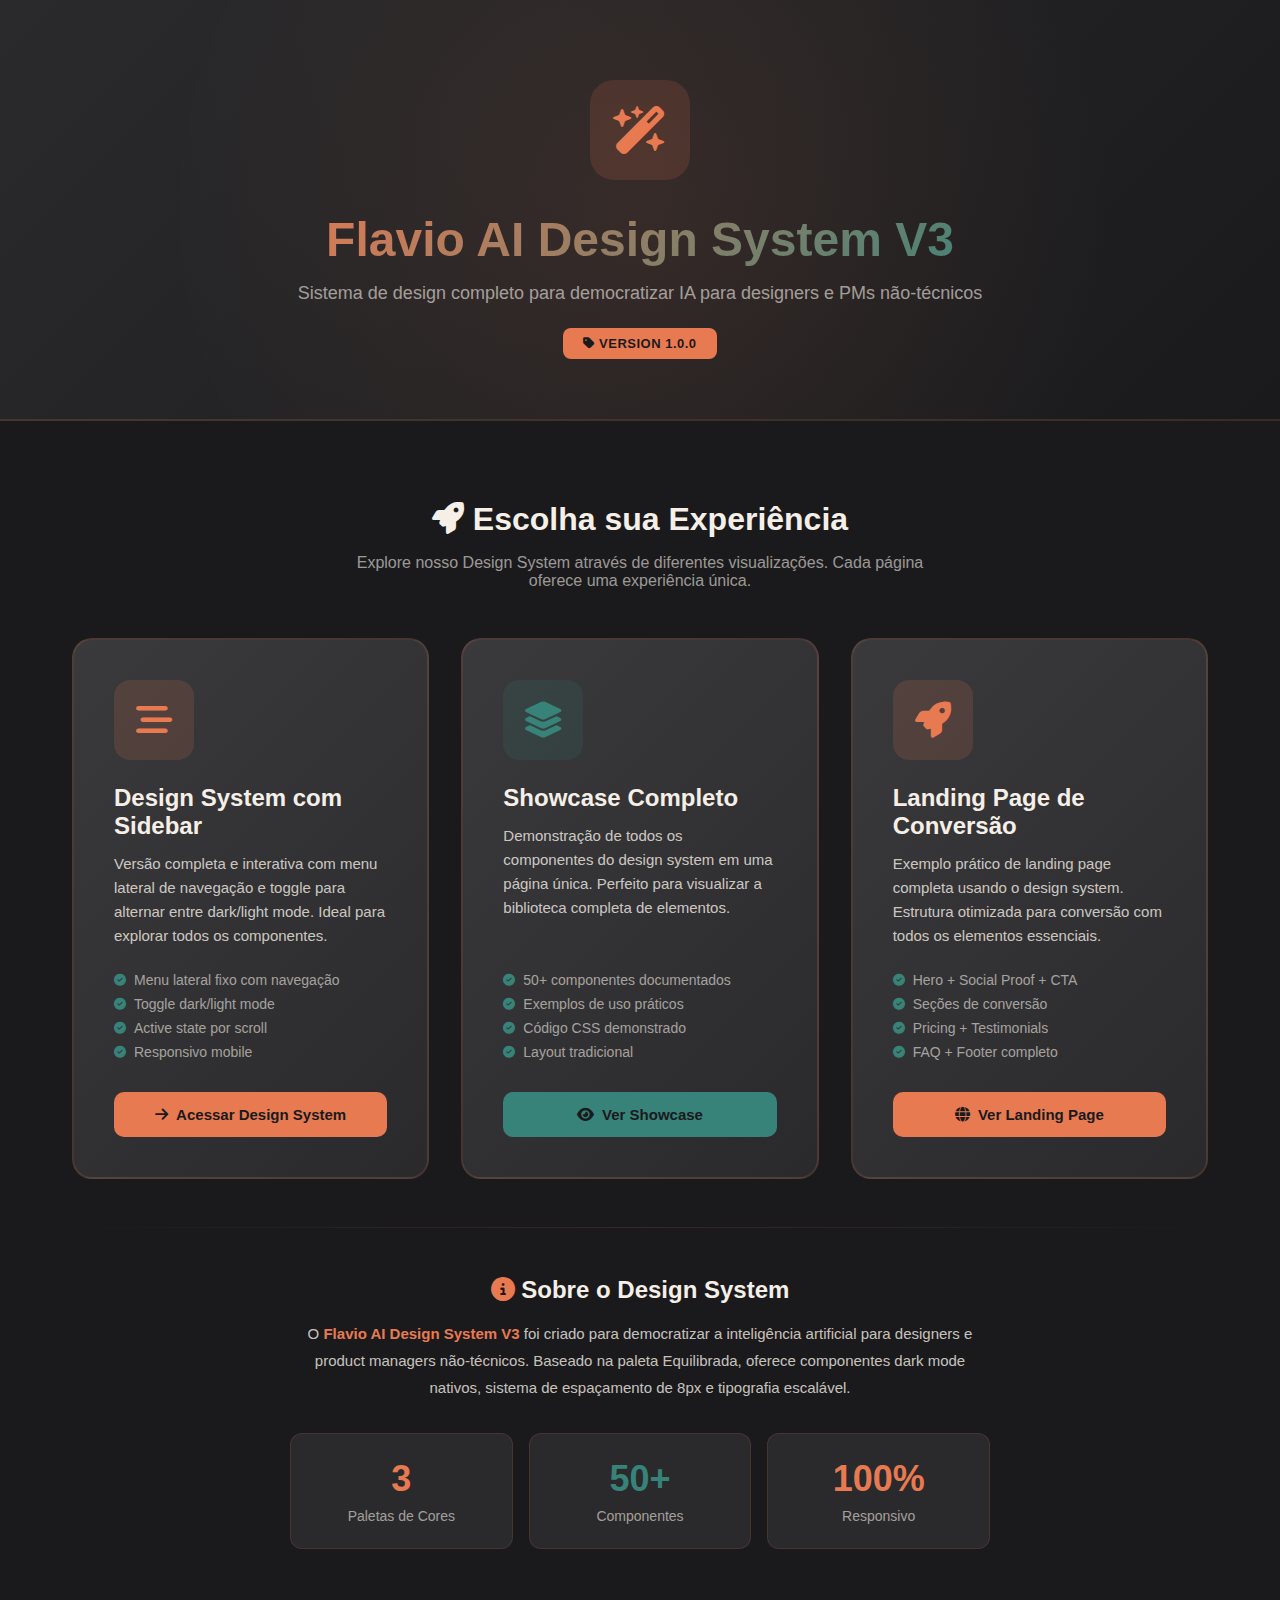
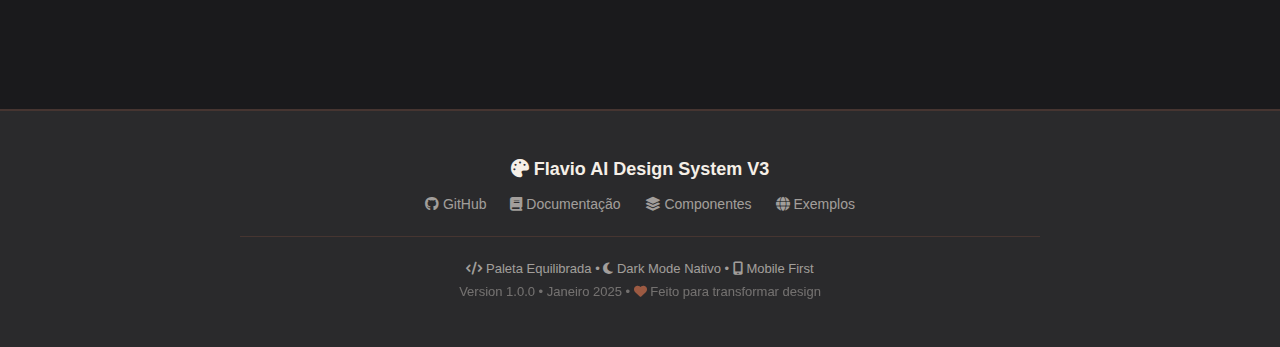
<file: index.html>
<!DOCTYPE html>
<html lang="pt-BR">
<head>
  <meta charset="UTF-8">
  <meta name="viewport" content="width=device-width, initial-scale=1.0">
  <meta name="description" content="Flavio AI Design System V3 - Sistema de design completo para democratizar IA para designers e PMs não-técnicos">
  <title>Flavio AI Design System V3 - Home</title>

  <!-- Font Awesome -->
  <link rel="stylesheet" href="https://cdnjs.cloudflare.com/ajax/libs/font-awesome/6.4.0/css/all.min.css">

  <style>
    :root {
      /* Dark Theme */
      --bg-primary: #1a1a1c;
      --bg-secondary: #2a2a2c;
      --bg-tertiary: #3A3A3C;
      --text-primary: #F5EFE7;
      --text-secondary: rgba(245,239,231,0.8);
      --text-muted: rgba(245,239,231,0.6);
      --accent-primary: #E87A52;
      --accent-secondary: #388379;
      --border-color: rgba(232,122,82,0.15);
      --shadow-color: rgba(232,122,82,0.2);
    }

    * {
      margin: 0;
      padding: 0;
      box-sizing: border-box;
    }

    body {
      font-family: -apple-system, BlinkMacSystemFont, 'Segoe UI', 'Inter', sans-serif;
      background: var(--bg-primary);
      color: var(--text-primary);
      min-height: 100vh;
    }

    /* HEADER */
    .header {
      background: linear-gradient(135deg, var(--bg-secondary) 0%, var(--bg-primary) 100%);
      padding: 80px 32px 60px;
      text-align: center;
      border-bottom: 2px solid var(--border-color);
      position: relative;
      overflow: hidden;
    }

    .header::before {
      content: '';
      position: absolute;
      top: 0;
      left: 0;
      right: 0;
      bottom: 0;
      background: radial-gradient(circle at 50% 50%, rgba(232,122,82,0.1) 0%, transparent 70%);
      pointer-events: none;
    }

    .header-content {
      position: relative;
      z-index: 1;
      max-width: 800px;
      margin: 0 auto;
    }

    .logo {
      width: 100px;
      height: 100px;
      background: rgba(232,122,82,0.15);
      border-radius: 24px;
      display: flex;
      align-items: center;
      justify-content: center;
      font-size: 48px;
      color: var(--accent-primary);
      margin: 0 auto 32px;
      animation: float 3s ease-in-out infinite;
    }

    @keyframes float {
      0%, 100% { transform: translateY(0px); }
      50% { transform: translateY(-10px); }
    }

    h1 {
      font-size: 48px;
      font-weight: 700;
      margin-bottom: 16px;
      background: linear-gradient(135deg, var(--accent-primary) 0%, var(--accent-secondary) 100%);
      -webkit-background-clip: text;
      -webkit-text-fill-color: transparent;
      background-clip: text;
    }

    .subtitle {
      font-size: 18px;
      color: var(--text-muted);
      margin-bottom: 24px;
    }

    .version-badge {
      display: inline-block;
      background: var(--accent-primary);
      color: var(--bg-primary);
      padding: 8px 20px;
      border-radius: 8px;
      font-size: 13px;
      font-weight: 700;
      text-transform: uppercase;
      letter-spacing: 0.5px;
    }

    /* CONTAINER */
    .container {
      max-width: 1200px;
      margin: 0 auto;
      padding: 80px 32px;
    }

    .section-title {
      text-align: center;
      font-size: 32px;
      font-weight: 700;
      color: var(--text-primary);
      margin-bottom: 16px;
    }

    .section-subtitle {
      text-align: center;
      font-size: 16px;
      color: var(--text-muted);
      margin-bottom: 48px;
      max-width: 600px;
      margin-left: auto;
      margin-right: auto;
    }

    /* CARDS GRID */
    .cards-grid {
      display: grid;
      grid-template-columns: repeat(auto-fit, minmax(320px, 1fr));
      gap: 32px;
      margin-bottom: 48px;
    }

    .page-card {
      background: linear-gradient(135deg, var(--bg-tertiary) 0%, var(--bg-secondary) 100%);
      border-radius: 20px;
      padding: 40px;
      border: 2px solid var(--border-color);
      transition: all 0.3s ease;
      position: relative;
      overflow: hidden;
      display: flex;
      flex-direction: column;
    }

    .page-card::before {
      content: '';
      position: absolute;
      top: 0;
      left: 0;
      width: 100%;
      height: 4px;
      background: linear-gradient(90deg, var(--accent-primary) 0%, var(--accent-secondary) 100%);
      opacity: 0;
      transition: opacity 0.3s;
    }

    .page-card:hover {
      transform: translateY(-8px);
      border-color: var(--accent-primary);
      box-shadow: 0 20px 60px var(--shadow-color);
    }

    .page-card:hover::before {
      opacity: 1;
    }

    .card-icon {
      width: 80px;
      height: 80px;
      background: rgba(232,122,82,0.15);
      border-radius: 16px;
      display: flex;
      align-items: center;
      justify-content: center;
      font-size: 36px;
      color: var(--accent-primary);
      margin-bottom: 24px;
    }

    .card-icon.secondary {
      background: rgba(56,131,121,0.15);
      color: var(--accent-secondary);
    }

    .card-title {
      font-size: 24px;
      font-weight: 700;
      color: var(--text-primary);
      margin-bottom: 12px;
    }

    .card-description {
      font-size: 15px;
      color: var(--text-secondary);
      line-height: 1.6;
      margin-bottom: 24px;
      flex: 1;
    }

    .card-features {
      list-style: none;
      margin-bottom: 24px;
    }

    .card-features li {
      display: flex;
      align-items: center;
      gap: 8px;
      font-size: 14px;
      color: var(--text-muted);
      margin-bottom: 8px;
    }

    .card-features i {
      color: var(--accent-secondary);
      font-size: 12px;
    }

    .card-button {
      display: inline-flex;
      align-items: center;
      justify-content: center;
      gap: 8px;
      padding: 14px 28px;
      background: var(--accent-primary);
      color: var(--bg-primary);
      text-decoration: none;
      border-radius: 10px;
      font-weight: 600;
      font-size: 15px;
      transition: all 0.2s;
      width: 100%;
      text-align: center;
    }

    .card-button:hover {
      background: #ff8a64;
      transform: translateY(-2px);
      box-shadow: 0 8px 20px rgba(232,122,82,0.4);
    }

    .card-button.secondary {
      background: var(--accent-secondary);
    }

    .card-button.secondary:hover {
      background: #4a9d8d;
    }

    .card-button.outline {
      background: transparent;
      color: var(--accent-primary);
      box-shadow: inset 0 0 0 2px var(--accent-primary);
    }

    .card-button.outline:hover {
      background: rgba(232,122,82,0.1);
    }

    /* FOOTER */
    .footer {
      background: var(--bg-secondary);
      padding: 48px 32px;
      text-align: center;
      border-top: 2px solid var(--border-color);
      margin-top: 80px;
    }

    .footer-content {
      max-width: 800px;
      margin: 0 auto;
    }

    .footer-title {
      font-size: 18px;
      font-weight: 700;
      color: var(--text-primary);
      margin-bottom: 16px;
    }

    .footer-links {
      display: flex;
      justify-content: center;
      gap: 24px;
      margin-bottom: 24px;
      flex-wrap: wrap;
    }

    .footer-links a {
      color: var(--text-muted);
      text-decoration: none;
      font-size: 14px;
      transition: color 0.2s;
    }

    .footer-links a:hover {
      color: var(--accent-primary);
    }

    .footer-info {
      font-size: 13px;
      color: var(--text-muted);
      margin-top: 24px;
    }

    .divider {
      height: 1px;
      background: linear-gradient(
        to right,
        transparent 0%,
        var(--border-color) 50%,
        transparent 100%
      );
      margin: 48px 0;
    }

    /* RESPONSIVE */
    @media (max-width: 768px) {
      .header {
        padding: 60px 24px 40px;
      }

      h1 {
        font-size: 36px;
      }

      .container {
        padding: 60px 24px;
      }

      .cards-grid {
        grid-template-columns: 1fr;
        gap: 24px;
      }

      .section-title {
        font-size: 28px;
      }
    }
  </style>
</head>
<body>

  <!-- HEADER -->
  <div class="header">
    <div class="header-content">
      <div class="logo">
        <i class="fa-solid fa-wand-magic-sparkles"></i>
      </div>
      <h1>Flavio AI Design System V3</h1>
      <p class="subtitle">
        Sistema de design completo para democratizar IA para designers e PMs não-técnicos
      </p>
      <span class="version-badge">
        <i class="fa-solid fa-tag"></i> Version 1.0.0
      </span>
    </div>
  </div>

  <!-- MAIN CONTENT -->
  <div class="container">

    <h2 class="section-title">
      <i class="fa-solid fa-rocket"></i> Escolha sua Experiência
    </h2>
    <p class="section-subtitle">
      Explore nosso Design System através de diferentes visualizações. Cada página oferece uma experiência única.
    </p>

    <!-- CARDS GRID -->
    <div class="cards-grid">

      <!-- CARD 1: Design System com Sidebar -->
      <div class="page-card">
        <div class="card-icon">
          <i class="fa-solid fa-bars-staggered"></i>
        </div>
        <h3 class="card-title">Design System com Sidebar</h3>
        <p class="card-description">
          Versão completa e interativa com menu lateral de navegação e toggle para alternar entre dark/light mode. Ideal para explorar todos os componentes.
        </p>
        <ul class="card-features">
          <li><i class="fa-solid fa-check-circle"></i> Menu lateral fixo com navegação</li>
          <li><i class="fa-solid fa-check-circle"></i> Toggle dark/light mode</li>
          <li><i class="fa-solid fa-check-circle"></i> Active state por scroll</li>
          <li><i class="fa-solid fa-check-circle"></i> Responsivo mobile</li>
        </ul>
        <a href="examples/design-system-with-sidebar.html" class="card-button">
          <i class="fa-solid fa-arrow-right"></i>
          Acessar Design System
        </a>
      </div>

      <!-- CARD 2: Showcase Completo -->
      <div class="page-card">
        <div class="card-icon secondary">
          <i class="fa-solid fa-layer-group"></i>
        </div>
        <h3 class="card-title">Showcase Completo</h3>
        <p class="card-description">
          Demonstração de todos os componentes do design system em uma página única. Perfeito para visualizar a biblioteca completa de elementos.
        </p>
        <ul class="card-features">
          <li><i class="fa-solid fa-check-circle"></i> 50+ componentes documentados</li>
          <li><i class="fa-solid fa-check-circle"></i> Exemplos de uso práticos</li>
          <li><i class="fa-solid fa-check-circle"></i> Código CSS demonstrado</li>
          <li><i class="fa-solid fa-check-circle"></i> Layout tradicional</li>
        </ul>
        <a href="examples/showcase.html" class="card-button secondary">
          <i class="fa-solid fa-eye"></i>
          Ver Showcase
        </a>
      </div>

      <!-- CARD 3: Landing Page Exemplo -->
      <div class="page-card">
        <div class="card-icon">
          <i class="fa-solid fa-rocket"></i>
        </div>
        <h3 class="card-title">Landing Page de Conversão</h3>
        <p class="card-description">
          Exemplo prático de landing page completa usando o design system. Estrutura otimizada para conversão com todos os elementos essenciais.
        </p>
        <ul class="card-features">
          <li><i class="fa-solid fa-check-circle"></i> Hero + Social Proof + CTA</li>
          <li><i class="fa-solid fa-check-circle"></i> Seções de conversão</li>
          <li><i class="fa-solid fa-check-circle"></i> Pricing + Testimonials</li>
          <li><i class="fa-solid fa-check-circle"></i> FAQ + Footer completo</li>
        </ul>
        <a href="examples/landing-page.html" class="card-button">
          <i class="fa-solid fa-globe"></i>
          Ver Landing Page
        </a>
      </div>

    </div>

    <div class="divider"></div>

    <!-- INFO SECTION -->
    <div style="text-align: center; max-width: 700px; margin: 0 auto;">
      <h3 style="font-size: 24px; color: var(--text-primary); margin-bottom: 16px;">
        <i class="fa-solid fa-info-circle" style="color: var(--accent-primary);"></i>
        Sobre o Design System
      </h3>
      <p style="font-size: 15px; color: var(--text-secondary); line-height: 1.8; margin-bottom: 24px;">
        O <strong style="color: var(--accent-primary);">Flavio AI Design System V3</strong> foi criado para democratizar a inteligência artificial para designers e product managers não-técnicos. Baseado na paleta Equilibrada, oferece componentes dark mode nativos, sistema de espaçamento de 8px e tipografia escalável.
      </p>

      <div style="display: flex; gap: 16px; justify-content: center; flex-wrap: wrap; margin-top: 32px;">
        <div style="flex: 1; min-width: 200px; background: var(--bg-secondary); padding: 24px; border-radius: 12px; border: 1px solid var(--border-color);">
          <div style="font-size: 36px; font-weight: 700; color: var(--accent-primary); margin-bottom: 8px;">3</div>
          <div style="font-size: 14px; color: var(--text-muted);">Paletas de Cores</div>
        </div>
        <div style="flex: 1; min-width: 200px; background: var(--bg-secondary); padding: 24px; border-radius: 12px; border: 1px solid var(--border-color);">
          <div style="font-size: 36px; font-weight: 700; color: var(--accent-secondary); margin-bottom: 8px;">50+</div>
          <div style="font-size: 14px; color: var(--text-muted);">Componentes</div>
        </div>
        <div style="flex: 1; min-width: 200px; background: var(--bg-secondary); padding: 24px; border-radius: 12px; border: 1px solid var(--border-color);">
          <div style="font-size: 36px; font-weight: 700; color: var(--accent-primary); margin-bottom: 8px;">100%</div>
          <div style="font-size: 14px; color: var(--text-muted);">Responsivo</div>
        </div>
      </div>
    </div>

  </div>

  <!-- FOOTER -->
  <div class="footer">
    <div class="footer-content">
      <div class="footer-title">
        <i class="fa-solid fa-palette"></i> Flavio AI Design System V3
      </div>

      <div class="footer-links">
        <a href="https://github.com/flaviohcfreitas/brand" target="_blank">
          <i class="fa-brands fa-github"></i> GitHub
        </a>
        <a href="examples/design-system-with-sidebar.html">
          <i class="fa-solid fa-book"></i> Documentação
        </a>
        <a href="examples/showcase.html">
          <i class="fa-solid fa-layer-group"></i> Componentes
        </a>
        <a href="examples/landing-page.html">
          <i class="fa-solid fa-globe"></i> Exemplos
        </a>
      </div>

      <div style="height: 1px; background: var(--border-color); margin: 24px 0;"></div>

      <div class="footer-info">
        <p style="margin-bottom: 8px;">
          <i class="fa-solid fa-code"></i> Paleta Equilibrada •
          <i class="fa-solid fa-moon"></i> Dark Mode Nativo •
          <i class="fa-solid fa-mobile-screen"></i> Mobile First
        </p>
        <p style="opacity: 0.6;">
          Version 1.0.0 • Janeiro 2025 •
          <i class="fa-solid fa-heart" style="color: var(--accent-primary);"></i>
          Feito para transformar design
        </p>
      </div>
    </div>
  </div>

</body>
</html>
</file>
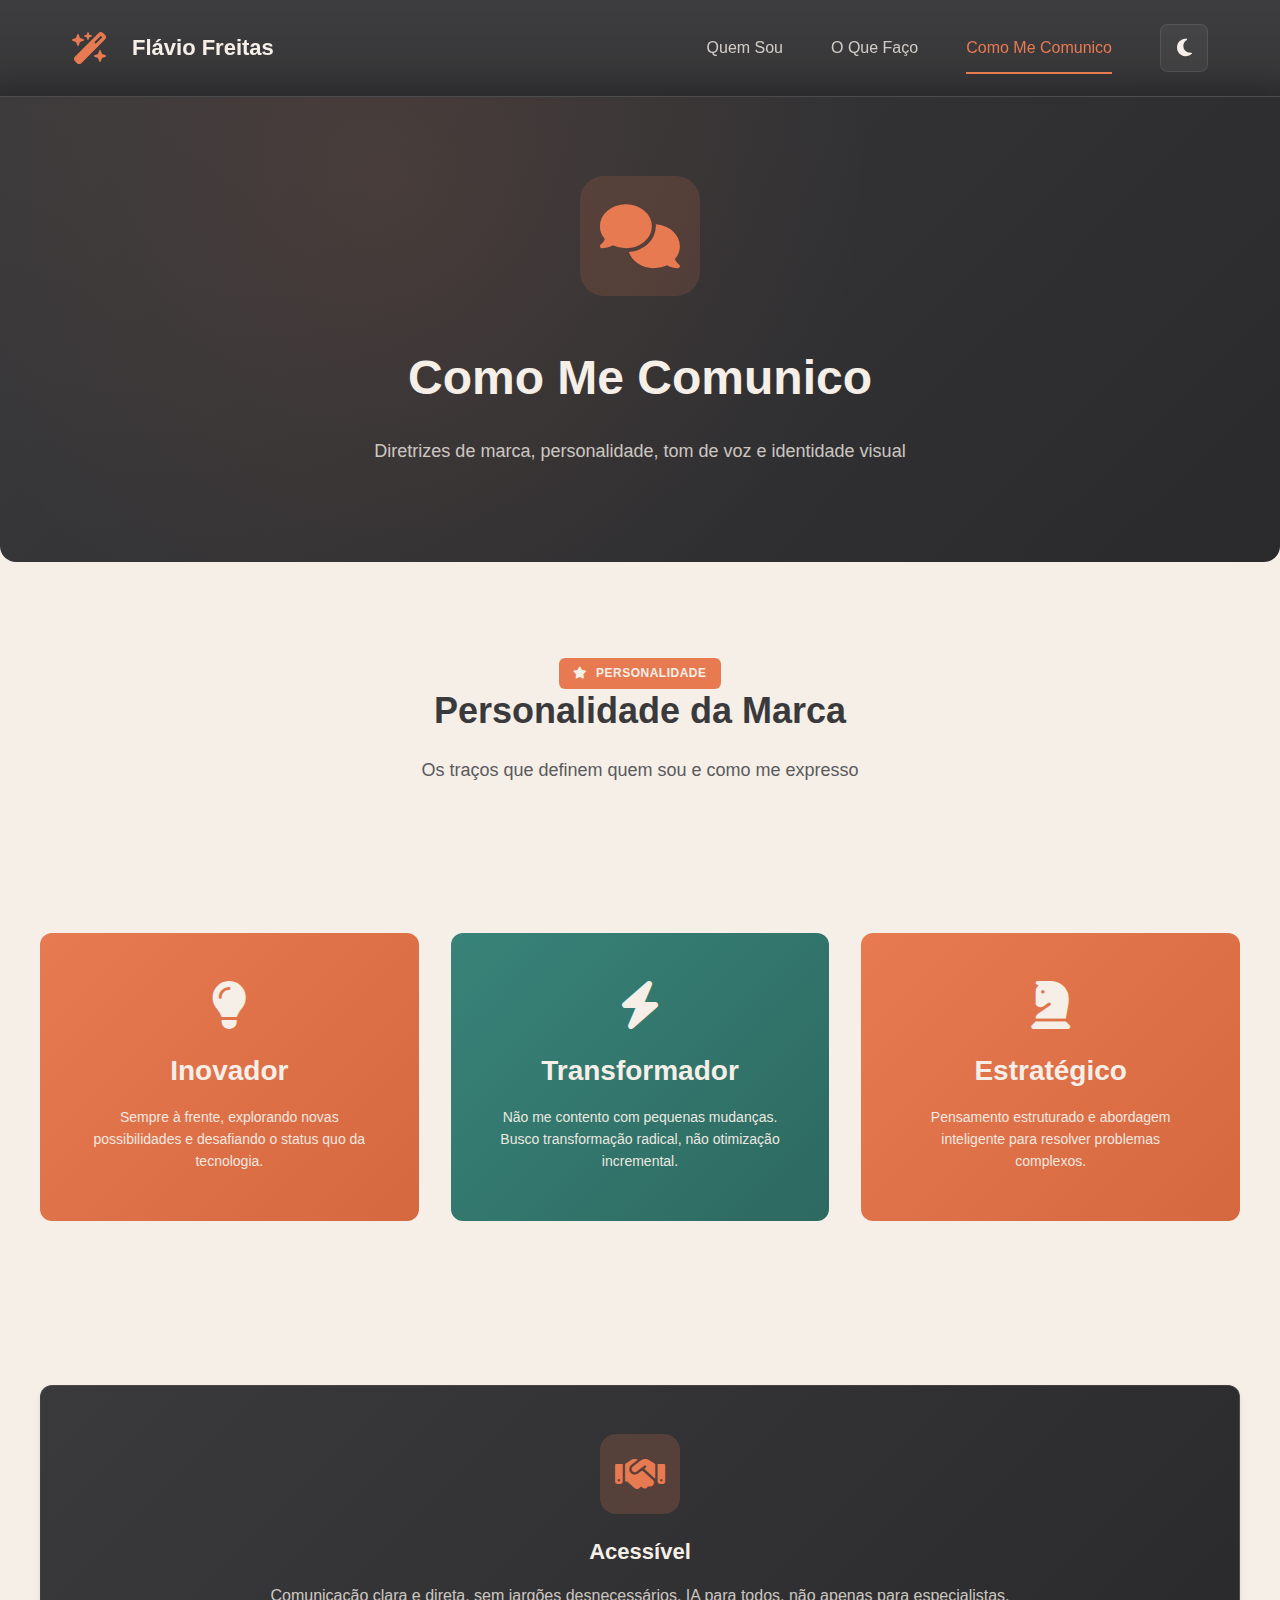
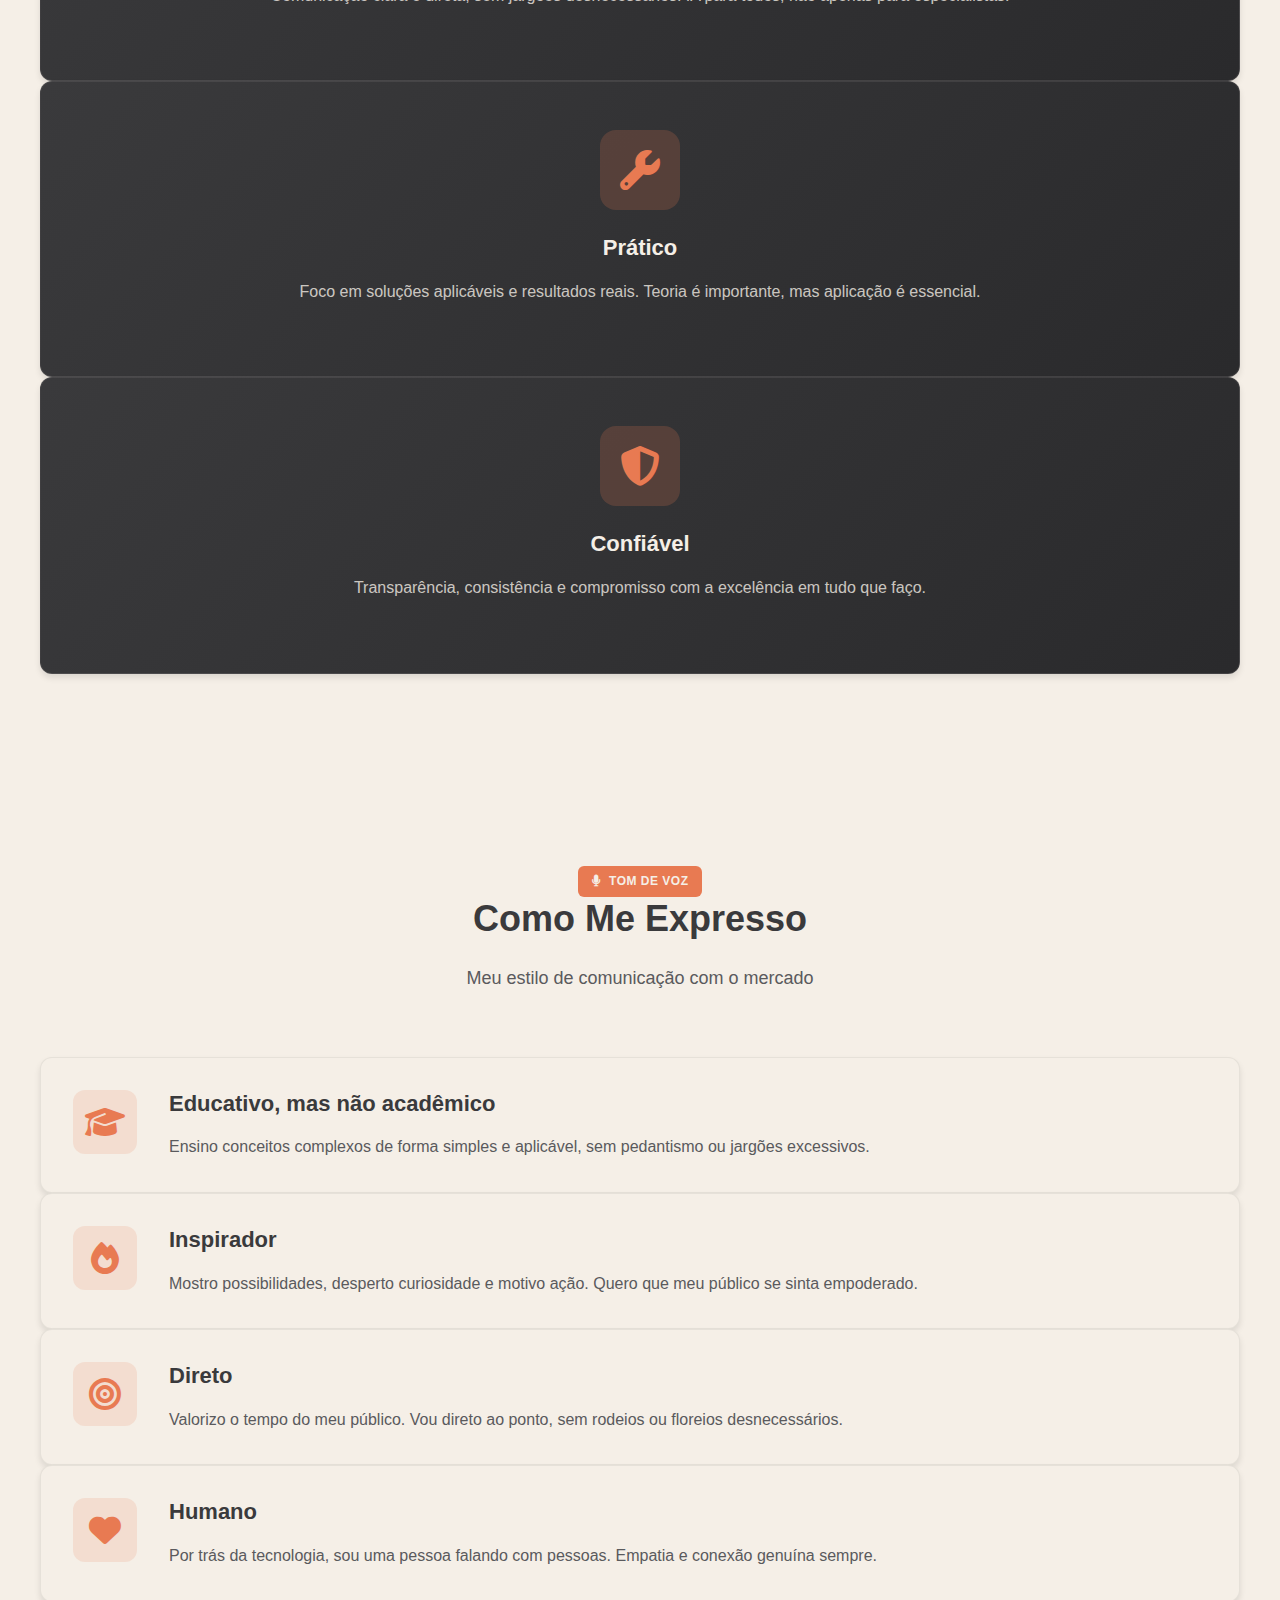
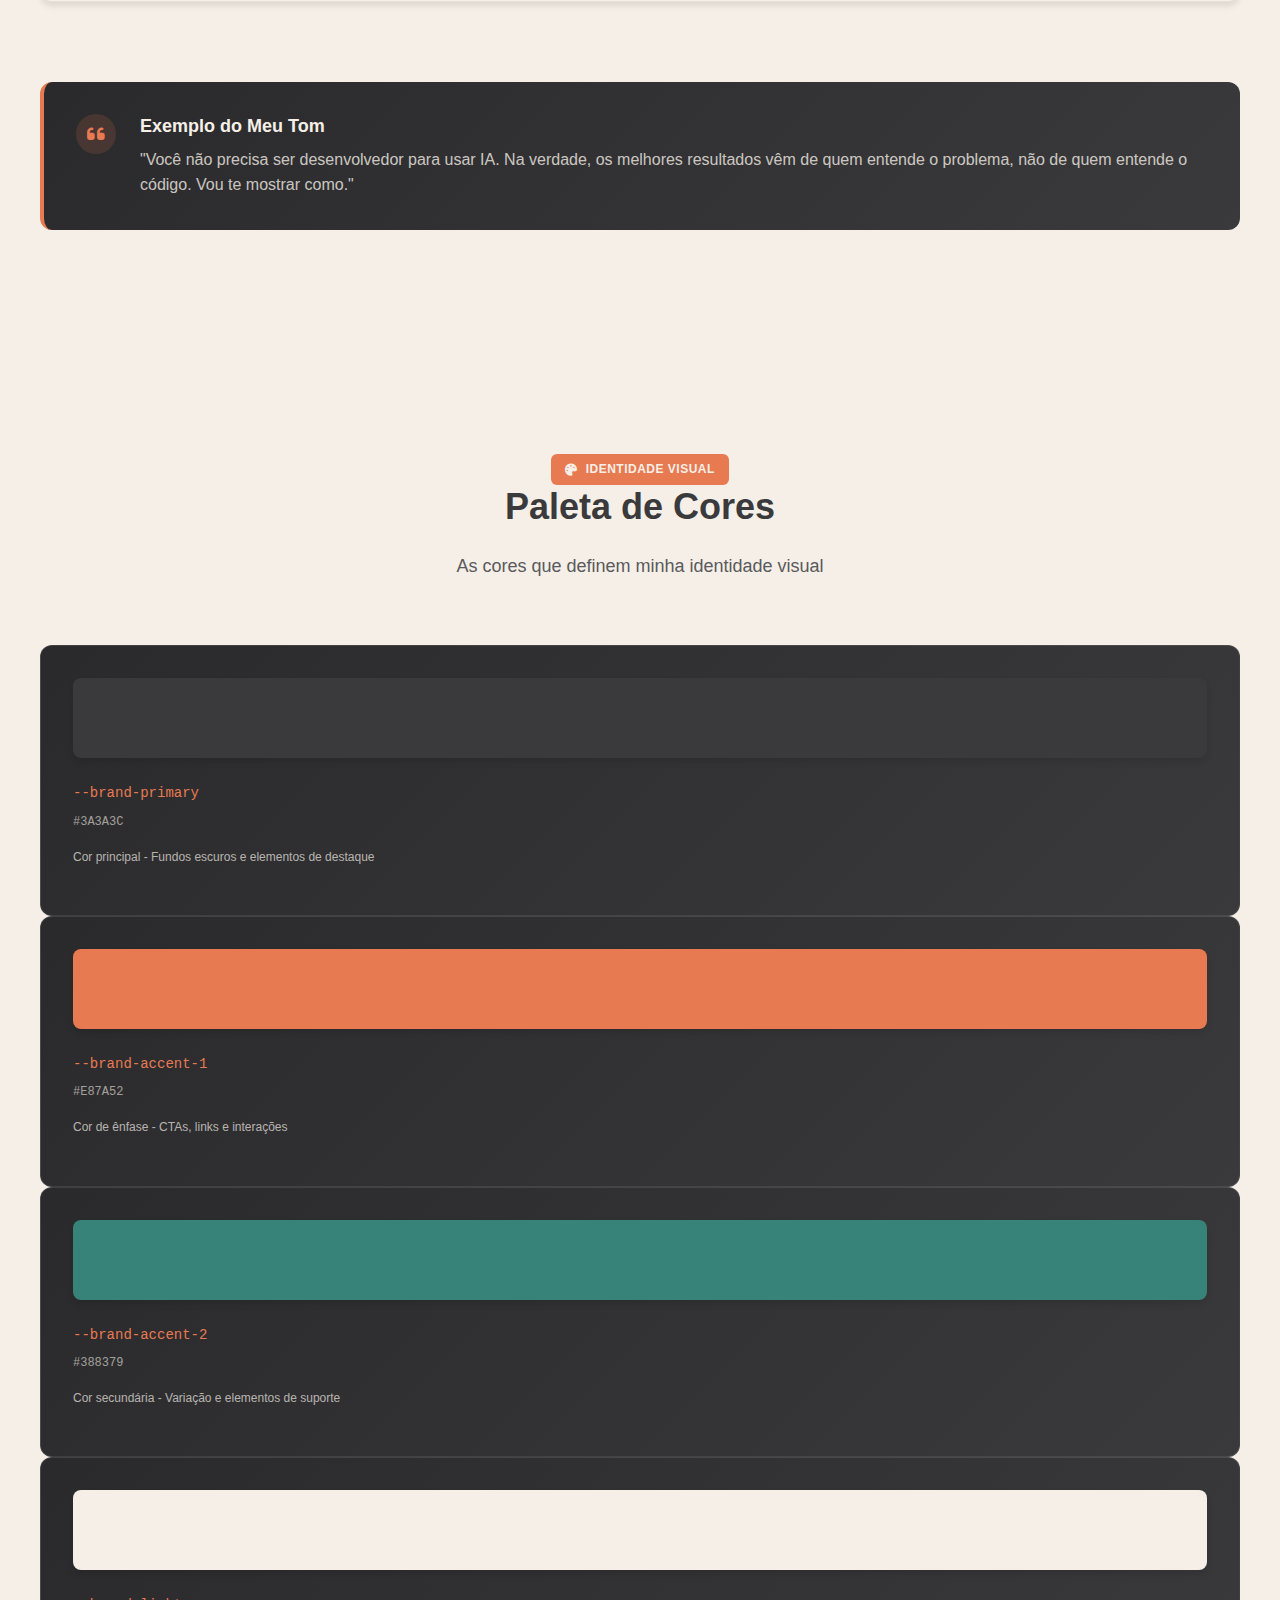
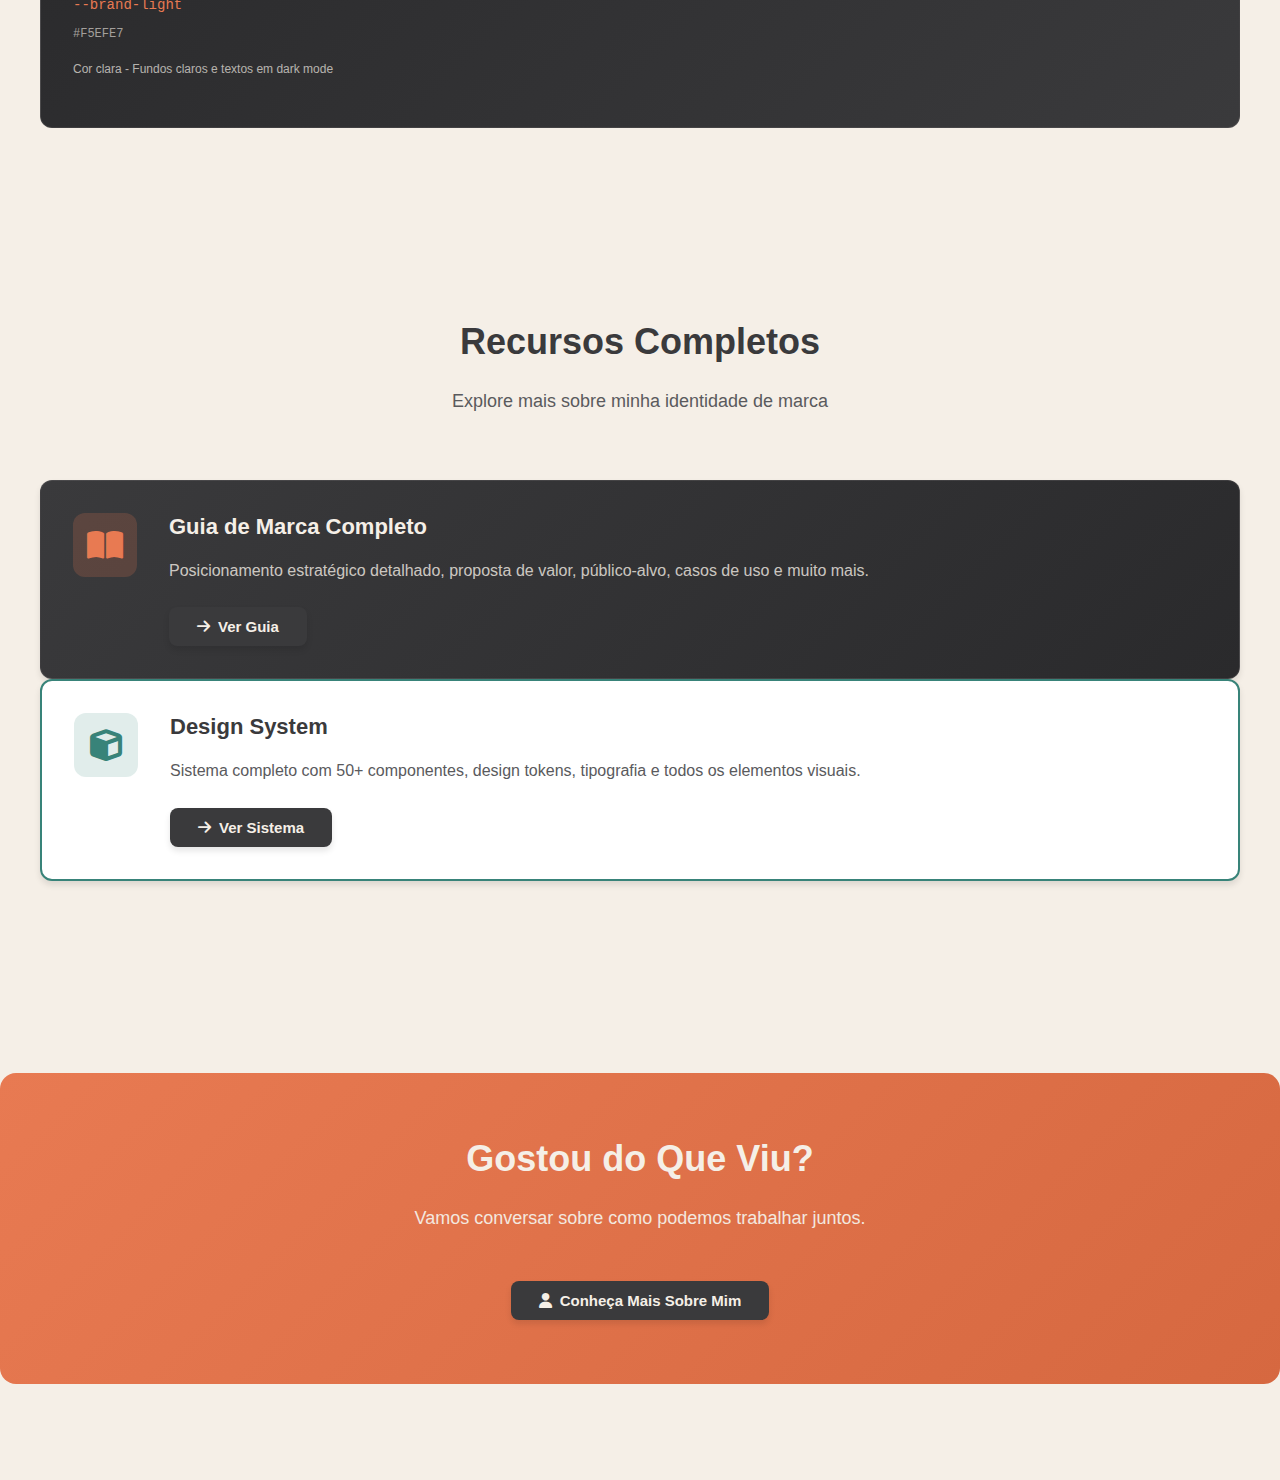
<file: como-me-comunico.html>
<!DOCTYPE html>
<html lang="pt-BR">
<head>
  <meta charset="UTF-8">
  <meta name="viewport" content="width=device-width, initial-scale=1.0">
  <title>Como Me Comunico - Flávio Freitas</title>
  <link rel="stylesheet" href="src/css/flavio-ai-design-system.css">
  <link rel="stylesheet" href="https://cdnjs.cloudflare.com/ajax/libs/font-awesome/6.4.0/css/all.min.css">
  <style>
    .main-header { position: fixed; top: 0; left: 0; right: 0; z-index: 1000; background: linear-gradient(180deg, rgba(58, 58, 60, 0.98) 0%, rgba(42, 42, 44, 0.95) 100%); backdrop-filter: blur(10px); border-bottom: 1px solid rgba(245, 239, 231, 0.1); padding: var(--space-md) 0; }
    body.light-mode .main-header { background: linear-gradient(180deg, rgba(245, 239, 231, 0.98) 0%, rgba(255, 255, 255, 0.95) 100%); border-bottom: 1px solid rgba(58, 58, 60, 0.1); }
    .header-container { max-width: 1200px; margin: 0 auto; padding: 0 var(--space-lg); display: flex; justify-content: space-between; align-items: center; }
    .header-logo { display: flex; align-items: center; gap: var(--space-md); text-decoration: none; color: var(--brand-light); font-size: var(--text-xl); font-weight: var(--font-bold); }
    body.light-mode .header-logo { color: var(--brand-primary); }
    .header-logo i { color: var(--brand-accent-1); font-size: 32px; }
    .main-nav ul { display: flex; list-style: none; gap: var(--space-xl); margin: 0; padding: 0; align-items: center; }
    .main-nav a { color: rgba(245, 239, 231, 0.8); text-decoration: none; font-weight: var(--font-medium); transition: all var(--transition-fast); padding: var(--space-sm) 0; border-bottom: 2px solid transparent; }
    body.light-mode .main-nav a { color: var(--brand-surface); }
    .main-nav a:hover, .main-nav a.active { color: var(--brand-accent-1); border-bottom-color: var(--brand-accent-1); }
    .header-toggle { width: 48px; height: 48px; background: rgba(245, 239, 231, 0.05); border: 1px solid rgba(245, 239, 231, 0.1); border-radius: var(--radius-md); cursor: pointer; display: flex; align-items: center; justify-content: center; transition: all var(--transition-base); }
    body.light-mode .header-toggle { background: rgba(58, 58, 60, 0.05); border: 1px solid rgba(58, 58, 60, 0.1); }
    .header-toggle:hover { background: var(--brand-accent-1); }
    .toggle-icon { font-size: 20px; }
    .toggle-icon.moon { color: var(--brand-light); }
    body.light-mode .toggle-icon.moon { display: none; }
    .toggle-icon.sun { color: var(--brand-primary); display: none; }
    body.light-mode .toggle-icon.sun { display: block; }
    .main-content { padding-top: 80px; min-height: 100vh; }
    body.light-mode { background-color: var(--brand-light); color: var(--brand-primary); }
    .section { padding: var(--space-3xl) var(--space-lg); }
    .section-container { max-width: 1200px; margin: 0 auto; }
    .personality-grid { display: grid; grid-template-columns: repeat(auto-fit, minmax(250px, 1fr)); gap: var(--space-lg); margin: var(--space-xl) 0; }
    .personality-card { background: linear-gradient(135deg, var(--brand-accent-1) 0%, #d66840 100%); padding: var(--space-xl); border-radius: var(--radius-lg); color: var(--brand-light); text-align: center; transition: all var(--transition-base); }
    .personality-card:hover { transform: translateY(-4px) scale(1.02); box-shadow: 0 12px 32px rgba(232, 122, 82, 0.3); }
    .personality-card.secondary { background: linear-gradient(135deg, var(--brand-accent-2) 0%, #2d6960 100%); }
    .personality-card i { font-size: 48px; margin-bottom: var(--space-md); }
    .personality-card h3 { color: var(--brand-light); margin-bottom: var(--space-sm); }
    .personality-card p { color: var(--brand-light); opacity: 0.95; font-size: var(--text-sm); margin: 0; }
    .color-swatch { width: 100%; height: 80px; border-radius: var(--radius-md); margin-bottom: var(--space-md); box-shadow: var(--shadow-md); }
    .token-card { background: linear-gradient(135deg, #2a2a2c 0%, var(--brand-primary) 100%); padding: var(--space-lg); border-radius: var(--radius-lg); border: 1px solid rgba(245, 239, 231, 0.1); transition: all var(--transition-base); }
    body.light-mode .token-card { background: white; border: 1px solid rgba(58, 58, 60, 0.15); }
    .token-card:hover { transform: translateY(-4px); box-shadow: var(--shadow-xl); }
    .token-name { font-family: 'Courier New', monospace; font-size: var(--text-sm); color: var(--brand-accent-1); margin-bottom: var(--space-xs); }
    .token-value { font-family: 'Courier New', monospace; font-size: var(--text-xs); color: rgba(245, 239, 231, 0.6); }
    body.light-mode .token-value { color: var(--brand-surface); }
    @media (max-width: 768px) { .main-nav { display: none; } }
  </style>
</head>
<body>
  <header class="main-header">
    <div class="header-container">
      <a href="index.html" class="header-logo">
        <i class="fa-solid fa-wand-magic-sparkles"></i>
        <span>Flávio Freitas</span>
      </a>
      <nav class="main-nav">
        <ul>
          <li><a href="quem-sou.html">Quem Sou</a></li>
          <li><a href="o-que-faco.html">O Que Faço</a></li>
          <li><a href="como-me-comunico.html" class="active">Como Me Comunico</a></li>
          <li>
            <button class="header-toggle" onclick="toggleTheme()">
              <i class="fa-solid fa-moon toggle-icon moon"></i>
              <i class="fa-solid fa-sun toggle-icon sun"></i>
            </button>
          </li>
        </ul>
      </nav>
    </div>
  </header>

  <main class="main-content">
    <section class="hero-dark">
      <div class="hero-content">
        <div class="hero-icon"><i class="fa-solid fa-comments"></i></div>
        <h1>Como Me Comunico</h1>
        <p>Diretrizes de marca, personalidade, tom de voz e identidade visual</p>
      </div>
    </section>

    <!-- Personalidade -->
    <section class="section">
      <div class="section-container">
        <div class="section-header">
          <span class="badge badge-primary"><i class="fa-solid fa-star"></i> Personalidade</span>
          <h2>Personalidade da Marca</h2>
          <p>Os traços que definem quem sou e como me expresso</p>
        </div>

        <h3 style="color: var(--brand-light); margin-bottom: var(--space-lg);">Traços Primários</h3>
        <div class="personality-grid">
          <div class="personality-card">
            <i class="fa-solid fa-lightbulb"></i>
            <h3>Inovador</h3>
            <p>Sempre à frente, explorando novas possibilidades e desafiando o status quo da tecnologia.</p>
          </div>

          <div class="personality-card secondary">
            <i class="fa-solid fa-bolt"></i>
            <h3>Transformador</h3>
            <p>Não me contento com pequenas mudanças. Busco transformação radical, não otimização incremental.</p>
          </div>

          <div class="personality-card">
            <i class="fa-solid fa-chess-knight"></i>
            <h3>Estratégico</h3>
            <p>Pensamento estruturado e abordagem inteligente para resolver problemas complexos.</p>
          </div>
        </div>

        <div style="height: var(--space-xl);"></div>

        <h3 style="color: var(--brand-light); margin-bottom: var(--space-lg);">Características Complementares</h3>
        <div class="cards-grid-3">
          <div class="card-vertical dark">
            <div class="card-icon"><i class="fa-solid fa-handshake"></i></div>
            <h3 class="card-title">Acessível</h3>
            <p class="card-text">Comunicação clara e direta, sem jargões desnecessários. IA para todos, não apenas para especialistas.</p>
          </div>

          <div class="card-vertical dark">
            <div class="card-icon"><i class="fa-solid fa-wrench"></i></div>
            <h3 class="card-title">Prático</h3>
            <p class="card-text">Foco em soluções aplicáveis e resultados reais. Teoria é importante, mas aplicação é essencial.</p>
          </div>

          <div class="card-vertical dark">
            <div class="card-icon"><i class="fa-solid fa-shield-halved"></i></div>
            <h3 class="card-title">Confiável</h3>
            <p class="card-text">Transparência, consistência e compromisso com a excelência em tudo que faço.</p>
          </div>
        </div>
      </div>
    </section>

    <div class="divider-dark"></div>

    <!-- Tom de Voz -->
    <section class="section">
      <div class="section-container">
        <div class="section-header">
          <span class="badge badge-primary"><i class="fa-solid fa-microphone"></i> Tom de Voz</span>
          <h2>Como Me Expresso</h2>
          <p>Meu estilo de comunicação com o mercado</p>
        </div>

        <div class="cards-grid-2">
          <div class="card-horizontal light">
            <div class="card-icon"><i class="fa-solid fa-graduation-cap"></i></div>
            <div class="card-content">
              <h3 class="card-title">Educativo, mas não acadêmico</h3>
              <p class="card-text">Ensino conceitos complexos de forma simples e aplicável, sem pedantismo ou jargões excessivos.</p>
            </div>
          </div>

          <div class="card-horizontal light">
            <div class="card-icon"><i class="fa-solid fa-fire"></i></div>
            <div class="card-content">
              <h3 class="card-title">Inspirador</h3>
              <p class="card-text">Mostro possibilidades, desperto curiosidade e motivo ação. Quero que meu público se sinta empoderado.</p>
            </div>
          </div>

          <div class="card-horizontal light">
            <div class="card-icon"><i class="fa-solid fa-bullseye"></i></div>
            <div class="card-content">
              <h3 class="card-title">Direto</h3>
              <p class="card-text">Valorizo o tempo do meu público. Vou direto ao ponto, sem rodeios ou floreios desnecessários.</p>
            </div>
          </div>

          <div class="card-horizontal light">
            <div class="card-icon"><i class="fa-solid fa-heart"></i></div>
            <div class="card-content">
              <h3 class="card-title">Humano</h3>
              <p class="card-text">Por trás da tecnologia, sou uma pessoa falando com pessoas. Empatia e conexão genuína sempre.</p>
            </div>
          </div>
        </div>

        <div style="height: var(--space-xl);"></div>

        <div class="alert-dark">
          <div class="alert-icon"><i class="fa-solid fa-quote-left"></i></div>
          <div class="alert-content">
            <h4>Exemplo do Meu Tom</h4>
            <p>"Você não precisa ser desenvolvedor para usar IA. Na verdade, os melhores resultados vêm de quem entende o problema, não de quem entende o código. Vou te mostrar como."</p>
          </div>
        </div>
      </div>
    </section>

    <div class="divider-dark"></div>

    <!-- Identidade Visual -->
    <section class="section">
      <div class="section-container">
        <div class="section-header">
          <span class="badge badge-primary"><i class="fa-solid fa-palette"></i> Identidade Visual</span>
          <h2>Paleta de Cores</h2>
          <p>As cores que definem minha identidade visual</p>
        </div>

        <div class="cards-grid-3" style="grid-template-columns: repeat(auto-fit, minmax(200px, 1fr));">
          <div class="token-card">
            <div class="color-swatch" style="background-color: #3A3A3C;"></div>
            <div class="token-name">--brand-primary</div>
            <div class="token-value">#3A3A3C</div>
            <p style="color: rgba(245, 239, 231, 0.7); font-size: var(--text-xs); margin-top: var(--space-sm);">Cor principal - Fundos escuros e elementos de destaque</p>
          </div>

          <div class="token-card">
            <div class="color-swatch" style="background-color: #E87A52;"></div>
            <div class="token-name">--brand-accent-1</div>
            <div class="token-value">#E87A52</div>
            <p style="color: rgba(245, 239, 231, 0.7); font-size: var(--text-xs); margin-top: var(--space-sm);">Cor de ênfase - CTAs, links e interações</p>
          </div>

          <div class="token-card">
            <div class="color-swatch" style="background-color: #388379;"></div>
            <div class="token-name">--brand-accent-2</div>
            <div class="token-value">#388379</div>
            <p style="color: rgba(245, 239, 231, 0.7); font-size: var(--text-xs); margin-top: var(--space-sm);">Cor secundária - Variação e elementos de suporte</p>
          </div>

          <div class="token-card">
            <div class="color-swatch" style="background-color: #F5EFE7;"></div>
            <div class="token-name">--brand-light</div>
            <div class="token-value">#F5EFE7</div>
            <p style="color: rgba(245, 239, 231, 0.7); font-size: var(--text-xs); margin-top: var(--space-sm);">Cor clara - Fundos claros e textos em dark mode</p>
          </div>
        </div>
      </div>
    </section>

    <div class="divider-dark"></div>

    <!-- Recursos -->
    <section class="section">
      <div class="section-container">
        <div class="section-header">
          <h2>Recursos Completos</h2>
          <p>Explore mais sobre minha identidade de marca</p>
        </div>

        <div class="cards-grid-2">
          <div class="card-horizontal dark">
            <div class="card-icon"><i class="fa-solid fa-book-open"></i></div>
            <div class="card-content">
              <h3 class="card-title">Guia de Marca Completo</h3>
              <p class="card-text">Posicionamento estratégico detalhado, proposta de valor, público-alvo, casos de uso e muito mais.</p>
              <div class="card-actions">
                <a href="examples/guia-de-marca.html" class="btn btn-dark">
                  <i class="fa-solid fa-arrow-right"></i> Ver Guia
                </a>
              </div>
            </div>
          </div>

          <div class="card-horizontal accent">
            <div class="card-icon"><i class="fa-solid fa-cube"></i></div>
            <div class="card-content">
              <h3 class="card-title">Design System</h3>
              <p class="card-text">Sistema completo com 50+ componentes, design tokens, tipografia e todos os elementos visuais.</p>
              <div class="card-actions">
                <a href="examples/design-system-with-sidebar.html" class="btn btn-dark">
                  <i class="fa-solid fa-arrow-right"></i> Ver Sistema
                </a>
              </div>
            </div>
          </div>
        </div>
      </div>
    </section>

    <section class="cta-block">
      <h2>Gostou do Que Viu?</h2>
      <p>Vamos conversar sobre como podemos trabalhar juntos.</p>
      <div class="card-actions" style="justify-content: center;">
        <a href="quem-sou.html" class="btn btn-dark btn-lg">
          <i class="fa-solid fa-user"></i> Conheça Mais Sobre Mim
        </a>
      </div>
    </section>
  </main>

  <script>
    function toggleTheme() {
      document.body.classList.toggle('light-mode');
      localStorage.setItem('theme', document.body.classList.contains('light-mode') ? 'light' : 'dark');
    }
    window.addEventListener('DOMContentLoaded', () => {
      if (localStorage.getItem('theme') === 'light') document.body.classList.add('light-mode');
    });
  </script>
</body>
</html>
</file>
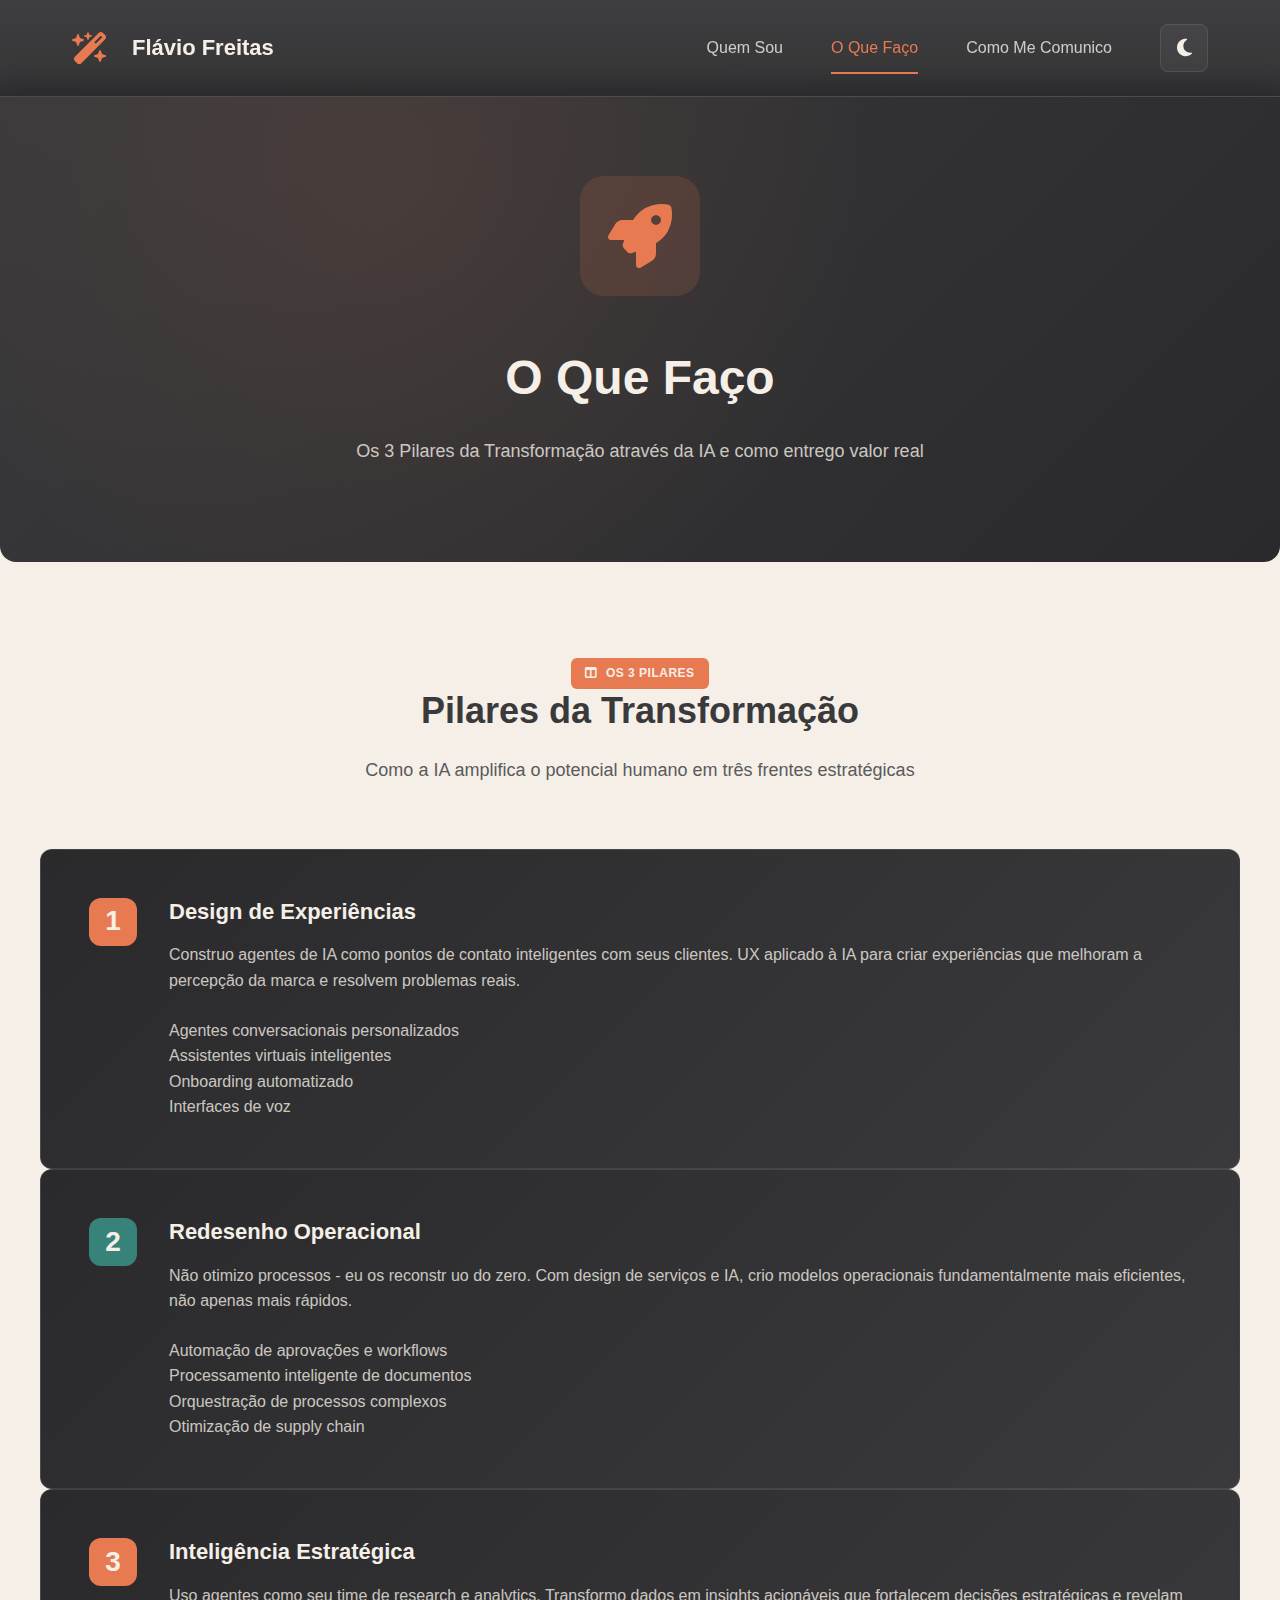
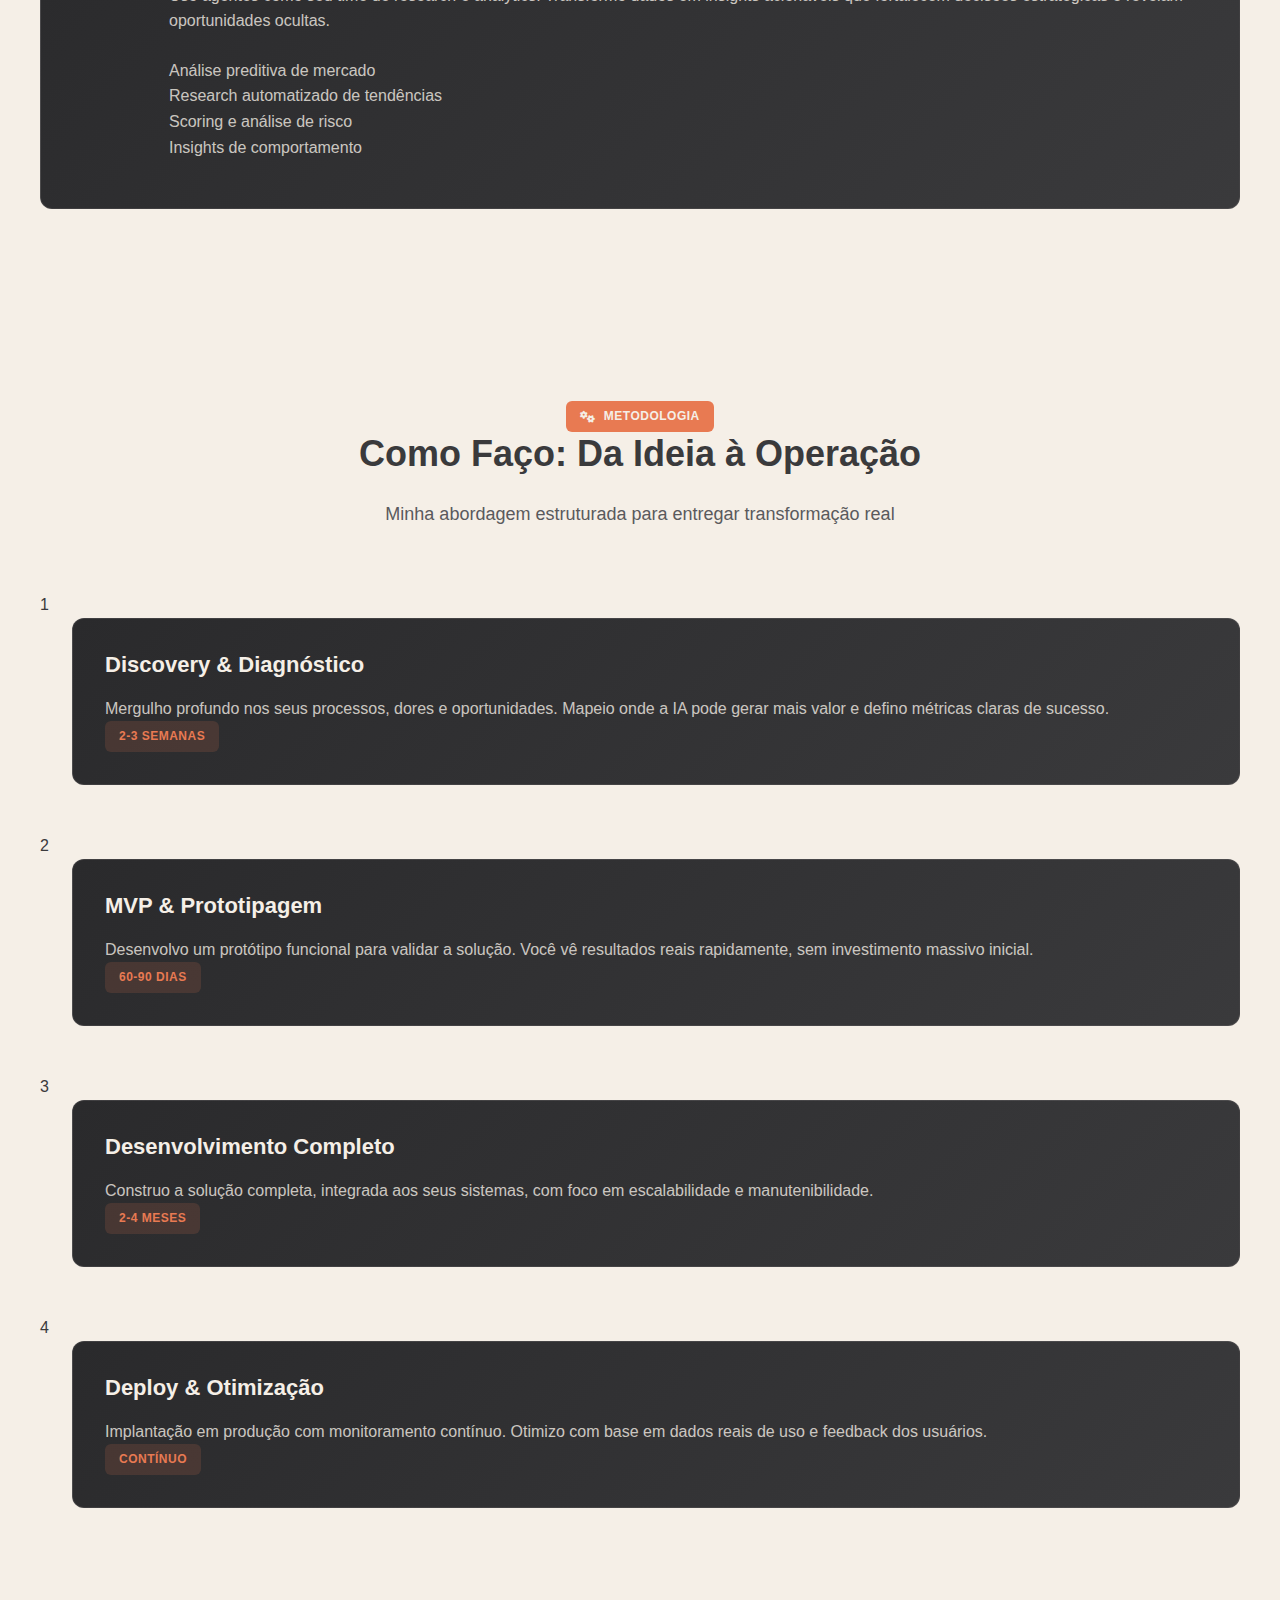
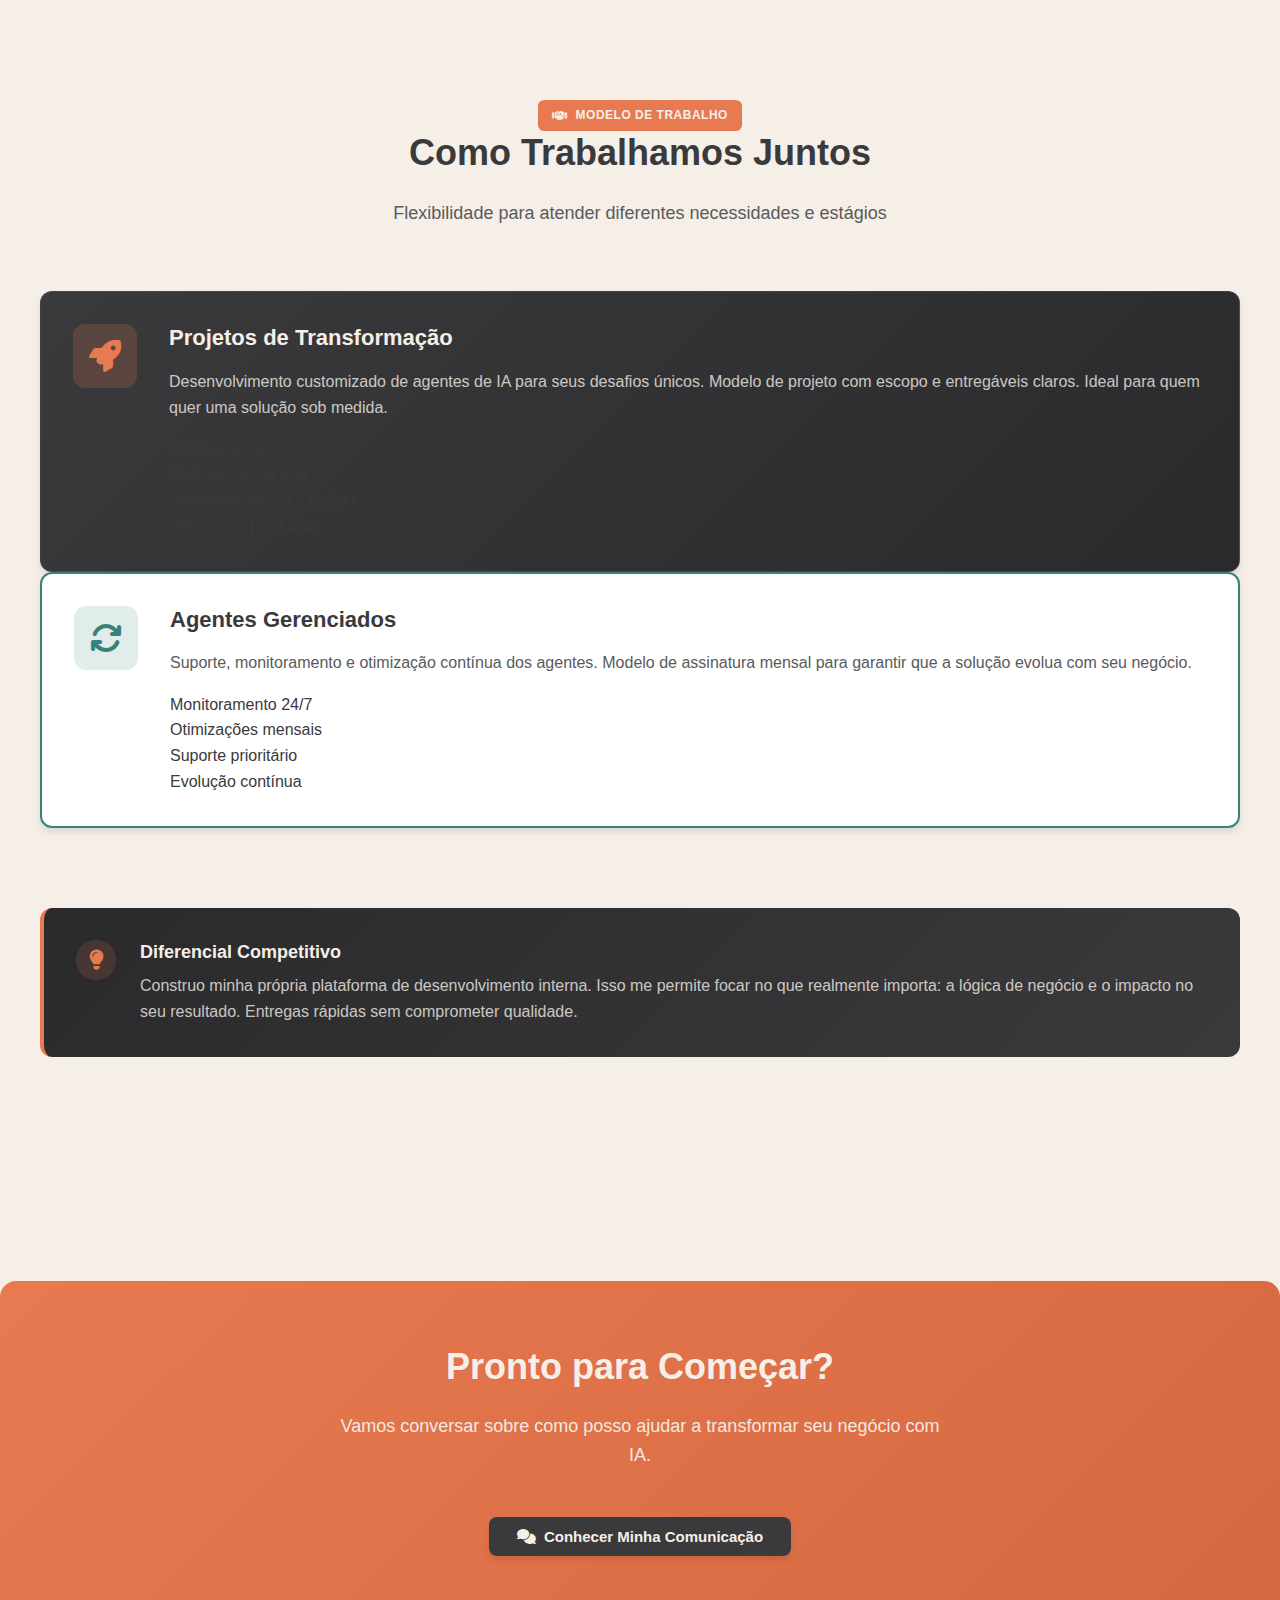
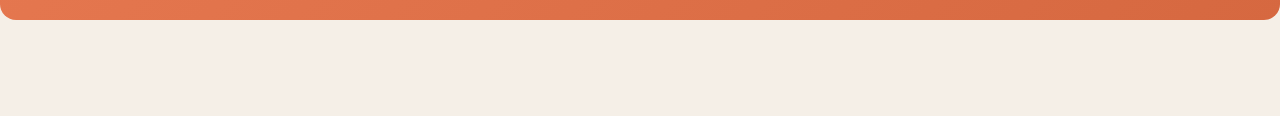
<file: o-que-faco.html>
<!DOCTYPE html>
<html lang="pt-BR">
<head>
  <meta charset="UTF-8">
  <meta name="viewport" content="width=device-width, initial-scale=1.0">
  <title>O Que Faço - Flávio Freitas</title>
  <link rel="stylesheet" href="src/css/flavio-ai-design-system.css">
  <link rel="stylesheet" href="https://cdnjs.cloudflare.com/ajax/libs/font-awesome/6.4.0/css/all.min.css">
  <style>
    .main-header { position: fixed; top: 0; left: 0; right: 0; z-index: 1000; background: linear-gradient(180deg, rgba(58, 58, 60, 0.98) 0%, rgba(42, 42, 44, 0.95) 100%); backdrop-filter: blur(10px); border-bottom: 1px solid rgba(245, 239, 231, 0.1); padding: var(--space-md) 0; }
    body.light-mode .main-header { background: linear-gradient(180deg, rgba(245, 239, 231, 0.98) 0%, rgba(255, 255, 255, 0.95) 100%); border-bottom: 1px solid rgba(58, 58, 60, 0.1); }
    .header-container { max-width: 1200px; margin: 0 auto; padding: 0 var(--space-lg); display: flex; justify-content: space-between; align-items: center; }
    .header-logo { display: flex; align-items: center; gap: var(--space-md); text-decoration: none; color: var(--brand-light); font-size: var(--text-xl); font-weight: var(--font-bold); }
    body.light-mode .header-logo { color: var(--brand-primary); }
    .header-logo i { color: var(--brand-accent-1); font-size: 32px; }
    .main-nav ul { display: flex; list-style: none; gap: var(--space-xl); margin: 0; padding: 0; align-items: center; }
    .main-nav a { color: rgba(245, 239, 231, 0.8); text-decoration: none; font-weight: var(--font-medium); transition: all var(--transition-fast); padding: var(--space-sm) 0; border-bottom: 2px solid transparent; }
    body.light-mode .main-nav a { color: var(--brand-surface); }
    .main-nav a:hover, .main-nav a.active { color: var(--brand-accent-1); border-bottom-color: var(--brand-accent-1); }
    .header-toggle { width: 48px; height: 48px; background: rgba(245, 239, 231, 0.05); border: 1px solid rgba(245, 239, 231, 0.1); border-radius: var(--radius-md); cursor: pointer; display: flex; align-items: center; justify-content: center; transition: all var(--transition-base); }
    body.light-mode .header-toggle { background: rgba(58, 58, 60, 0.05); border: 1px solid rgba(58, 58, 60, 0.1); }
    .header-toggle:hover { background: var(--brand-accent-1); }
    .toggle-icon { font-size: 20px; }
    .toggle-icon.moon { color: var(--brand-light); }
    body.light-mode .toggle-icon.moon { display: none; }
    .toggle-icon.sun { color: var(--brand-primary); display: none; }
    body.light-mode .toggle-icon.sun { display: block; }
    .main-content { padding-top: 80px; min-height: 100vh; }
    body.light-mode { background-color: var(--brand-light); color: var(--brand-primary); }
    .section { padding: var(--space-3xl) var(--space-lg); }
    .section-container { max-width: 1200px; margin: 0 auto; }
    @media (max-width: 768px) { .main-nav { display: none; } }
  </style>
</head>
<body>
  <header class="main-header">
    <div class="header-container">
      <a href="index.html" class="header-logo">
        <i class="fa-solid fa-wand-magic-sparkles"></i>
        <span>Flávio Freitas</span>
      </a>
      <nav class="main-nav">
        <ul>
          <li><a href="quem-sou.html">Quem Sou</a></li>
          <li><a href="o-que-faco.html" class="active">O Que Faço</a></li>
          <li><a href="como-me-comunico.html">Como Me Comunico</a></li>
          <li>
            <button class="header-toggle" onclick="toggleTheme()">
              <i class="fa-solid fa-moon toggle-icon moon"></i>
              <i class="fa-solid fa-sun toggle-icon sun"></i>
            </button>
          </li>
        </ul>
      </nav>
    </div>
  </header>

  <main class="main-content">
    <section class="hero-dark">
      <div class="hero-content">
        <div class="hero-icon"><i class="fa-solid fa-rocket"></i></div>
        <h1>O Que Faço</h1>
        <p>Os 3 Pilares da Transformação através da IA e como entrego valor real</p>
      </div>
    </section>

    <!-- 3 Pilares -->
    <section class="section">
      <div class="section-container">
        <div class="section-header">
          <span class="badge badge-primary"><i class="fa-solid fa-columns"></i> Os 3 Pilares</span>
          <h2>Pilares da Transformação</h2>
          <p>Como a IA amplifica o potencial humano em três frentes estratégicas</p>
        </div>

        <div class="cards-grid-3">
          <div class="feature-card-dark">
            <div class="feature-number">1</div>
            <div class="feature-content">
              <h3>Design de Experiências</h3>
              <p>Construo agentes de IA como pontos de contato inteligentes com seus clientes. UX aplicado à IA para criar experiências que melhoram a percepção da marca e resolvem problemas reais.</p>
              <ul class="list-checkmark" style="text-align: left; margin-top: var(--space-md); color: rgba(245, 239, 231, 0.8);">
                <li>Agentes conversacionais personalizados</li>
                <li>Assistentes virtuais inteligentes</li>
                <li>Onboarding automatizado</li>
                <li>Interfaces de voz</li>
              </ul>
            </div>
          </div>

          <div class="feature-card-dark secondary">
            <div class="feature-number">2</div>
            <div class="feature-content">
              <h3>Redesenho Operacional</h3>
              <p>Não otimizo processos - eu os reconstr uo do zero. Com design de serviços e IA, crio modelos operacionais fundamentalmente mais eficientes, não apenas mais rápidos.</p>
              <ul class="list-checkmark" style="text-align: left; margin-top: var(--space-md); color: rgba(245, 239, 231, 0.8);">
                <li>Automação de aprovações e workflows</li>
                <li>Processamento inteligente de documentos</li>
                <li>Orquestração de processos complexos</li>
                <li>Otimização de supply chain</li>
              </ul>
            </div>
          </div>

          <div class="feature-card-dark">
            <div class="feature-number">3</div>
            <div class="feature-content">
              <h3>Inteligência Estratégica</h3>
              <p>Uso agentes como seu time de research e analytics. Transformo dados em insights acionáveis que fortalecem decisões estratégicas e revelam oportunidades ocultas.</p>
              <ul class="list-checkmark" style="text-align: left; margin-top: var(--space-md); color: rgba(245, 239, 231, 0.8);">
                <li>Análise preditiva de mercado</li>
                <li>Research automatizado de tendências</li>
                <li>Scoring e análise de risco</li>
                <li>Insights de comportamento</li>
              </ul>
            </div>
          </div>
        </div>
      </div>
    </section>

    <div class="divider-dark"></div>

    <!-- Como Faço -->
    <section class="section">
      <div class="section-container">
        <div class="section-header">
          <span class="badge badge-primary"><i class="fa-solid fa-gears"></i> Metodologia</span>
          <h2>Como Faço: Da Ideia à Operação</h2>
          <p>Minha abordagem estruturada para entregar transformação real</p>
        </div>

        <div class="timeline">
          <div class="timeline-item">
            <div class="timeline-marker">1</div>
            <div class="timeline-content">
              <h3>Discovery & Diagnóstico</h3>
              <p>Mergulho profundo nos seus processos, dores e oportunidades. Mapeio onde a IA pode gerar mais valor e defino métricas claras de sucesso.</p>
              <div class="badge badge-light">2-3 semanas</div>
            </div>
          </div>

          <div class="timeline-item">
            <div class="timeline-marker">2</div>
            <div class="timeline-content">
              <h3>MVP & Prototipagem</h3>
              <p>Desenvolvo um protótipo funcional para validar a solução. Você vê resultados reais rapidamente, sem investimento massivo inicial.</p>
              <div class="badge badge-light">60-90 dias</div>
            </div>
          </div>

          <div class="timeline-item">
            <div class="timeline-marker">3</div>
            <div class="timeline-content">
              <h3>Desenvolvimento Completo</h3>
              <p>Construo a solução completa, integrada aos seus sistemas, com foco em escalabilidade e manutenibilidade.</p>
              <div class="badge badge-light">2-4 meses</div>
            </div>
          </div>

          <div class="timeline-item">
            <div class="timeline-marker">4</div>
            <div class="timeline-content">
              <h3>Deploy & Otimização</h3>
              <p>Implantação em produção com monitoramento contínuo. Otimizo com base em dados reais de uso e feedback dos usuários.</p>
              <div class="badge badge-light">Contínuo</div>
            </div>
          </div>
        </div>
      </div>
    </section>

    <div class="divider-dark"></div>

    <!-- Modelo de Trabalho -->
    <section class="section">
      <div class="section-container">
        <div class="section-header">
          <span class="badge badge-primary"><i class="fa-solid fa-handshake"></i> Modelo de Trabalho</span>
          <h2>Como Trabalhamos Juntos</h2>
          <p>Flexibilidade para atender diferentes necessidades e estágios</p>
        </div>

        <div class="cards-grid-2">
          <div class="card-horizontal dark">
            <div class="card-icon"><i class="fa-solid fa-rocket"></i></div>
            <div class="card-content">
              <h3 class="card-title">Projetos de Transformação</h3>
              <p class="card-text">Desenvolvimento customizado de agentes de IA para seus desafios únicos. Modelo de projeto com escopo e entregáveis claros. Ideal para quem quer uma solução sob medida.</p>
              <ul class="list-checkmark">
                <li>Discovery completo</li>
                <li>MVP em 60-90 dias</li>
                <li>Desenvolvimento full-stack</li>
                <li>Deploy em produção</li>
              </ul>
            </div>
          </div>

          <div class="card-horizontal accent">
            <div class="card-icon"><i class="fa-solid fa-sync"></i></div>
            <div class="card-content">
              <h3 class="card-title">Agentes Gerenciados</h3>
              <p class="card-text">Suporte, monitoramento e otimização contínua dos agentes. Modelo de assinatura mensal para garantir que a solução evolua com seu negócio.</p>
              <ul class="list-checkmark">
                <li>Monitoramento 24/7</li>
                <li>Otimizações mensais</li>
                <li>Suporte prioritário</li>
                <li>Evolução contínua</li>
              </ul>
            </div>
          </div>
        </div>

        <div style="height: var(--space-xl);"></div>

        <div class="alert-dark">
          <div class="alert-icon"><i class="fa-solid fa-lightbulb"></i></div>
          <div class="alert-content">
            <h4>Diferencial Competitivo</h4>
            <p>Construo minha própria plataforma de desenvolvimento interna. Isso me permite focar no que realmente importa: a lógica de negócio e o impacto no seu resultado. Entregas rápidas sem comprometer qualidade.</p>
          </div>
        </div>
      </div>
    </section>

    <section class="cta-block">
      <h2>Pronto para Começar?</h2>
      <p>Vamos conversar sobre como posso ajudar a transformar seu negócio com IA.</p>
      <div class="card-actions" style="justify-content: center;">
        <a href="como-me-comunico.html" class="btn btn-dark btn-lg">
          <i class="fa-solid fa-comments"></i> Conhecer Minha Comunicação
        </a>
      </div>
    </section>
  </main>

  <script>
    function toggleTheme() {
      document.body.classList.toggle('light-mode');
      localStorage.setItem('theme', document.body.classList.contains('light-mode') ? 'light' : 'dark');
    }
    window.addEventListener('DOMContentLoaded', () => {
      if (localStorage.getItem('theme') === 'light') document.body.classList.add('light-mode');
    });
  </script>
</body>
</html>
</file>
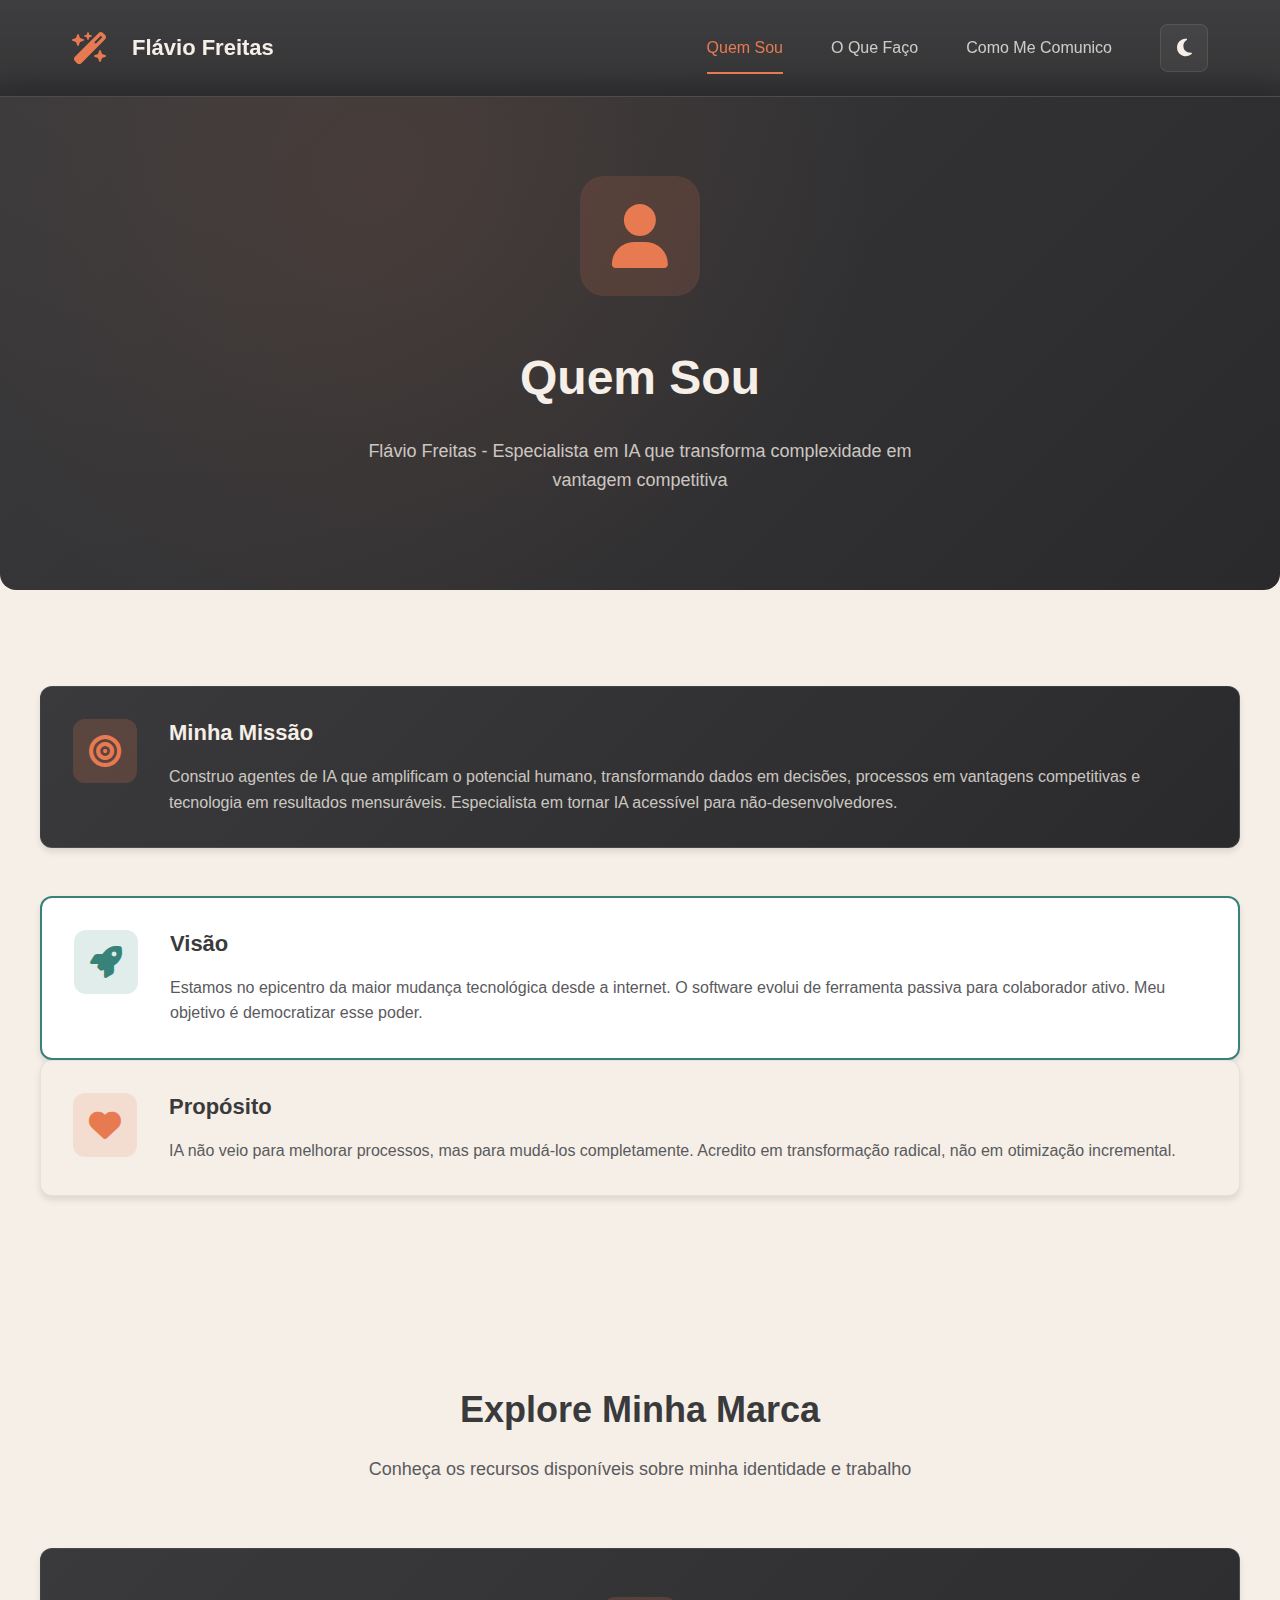
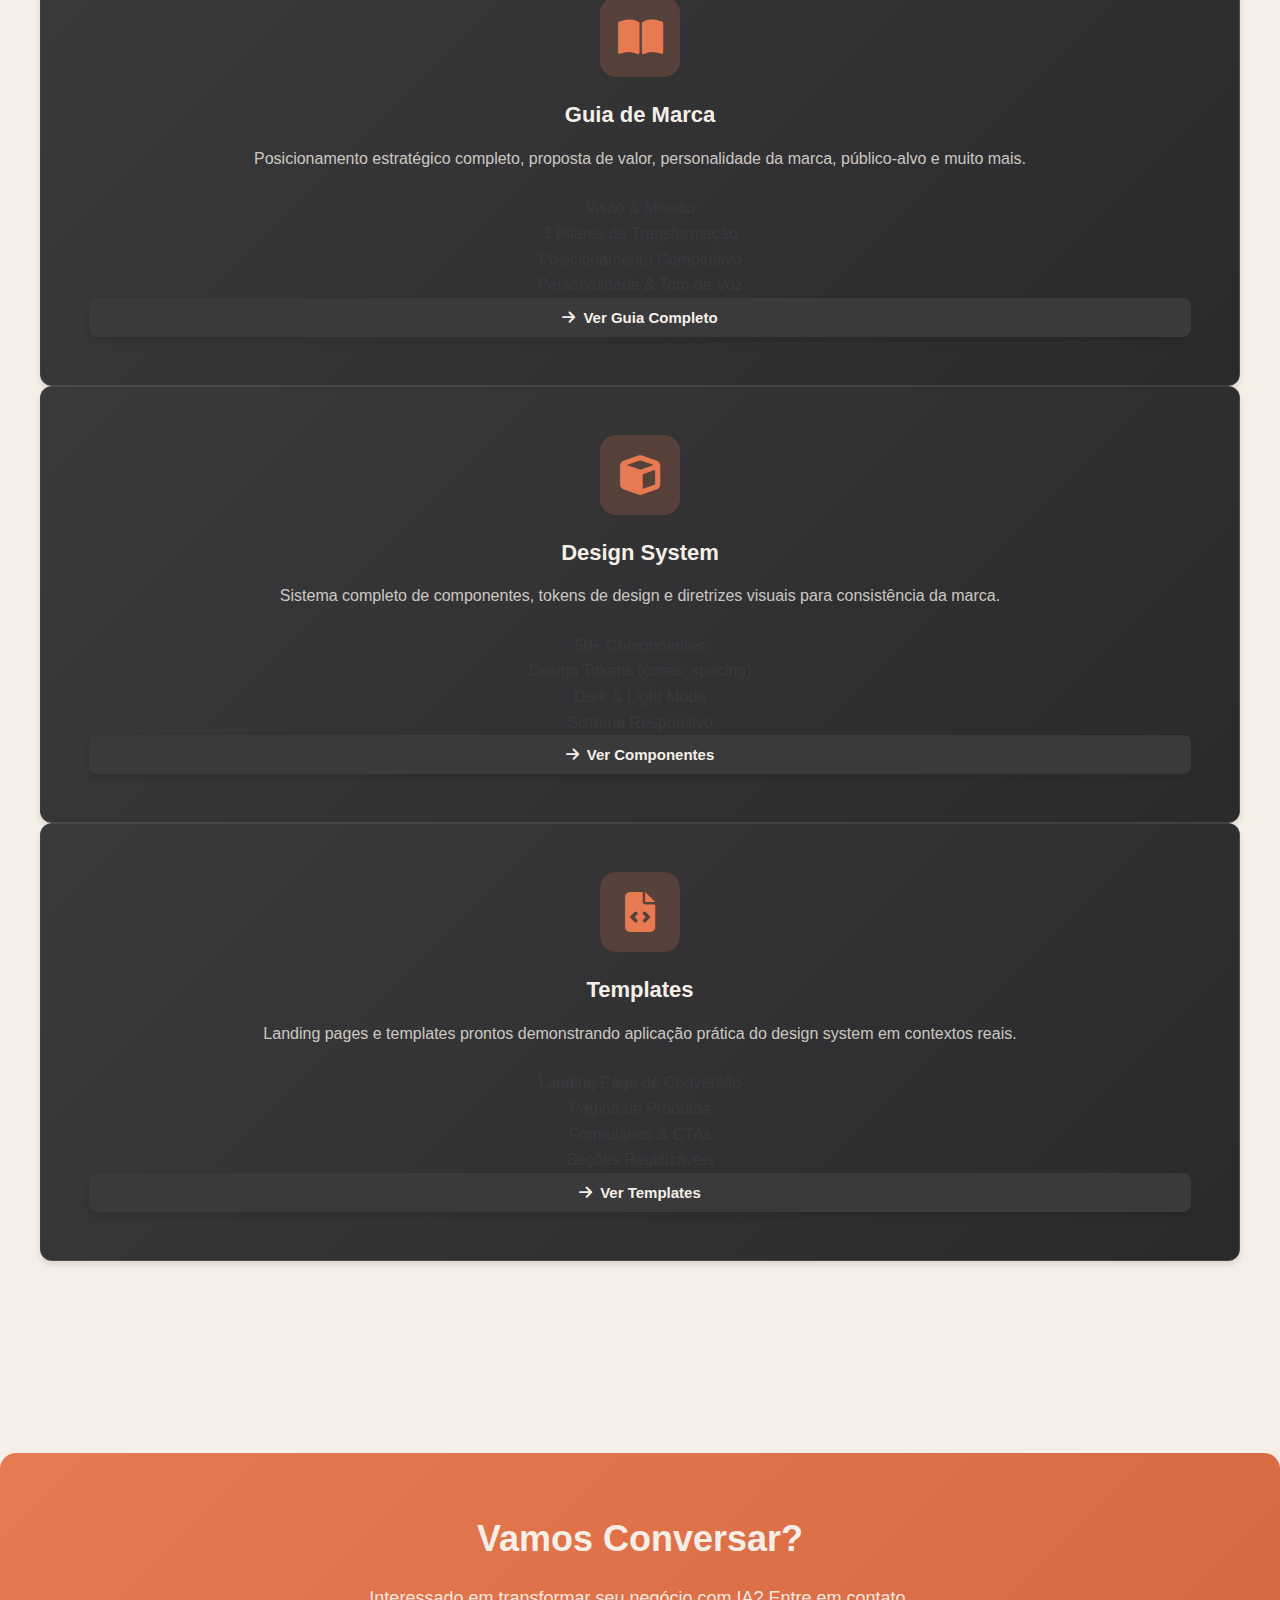
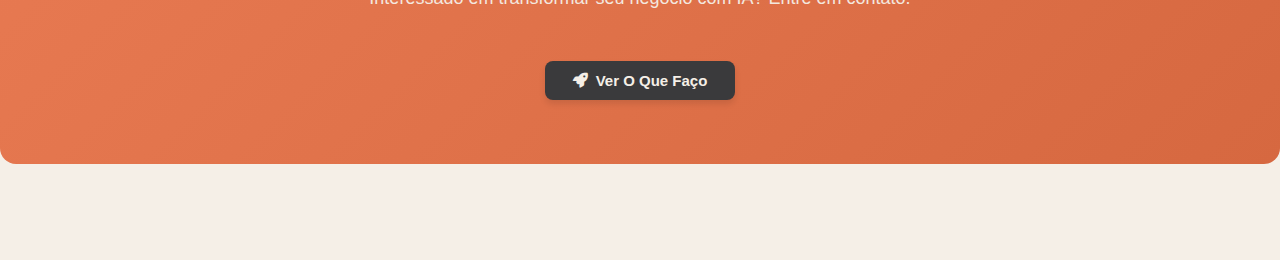
<file: quem-sou.html>
<!DOCTYPE html>
<html lang="pt-BR">
<head>
  <meta charset="UTF-8">
  <meta name="viewport" content="width=device-width, initial-scale=1.0">
  <title>Quem Sou - Flávio Freitas</title>
  <link rel="stylesheet" href="src/css/flavio-ai-design-system.css">
  <link rel="stylesheet" href="https://cdnjs.cloudflare.com/ajax/libs/font-awesome/6.4.0/css/all.min.css">
  <style>
    /* Header compartilhado */
    .main-header {
      position: fixed;
      top: 0;
      left: 0;
      right: 0;
      z-index: 1000;
      background: linear-gradient(180deg, rgba(58, 58, 60, 0.98) 0%, rgba(42, 42, 44, 0.95) 100%);
      backdrop-filter: blur(10px);
      border-bottom: 1px solid rgba(245, 239, 231, 0.1);
      padding: var(--space-md) 0;
    }

    body.light-mode .main-header {
      background: linear-gradient(180deg, rgba(245, 239, 231, 0.98) 0%, rgba(255, 255, 255, 0.95) 100%);
      border-bottom: 1px solid rgba(58, 58, 60, 0.1);
    }

    .header-container {
      max-width: 1200px;
      margin: 0 auto;
      padding: 0 var(--space-lg);
      display: flex;
      justify-content: space-between;
      align-items: center;
    }

    .header-logo {
      display: flex;
      align-items: center;
      gap: var(--space-md);
      text-decoration: none;
      color: var(--brand-light);
      font-size: var(--text-xl);
      font-weight: var(--font-bold);
    }

    body.light-mode .header-logo { color: var(--brand-primary); }
    .header-logo i { color: var(--brand-accent-1); font-size: 32px; }

    .main-nav ul {
      display: flex;
      list-style: none;
      gap: var(--space-xl);
      margin: 0;
      padding: 0;
      align-items: center;
    }

    .main-nav a {
      color: rgba(245, 239, 231, 0.8);
      text-decoration: none;
      font-weight: var(--font-medium);
      transition: all var(--transition-fast);
      padding: var(--space-sm) 0;
      border-bottom: 2px solid transparent;
    }

    body.light-mode .main-nav a { color: var(--brand-surface); }
    .main-nav a:hover, .main-nav a.active {
      color: var(--brand-accent-1);
      border-bottom-color: var(--brand-accent-1);
    }

    .header-toggle {
      width: 48px;
      height: 48px;
      background: rgba(245, 239, 231, 0.05);
      border: 1px solid rgba(245, 239, 231, 0.1);
      border-radius: var(--radius-md);
      cursor: pointer;
      display: flex;
      align-items: center;
      justify-content: center;
      transition: all var(--transition-base);
    }

    body.light-mode .header-toggle {
      background: rgba(58, 58, 60, 0.05);
      border: 1px solid rgba(58, 58, 60, 0.1);
    }

    .header-toggle:hover { background: var(--brand-accent-1); }

    .toggle-icon { font-size: 20px; }
    .toggle-icon.moon { color: var(--brand-light); }
    body.light-mode .toggle-icon.moon { display: none; }
    .toggle-icon.sun { color: var(--brand-primary); display: none; }
    body.light-mode .toggle-icon.sun { display: block; }

    .main-content { padding-top: 80px; min-height: 100vh; }

    body.light-mode { background-color: var(--brand-light); color: var(--brand-primary); }

    .section { padding: var(--space-3xl) var(--space-lg); }
    .section-container { max-width: 1200px; margin: 0 auto; }

    /* Mobile */
    @media (max-width: 768px) {
      .main-nav { display: none; }
    }
  </style>
</head>
<body>
  <!-- Header -->
  <header class="main-header">
    <div class="header-container">
      <a href="index.html" class="header-logo">
        <i class="fa-solid fa-wand-magic-sparkles"></i>
        <span>Flávio Freitas</span>
      </a>
      <nav class="main-nav">
        <ul>
          <li><a href="quem-sou.html" class="active">Quem Sou</a></li>
          <li><a href="o-que-faco.html">O Que Faço</a></li>
          <li><a href="como-me-comunico.html">Como Me Comunico</a></li>
          <li>
            <button class="header-toggle" onclick="toggleTheme()">
              <i class="fa-solid fa-moon toggle-icon moon"></i>
              <i class="fa-solid fa-sun toggle-icon sun"></i>
            </button>
          </li>
        </ul>
      </nav>
    </div>
  </header>

  <!-- Main -->
  <main class="main-content">
    <!-- Hero -->
    <section class="hero-dark">
      <div class="hero-content">
        <div class="hero-icon">
          <i class="fa-solid fa-user"></i>
        </div>
        <h1>Quem Sou</h1>
        <p>Flávio Freitas - Especialista em IA que transforma complexidade em vantagem competitiva</p>
      </div>
    </section>

    <!-- Sobre -->
    <section class="section">
      <div class="section-container">
        <div class="card-horizontal dark" style="margin-bottom: var(--space-xl);">
          <div class="card-icon">
            <i class="fa-solid fa-bullseye"></i>
          </div>
          <div class="card-content">
            <h3 class="card-title">Minha Missão</h3>
            <p class="card-text">Construo agentes de IA que amplificam o potencial humano, transformando dados em decisões, processos em vantagens competitivas e tecnologia em resultados mensuráveis. Especialista em tornar IA acessível para não-desenvolvedores.</p>
          </div>
        </div>

        <div class="cards-grid-2">
          <div class="card-horizontal accent">
            <div class="card-icon">
              <i class="fa-solid fa-rocket"></i>
            </div>
            <div class="card-content">
              <h3 class="card-title">Visão</h3>
              <p class="card-text">Estamos no epicentro da maior mudança tecnológica desde a internet. O software evolui de ferramenta passiva para colaborador ativo. Meu objetivo é democratizar esse poder.</p>
            </div>
          </div>

          <div class="card-horizontal light">
            <div class="card-icon">
              <i class="fa-solid fa-heart"></i>
            </div>
            <div class="card-content">
              <h3 class="card-title">Propósito</h3>
              <p class="card-text">IA não veio para melhorar processos, mas para mudá-los completamente. Acredito em transformação radical, não em otimização incremental.</p>
            </div>
          </div>
        </div>
      </div>
    </section>

    <div class="divider-dark"></div>

    <!-- Recursos -->
    <section class="section">
      <div class="section-container">
        <div class="section-header">
          <h2>Explore Minha Marca</h2>
          <p>Conheça os recursos disponíveis sobre minha identidade e trabalho</p>
        </div>

        <div class="cards-grid-3">
          <div class="card-vertical dark">
            <div class="card-icon">
              <i class="fa-solid fa-book-open"></i>
            </div>
            <h3 class="card-title">Guia de Marca</h3>
            <p class="card-text">Posicionamento estratégico completo, proposta de valor, personalidade da marca, público-alvo e muito mais.</p>
            <ul class="list-checkmark">
              <li>Visão & Missão</li>
              <li>3 Pilares da Transformação</li>
              <li>Posicionamento Competitivo</li>
              <li>Personalidade & Tom de Voz</li>
            </ul>
            <div class="card-actions">
              <a href="examples/guia-de-marca.html" class="btn btn-dark">
                <i class="fa-solid fa-arrow-right"></i> Ver Guia Completo
              </a>
            </div>
          </div>

          <div class="card-vertical dark">
            <div class="card-icon">
              <i class="fa-solid fa-cube"></i>
            </div>
            <h3 class="card-title">Design System</h3>
            <p class="card-text">Sistema completo de componentes, tokens de design e diretrizes visuais para consistência da marca.</p>
            <ul class="list-checkmark">
              <li>50+ Componentes</li>
              <li>Design Tokens (cores, spacing)</li>
              <li>Dark & Light Mode</li>
              <li>Sistema Responsivo</li>
            </ul>
            <div class="card-actions">
              <a href="examples/design-system-with-sidebar.html" class="btn btn-dark">
                <i class="fa-solid fa-arrow-right"></i> Ver Componentes
              </a>
            </div>
          </div>

          <div class="card-vertical dark">
            <div class="card-icon">
              <i class="fa-solid fa-file-code"></i>
            </div>
            <h3 class="card-title">Templates</h3>
            <p class="card-text">Landing pages e templates prontos demonstrando aplicação prática do design system em contextos reais.</p>
            <ul class="list-checkmark">
              <li>Landing Page de Conversão</li>
              <li>Página de Produtos</li>
              <li>Formulários & CTAs</li>
              <li>Seções Reutilizáveis</li>
            </ul>
            <div class="card-actions">
              <a href="examples/landing-page.html" class="btn btn-dark">
                <i class="fa-solid fa-arrow-right"></i> Ver Templates
              </a>
            </div>
          </div>
        </div>
      </div>
    </section>

    <!-- CTA -->
    <section class="cta-block">
      <h2>Vamos Conversar?</h2>
      <p>Interessado em transformar seu negócio com IA? Entre em contato.</p>
      <div class="card-actions" style="justify-content: center;">
        <a href="o-que-faco.html" class="btn btn-dark btn-lg">
          <i class="fa-solid fa-rocket"></i> Ver O Que Faço
        </a>
      </div>
    </section>
  </main>

  <script>
    function toggleTheme() {
      document.body.classList.toggle('light-mode');
      localStorage.setItem('theme', document.body.classList.contains('light-mode') ? 'light' : 'dark');
    }
    window.addEventListener('DOMContentLoaded', () => {
      if (localStorage.getItem('theme') === 'light') document.body.classList.add('light-mode');
    });
  </script>
</body>
</html>
</file>
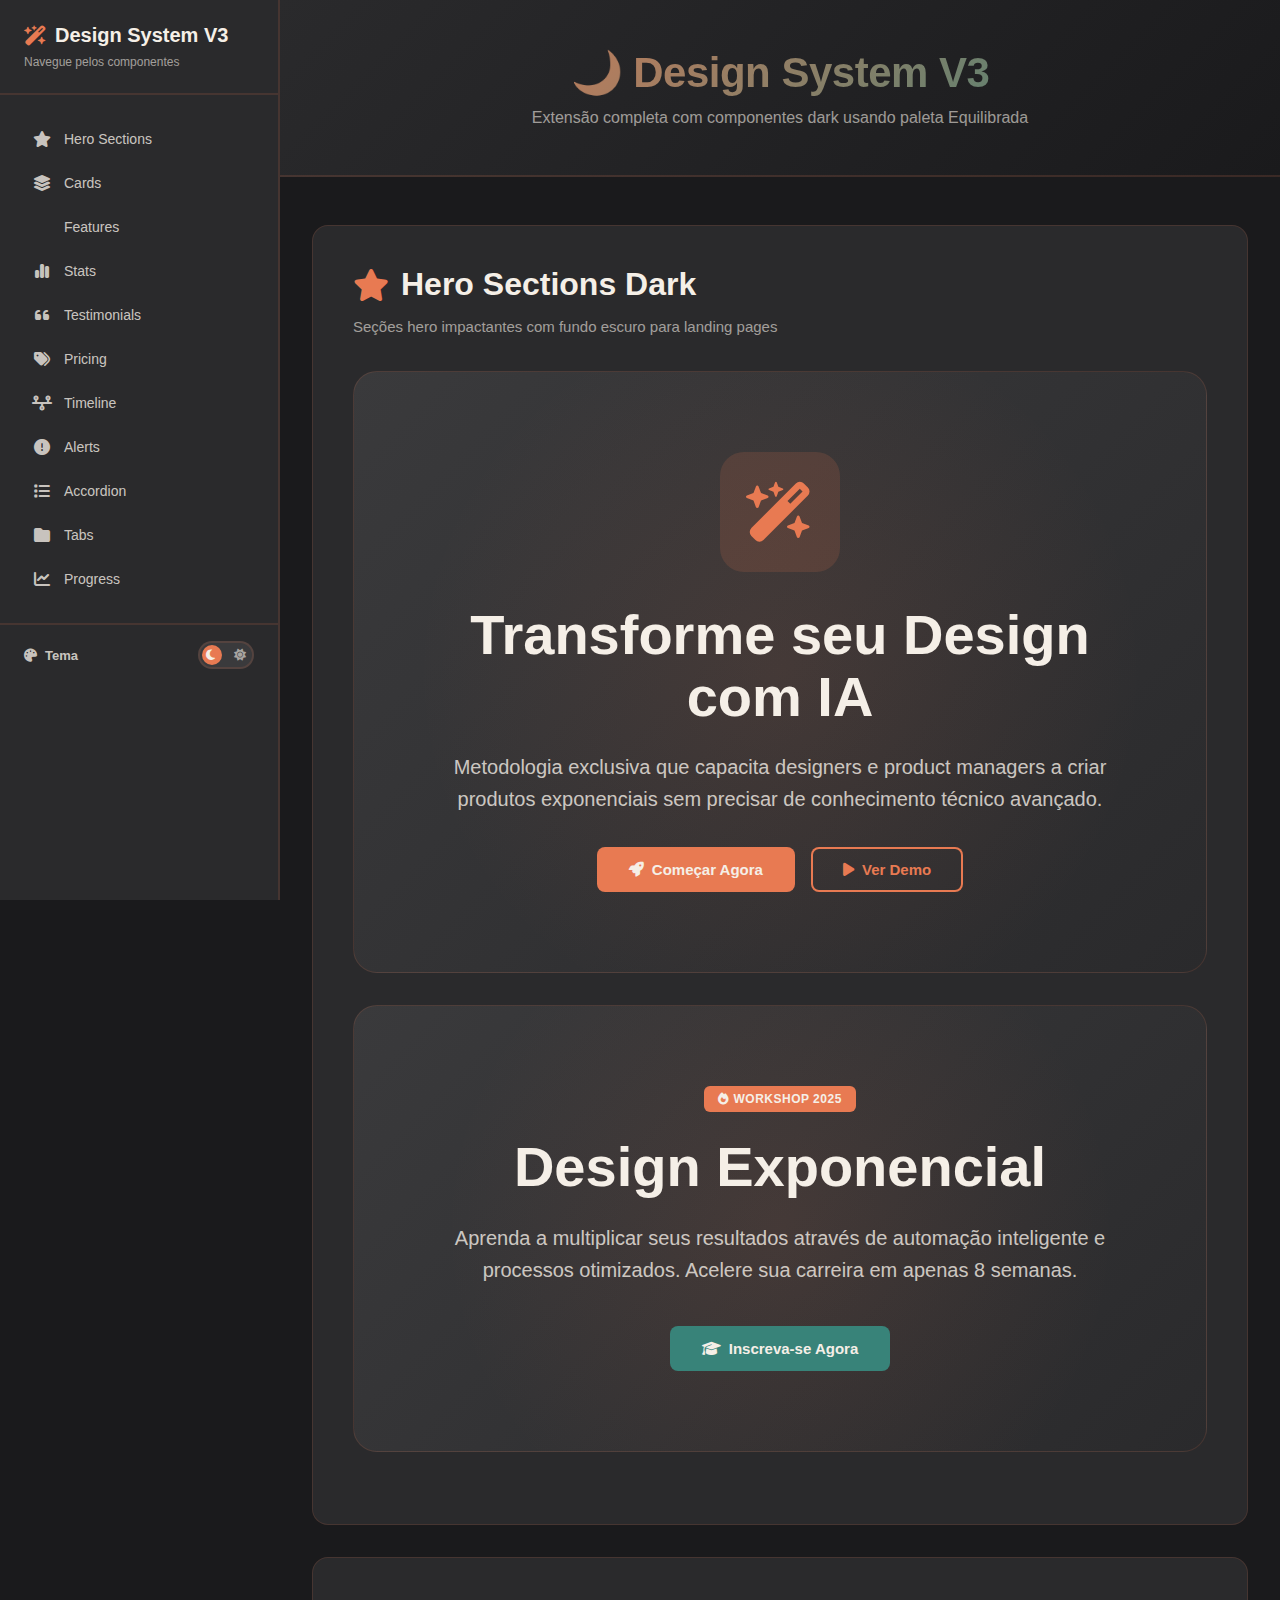
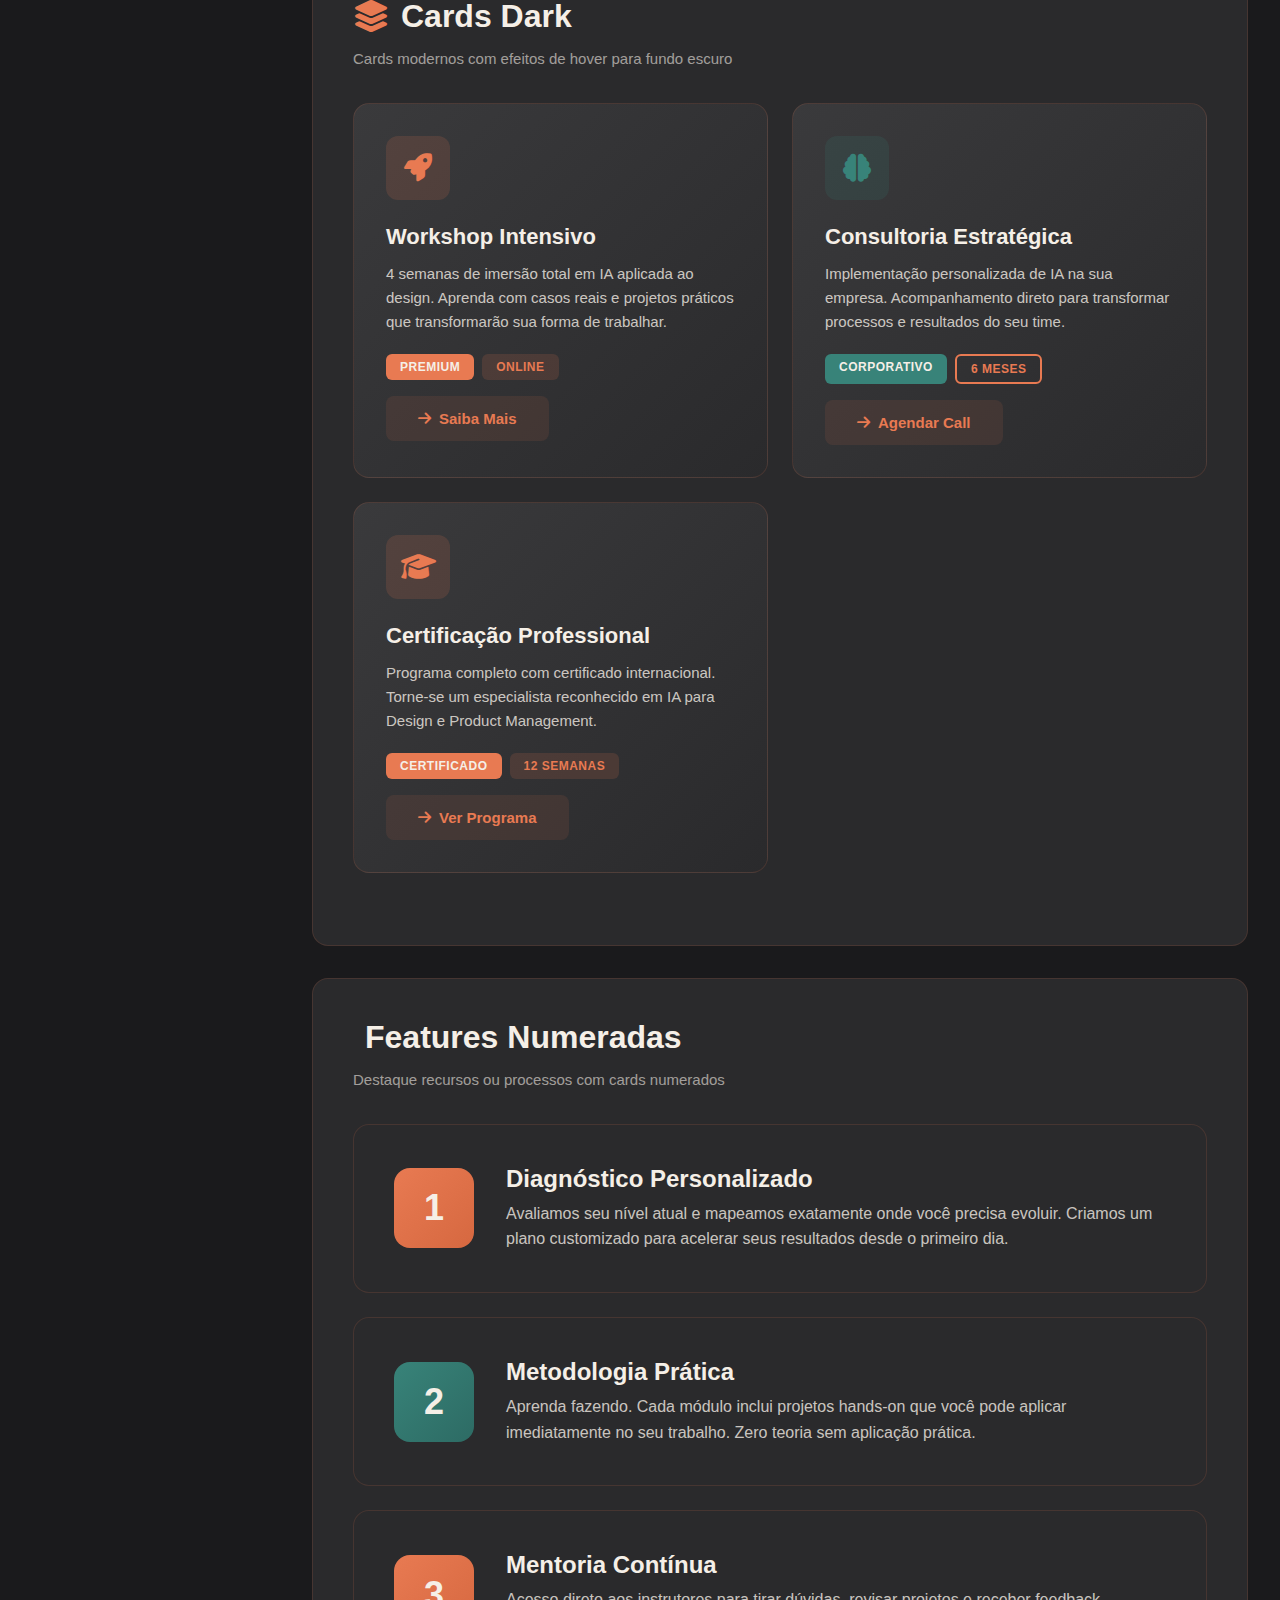
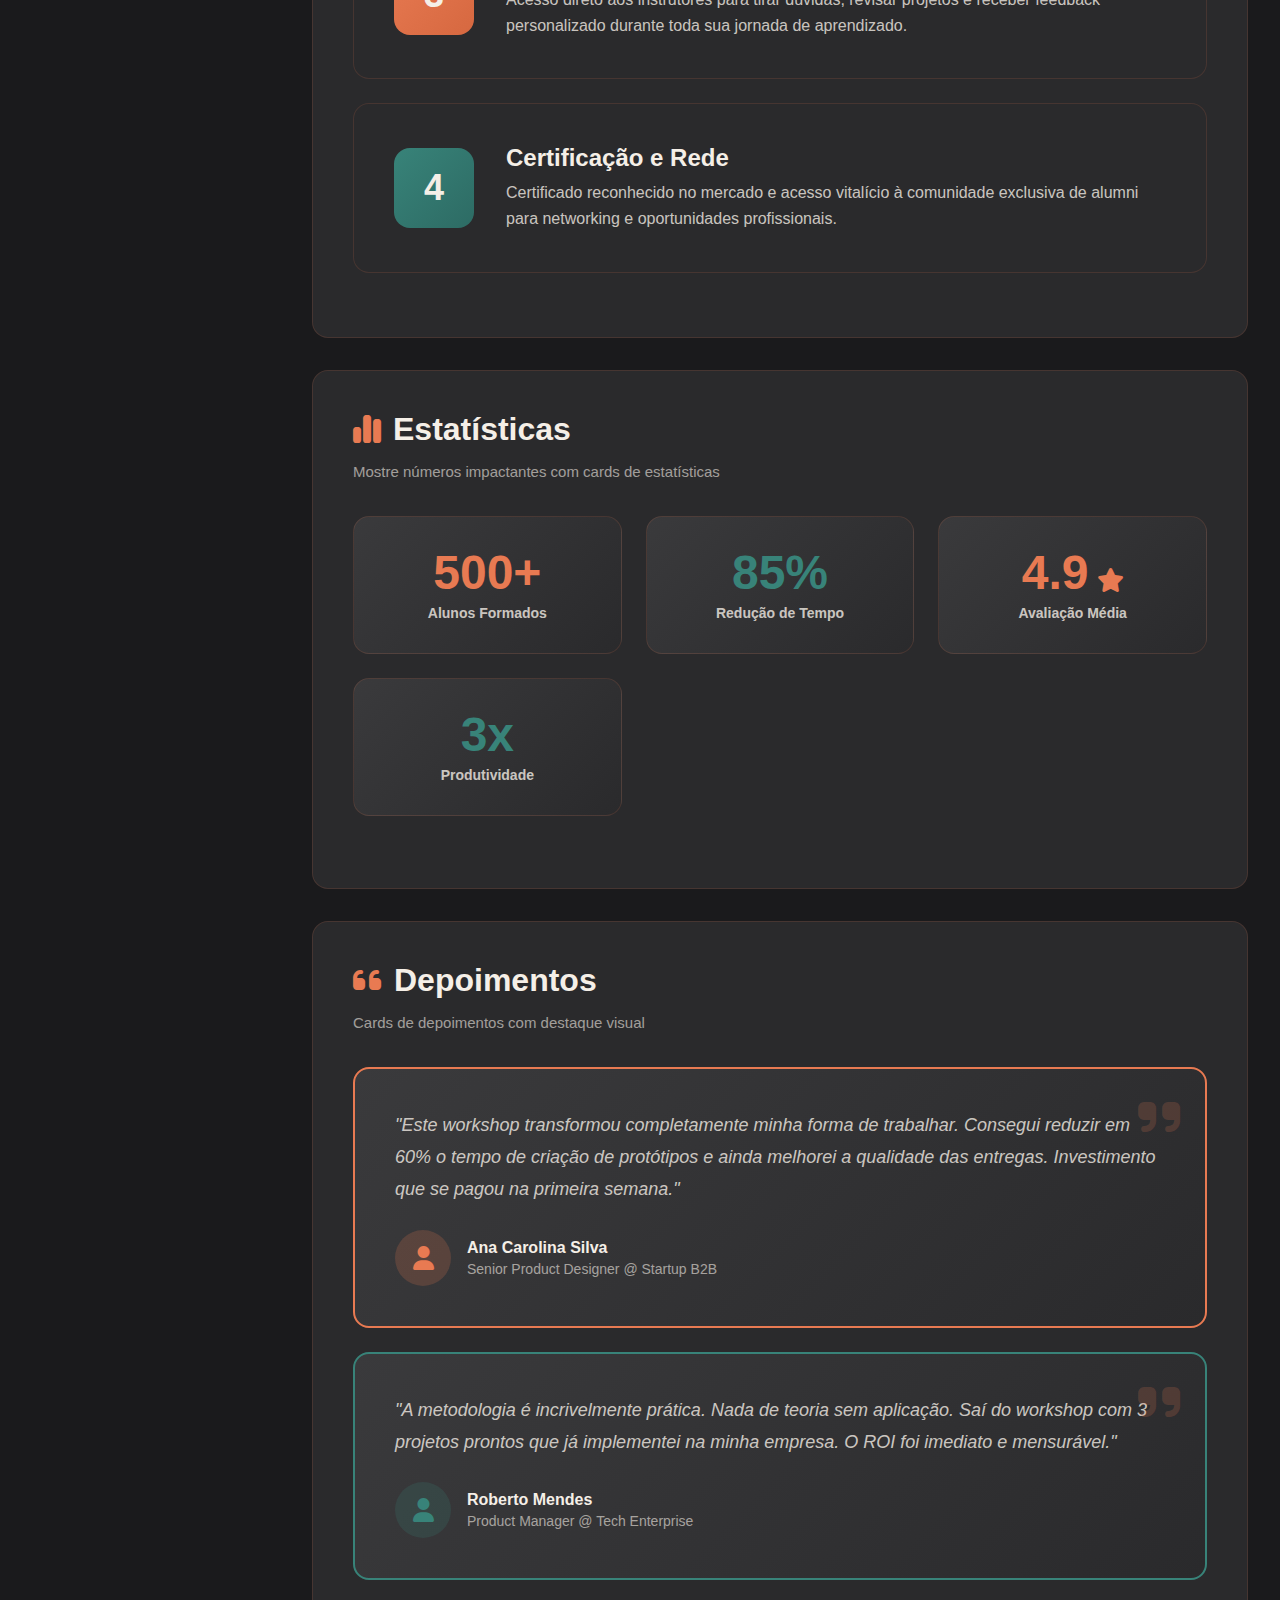
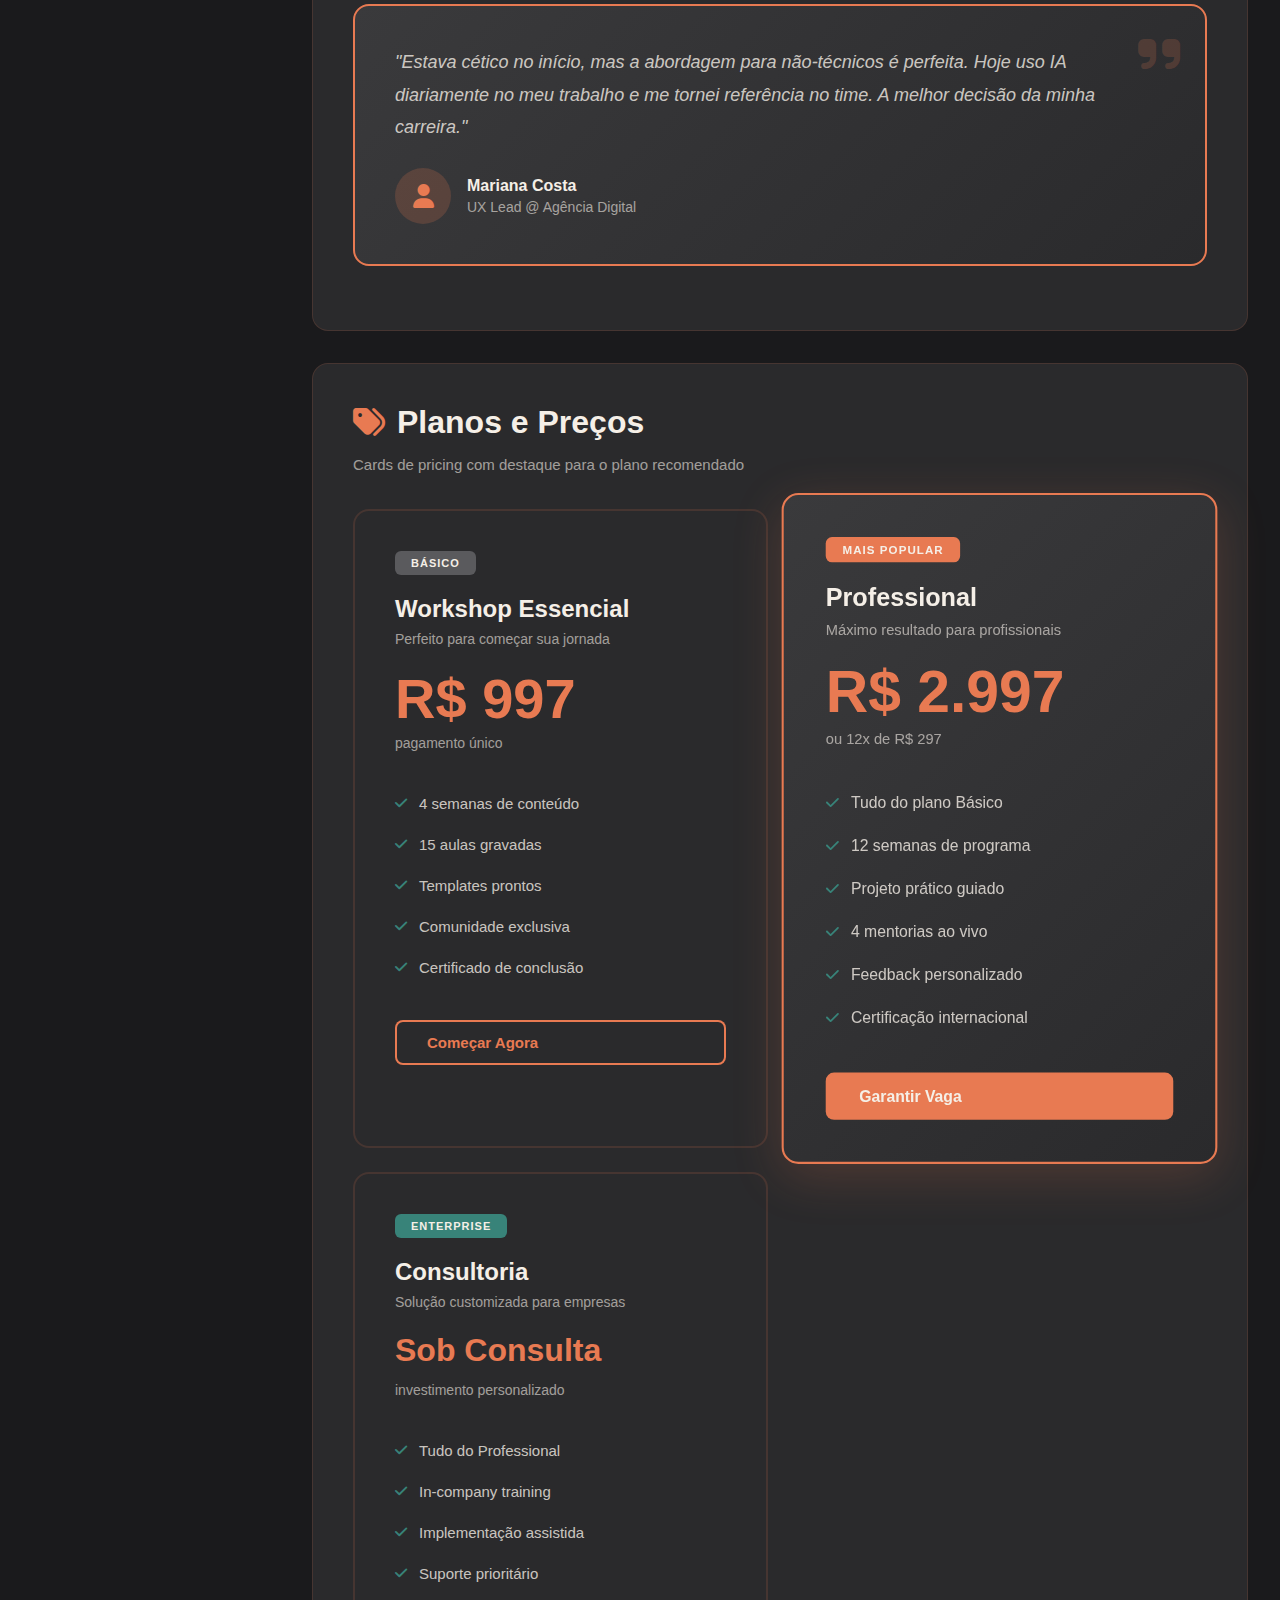
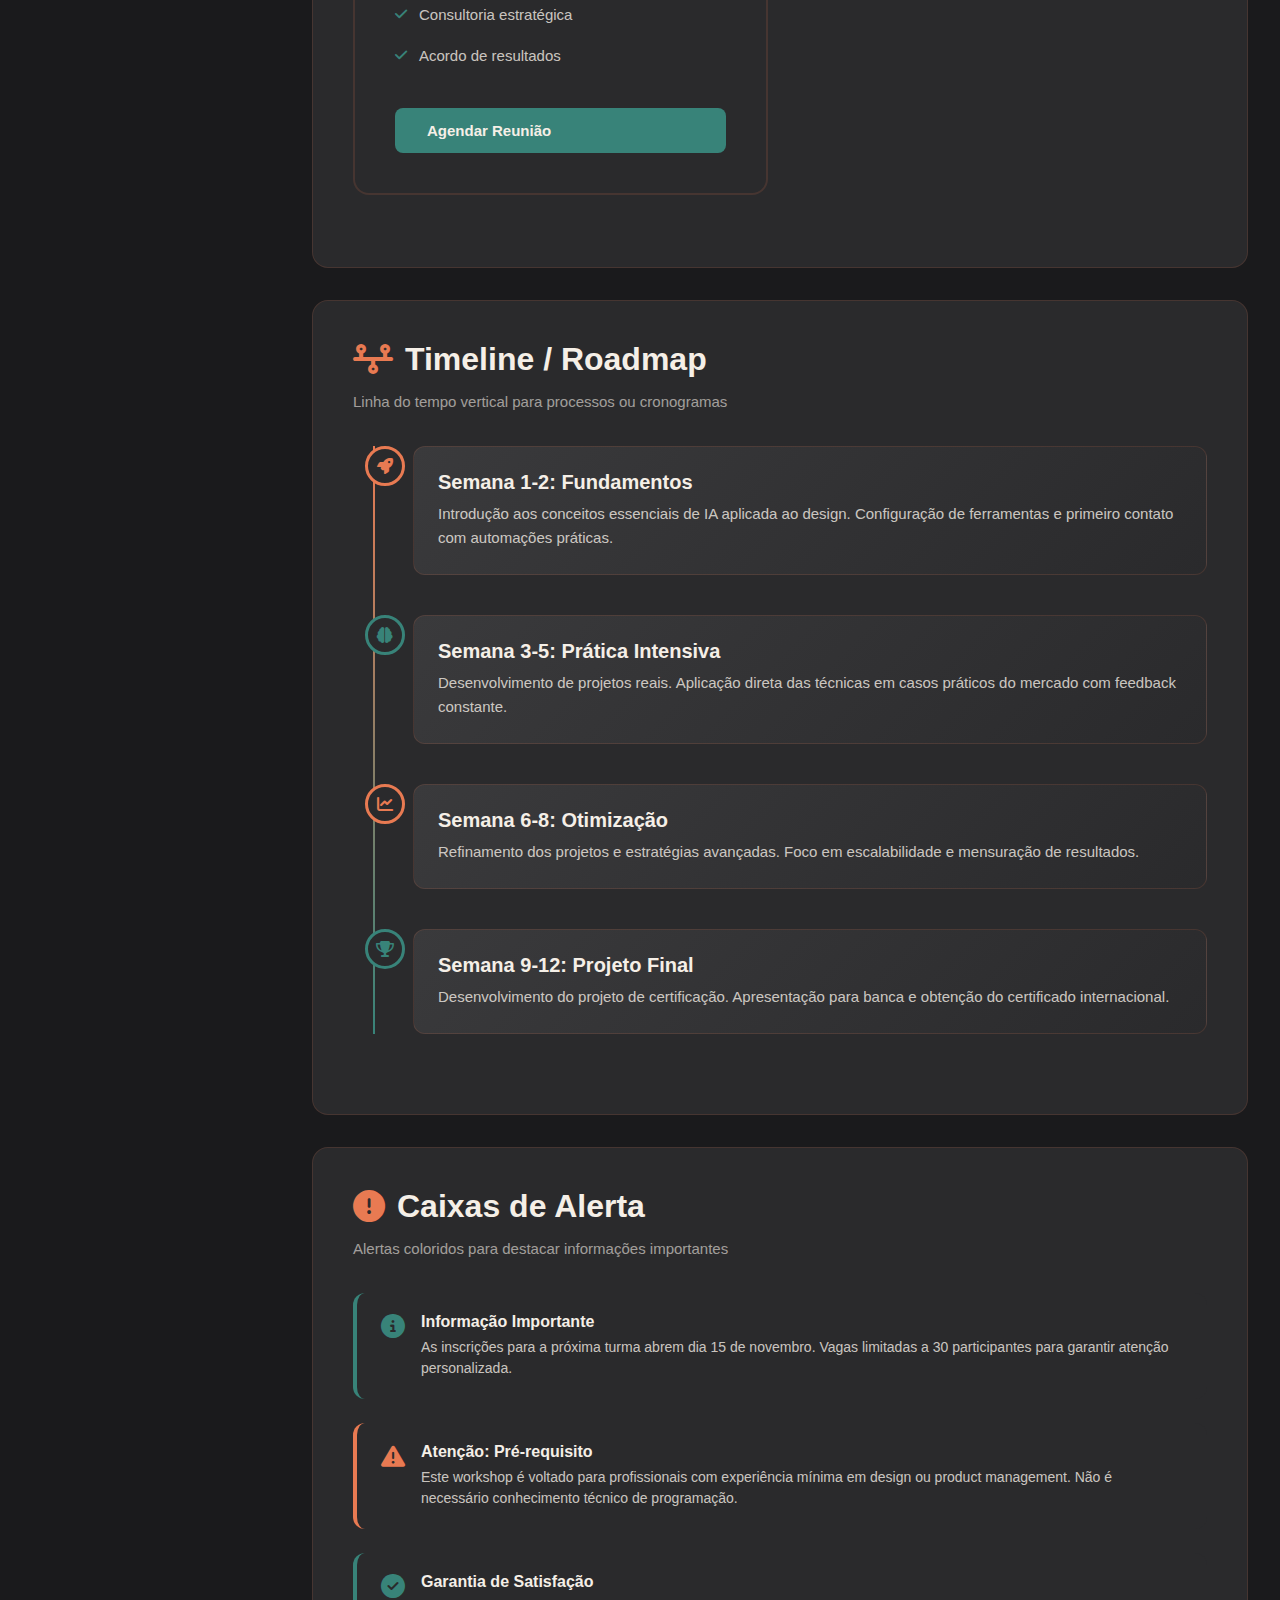
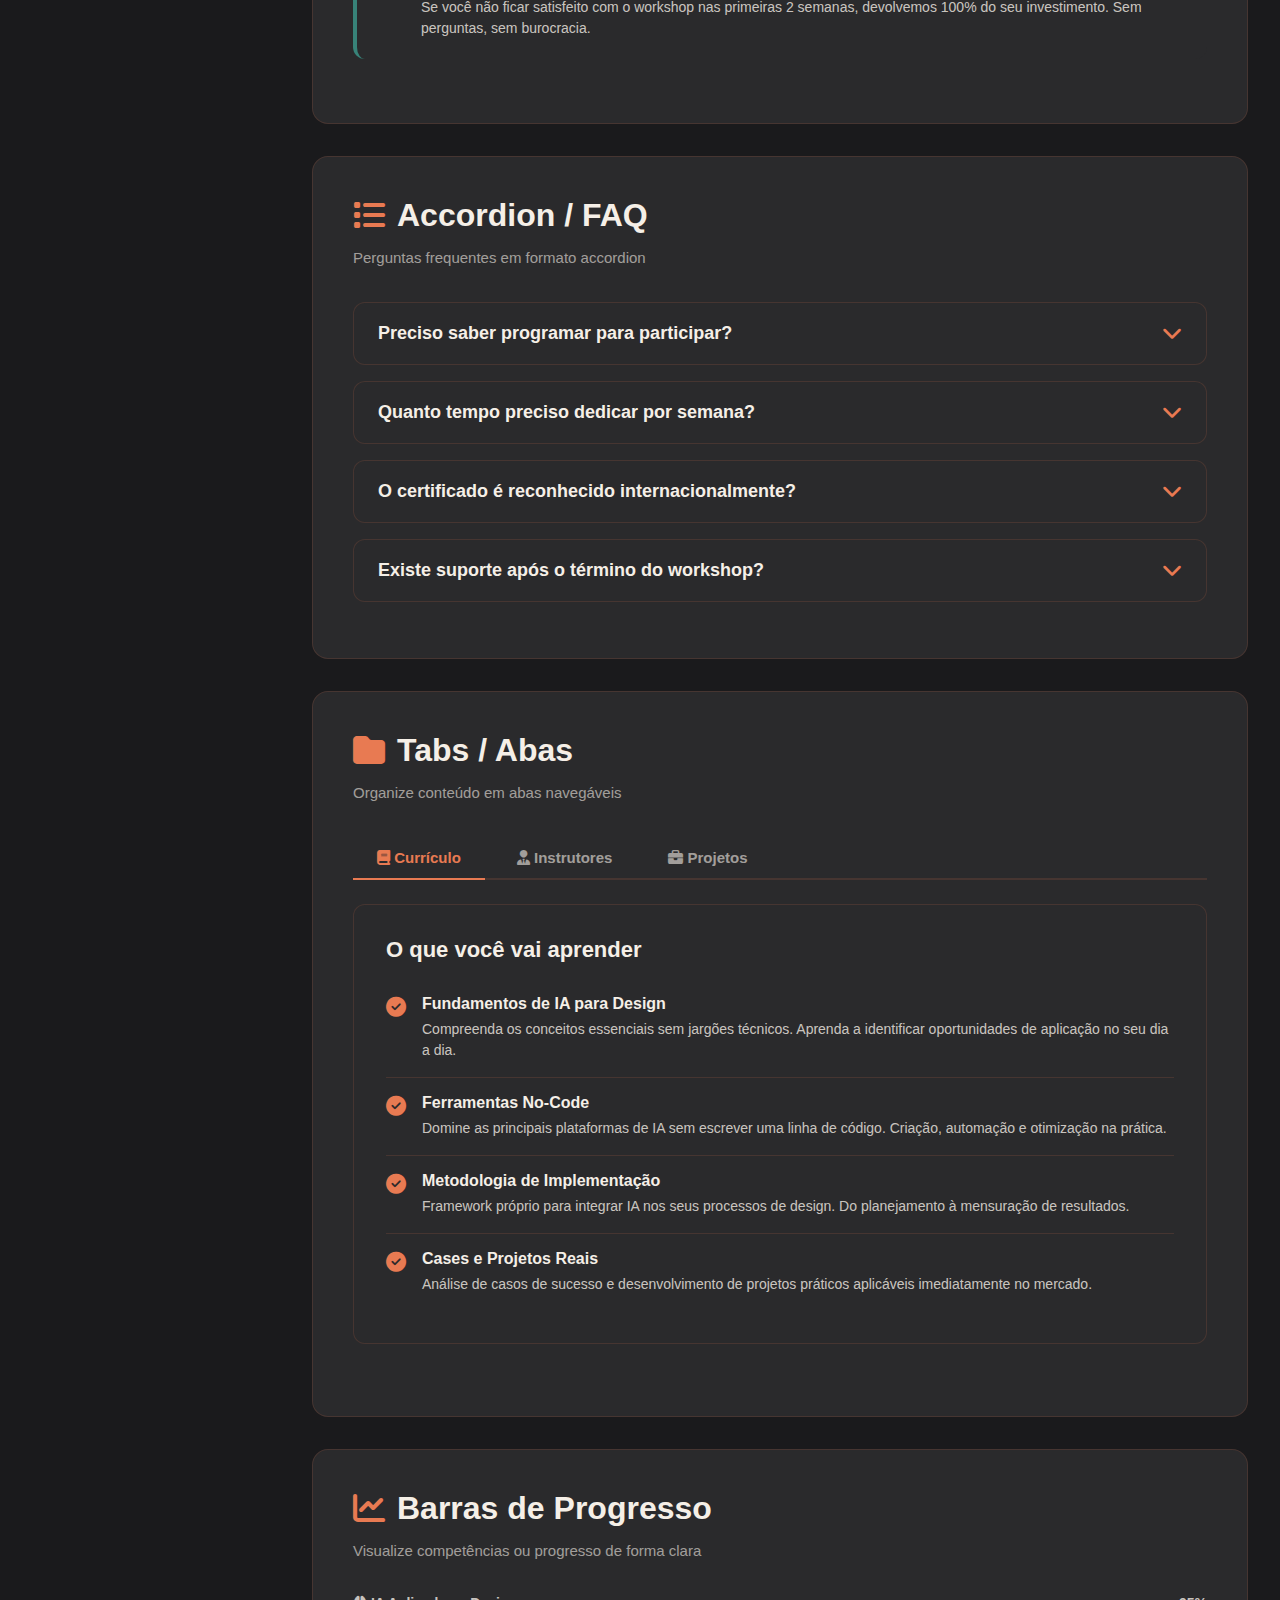
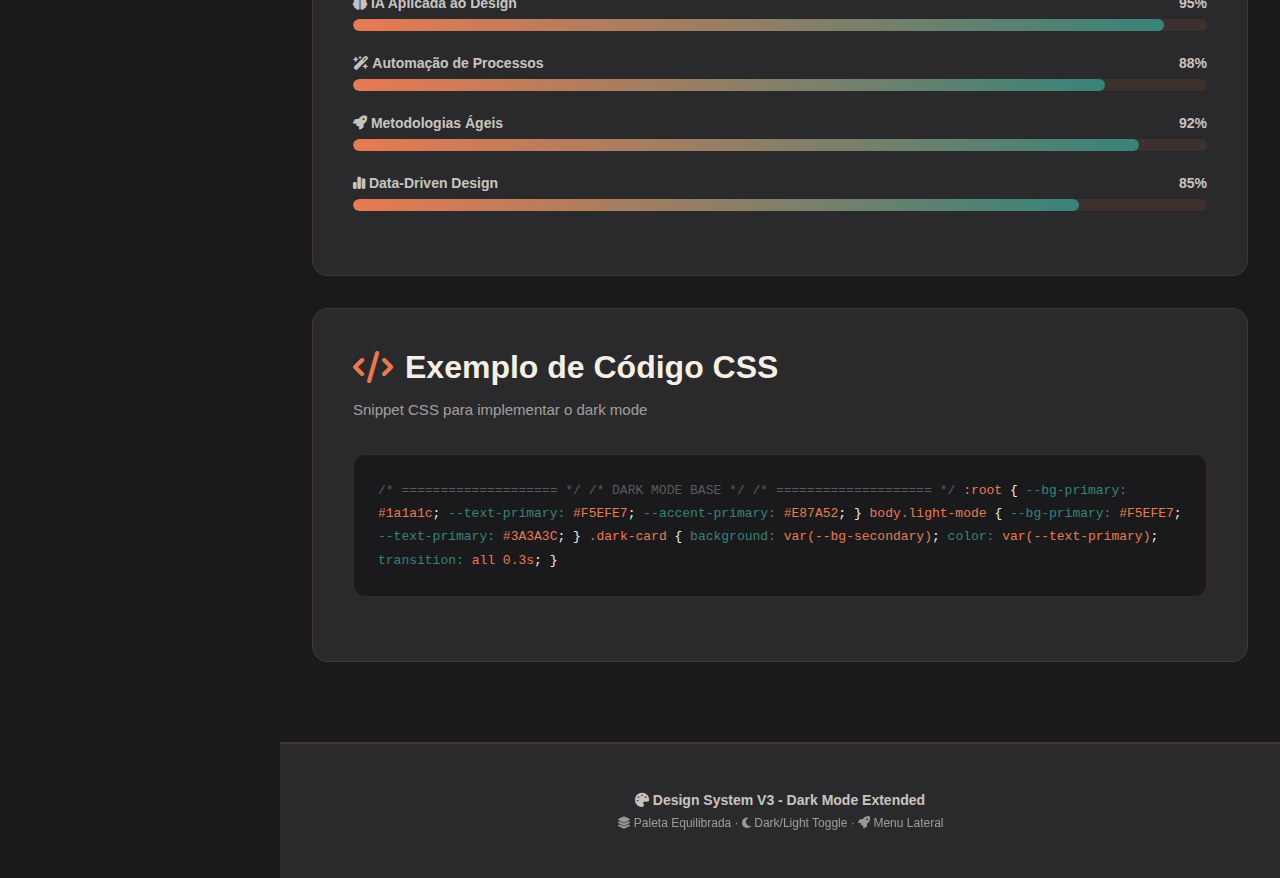
<file: examples/design-system-with-sidebar.html>
<!DOCTYPE html>
<html lang="pt-BR">
<head>
    <meta charset="UTF-8">
    <meta name="viewport" content="width=device-width, initial-scale=1.0">
    <title>Design System V3 - Dark Mode Extended</title>

    <!-- Font Awesome -->
    <link rel="stylesheet" href="https://cdnjs.cloudflare.com/ajax/libs/font-awesome/6.4.0/css/all.min.css">

    <style>
        :root {
            /* Dark Theme (Default) */
            --bg-primary: #1a1a1c;
            --bg-secondary: #2a2a2c;
            --bg-tertiary: #3A3A3C;
            --text-primary: #F5EFE7;
            --text-secondary: rgba(245,239,231,0.8);
            --text-muted: rgba(245,239,231,0.6);
            --accent-primary: #E87A52;
            --accent-secondary: #388379;
            --border-color: rgba(232,122,82,0.15);
            --shadow-color: rgba(232,122,82,0.2);
        }

        body.light-mode {
            /* Light Theme */
            --bg-primary: #F5EFE7;
            --bg-secondary: #ffffff;
            --bg-tertiary: #f8f8f8;
            --text-primary: #3A3A3C;
            --text-secondary: #5A5A5D;
            --text-muted: rgba(58,58,60,0.7);
            --accent-primary: #E87A52;
            --accent-secondary: #388379;
            --border-color: rgba(58,58,60,0.15);
            --shadow-color: rgba(58,58,60,0.1);
        }

        * {
            margin: 0;
            padding: 0;
            box-sizing: border-box;
        }

        body {
            font-family: -apple-system, BlinkMacSystemFont, 'Segoe UI', 'Inter', sans-serif;
            background: var(--bg-primary);
            color: var(--text-primary);
            padding: 0;
            margin-left: 280px;
            transition: all 0.3s ease;
        }

        body.sidebar-hidden {
            margin-left: 0;
        }

        /* ===== SIDEBAR ===== */
        .sidebar {
            position: fixed;
            left: 0;
            top: 0;
            width: 280px;
            height: 100vh;
            background: var(--bg-secondary);
            border-right: 2px solid var(--border-color);
            padding: 24px 0;
            overflow-y: auto;
            z-index: 1000;
            transition: transform 0.3s ease;
        }

        body.sidebar-hidden .sidebar {
            transform: translateX(-100%);
        }

        .sidebar-header {
            padding: 0 24px 24px;
            border-bottom: 2px solid var(--border-color);
            margin-bottom: 24px;
        }

        .sidebar-logo {
            font-size: 20px;
            font-weight: 700;
            color: var(--text-primary);
            margin-bottom: 8px;
            display: flex;
            align-items: center;
            gap: 8px;
        }

        .sidebar-logo i {
            color: var(--accent-primary);
        }

        .sidebar-subtitle {
            font-size: 12px;
            color: var(--text-muted);
        }

        .sidebar-nav {
            padding: 0 16px;
        }

        .nav-item {
            display: flex;
            align-items: center;
            gap: 12px;
            padding: 12px 16px;
            color: var(--text-secondary);
            text-decoration: none;
            border-radius: 8px;
            margin-bottom: 4px;
            transition: all 0.2s;
            font-size: 14px;
            font-weight: 500;
            cursor: pointer;
        }

        .nav-item:hover {
            background: var(--bg-tertiary);
            color: var(--accent-primary);
        }

        .nav-item.active {
            background: rgba(232,122,82,0.15);
            color: var(--accent-primary);
            font-weight: 600;
        }

        .nav-item i {
            width: 20px;
            text-align: center;
            font-size: 16px;
        }

        /* ===== THEME TOGGLE ===== */
        .theme-toggle-wrapper {
            padding: 16px 24px;
            border-top: 2px solid var(--border-color);
            margin-top: 24px;
        }

        .theme-toggle {
            display: flex;
            align-items: center;
            justify-content: space-between;
            gap: 12px;
        }

        .theme-label {
            font-size: 13px;
            color: var(--text-secondary);
            font-weight: 600;
            display: flex;
            align-items: center;
            gap: 8px;
        }

        .toggle-switch {
            position: relative;
            width: 56px;
            height: 28px;
            background: var(--bg-tertiary);
            border-radius: 14px;
            cursor: pointer;
            transition: all 0.3s;
            border: 2px solid var(--border-color);
        }

        .toggle-switch::before {
            content: '';
            position: absolute;
            width: 20px;
            height: 20px;
            border-radius: 50%;
            background: var(--accent-primary);
            top: 2px;
            left: 2px;
            transition: transform 0.3s;
        }

        body.light-mode .toggle-switch::before {
            transform: translateX(28px);
            background: var(--accent-secondary);
        }

        .toggle-icon {
            position: absolute;
            top: 50%;
            transform: translateY(-50%);
            font-size: 12px;
            z-index: 1;
        }

        .toggle-icon.moon {
            left: 6px;
            color: var(--text-primary);
        }

        .toggle-icon.sun {
            right: 6px;
            color: var(--text-muted);
        }

        body.light-mode .toggle-icon.moon {
            color: var(--text-muted);
        }

        body.light-mode .toggle-icon.sun {
            color: var(--text-primary);
        }

        /* ===== MOBILE TOGGLE ===== */
        .mobile-toggle {
            position: fixed;
            left: 16px;
            top: 16px;
            width: 48px;
            height: 48px;
            background: var(--accent-primary);
            border: none;
            border-radius: 12px;
            color: var(--bg-primary);
            font-size: 20px;
            cursor: pointer;
            z-index: 999;
            display: none;
            align-items: center;
            justify-content: center;
            box-shadow: 0 4px 12px var(--shadow-color);
            transition: all 0.2s;
        }

        .mobile-toggle:hover {
            transform: scale(1.05);
        }

        .mobile-toggle:active {
            transform: scale(0.95);
        }

        @media (max-width: 1024px) {
            body {
                margin-left: 0;
            }

            .sidebar {
                transform: translateX(-100%);
            }

            body.sidebar-visible .sidebar {
                transform: translateX(0);
            }

            .mobile-toggle {
                display: flex;
            }

            body.sidebar-visible .mobile-toggle {
                left: 296px;
            }
        }

        /* ===== HEADER DARK ===== */
        .header {
            background: linear-gradient(135deg, var(--bg-secondary) 0%, var(--bg-primary) 100%);
            padding: 48px 32px;
            text-align: center;
            color: var(--text-primary);
            border-bottom: 2px solid var(--border-color);
        }

        .header h1 {
            font-size: 42px;
            font-weight: 700;
            margin-bottom: 12px;
            letter-spacing: -0.5px;
            background: linear-gradient(135deg, var(--accent-primary) 0%, var(--accent-secondary) 100%);
            -webkit-background-clip: text;
            -webkit-text-fill-color: transparent;
            background-clip: text;
        }

        .header p {
            font-size: 16px;
            color: var(--text-muted);
        }

        /* ===== NAVIGATION DARK ===== */
        .nav {
            background: var(--bg-secondary);
            padding: 16px 32px;
            position: sticky;
            top: 0;
            z-index: 999;
            display: flex;
            gap: 24px;
            overflow-x: auto;
            border-bottom: 1px solid var(--border-color);
        }

        .nav a {
            color: var(--text-secondary);
            text-decoration: none;
            font-weight: 600;
            font-size: 14px;
            white-space: nowrap;
            padding: 8px 16px;
            border-radius: 8px;
            transition: all 0.2s;
        }

        .nav a:hover {
            background: var(--bg-tertiary);
            color: var(--accent-primary);
        }

        /* ===== CONTAINER ===== */
        .container {
            max-width: 1400px;
            margin: 0 auto;
            padding: 48px 32px;
        }

        /* ===== SECTION DARK ===== */
        .section {
            background: var(--bg-secondary);
            border-radius: 16px;
            padding: 40px;
            margin-bottom: 32px;
            border: 1px solid var(--border-color);
            scroll-margin-top: 80px;
        }

        .section-title {
            font-size: 32px;
            font-weight: 700;
            margin-bottom: 12px;
            color: var(--text-primary);
            display: flex;
            align-items: center;
            gap: 12px;
        }

        .section-title i {
            color: var(--accent-primary);
        }

        .section-subtitle {
            font-size: 15px;
            color: var(--text-muted);
            margin-bottom: 32px;
            line-height: 1.6;
        }

        /* ===== DARK HERO SECTIONS ===== */
        .hero-dark {
            background: linear-gradient(135deg, var(--bg-tertiary) 0%, var(--bg-secondary) 100%);
            border-radius: 24px;
            padding: 80px 60px;
            margin-bottom: 32px;
            text-align: center;
            position: relative;
            overflow: hidden;
            border: 1px solid var(--border-color);
        }

        .hero-dark::before {
            content: '';
            position: absolute;
            top: 0;
            left: 0;
            right: 0;
            bottom: 0;
            background: radial-gradient(circle at 50% 50%, rgba(232,122,82,0.1) 0%, transparent 70%);
            pointer-events: none;
        }

        .hero-dark .hero-content {
            position: relative;
            z-index: 1;
        }

        .hero-dark h2 {
            font-size: 56px;
            font-weight: 700;
            margin-bottom: 24px;
            color: var(--text-primary);
            line-height: 1.1;
        }

        .hero-dark p {
            font-size: 20px;
            color: var(--text-secondary);
            margin-bottom: 32px;
            max-width: 700px;
            margin-left: auto;
            margin-right: auto;
            line-height: 1.6;
        }

        .hero-icon {
            width: 120px;
            height: 120px;
            background: rgba(232,122,82,0.15);
            border-radius: 24px;
            display: flex;
            align-items: center;
            justify-content: center;
            font-size: 60px;
            color: var(--accent-primary);
            margin: 0 auto 32px;
        }

        /* ===== DARK CARDS GRID ===== */
        .dark-cards-grid {
            display: grid;
            grid-template-columns: repeat(auto-fit, minmax(320px, 1fr));
            gap: 24px;
            margin-bottom: 32px;
        }

        .dark-card {
            background: linear-gradient(135deg, var(--bg-tertiary) 0%, var(--bg-secondary) 100%);
            border-radius: 16px;
            padding: 32px;
            transition: all 0.3s;
            border: 1px solid var(--border-color);
            position: relative;
            overflow: hidden;
        }

        .dark-card::before {
            content: '';
            position: absolute;
            top: 0;
            left: 0;
            width: 100%;
            height: 4px;
            background: linear-gradient(90deg, var(--accent-primary) 0%, var(--accent-secondary) 100%);
            opacity: 0;
            transition: opacity 0.3s;
        }

        .dark-card:hover {
            transform: translateY(-6px);
            box-shadow: 0 12px 40px var(--shadow-color);
            border-color: var(--accent-primary);
        }

        .dark-card:hover::before {
            opacity: 1;
        }

        .dark-card-icon {
            width: 64px;
            height: 64px;
            background: rgba(232,122,82,0.15);
            border-radius: 12px;
            display: flex;
            align-items: center;
            justify-content: center;
            font-size: 28px;
            color: var(--accent-primary);
            margin-bottom: 24px;
        }

        .dark-card-icon.secondary {
            background: rgba(56,131,121,0.15);
            color: var(--accent-secondary);
        }

        .dark-card h3 {
            font-size: 22px;
            font-weight: 700;
            margin-bottom: 12px;
            color: var(--text-primary);
        }

        .dark-card p {
            font-size: 15px;
            line-height: 1.6;
            color: var(--text-secondary);
            margin-bottom: 20px;
        }

        /* ===== DARK FEATURE CARDS ===== */
        .feature-card-dark {
            background: var(--bg-secondary);
            border-radius: 16px;
            padding: 40px;
            display: flex;
            gap: 32px;
            align-items: center;
            margin-bottom: 24px;
            border: 1px solid var(--border-color);
            transition: all 0.3s;
        }

        .feature-card-dark:hover {
            border-color: var(--accent-primary);
            box-shadow: 0 8px 32px var(--shadow-color);
        }

        .feature-number {
            width: 80px;
            height: 80px;
            background: linear-gradient(135deg, var(--accent-primary) 0%, #d66840 100%);
            border-radius: 16px;
            display: flex;
            align-items: center;
            justify-content: center;
            font-size: 36px;
            font-weight: 700;
            color: #F5EFE7;
            flex-shrink: 0;
        }

        .feature-content h3 {
            font-size: 24px;
            font-weight: 700;
            margin-bottom: 8px;
            color: var(--text-primary);
        }

        .feature-content p {
            font-size: 16px;
            color: var(--text-secondary);
            line-height: 1.6;
        }

        /* ===== DARK STATS ===== */
        .stats-grid {
            display: grid;
            grid-template-columns: repeat(auto-fit, minmax(200px, 1fr));
            gap: 24px;
            margin-bottom: 32px;
        }

        .stat-card {
            background: linear-gradient(135deg, var(--bg-tertiary) 0%, var(--bg-secondary) 100%);
            border-radius: 16px;
            padding: 32px;
            text-align: center;
            border: 1px solid var(--border-color);
            transition: all 0.3s;
        }

        .stat-card:hover {
            transform: translateY(-4px);
            border-color: var(--accent-primary);
        }

        .stat-value {
            font-size: 48px;
            font-weight: 700;
            color: var(--accent-primary);
            margin-bottom: 8px;
            line-height: 1;
        }

        .stat-value.secondary {
            color: var(--accent-secondary);
        }

        .stat-label {
            font-size: 14px;
            color: var(--text-secondary);
            font-weight: 600;
        }

        /* ===== DARK TESTIMONIALS ===== */
        .testimonial-dark {
            background: linear-gradient(135deg, var(--bg-tertiary) 0%, var(--bg-secondary) 100%);
            border-radius: 16px;
            padding: 40px;
            margin-bottom: 24px;
            border: 2px solid var(--accent-primary);
            position: relative;
            transition: all 0.3s;
        }

        .testimonial-dark:hover {
            border-color: #d66840;
            box-shadow: 0 8px 32px var(--shadow-color);
        }

        .testimonial-dark.secondary {
            border-color: var(--accent-secondary);
        }

        .testimonial-dark.secondary:hover {
            border-color: #2d6b64;
        }

        .testimonial-dark .quote-icon {
            font-size: 48px;
            color: rgba(232,122,82,0.2);
            position: absolute;
            top: 24px;
            right: 24px;
        }

        .testimonial-text {
            font-size: 18px;
            line-height: 1.8;
            color: var(--text-secondary);
            margin-bottom: 24px;
            font-style: italic;
        }

        .testimonial-author {
            display: flex;
            align-items: center;
            gap: 16px;
        }

        .author-avatar {
            width: 56px;
            height: 56px;
            background: rgba(232,122,82,0.2);
            border-radius: 50%;
            display: flex;
            align-items: center;
            justify-content: center;
            font-size: 24px;
            color: var(--accent-primary);
        }

        .author-avatar.secondary {
            background: rgba(56,131,121,0.2);
            color: var(--accent-secondary);
        }

        .author-info h4 {
            font-size: 16px;
            font-weight: 700;
            color: var(--text-primary);
            margin-bottom: 4px;
        }

        .author-info p {
            font-size: 14px;
            color: var(--text-muted);
        }

        /* ===== DARK PRICING CARDS ===== */
        .pricing-grid {
            display: grid;
            grid-template-columns: repeat(auto-fit, minmax(300px, 1fr));
            gap: 24px;
            margin-bottom: 32px;
        }

        .pricing-card {
            background: var(--bg-secondary);
            border-radius: 16px;
            padding: 40px;
            border: 2px solid var(--border-color);
            transition: all 0.3s;
        }

        .pricing-card.featured {
            background: linear-gradient(135deg, var(--bg-tertiary) 0%, var(--bg-secondary) 100%);
            border-color: var(--accent-primary);
            transform: scale(1.05);
            box-shadow: 0 12px 48px var(--shadow-color);
        }

        .pricing-card:hover {
            border-color: var(--accent-primary);
        }

        .pricing-badge {
            background: var(--accent-primary);
            color: #F5EFE7;
            padding: 6px 16px;
            border-radius: 6px;
            font-size: 11px;
            font-weight: 700;
            text-transform: uppercase;
            letter-spacing: 1px;
            display: inline-block;
            margin-bottom: 20px;
        }

        .pricing-name {
            font-size: 24px;
            font-weight: 700;
            color: var(--text-primary);
            margin-bottom: 8px;
        }

        .pricing-desc {
            font-size: 14px;
            color: var(--text-muted);
            margin-bottom: 24px;
        }

        .pricing-value {
            font-size: 56px;
            font-weight: 700;
            color: var(--accent-primary);
            margin-bottom: 8px;
            line-height: 1;
        }

        .pricing-period {
            font-size: 14px;
            color: var(--text-muted);
            margin-bottom: 32px;
        }

        .pricing-features {
            list-style: none;
            margin-bottom: 32px;
        }

        .pricing-features li {
            padding: 12px 0;
            color: var(--text-secondary);
            font-size: 15px;
            display: flex;
            align-items: center;
            gap: 12px;
        }

        .pricing-features i {
            color: var(--accent-secondary);
            font-size: 14px;
        }

        /* ===== DARK TIMELINE ===== */
        .timeline-dark {
            position: relative;
            padding-left: 60px;
            margin-bottom: 32px;
        }

        .timeline-dark::before {
            content: '';
            position: absolute;
            left: 20px;
            top: 0;
            bottom: 0;
            width: 2px;
            background: linear-gradient(180deg, var(--accent-primary) 0%, var(--accent-secondary) 100%);
        }

        .timeline-item {
            position: relative;
            margin-bottom: 40px;
        }

        .timeline-dot {
            position: absolute;
            left: -48px;
            top: 0;
            width: 40px;
            height: 40px;
            background: var(--bg-secondary);
            border: 3px solid var(--accent-primary);
            border-radius: 50%;
            display: flex;
            align-items: center;
            justify-content: center;
            color: var(--accent-primary);
            font-size: 16px;
        }

        .timeline-content {
            background: linear-gradient(135deg, var(--bg-tertiary) 0%, var(--bg-secondary) 100%);
            border-radius: 12px;
            padding: 24px;
            border: 1px solid var(--border-color);
        }

        .timeline-content h3 {
            font-size: 20px;
            font-weight: 700;
            color: var(--text-primary);
            margin-bottom: 8px;
        }

        .timeline-content p {
            font-size: 15px;
            color: var(--text-secondary);
            line-height: 1.6;
        }

        /* ===== DARK BUTTONS ===== */
        .btn {
            padding: 14px 32px;
            border-radius: 8px;
            font-weight: 600;
            font-size: 15px;
            cursor: pointer;
            border: none;
            transition: all 0.2s;
            display: inline-flex;
            align-items: center;
            gap: 8px;
        }

        .btn-primary-dark {
            background: var(--accent-primary);
            color: #F5EFE7;
        }

        .btn-primary-dark:hover {
            background: #d66840;
            transform: translateY(-2px);
            box-shadow: 0 8px 24px var(--shadow-color);
        }

        .btn-secondary-dark {
            background: var(--accent-secondary);
            color: #F5EFE7;
        }

        .btn-secondary-dark:hover {
            background: #2d6b64;
            transform: translateY(-2px);
            box-shadow: 0 8px 24px rgba(56,131,121,0.4);
        }

        .btn-outline-dark {
            background: transparent;
            color: var(--accent-primary);
            box-shadow: inset 0 0 0 2px var(--accent-primary);
        }

        .btn-outline-dark:hover {
            background: rgba(232,122,82,0.1);
        }

        .btn-ghost-dark {
            background: rgba(232,122,82,0.1);
            color: var(--accent-primary);
        }

        .btn-ghost-dark:hover {
            background: rgba(232,122,82,0.2);
        }

        /* ===== DARK ALERT BOXES ===== */
        .alert-dark {
            border-radius: 12px;
            padding: 20px 24px;
            margin-bottom: 24px;
            display: flex;
            align-items: flex-start;
            gap: 16px;
            border-left: 4px solid;
            background: var(--bg-secondary);
        }

        .alert-dark.info {
            border-color: var(--accent-secondary);
        }

        .alert-dark.warning {
            border-color: var(--accent-primary);
        }

        .alert-dark.success {
            border-color: var(--accent-secondary);
        }

        .alert-icon {
            font-size: 24px;
            flex-shrink: 0;
        }

        .alert-dark.info .alert-icon {
            color: var(--accent-secondary);
        }

        .alert-dark.warning .alert-icon {
            color: var(--accent-primary);
        }

        .alert-dark.success .alert-icon {
            color: var(--accent-secondary);
        }

        .alert-content h4 {
            font-size: 16px;
            font-weight: 700;
            color: var(--text-primary);
            margin-bottom: 6px;
        }

        .alert-content p {
            font-size: 14px;
            color: var(--text-secondary);
            line-height: 1.5;
        }

        /* ===== DARK CODE BLOCK ===== */
        .code-dark {
            background: var(--bg-primary);
            border: 1px solid var(--border-color);
            border-radius: 12px;
            padding: 24px;
            font-family: 'Courier New', monospace;
            font-size: 13px;
            line-height: 1.8;
            overflow-x: auto;
            margin-bottom: 24px;
        }

        .code-dark .code-comment {
            color: #5A5A5D;
        }

        .code-dark .code-property {
            color: var(--accent-secondary);
        }

        .code-dark .code-value {
            color: var(--accent-primary);
        }

        .code-dark .code-string {
            color: var(--text-primary);
        }

        /* ===== DARK ACCORDION ===== */
        .accordion-dark {
            margin-bottom: 16px;
        }

        .accordion-header {
            background: var(--bg-secondary);
            border: 1px solid var(--border-color);
            border-radius: 12px;
            padding: 20px 24px;
            cursor: pointer;
            display: flex;
            justify-content: space-between;
            align-items: center;
            transition: all 0.2s;
        }

        .accordion-header:hover {
            border-color: var(--accent-primary);
            background: var(--bg-tertiary);
        }

        .accordion-header h3 {
            font-size: 18px;
            font-weight: 600;
            color: var(--text-primary);
        }

        .accordion-icon {
            color: var(--accent-primary);
            font-size: 20px;
            transition: transform 0.2s;
        }

        .accordion-dark.active .accordion-icon {
            transform: rotate(180deg);
        }

        .accordion-content {
            max-height: 0;
            overflow: hidden;
            transition: max-height 0.3s ease;
        }

        .accordion-dark.active .accordion-content {
            max-height: 500px;
        }

        .accordion-body {
            background: var(--bg-tertiary);
            border: 1px solid var(--border-color);
            border-top: none;
            border-radius: 0 0 12px 12px;
            padding: 24px;
            margin-top: -12px;
        }

        .accordion-body p {
            color: var(--text-secondary);
            line-height: 1.6;
            font-size: 15px;
        }

        /* ===== DARK TABS ===== */
        .tabs-dark {
            margin-bottom: 32px;
        }

        .tabs-nav {
            display: flex;
            gap: 8px;
            margin-bottom: 24px;
            border-bottom: 2px solid var(--border-color);
        }

        .tab-btn {
            background: transparent;
            border: none;
            padding: 12px 24px;
            font-size: 15px;
            font-weight: 600;
            color: var(--text-muted);
            cursor: pointer;
            transition: all 0.2s;
            border-bottom: 2px solid transparent;
            margin-bottom: -2px;
        }

        .tab-btn.active {
            color: var(--accent-primary);
            border-bottom-color: var(--accent-primary);
        }

        .tab-btn:hover {
            color: var(--accent-primary);
        }

        .tab-content {
            background: var(--bg-secondary);
            border-radius: 12px;
            padding: 32px;
            border: 1px solid var(--border-color);
        }

        .tab-content h3 {
            font-size: 22px;
            font-weight: 700;
            color: var(--text-primary);
            margin-bottom: 16px;
        }

        .tab-content p {
            color: var(--text-secondary);
            line-height: 1.6;
        }

        /* ===== DARK PROGRESS BARS ===== */
        .progress-item {
            margin-bottom: 24px;
        }

        .progress-label {
            display: flex;
            justify-content: space-between;
            margin-bottom: 8px;
        }

        .progress-label span {
            font-size: 14px;
            color: var(--text-secondary);
            font-weight: 600;
        }

        .progress-bar-bg {
            background: rgba(232,122,82,0.1);
            border-radius: 8px;
            height: 12px;
            overflow: hidden;
        }

        .progress-bar-fill {
            background: linear-gradient(90deg, var(--accent-primary) 0%, var(--accent-secondary) 100%);
            height: 100%;
            border-radius: 8px;
            transition: width 0.3s;
        }

        /* ===== DARK BADGE ===== */
        .badge-dark {
            display: inline-block;
            padding: 6px 14px;
            border-radius: 6px;
            font-size: 12px;
            font-weight: 700;
            text-transform: uppercase;
            letter-spacing: 0.5px;
        }

        .badge-primary-dark {
            background: var(--accent-primary);
            color: #F5EFE7;
        }

        .badge-secondary-dark {
            background: var(--accent-secondary);
            color: #F5EFE7;
        }

        .badge-outline-dark {
            background: transparent;
            color: var(--accent-primary);
            border: 2px solid var(--accent-primary);
        }

        .badge-ghost-dark {
            background: rgba(232,122,82,0.15);
            color: var(--accent-primary);
        }

        /* ===== DARK LIST ===== */
        .list-dark {
            list-style: none;
        }

        .list-dark li {
            padding: 16px 0;
            border-bottom: 1px solid var(--border-color);
            display: flex;
            align-items: flex-start;
            gap: 16px;
        }

        .list-dark li:last-child {
            border-bottom: none;
        }

        .list-dark i {
            color: var(--accent-primary);
            font-size: 20px;
            margin-top: 2px;
        }

        .list-dark .list-content h4 {
            font-size: 16px;
            font-weight: 600;
            color: var(--text-primary);
            margin-bottom: 6px;
        }

        .list-dark .list-content p {
            font-size: 14px;
            color: var(--text-secondary);
            line-height: 1.5;
        }

        /* ===== RESPONSIVE ===== */
        @media (max-width: 768px) {
            .hero-dark {
                padding: 60px 32px;
            }

            .hero-dark h2 {
                font-size: 36px;
            }

            .dark-cards-grid,
            .stats-grid,
            .pricing-grid {
                grid-template-columns: 1fr;
            }

            .feature-card-dark {
                flex-direction: column;
                text-align: center;
            }

            .container {
                padding: 32px 16px;
            }

            .section {
                padding: 24px;
            }
        }
    </style>
</head>
<body>

    <!-- MOBILE TOGGLE -->
    <button class="mobile-toggle" onclick="toggleSidebar()">
        <i class="fa-solid fa-bars"></i>
    </button>

    <!-- SIDEBAR -->
    <div class="sidebar">
        <div class="sidebar-header">
            <div class="sidebar-logo">
                <i class="fa-solid fa-wand-magic-sparkles"></i>
                Design System V3
            </div>
            <div class="sidebar-subtitle">Navegue pelos componentes</div>
        </div>

        <div class="sidebar-nav">
            <a href="#hero" class="nav-item" data-section="hero">
                <i class="fa-solid fa-star"></i>
                <span>Hero Sections</span>
            </a>
            <a href="#cards" class="nav-item" data-section="cards">
                <i class="fa-solid fa-layer-group"></i>
                <span>Cards</span>
            </a>
            <a href="#features" class="nav-item" data-section="features">
                <i class="fa-solid fa-sparkles"></i>
                <span>Features</span>
            </a>
            <a href="#stats" class="nav-item" data-section="stats">
                <i class="fa-solid fa-chart-simple"></i>
                <span>Stats</span>
            </a>
            <a href="#testimonials" class="nav-item" data-section="testimonials">
                <i class="fa-solid fa-quote-left"></i>
                <span>Testimonials</span>
            </a>
            <a href="#pricing" class="nav-item" data-section="pricing">
                <i class="fa-solid fa-tags"></i>
                <span>Pricing</span>
            </a>
            <a href="#timeline" class="nav-item" data-section="timeline">
                <i class="fa-solid fa-timeline"></i>
                <span>Timeline</span>
            </a>
            <a href="#alerts" class="nav-item" data-section="alerts">
                <i class="fa-solid fa-circle-exclamation"></i>
                <span>Alerts</span>
            </a>
            <a href="#accordion" class="nav-item" data-section="accordion">
                <i class="fa-solid fa-list"></i>
                <span>Accordion</span>
            </a>
            <a href="#tabs" class="nav-item" data-section="tabs">
                <i class="fa-solid fa-folder"></i>
                <span>Tabs</span>
            </a>
            <a href="#progress" class="nav-item" data-section="progress">
                <i class="fa-solid fa-chart-line"></i>
                <span>Progress</span>
            </a>
        </div>

        <!-- THEME TOGGLE -->
        <div class="theme-toggle-wrapper">
            <div class="theme-toggle">
                <div class="theme-label">
                    <i class="fa-solid fa-palette"></i>
                    Tema
                </div>
                <div class="toggle-switch" onclick="toggleTheme()">
                    <i class="fa-solid fa-moon toggle-icon moon"></i>
                    <i class="fa-solid fa-sun toggle-icon sun"></i>
                </div>
            </div>
        </div>
    </div>

    <!-- HEADER -->
    <div class="header">
        <h1>🌙 Design System V3</h1>
        <p>Extensão completa com componentes dark usando paleta Equilibrada</p>
    </div>

    <div class="container">

        <!-- HERO SECTIONS -->
        <div class="section" id="hero">
            <h2 class="section-title">
                <i class="fa-solid fa-star"></i>
                Hero Sections Dark
            </h2>
            <p class="section-subtitle">Seções hero impactantes com fundo escuro para landing pages</p>

            <!-- Hero 1 -->
            <div class="hero-dark">
                <div class="hero-content">
                    <div class="hero-icon">
                        <i class="fa-solid fa-wand-magic-sparkles"></i>
                    </div>
                    <h2>Transforme seu Design com IA</h2>
                    <p>Metodologia exclusiva que capacita designers e product managers a criar produtos exponenciais sem precisar de conhecimento técnico avançado.</p>
                    <div style="display: flex; gap: 16px; justify-content: center; flex-wrap: wrap;">
                        <button class="btn btn-primary-dark">
                            <i class="fa-solid fa-rocket"></i>
                            Começar Agora
                        </button>
                        <button class="btn btn-outline-dark">
                            <i class="fa-solid fa-play"></i>
                            Ver Demo
                        </button>
                    </div>
                </div>
            </div>

            <!-- Hero 2 -->
            <div class="hero-dark">
                <div class="hero-content">
                    <span class="badge-dark badge-primary-dark" style="margin-bottom: 24px;">
                        <i class="fa-solid fa-fire"></i> WORKSHOP 2025
                    </span>
                    <h2>Design Exponencial</h2>
                    <p>Aprenda a multiplicar seus resultados através de automação inteligente e processos otimizados. Acelere sua carreira em apenas 8 semanas.</p>
                    <button class="btn btn-secondary-dark" style="margin-top: 8px;">
                        <i class="fa-solid fa-graduation-cap"></i>
                        Inscreva-se Agora
                    </button>
                </div>
            </div>
        </div>

        <!-- DARK CARDS -->
        <div class="section" id="cards">
            <h2 class="section-title">
                <i class="fa-solid fa-layer-group"></i>
                Cards Dark
            </h2>
            <p class="section-subtitle">Cards modernos com efeitos de hover para fundo escuro</p>

            <div class="dark-cards-grid">

                <div class="dark-card">
                    <div class="dark-card-icon">
                        <i class="fa-solid fa-rocket"></i>
                    </div>
                    <h3>Workshop Intensivo</h3>
                    <p>4 semanas de imersão total em IA aplicada ao design. Aprenda com casos reais e projetos práticos que transformarão sua forma de trabalhar.</p>
                    <div style="display: flex; gap: 8px; flex-wrap: wrap; margin-bottom: 16px;">
                        <span class="badge-dark badge-primary-dark">PREMIUM</span>
                        <span class="badge-dark badge-ghost-dark">ONLINE</span>
                    </div>
                    <button class="btn btn-ghost-dark">
                        <i class="fa-solid fa-arrow-right"></i>
                        Saiba Mais
                    </button>
                </div>

                <div class="dark-card">
                    <div class="dark-card-icon secondary">
                        <i class="fa-solid fa-brain"></i>
                    </div>
                    <h3>Consultoria Estratégica</h3>
                    <p>Implementação personalizada de IA na sua empresa. Acompanhamento direto para transformar processos e resultados do seu time.</p>
                    <div style="display: flex; gap: 8px; flex-wrap: wrap; margin-bottom: 16px;">
                        <span class="badge-dark badge-secondary-dark">CORPORATIVO</span>
                        <span class="badge-dark badge-outline-dark">6 MESES</span>
                    </div>
                    <button class="btn btn-ghost-dark">
                        <i class="fa-solid fa-arrow-right"></i>
                        Agendar Call
                    </button>
                </div>

                <div class="dark-card">
                    <div class="dark-card-icon">
                        <i class="fa-solid fa-graduation-cap"></i>
                    </div>
                    <h3>Certificação Professional</h3>
                    <p>Programa completo com certificado internacional. Torne-se um especialista reconhecido em IA para Design e Product Management.</p>
                    <div style="display: flex; gap: 8px; flex-wrap: wrap; margin-bottom: 16px;">
                        <span class="badge-dark badge-primary-dark">CERTIFICADO</span>
                        <span class="badge-dark badge-ghost-dark">12 SEMANAS</span>
                    </div>
                    <button class="btn btn-ghost-dark">
                        <i class="fa-solid fa-arrow-right"></i>
                        Ver Programa
                    </button>
                </div>

            </div>
        </div>

        <!-- FEATURE CARDS -->
        <div class="section" id="features">
            <h2 class="section-title">
                <i class="fa-solid fa-sparkles"></i>
                Features Numeradas
            </h2>
            <p class="section-subtitle">Destaque recursos ou processos com cards numerados</p>

            <div class="feature-card-dark">
                <div class="feature-number">1</div>
                <div class="feature-content">
                    <h3>Diagnóstico Personalizado</h3>
                    <p>Avaliamos seu nível atual e mapeamos exatamente onde você precisa evoluir. Criamos um plano customizado para acelerar seus resultados desde o primeiro dia.</p>
                </div>
            </div>

            <div class="feature-card-dark">
                <div class="feature-number" style="background: linear-gradient(135deg, #388379 0%, #2d6b64 100%);">2</div>
                <div class="feature-content">
                    <h3>Metodologia Prática</h3>
                    <p>Aprenda fazendo. Cada módulo inclui projetos hands-on que você pode aplicar imediatamente no seu trabalho. Zero teoria sem aplicação prática.</p>
                </div>
            </div>

            <div class="feature-card-dark">
                <div class="feature-number">3</div>
                <div class="feature-content">
                    <h3>Mentoria Contínua</h3>
                    <p>Acesso direto aos instrutores para tirar dúvidas, revisar projetos e receber feedback personalizado durante toda sua jornada de aprendizado.</p>
                </div>
            </div>

            <div class="feature-card-dark">
                <div class="feature-number" style="background: linear-gradient(135deg, #388379 0%, #2d6b64 100%);">4</div>
                <div class="feature-content">
                    <h3>Certificação e Rede</h3>
                    <p>Certificado reconhecido no mercado e acesso vitalício à comunidade exclusiva de alumni para networking e oportunidades profissionais.</p>
                </div>
            </div>
        </div>

        <!-- STATS -->
        <div class="section" id="stats">
            <h2 class="section-title">
                <i class="fa-solid fa-chart-simple"></i>
                Estatísticas
            </h2>
            <p class="section-subtitle">Mostre números impactantes com cards de estatísticas</p>

            <div class="stats-grid">

                <div class="stat-card">
                    <div class="stat-value">500+</div>
                    <div class="stat-label">Alunos Formados</div>
                </div>

                <div class="stat-card">
                    <div class="stat-value secondary">85%</div>
                    <div class="stat-label">Redução de Tempo</div>
                </div>

                <div class="stat-card">
                    <div class="stat-value">4.9<i class="fa-solid fa-star" style="font-size: 24px; margin-left: 8px;"></i></div>
                    <div class="stat-label">Avaliação Média</div>
                </div>

                <div class="stat-card">
                    <div class="stat-value secondary">3x</div>
                    <div class="stat-label">Produtividade</div>
                </div>

            </div>
        </div>

        <!-- TESTIMONIALS -->
        <div class="section" id="testimonials">
            <h2 class="section-title">
                <i class="fa-solid fa-quote-left"></i>
                Depoimentos
            </h2>
            <p class="section-subtitle">Cards de depoimentos com destaque visual</p>

            <div class="testimonial-dark">
                <i class="fa-solid fa-quote-right quote-icon"></i>
                <p class="testimonial-text">"Este workshop transformou completamente minha forma de trabalhar. Consegui reduzir em 60% o tempo de criação de protótipos e ainda melhorei a qualidade das entregas. Investimento que se pagou na primeira semana."</p>
                <div class="testimonial-author">
                    <div class="author-avatar">
                        <i class="fa-solid fa-user"></i>
                    </div>
                    <div class="author-info">
                        <h4>Ana Carolina Silva</h4>
                        <p>Senior Product Designer @ Startup B2B</p>
                    </div>
                </div>
            </div>

            <div class="testimonial-dark secondary">
                <i class="fa-solid fa-quote-right quote-icon"></i>
                <p class="testimonial-text">"A metodologia é incrivelmente prática. Nada de teoria sem aplicação. Saí do workshop com 3 projetos prontos que já implementei na minha empresa. O ROI foi imediato e mensurável."</p>
                <div class="testimonial-author">
                    <div class="author-avatar secondary">
                        <i class="fa-solid fa-user"></i>
                    </div>
                    <div class="author-info">
                        <h4>Roberto Mendes</h4>
                        <p>Product Manager @ Tech Enterprise</p>
                    </div>
                </div>
            </div>

            <div class="testimonial-dark">
                <i class="fa-solid fa-quote-right quote-icon"></i>
                <p class="testimonial-text">"Estava cético no início, mas a abordagem para não-técnicos é perfeita. Hoje uso IA diariamente no meu trabalho e me tornei referência no time. A melhor decisão da minha carreira."</p>
                <div class="testimonial-author">
                    <div class="author-avatar">
                        <i class="fa-solid fa-user"></i>
                    </div>
                    <div class="author-info">
                        <h4>Mariana Costa</h4>
                        <p>UX Lead @ Agência Digital</p>
                    </div>
                </div>
            </div>
        </div>

        <!-- PRICING -->
        <div class="section" id="pricing">
            <h2 class="section-title">
                <i class="fa-solid fa-tags"></i>
                Planos e Preços
            </h2>
            <p class="section-subtitle">Cards de pricing com destaque para o plano recomendado</p>

            <div class="pricing-grid">

                <div class="pricing-card">
                    <div class="pricing-badge" style="background: #5A5A5D;">BÁSICO</div>
                    <h3 class="pricing-name">Workshop Essencial</h3>
                    <p class="pricing-desc">Perfeito para começar sua jornada</p>
                    <div class="pricing-value">R$ 997</div>
                    <p class="pricing-period">pagamento único</p>
                    <ul class="pricing-features">
                        <li>
                            <i class="fa-solid fa-check"></i>
                            <span>4 semanas de conteúdo</span>
                        </li>
                        <li>
                            <i class="fa-solid fa-check"></i>
                            <span>15 aulas gravadas</span>
                        </li>
                        <li>
                            <i class="fa-solid fa-check"></i>
                            <span>Templates prontos</span>
                        </li>
                        <li>
                            <i class="fa-solid fa-check"></i>
                            <span>Comunidade exclusiva</span>
                        </li>
                        <li>
                            <i class="fa-solid fa-check"></i>
                            <span>Certificado de conclusão</span>
                        </li>
                    </ul>
                    <button class="btn btn-outline-dark" style="width: 100%;">
                        Começar Agora
                    </button>
                </div>

                <div class="pricing-card featured">
                    <div class="pricing-badge">MAIS POPULAR</div>
                    <h3 class="pricing-name">Professional</h3>
                    <p class="pricing-desc">Máximo resultado para profissionais</p>
                    <div class="pricing-value">R$ 2.997</div>
                    <p class="pricing-period">ou 12x de R$ 297</p>
                    <ul class="pricing-features">
                        <li>
                            <i class="fa-solid fa-check"></i>
                            <span>Tudo do plano Básico</span>
                        </li>
                        <li>
                            <i class="fa-solid fa-check"></i>
                            <span>12 semanas de programa</span>
                        </li>
                        <li>
                            <i class="fa-solid fa-check"></i>
                            <span>Projeto prático guiado</span>
                        </li>
                        <li>
                            <i class="fa-solid fa-check"></i>
                            <span>4 mentorias ao vivo</span>
                        </li>
                        <li>
                            <i class="fa-solid fa-check"></i>
                            <span>Feedback personalizado</span>
                        </li>
                        <li>
                            <i class="fa-solid fa-check"></i>
                            <span>Certificação internacional</span>
                        </li>
                    </ul>
                    <button class="btn btn-primary-dark" style="width: 100%;">
                        Garantir Vaga
                    </button>
                </div>

                <div class="pricing-card">
                    <div class="pricing-badge" style="background: #388379;">ENTERPRISE</div>
                    <h3 class="pricing-name">Consultoria</h3>
                    <p class="pricing-desc">Solução customizada para empresas</p>
                    <div class="pricing-value" style="font-size: 32px; margin-bottom: 16px;">Sob Consulta</div>
                    <p class="pricing-period">investimento personalizado</p>
                    <ul class="pricing-features">
                        <li>
                            <i class="fa-solid fa-check"></i>
                            <span>Tudo do Professional</span>
                        </li>
                        <li>
                            <i class="fa-solid fa-check"></i>
                            <span>In-company training</span>
                        </li>
                        <li>
                            <i class="fa-solid fa-check"></i>
                            <span>Implementação assistida</span>
                        </li>
                        <li>
                            <i class="fa-solid fa-check"></i>
                            <span>Suporte prioritário</span>
                        </li>
                        <li>
                            <i class="fa-solid fa-check"></i>
                            <span>Consultoria estratégica</span>
                        </li>
                        <li>
                            <i class="fa-solid fa-check"></i>
                            <span>Acordo de resultados</span>
                        </li>
                    </ul>
                    <button class="btn btn-secondary-dark" style="width: 100%;">
                        Agendar Reunião
                    </button>
                </div>

            </div>
        </div>

        <!-- TIMELINE -->
        <div class="section" id="timeline">
            <h2 class="section-title">
                <i class="fa-solid fa-timeline"></i>
                Timeline / Roadmap
            </h2>
            <p class="section-subtitle">Linha do tempo vertical para processos ou cronogramas</p>

            <div class="timeline-dark">

                <div class="timeline-item">
                    <div class="timeline-dot">
                        <i class="fa-solid fa-rocket"></i>
                    </div>
                    <div class="timeline-content">
                        <h3>Semana 1-2: Fundamentos</h3>
                        <p>Introdução aos conceitos essenciais de IA aplicada ao design. Configuração de ferramentas e primeiro contato com automações práticas.</p>
                    </div>
                </div>

                <div class="timeline-item">
                    <div class="timeline-dot" style="border-color: #388379; color: #388379;">
                        <i class="fa-solid fa-brain"></i>
                    </div>
                    <div class="timeline-content">
                        <h3>Semana 3-5: Prática Intensiva</h3>
                        <p>Desenvolvimento de projetos reais. Aplicação direta das técnicas em casos práticos do mercado com feedback constante.</p>
                    </div>
                </div>

                <div class="timeline-item">
                    <div class="timeline-dot">
                        <i class="fa-solid fa-chart-line"></i>
                    </div>
                    <div class="timeline-content">
                        <h3>Semana 6-8: Otimização</h3>
                        <p>Refinamento dos projetos e estratégias avançadas. Foco em escalabilidade e mensuração de resultados.</p>
                    </div>
                </div>

                <div class="timeline-item">
                    <div class="timeline-dot" style="border-color: #388379; color: #388379;">
                        <i class="fa-solid fa-trophy"></i>
                    </div>
                    <div class="timeline-content">
                        <h3>Semana 9-12: Projeto Final</h3>
                        <p>Desenvolvimento do projeto de certificação. Apresentação para banca e obtenção do certificado internacional.</p>
                    </div>
                </div>

            </div>
        </div>

        <!-- ALERTS -->
        <div class="section" id="alerts">
            <h2 class="section-title">
                <i class="fa-solid fa-circle-exclamation"></i>
                Caixas de Alerta
            </h2>
            <p class="section-subtitle">Alertas coloridos para destacar informações importantes</p>

            <div class="alert-dark info">
                <div class="alert-icon">
                    <i class="fa-solid fa-circle-info"></i>
                </div>
                <div class="alert-content">
                    <h4>Informação Importante</h4>
                    <p>As inscrições para a próxima turma abrem dia 15 de novembro. Vagas limitadas a 30 participantes para garantir atenção personalizada.</p>
                </div>
            </div>

            <div class="alert-dark warning">
                <div class="alert-icon">
                    <i class="fa-solid fa-triangle-exclamation"></i>
                </div>
                <div class="alert-content">
                    <h4>Atenção: Pré-requisito</h4>
                    <p>Este workshop é voltado para profissionais com experiência mínima em design ou product management. Não é necessário conhecimento técnico de programação.</p>
                </div>
            </div>

            <div class="alert-dark success">
                <div class="alert-icon">
                    <i class="fa-solid fa-circle-check"></i>
                </div>
                <div class="alert-content">
                    <h4>Garantia de Satisfação</h4>
                    <p>Se você não ficar satisfeito com o workshop nas primeiras 2 semanas, devolvemos 100% do seu investimento. Sem perguntas, sem burocracia.</p>
                </div>
            </div>
        </div>

        <!-- ACCORDION -->
        <div class="section" id="accordion">
            <h2 class="section-title">
                <i class="fa-solid fa-list"></i>
                Accordion / FAQ
            </h2>
            <p class="section-subtitle">Perguntas frequentes em formato accordion</p>

            <div class="accordion-dark">
                <div class="accordion-header" onclick="toggleAccordion(this)">
                    <h3>Preciso saber programar para participar?</h3>
                    <i class="fa-solid fa-chevron-down accordion-icon"></i>
                </div>
                <div class="accordion-content">
                    <div class="accordion-body">
                        <p>Não! Este workshop foi desenvolvido especificamente para designers e product managers sem conhecimento técnico. Toda a metodologia é focada em ferramentas no-code e low-code que você pode usar imediatamente.</p>
                    </div>
                </div>
            </div>

            <div class="accordion-dark">
                <div class="accordion-header" onclick="toggleAccordion(this)">
                    <h3>Quanto tempo preciso dedicar por semana?</h3>
                    <i class="fa-solid fa-chevron-down accordion-icon"></i>
                </div>
                <div class="accordion-content">
                    <div class="accordion-body">
                        <p>Recomendamos 4-6 horas semanais, divididas em 2-3 sessões. O conteúdo é assíncrono, então você estuda no seu ritmo. As mentorias ao vivo são opcionais mas altamente recomendadas.</p>
                    </div>
                </div>
            </div>

            <div class="accordion-dark">
                <div class="accordion-header" onclick="toggleAccordion(this)">
                    <h3>O certificado é reconhecido internacionalmente?</h3>
                    <i class="fa-solid fa-chevron-down accordion-icon"></i>
                </div>
                <div class="accordion-content">
                    <div class="accordion-body">
                        <p>Sim! O certificado Professional é emitido em parceria com instituições internacionais e é reconhecido por empresas de tecnologia em todo o mundo. Você também recebe um badge digital verificável para LinkedIn.</p>
                    </div>
                </div>
            </div>

            <div class="accordion-dark">
                <div class="accordion-header" onclick="toggleAccordion(this)">
                    <h3>Existe suporte após o término do workshop?</h3>
                    <i class="fa-solid fa-chevron-down accordion-icon"></i>
                </div>
                <div class="accordion-content">
                    <div class="accordion-body">
                        <p>Sim! Você tem acesso vitalício à comunidade de alumni, onde pode fazer networking, tirar dúvidas e receber atualizações constantes. Além disso, oferecemos sessões mensais de Q&A para todos os graduados.</p>
                    </div>
                </div>
            </div>
        </div>

        <!-- TABS -->
        <div class="section" id="tabs">
            <h2 class="section-title">
                <i class="fa-solid fa-folder"></i>
                Tabs / Abas
            </h2>
            <p class="section-subtitle">Organize conteúdo em abas navegáveis</p>

            <div class="tabs-dark">
                <div class="tabs-nav">
                    <button class="tab-btn active">
                        <i class="fa-solid fa-book"></i> Currículo
                    </button>
                    <button class="tab-btn">
                        <i class="fa-solid fa-user-tie"></i> Instrutores
                    </button>
                    <button class="tab-btn">
                        <i class="fa-solid fa-briefcase"></i> Projetos
                    </button>
                </div>

                <div class="tab-content">
                    <h3>O que você vai aprender</h3>
                    <ul class="list-dark">
                        <li>
                            <i class="fa-solid fa-check-circle"></i>
                            <div class="list-content">
                                <h4>Fundamentos de IA para Design</h4>
                                <p>Compreenda os conceitos essenciais sem jargões técnicos. Aprenda a identificar oportunidades de aplicação no seu dia a dia.</p>
                            </div>
                        </li>
                        <li>
                            <i class="fa-solid fa-check-circle"></i>
                            <div class="list-content">
                                <h4>Ferramentas No-Code</h4>
                                <p>Domine as principais plataformas de IA sem escrever uma linha de código. Criação, automação e otimização na prática.</p>
                            </div>
                        </li>
                        <li>
                            <i class="fa-solid fa-check-circle"></i>
                            <div class="list-content">
                                <h4>Metodologia de Implementação</h4>
                                <p>Framework próprio para integrar IA nos seus processos de design. Do planejamento à mensuração de resultados.</p>
                            </div>
                        </li>
                        <li>
                            <i class="fa-solid fa-check-circle"></i>
                            <div class="list-content">
                                <h4>Cases e Projetos Reais</h4>
                                <p>Análise de casos de sucesso e desenvolvimento de projetos práticos aplicáveis imediatamente no mercado.</p>
                            </div>
                        </li>
                    </ul>
                </div>
            </div>
        </div>

        <!-- PROGRESS BARS -->
        <div class="section" id="progress">
            <h2 class="section-title">
                <i class="fa-solid fa-chart-line"></i>
                Barras de Progresso
            </h2>
            <p class="section-subtitle">Visualize competências ou progresso de forma clara</p>

            <div class="progress-item">
                <div class="progress-label">
                    <span><i class="fa-solid fa-brain"></i> IA Aplicada ao Design</span>
                    <span>95%</span>
                </div>
                <div class="progress-bar-bg">
                    <div class="progress-bar-fill" style="width: 95%;"></div>
                </div>
            </div>

            <div class="progress-item">
                <div class="progress-label">
                    <span><i class="fa-solid fa-wand-magic-sparkles"></i> Automação de Processos</span>
                    <span>88%</span>
                </div>
                <div class="progress-bar-bg">
                    <div class="progress-bar-fill" style="width: 88%;"></div>
                </div>
            </div>

            <div class="progress-item">
                <div class="progress-label">
                    <span><i class="fa-solid fa-rocket"></i> Metodologias Ágeis</span>
                    <span>92%</span>
                </div>
                <div class="progress-bar-bg">
                    <div class="progress-bar-fill" style="width: 92%;"></div>
                </div>
            </div>

            <div class="progress-item">
                <div class="progress-label">
                    <span><i class="fa-solid fa-chart-simple"></i> Data-Driven Design</span>
                    <span>85%</span>
                </div>
                <div class="progress-bar-bg">
                    <div class="progress-bar-fill" style="width: 85%;"></div>
                </div>
            </div>
        </div>

        <!-- CODE EXAMPLE -->
        <div class="section">
            <h2 class="section-title">
                <i class="fa-solid fa-code"></i>
                Exemplo de Código CSS
            </h2>
            <p class="section-subtitle">Snippet CSS para implementar o dark mode</p>

            <div class="code-dark">
<span class="code-comment">/* ==================== */</span>
<span class="code-comment">/* DARK MODE BASE       */</span>
<span class="code-comment">/* ==================== */</span>

<span class="code-value">:root</span> {
  <span class="code-property">--bg-primary:</span> <span class="code-value">#1a1a1c</span>;
  <span class="code-property">--text-primary:</span> <span class="code-value">#F5EFE7</span>;
  <span class="code-property">--accent-primary:</span> <span class="code-value">#E87A52</span>;
}

<span class="code-value">body.light-mode</span> {
  <span class="code-property">--bg-primary:</span> <span class="code-value">#F5EFE7</span>;
  <span class="code-property">--text-primary:</span> <span class="code-value">#3A3A3C</span>;
}

<span class="code-value">.dark-card</span> {
  <span class="code-property">background:</span> <span class="code-value">var(--bg-secondary)</span>;
  <span class="code-property">color:</span> <span class="code-value">var(--text-primary)</span>;
  <span class="code-property">transition:</span> <span class="code-value">all 0.3s</span>;
}
            </div>
        </div>

    </div>

    <!-- FOOTER -->
    <div style="background:var(--bg-secondary); padding:48px 32px; text-align:center; color:var(--text-secondary); border-top: 2px solid var(--border-color);">
        <div style="font-size:14px; font-weight:600; margin-bottom:8px;">
            <i class="fa-solid fa-palette"></i> Design System V3 - Dark Mode Extended
        </div>
        <p style="font-size:12px; opacity:0.7;">
            <i class="fa-solid fa-layer-group"></i> Paleta Equilibrada ·
            <i class="fa-solid fa-moon"></i> Dark/Light Toggle ·
            <i class="fa-solid fa-rocket"></i> Menu Lateral
        </p>
    </div>

    <script>
        // Toggle Theme
        function toggleTheme() {
            document.body.classList.toggle('light-mode');
            localStorage.setItem('theme', document.body.classList.contains('light-mode') ? 'light' : 'dark');
        }

        // Load saved theme
        window.addEventListener('DOMContentLoaded', () => {
            const savedTheme = localStorage.getItem('theme');
            if (savedTheme === 'light') {
                document.body.classList.add('light-mode');
            }
        });

        // Toggle Sidebar (Mobile)
        function toggleSidebar() {
            document.body.classList.toggle('sidebar-visible');
        }

        // Active nav item on scroll
        const sections = document.querySelectorAll('.section[id]');
        const navItems = document.querySelectorAll('.nav-item');

        window.addEventListener('scroll', () => {
            let current = '';

            sections.forEach(section => {
                const sectionTop = section.offsetTop;
                const sectionHeight = section.clientHeight;
                if (pageYOffset >= sectionTop - 100) {
                    current = section.getAttribute('id');
                }
            });

            navItems.forEach(item => {
                item.classList.remove('active');
                if (item.getAttribute('data-section') === current) {
                    item.classList.add('active');
                }
            });
        });

        // Smooth scroll for nav items
        navItems.forEach(item => {
            item.addEventListener('click', (e) => {
                e.preventDefault();
                const targetId = item.getAttribute('data-section');
                const targetSection = document.getElementById(targetId);

                if (targetSection) {
                    targetSection.scrollIntoView({ behavior: 'smooth', block: 'start' });

                    // Close sidebar on mobile after click
                    if (window.innerWidth <= 1024) {
                        document.body.classList.remove('sidebar-visible');
                    }
                }
            });
        });

        // Toggle Accordion
        function toggleAccordion(header) {
            const accordion = header.parentElement;
            const wasActive = accordion.classList.contains('active');

            // Close all accordions
            document.querySelectorAll('.accordion-dark').forEach(acc => {
                acc.classList.remove('active');
            });

            // Toggle current accordion
            if (!wasActive) {
                accordion.classList.add('active');
            }
        }
    </script>

</body>
</html>
</file>
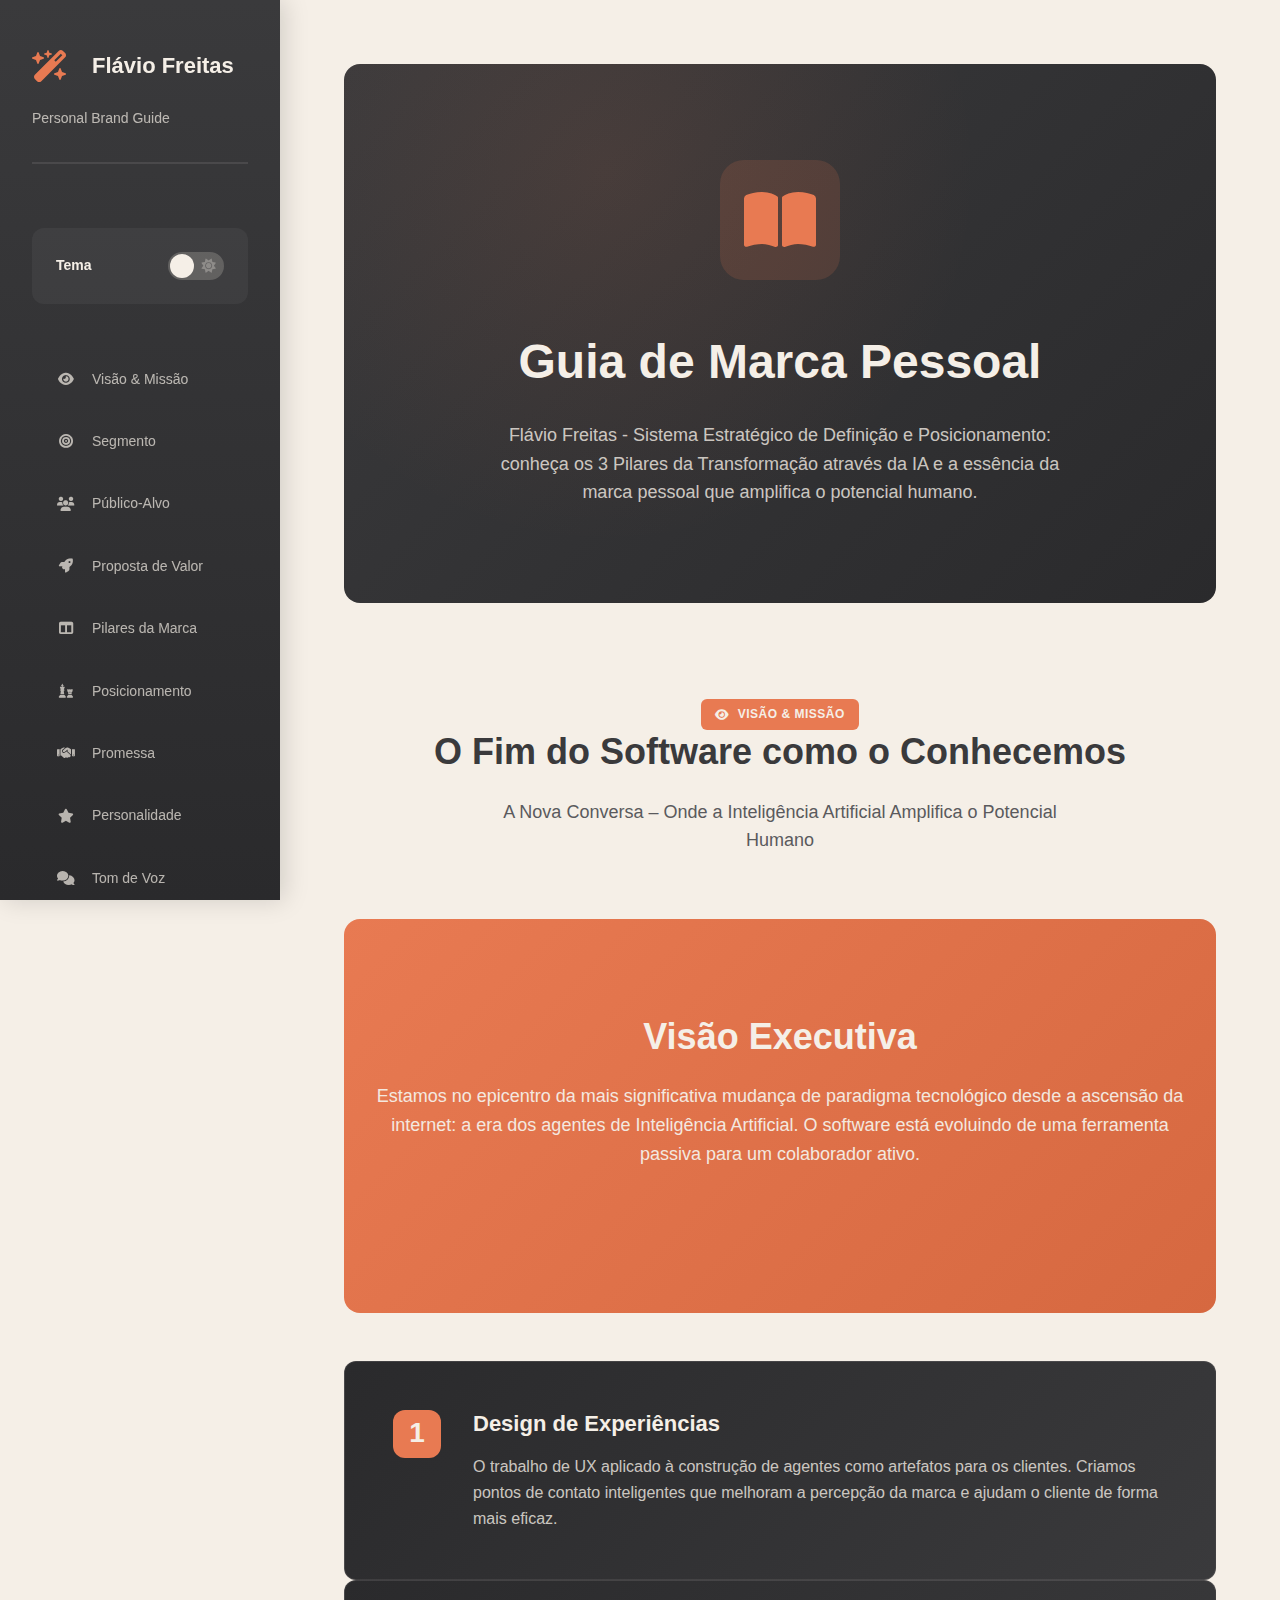
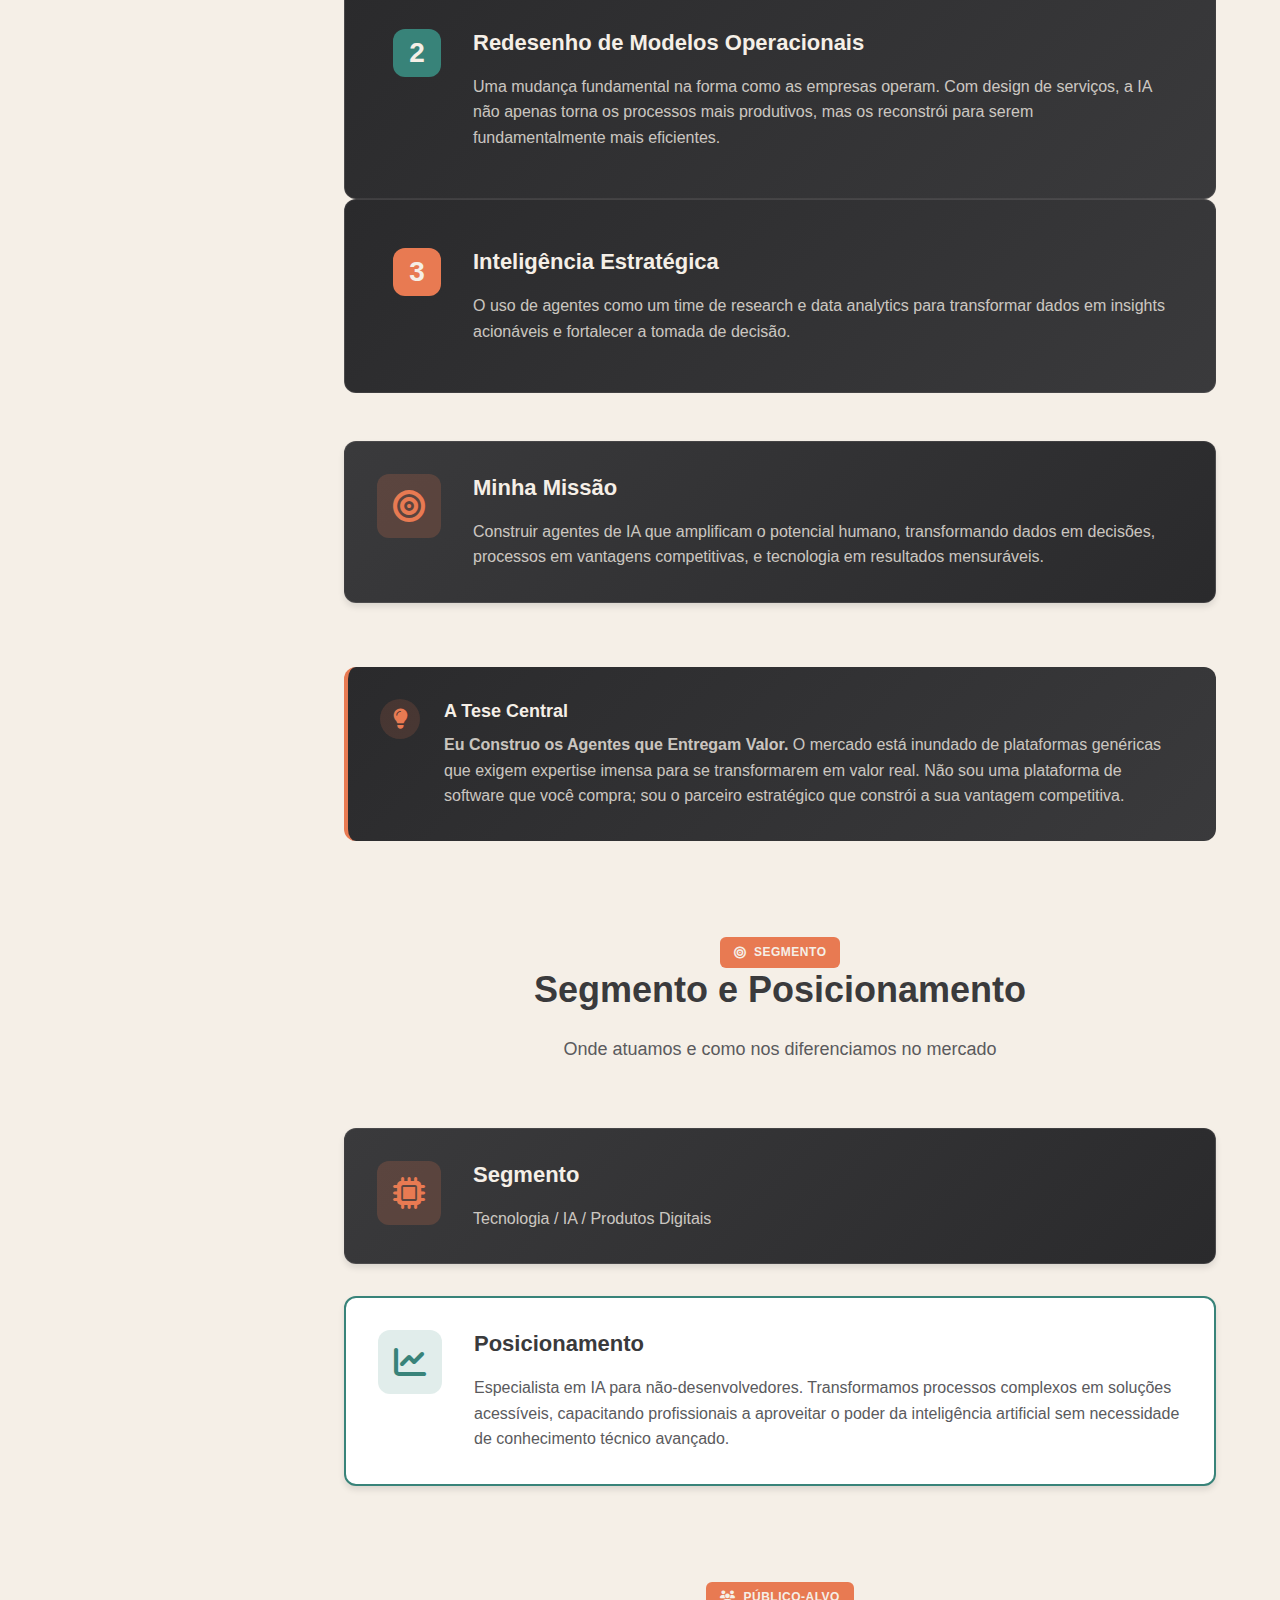
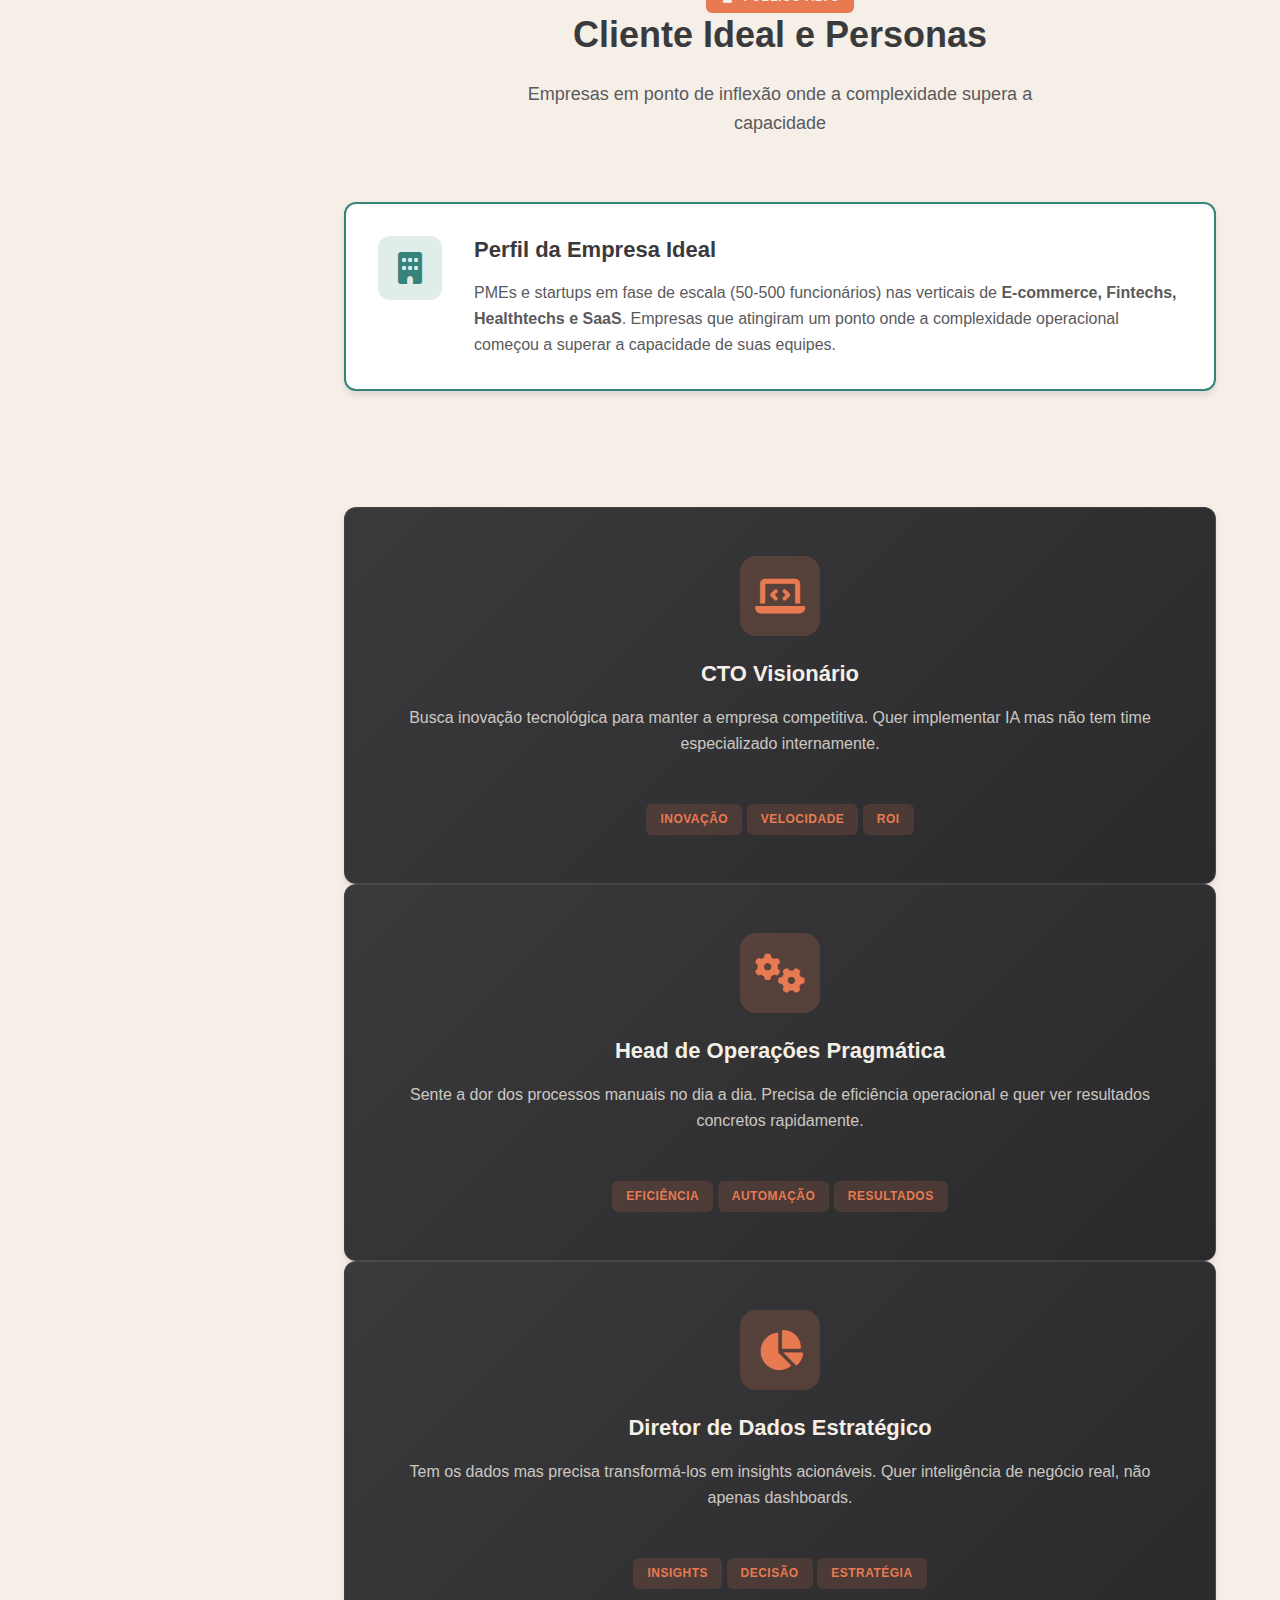
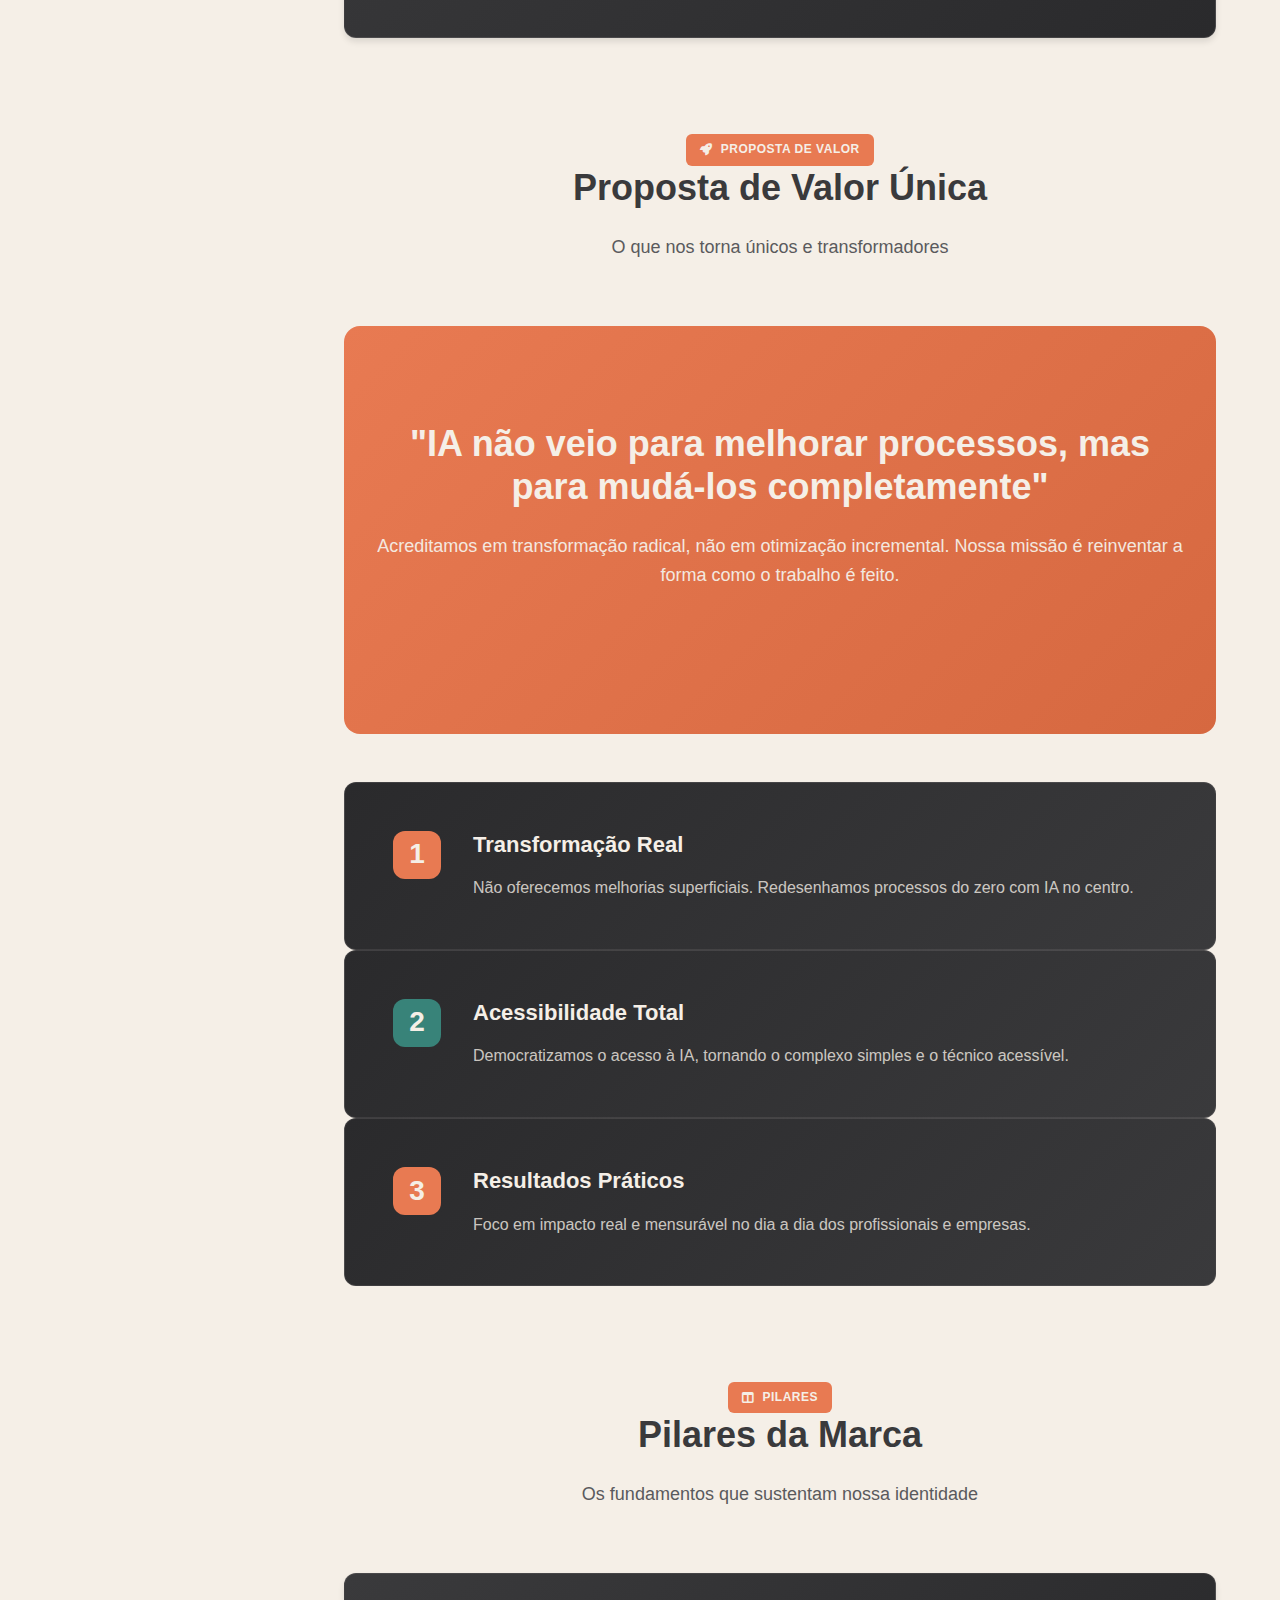
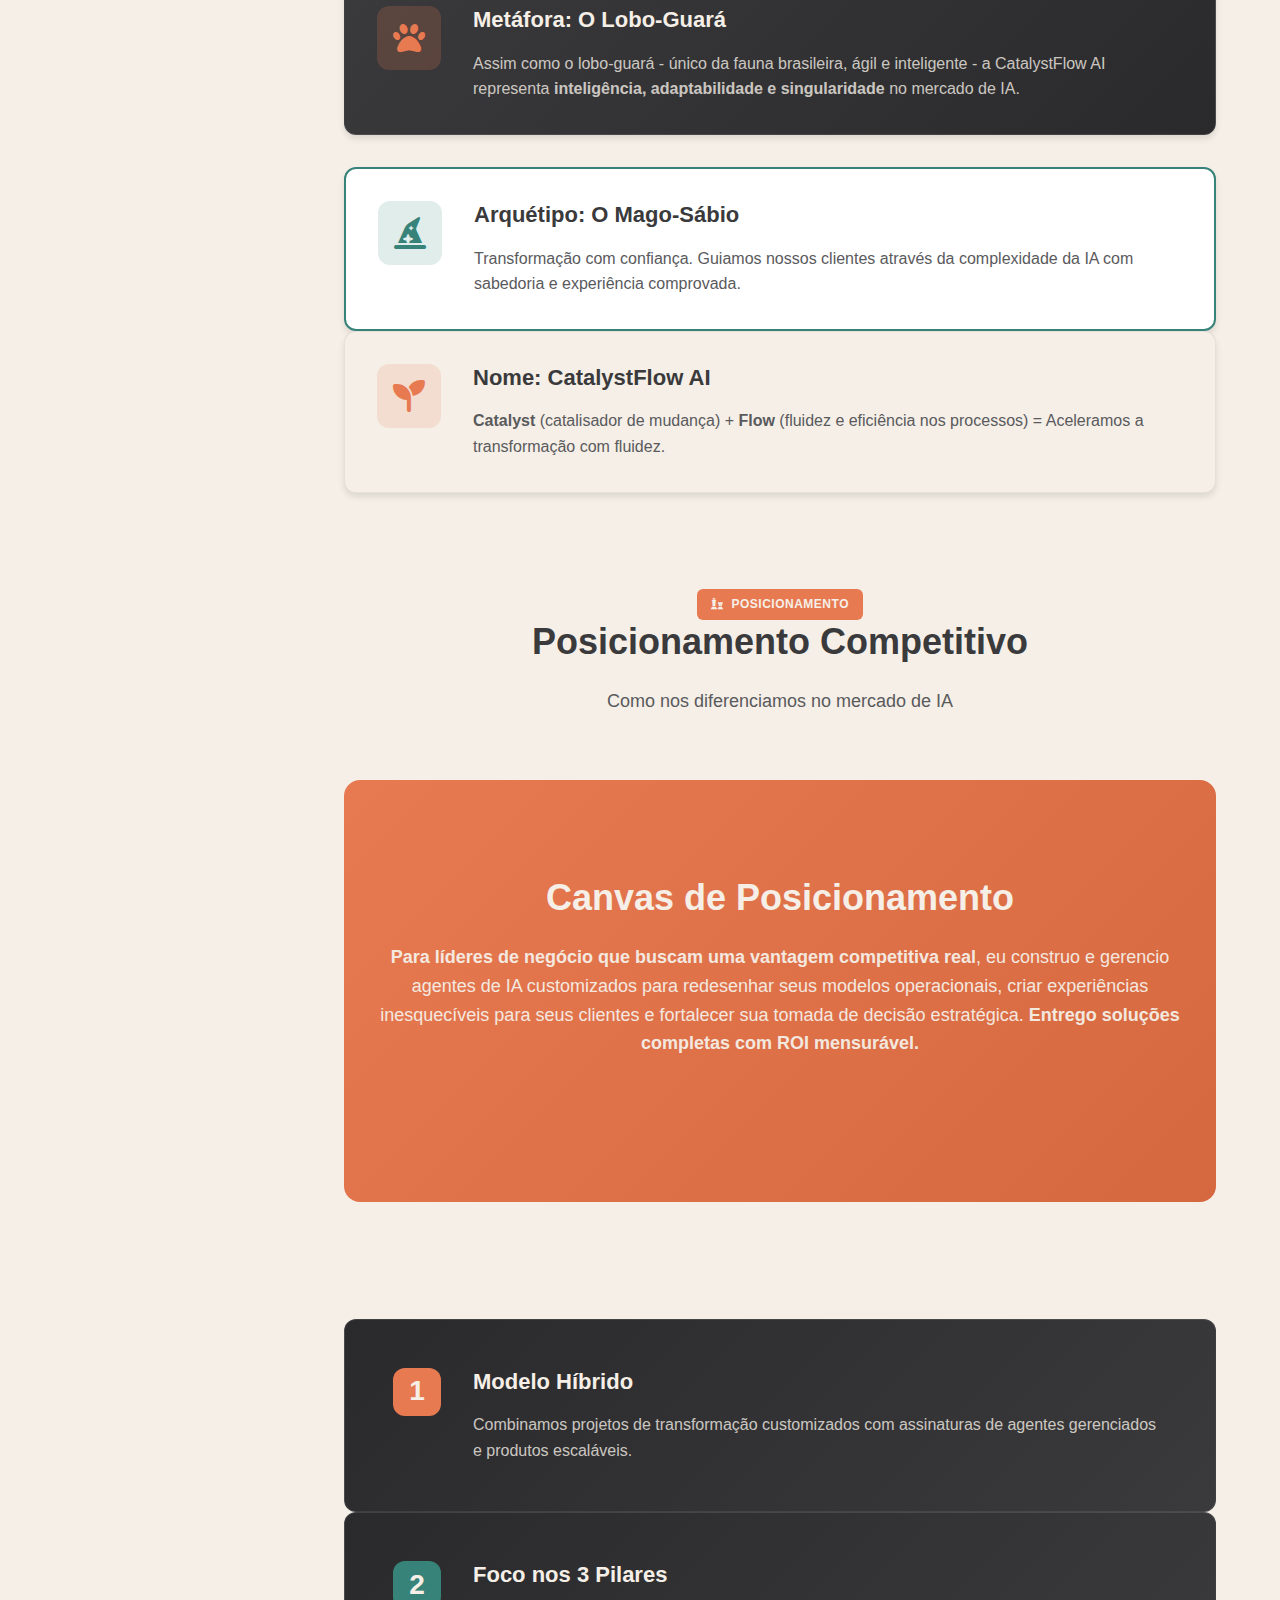
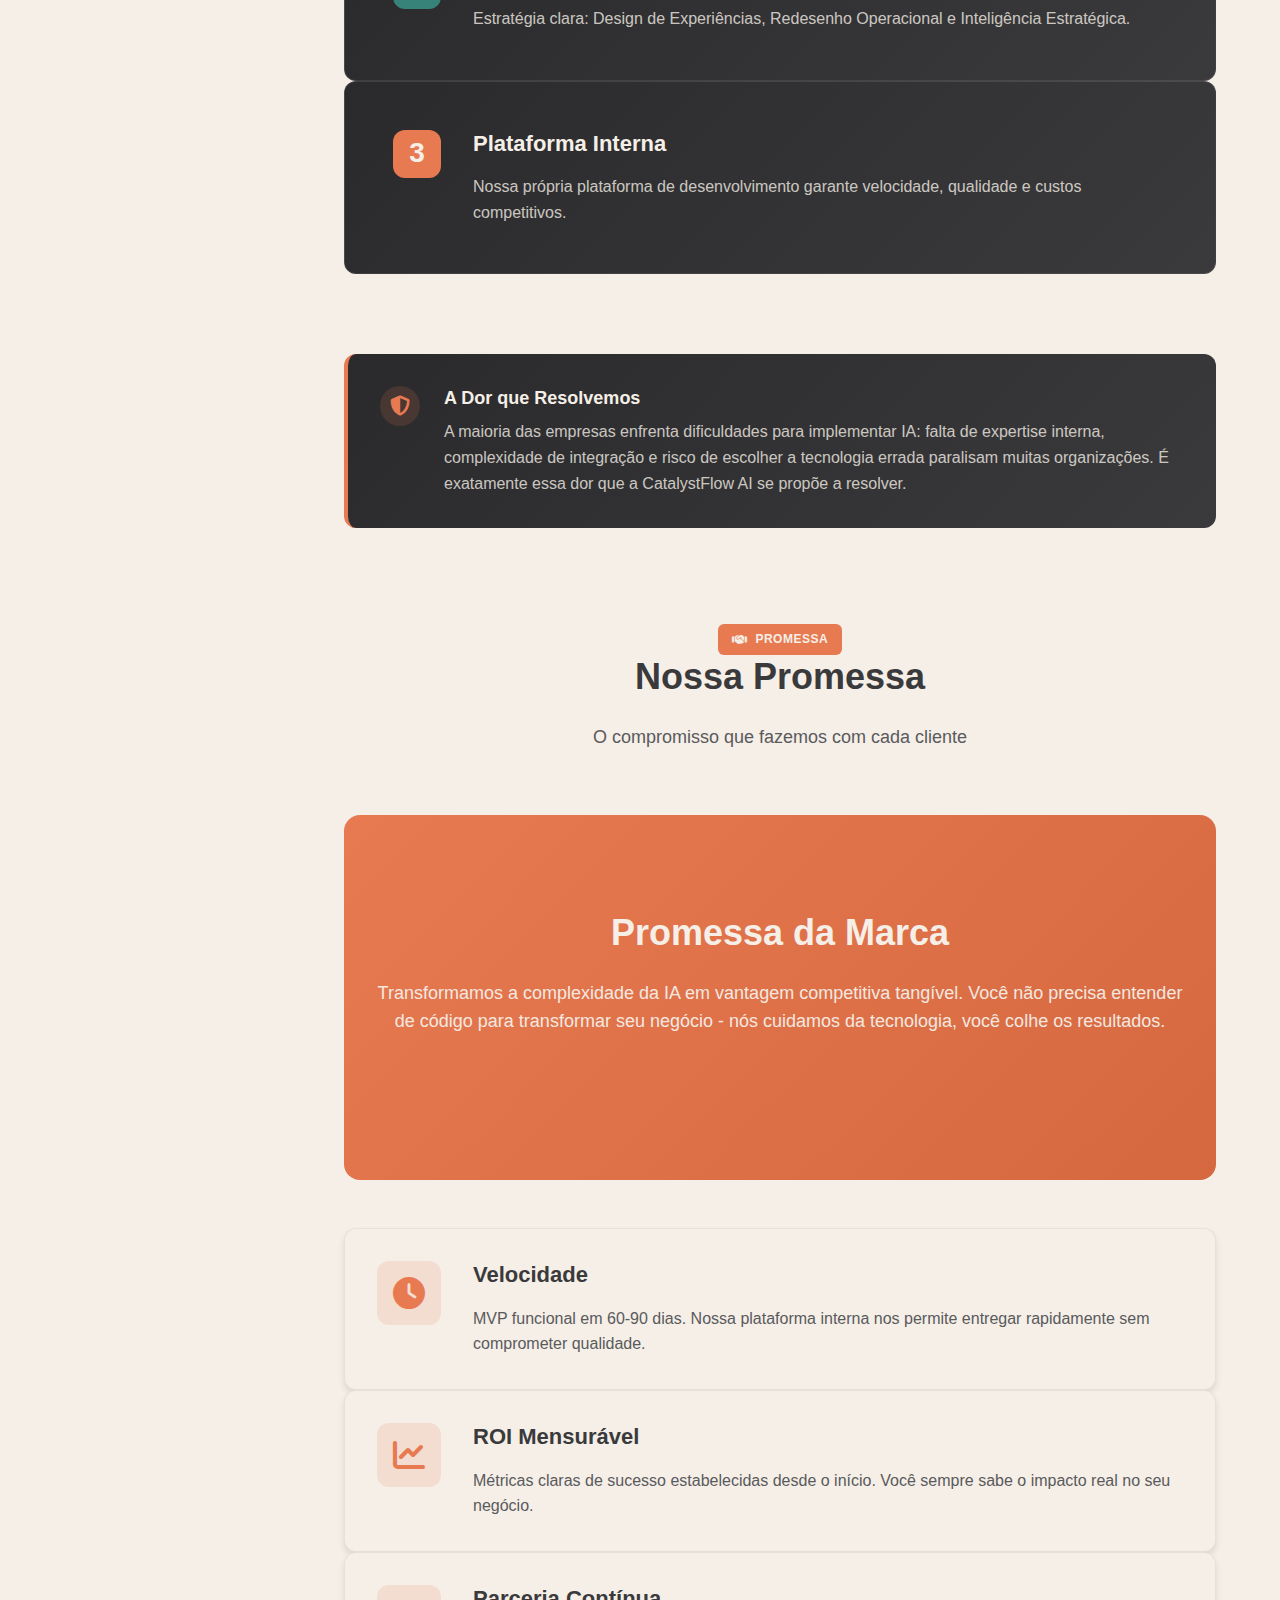
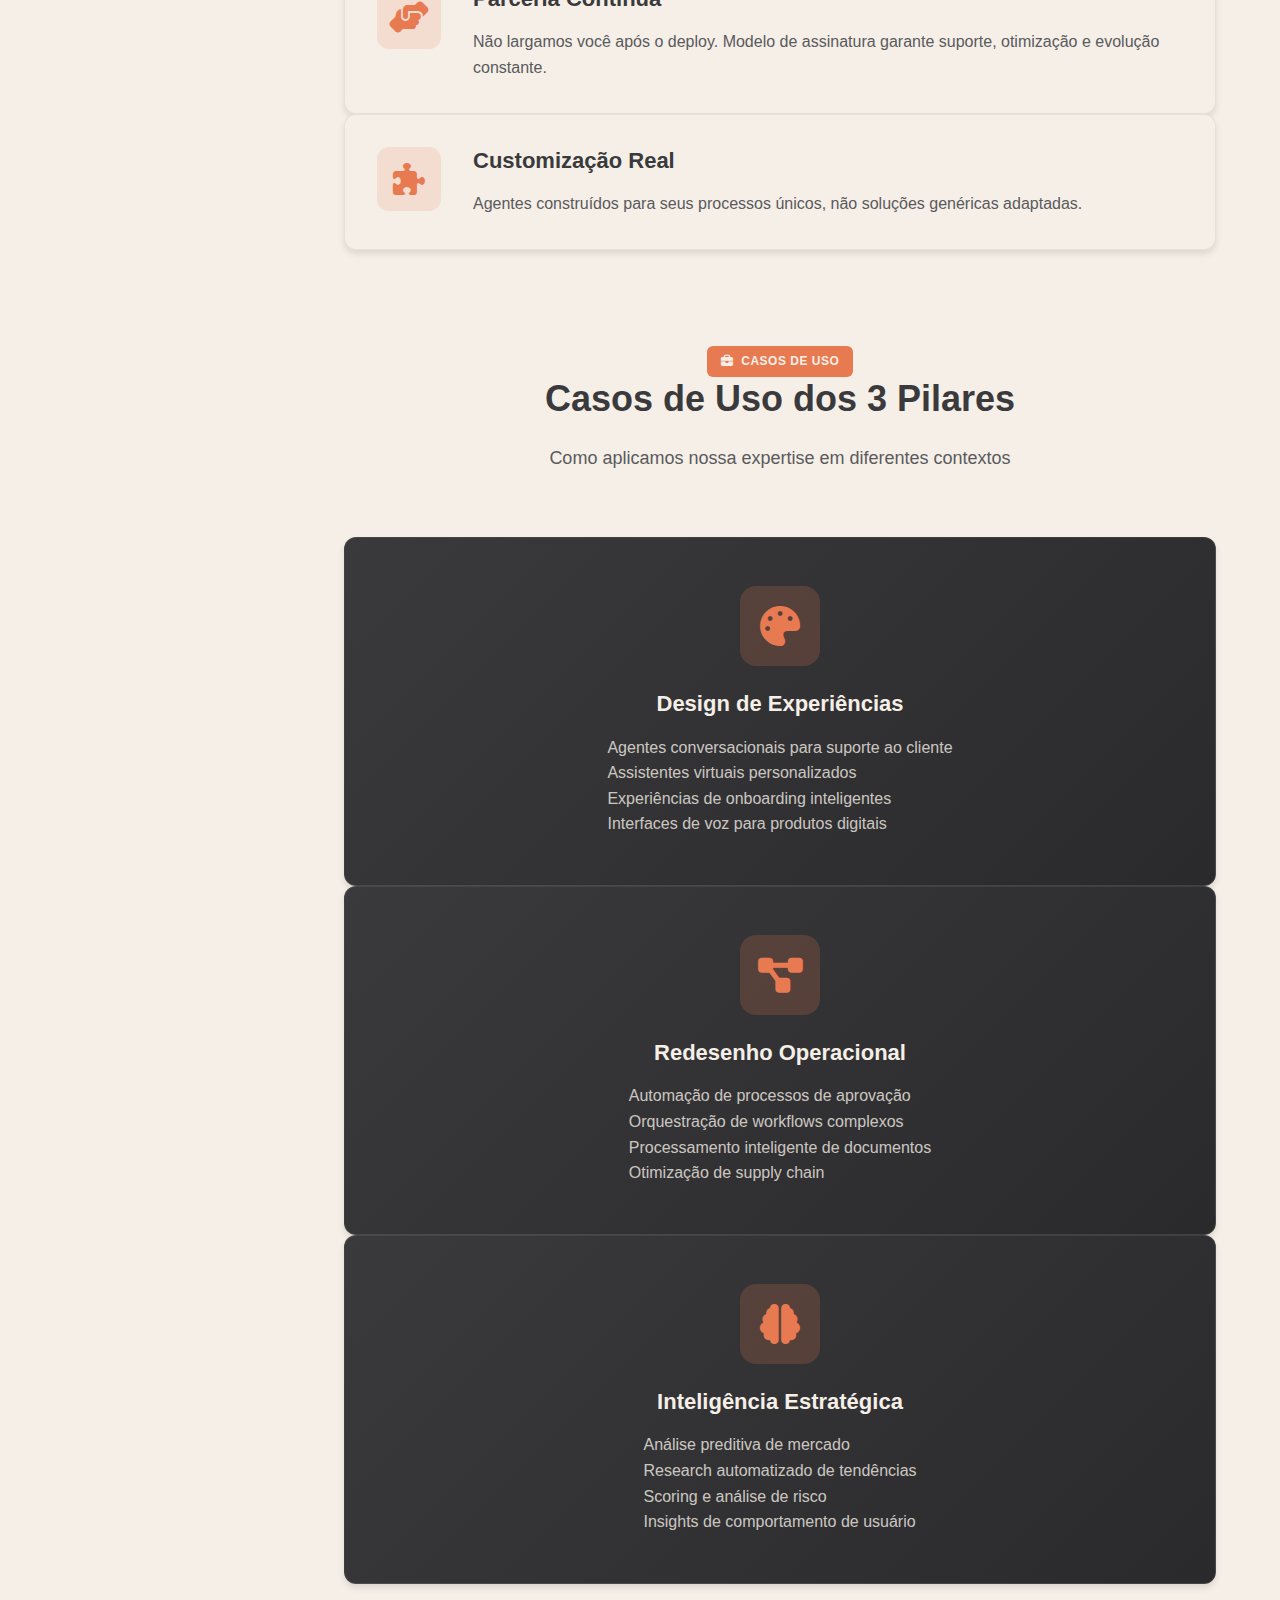
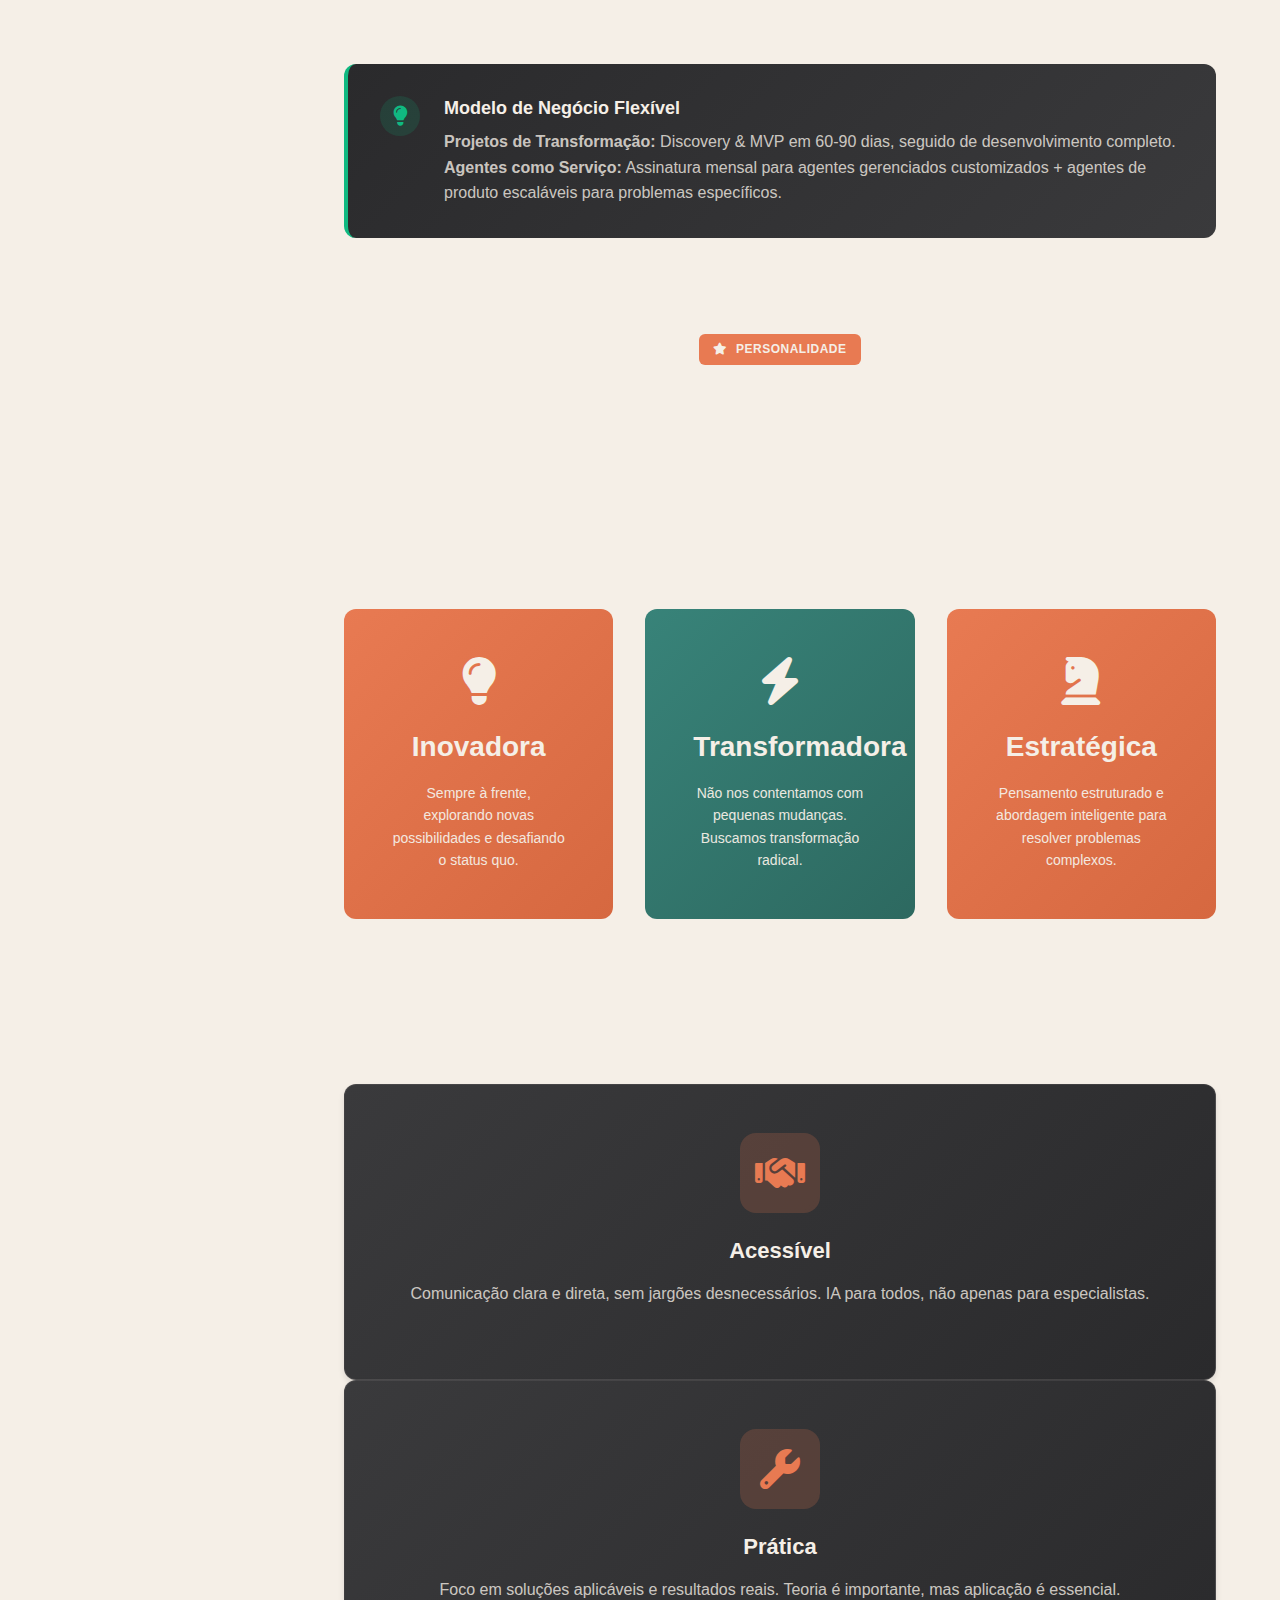
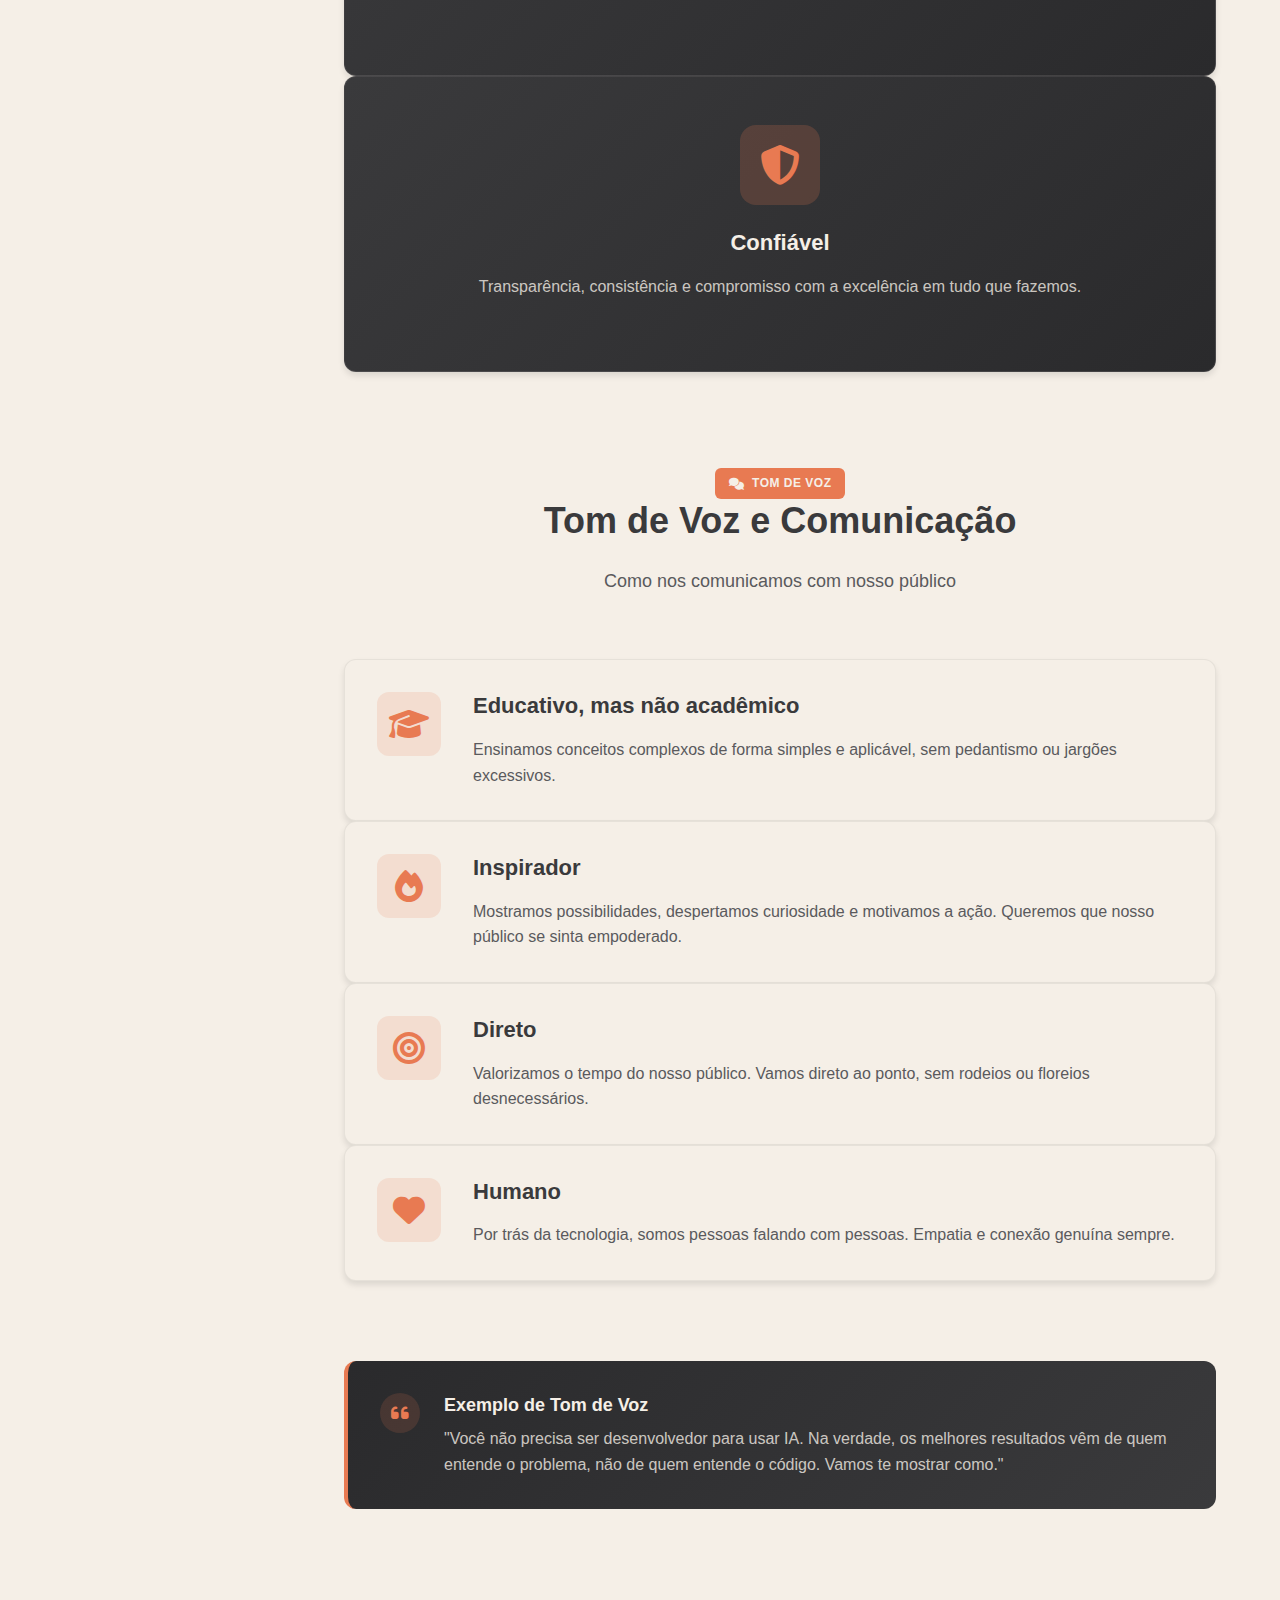
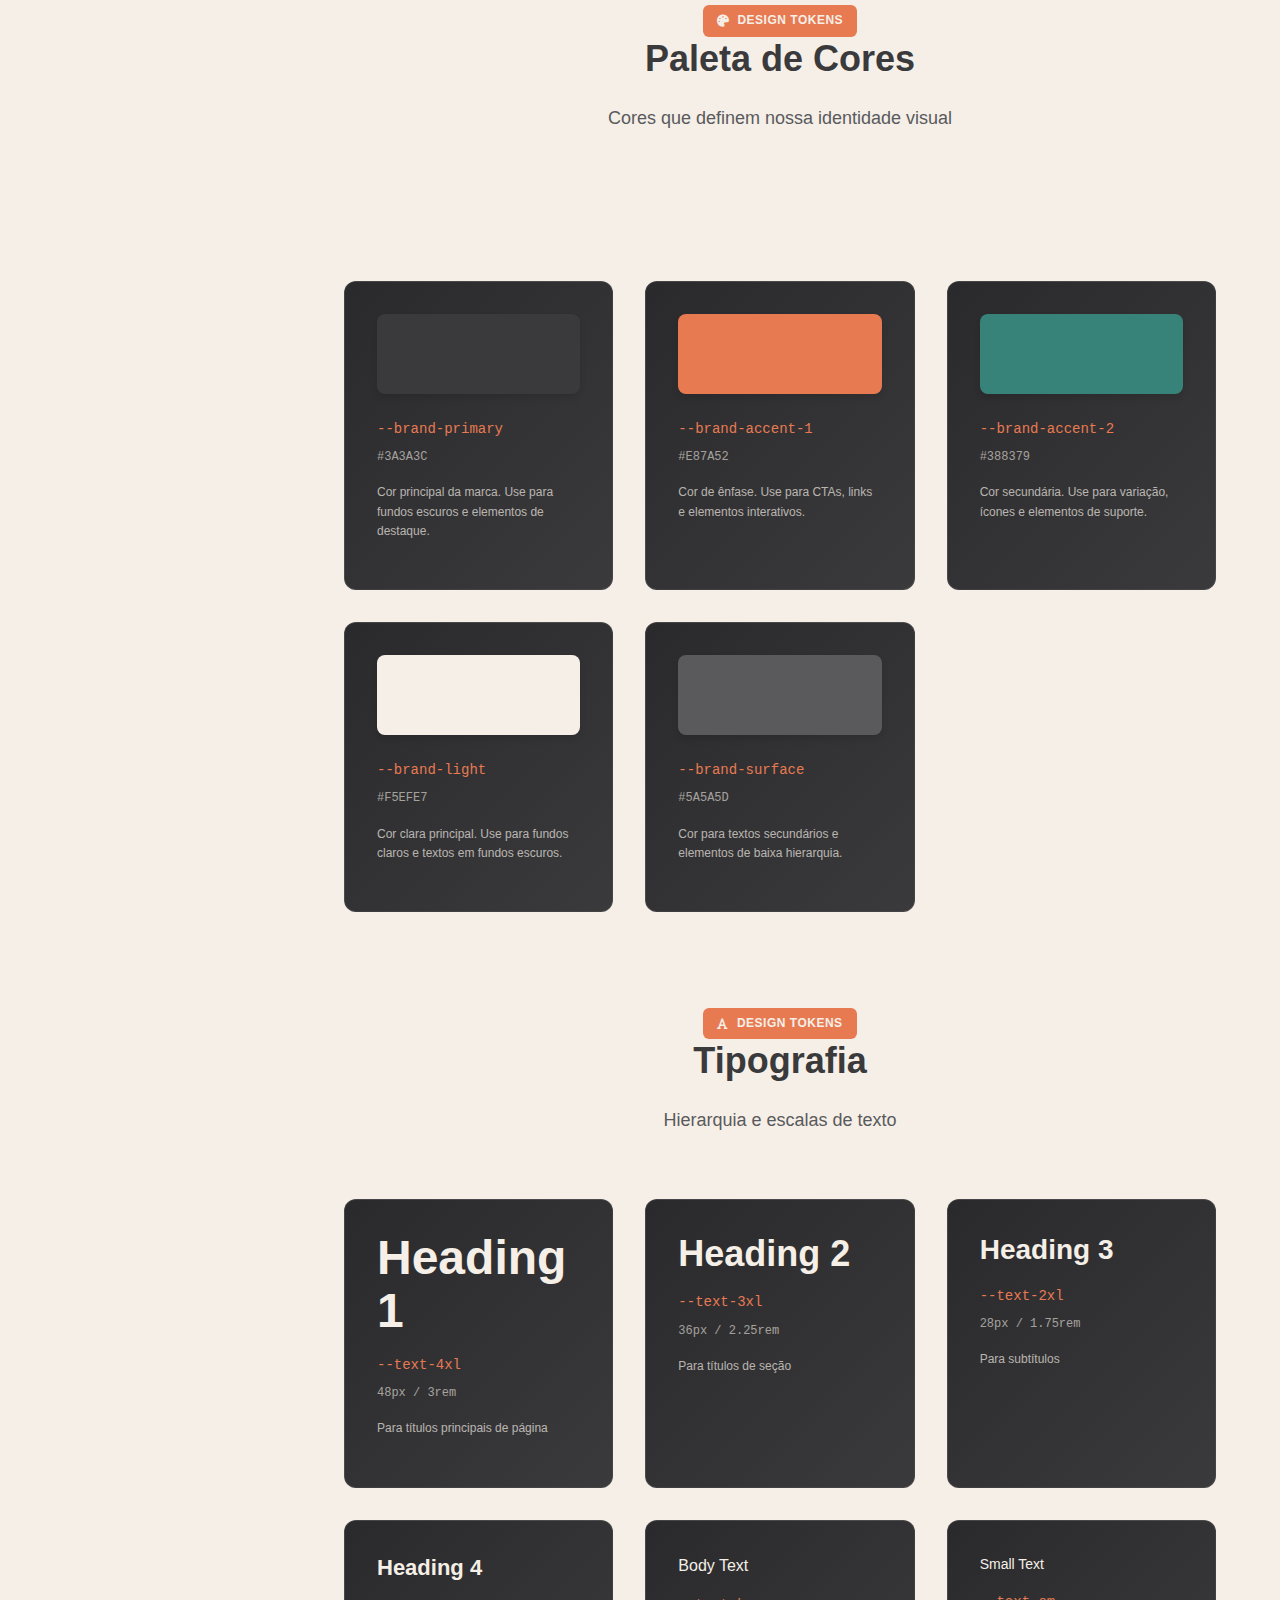
<file: examples/guia-de-marca.html>
<!DOCTYPE html>
<html lang="pt-BR">
<head>
  <meta charset="UTF-8">
  <meta name="viewport" content="width=device-width, initial-scale=1.0">
  <title>Guia de Marca - Flávio Freitas | Personal Brand</title>
  <link rel="stylesheet" href="../src/css/flavio-ai-design-system.css">
  <link rel="stylesheet" href="https://cdnjs.cloudflare.com/ajax/libs/font-awesome/6.4.0/css/all.min.css">
  <style>
    /* Sidebar Styles */
    .sidebar {
      position: fixed;
      left: 0;
      top: 0;
      width: 280px;
      height: 100vh;
      background: linear-gradient(180deg, var(--brand-primary) 0%, #2a2a2c 100%);
      padding: var(--space-xl) var(--space-lg);
      overflow-y: auto;
      z-index: 1000;
      transition: transform var(--transition-base);
      box-shadow: 4px 0 24px rgba(0, 0, 0, 0.15);
    }

    .sidebar-header {
      margin-bottom: var(--space-2xl);
      padding-bottom: var(--space-lg);
      border-bottom: 2px solid rgba(245, 239, 231, 0.1);
    }

    .sidebar-logo {
      display: flex;
      align-items: center;
      gap: var(--space-md);
      color: var(--brand-light);
      font-size: var(--text-xl);
      font-weight: var(--font-bold);
      text-decoration: none;
      margin-bottom: var(--space-md);
    }

    .sidebar-logo i {
      color: var(--brand-accent-1);
      font-size: 32px;
    }

    .sidebar-subtitle {
      color: rgba(245, 239, 231, 0.7);
      font-size: var(--text-sm);
      margin: 0;
    }

    /* Theme Toggle */
    .theme-toggle {
      display: flex;
      align-items: center;
      justify-content: space-between;
      padding: var(--space-md);
      background: rgba(245, 239, 231, 0.05);
      border-radius: var(--radius-lg);
      margin-bottom: var(--space-xl);
    }

    .theme-toggle-label {
      color: var(--brand-light);
      font-size: var(--text-sm);
      font-weight: var(--font-semibold);
    }

    .toggle-switch {
      position: relative;
      width: 56px;
      height: 28px;
      background: rgba(245, 239, 231, 0.2);
      border-radius: var(--radius-full);
      cursor: pointer;
      transition: background-color var(--transition-base);
    }

    .toggle-switch::before {
      content: '';
      position: absolute;
      top: 2px;
      left: 2px;
      width: 24px;
      height: 24px;
      background: var(--brand-light);
      border-radius: 50%;
      transition: transform var(--transition-base);
    }

    body.light-mode .toggle-switch {
      background: var(--brand-accent-1);
    }

    body.light-mode .toggle-switch::before {
      transform: translateX(28px);
    }

    .toggle-icon {
      position: absolute;
      top: 50%;
      transform: translateY(-50%);
      font-size: 14px;
      transition: opacity var(--transition-base);
    }

    .toggle-icon.moon {
      left: 8px;
      color: var(--brand-light);
      opacity: 1;
    }

    .toggle-icon.sun {
      right: 8px;
      color: var(--brand-light);
      opacity: 0.3;
    }

    body.light-mode .toggle-icon.moon {
      opacity: 0.3;
    }

    body.light-mode .toggle-icon.sun {
      opacity: 1;
    }

    /* Navigation */
    .sidebar-nav {
      list-style: none;
      padding: 0;
      margin: 0;
    }

    .sidebar-nav li {
      margin-bottom: var(--space-xs);
    }

    .sidebar-nav a {
      display: flex;
      align-items: center;
      gap: var(--space-sm);
      padding: var(--space-sm) var(--space-md);
      color: rgba(245, 239, 231, 0.7);
      text-decoration: none;
      border-radius: var(--radius-md);
      font-size: var(--text-sm);
      font-weight: var(--font-medium);
      transition: all var(--transition-fast);
    }

    .sidebar-nav a:hover {
      background: rgba(245, 239, 231, 0.05);
      color: var(--brand-light);
    }

    .sidebar-nav a.active {
      background: var(--brand-accent-1);
      color: var(--brand-light);
    }

    .sidebar-nav i {
      width: 20px;
      text-align: center;
    }

    /* Main Content */
    .main-content {
      margin-left: 280px;
      padding: var(--space-2xl);
      min-height: 100vh;
    }

    /* Mobile Menu Button */
    .mobile-menu-btn {
      display: none;
      position: fixed;
      top: var(--space-md);
      left: var(--space-md);
      z-index: 1001;
      width: 48px;
      height: 48px;
      background: var(--brand-primary);
      border: none;
      border-radius: var(--radius-md);
      color: var(--brand-light);
      font-size: 20px;
      cursor: pointer;
      box-shadow: var(--shadow-lg);
    }

    /* Light Mode Styles */
    body.light-mode {
      background-color: var(--brand-light);
      color: var(--brand-primary);
    }

    body.light-mode .main-content {
      background-color: var(--brand-light);
    }

    body.light-mode h1,
    body.light-mode h2,
    body.light-mode h3,
    body.light-mode h4 {
      color: var(--brand-primary);
    }

    body.light-mode p,
    body.light-mode li {
      color: var(--brand-surface);
    }

    /* Brand Token Display */
    .token-grid {
      display: grid;
      grid-template-columns: repeat(auto-fit, minmax(200px, 1fr));
      gap: var(--space-lg);
      margin: var(--space-xl) 0;
    }

    .token-card {
      background: linear-gradient(135deg, #2a2a2c 0%, var(--brand-primary) 100%);
      padding: var(--space-lg);
      border-radius: var(--radius-lg);
      border: 1px solid rgba(245, 239, 231, 0.1);
      transition: all var(--transition-base);
    }

    body.light-mode .token-card {
      background: white;
      border: 1px solid rgba(58, 58, 60, 0.15);
    }

    .token-card:hover {
      transform: translateY(-4px);
      box-shadow: var(--shadow-xl);
    }

    .color-swatch {
      width: 100%;
      height: 80px;
      border-radius: var(--radius-md);
      margin-bottom: var(--space-md);
      box-shadow: var(--shadow-md);
    }

    .token-name {
      font-family: 'Courier New', monospace;
      font-size: var(--text-sm);
      color: var(--brand-accent-1);
      margin-bottom: var(--space-xs);
    }

    .token-value {
      font-family: 'Courier New', monospace;
      font-size: var(--text-xs);
      color: rgba(245, 239, 231, 0.6);
    }

    body.light-mode .token-value {
      color: var(--brand-surface);
    }

    /* Personality Cards */
    .personality-grid {
      display: grid;
      grid-template-columns: repeat(auto-fit, minmax(250px, 1fr));
      gap: var(--space-lg);
      margin: var(--space-xl) 0;
    }

    .personality-card {
      background: linear-gradient(135deg, var(--brand-accent-1) 0%, #d66840 100%);
      padding: var(--space-xl);
      border-radius: var(--radius-lg);
      color: var(--brand-light);
      text-align: center;
      transition: all var(--transition-base);
    }

    .personality-card:hover {
      transform: translateY(-4px) scale(1.02);
      box-shadow: 0 12px 32px rgba(232, 122, 82, 0.3);
    }

    .personality-card.secondary {
      background: linear-gradient(135deg, var(--brand-accent-2) 0%, #2d6960 100%);
    }

    .personality-card i {
      font-size: 48px;
      margin-bottom: var(--space-md);
    }

    .personality-card h3 {
      color: var(--brand-light);
      margin-bottom: var(--space-sm);
    }

    .personality-card p {
      color: var(--brand-light);
      opacity: 0.95;
      font-size: var(--text-sm);
      margin: 0;
    }

    /* Usage Examples */
    .usage-example {
      background: linear-gradient(135deg, #2a2a2c 0%, var(--brand-primary) 100%);
      padding: var(--space-xl);
      border-radius: var(--radius-lg);
      border-left: 4px solid var(--brand-accent-1);
      margin: var(--space-lg) 0;
    }

    body.light-mode .usage-example {
      background: white;
      border: 1px solid rgba(58, 58, 60, 0.15);
      border-left: 4px solid var(--brand-accent-1);
    }

    .usage-example h4 {
      color: var(--brand-light);
      margin-bottom: var(--space-md);
      display: flex;
      align-items: center;
      gap: var(--space-sm);
    }

    body.light-mode .usage-example h4 {
      color: var(--brand-primary);
    }

    .usage-example h4 i {
      color: var(--brand-accent-2);
    }

    .usage-example pre {
      background: rgba(0, 0, 0, 0.3);
      padding: var(--space-md);
      border-radius: var(--radius-md);
      overflow-x: auto;
      font-size: var(--text-sm);
      color: #a8dadc;
    }

    body.light-mode .usage-example pre {
      background: rgba(58, 58, 60, 0.05);
      color: var(--brand-primary);
    }

    /* Responsive */
    @media (max-width: 768px) {
      .sidebar {
        transform: translateX(-100%);
      }

      .sidebar.active {
        transform: translateX(0);
      }

      .mobile-menu-btn {
        display: flex;
        align-items: center;
        justify-content: center;
      }

      .main-content {
        margin-left: 0;
        padding: calc(var(--space-xl) + 56px) var(--space-md) var(--space-xl);
      }

      .token-grid,
      .personality-grid {
        grid-template-columns: 1fr;
      }
    }
  </style>
</head>
<body>
  <!-- Mobile Menu Button -->
  <button class="mobile-menu-btn" onclick="toggleSidebar()">
    <i class="fa-solid fa-bars"></i>
  </button>

  <!-- Sidebar -->
  <aside class="sidebar" id="sidebar">
    <div class="sidebar-header">
      <a href="../index.html" class="sidebar-logo">
        <i class="fa-solid fa-wand-magic-sparkles"></i>
        <span>Flávio Freitas</span>
      </a>
      <p class="sidebar-subtitle">Personal Brand Guide</p>
    </div>

    <!-- Theme Toggle -->
    <div class="theme-toggle">
      <span class="theme-toggle-label">Tema</span>
      <div class="toggle-switch" onclick="toggleTheme()">
        <i class="fa-solid fa-moon toggle-icon moon"></i>
        <i class="fa-solid fa-sun toggle-icon sun"></i>
      </div>
    </div>

    <!-- Navigation -->
    <nav>
      <ul class="sidebar-nav">
        <li><a href="#visao" onclick="closeMobileSidebar()"><i class="fa-solid fa-eye"></i> Visão & Missão</a></li>
        <li><a href="#segmento" onclick="closeMobileSidebar()"><i class="fa-solid fa-bullseye"></i> Segmento</a></li>
        <li><a href="#publico" onclick="closeMobileSidebar()"><i class="fa-solid fa-users"></i> Público-Alvo</a></li>
        <li><a href="#proposta" onclick="closeMobileSidebar()"><i class="fa-solid fa-rocket"></i> Proposta de Valor</a></li>
        <li><a href="#pilares" onclick="closeMobileSidebar()"><i class="fa-solid fa-columns"></i> Pilares da Marca</a></li>
        <li><a href="#competitivo" onclick="closeMobileSidebar()"><i class="fa-solid fa-chess"></i> Posicionamento</a></li>
        <li><a href="#promessa" onclick="closeMobileSidebar()"><i class="fa-solid fa-handshake"></i> Promessa</a></li>
        <li><a href="#personalidade" onclick="closeMobileSidebar()"><i class="fa-solid fa-star"></i> Personalidade</a></li>
        <li><a href="#tom" onclick="closeMobileSidebar()"><i class="fa-solid fa-comments"></i> Tom de Voz</a></li>
        <li><a href="#casos" onclick="closeMobileSidebar()"><i class="fa-solid fa-briefcase"></i> Casos de Uso</a></li>
        <li><a href="#cores" onclick="closeMobileSidebar()"><i class="fa-solid fa-palette"></i> Paleta de Cores</a></li>
        <li><a href="#tipografia" onclick="closeMobileSidebar()"><i class="fa-solid fa-font"></i> Tipografia</a></li>
        <li><a href="#espacamento" onclick="closeMobileSidebar()"><i class="fa-solid fa-ruler"></i> Espaçamento</a></li>
        <li><a href="#uso" onclick="closeMobileSidebar()"><i class="fa-solid fa-code"></i> Como Usar</a></li>
        <li><a href="design-system-with-sidebar.html"><i class="fa-solid fa-cube"></i> Ver Componentes</a></li>
      </ul>
    </nav>
  </aside>

  <!-- Main Content -->
  <main class="main-content">
    <!-- Hero Section -->
    <section id="intro" class="hero-dark" style="margin-bottom: var(--space-3xl);">
      <div class="hero-content">
        <div class="hero-icon">
          <i class="fa-solid fa-book-open"></i>
        </div>
        <h1>Guia de Marca Pessoal</h1>
        <p>Flávio Freitas - Sistema Estratégico de Definição e Posicionamento: conheça os 3 Pilares da Transformação através da IA e a essência da marca pessoal que amplifica o potencial humano.</p>
      </div>
    </section>

    <!-- Visão & Missão -->
    <section id="visao" class="mb-3xl">
      <div class="section-header">
        <span class="badge badge-primary"><i class="fa-solid fa-eye"></i> Visão & Missão</span>
        <h2>O Fim do Software como o Conhecemos</h2>
        <p>A Nova Conversa – Onde a Inteligência Artificial Amplifica o Potencial Humano</p>
      </div>

      <div class="hero-gradient" style="margin-bottom: var(--space-xl);">
        <h2>Visão Executiva</h2>
        <p>Estamos no epicentro da mais significativa mudança de paradigma tecnológico desde a ascensão da internet: a era dos agentes de Inteligência Artificial. O software está evoluindo de uma ferramenta passiva para um colaborador ativo.</p>
      </div>

      <div class="cards-grid-3">
        <div class="feature-card-dark">
          <div class="feature-number">1</div>
          <div class="feature-content">
            <h3>Design de Experiências</h3>
            <p>O trabalho de UX aplicado à construção de agentes como artefatos para os clientes. Criamos pontos de contato inteligentes que melhoram a percepção da marca e ajudam o cliente de forma mais eficaz.</p>
          </div>
        </div>

        <div class="feature-card-dark secondary">
          <div class="feature-number">2</div>
          <div class="feature-content">
            <h3>Redesenho de Modelos Operacionais</h3>
            <p>Uma mudança fundamental na forma como as empresas operam. Com design de serviços, a IA não apenas torna os processos mais produtivos, mas os reconstrói para serem fundamentalmente mais eficientes.</p>
          </div>
        </div>

        <div class="feature-card-dark">
          <div class="feature-number">3</div>
          <div class="feature-content">
            <h3>Inteligência Estratégica</h3>
            <p>O uso de agentes como um time de research e data analytics para transformar dados em insights acionáveis e fortalecer a tomada de decisão.</p>
          </div>
        </div>
      </div>

      <div style="height: var(--space-xl);"></div>

      <div class="card-horizontal dark">
        <div class="card-icon">
          <i class="fa-solid fa-bullseye"></i>
        </div>
        <div class="card-content">
          <h3 class="card-title">Minha Missão</h3>
          <p class="card-text">Construir agentes de IA que amplificam o potencial humano, transformando dados em decisões, processos em vantagens competitivas, e tecnologia em resultados mensuráveis.</p>
        </div>
      </div>

      <div style="height: var(--space-lg);"></div>

      <div class="alert-dark">
        <div class="alert-icon">
          <i class="fa-solid fa-lightbulb"></i>
        </div>
        <div class="alert-content">
          <h4>A Tese Central</h4>
          <p><strong>Eu Construo os Agentes que Entregam Valor.</strong> O mercado está inundado de plataformas genéricas que exigem expertise imensa para se transformarem em valor real. Não sou uma plataforma de software que você compra; sou o parceiro estratégico que constrói a sua vantagem competitiva.</p>
        </div>
      </div>
    </section>

    <div class="divider-dark"></div>

    <!-- Segmento e Posicionamento -->
    <section id="segmento" class="mb-3xl">
      <div class="section-header">
        <span class="badge badge-primary"><i class="fa-solid fa-bullseye"></i> Segmento</span>
        <h2>Segmento e Posicionamento</h2>
        <p>Onde atuamos e como nos diferenciamos no mercado</p>
      </div>

      <div class="card-horizontal dark">
        <div class="card-icon">
          <i class="fa-solid fa-microchip"></i>
        </div>
        <div class="card-content">
          <h3 class="card-title">Segmento</h3>
          <p class="card-text">Tecnologia / IA / Produtos Digitais</p>
        </div>
      </div>

      <div style="height: var(--space-lg);"></div>

      <div class="card-horizontal accent">
        <div class="card-icon">
          <i class="fa-solid fa-chart-line"></i>
        </div>
        <div class="card-content">
          <h3 class="card-title">Posicionamento</h3>
          <p class="card-text">Especialista em IA para não-desenvolvedores. Transformamos processos complexos em soluções acessíveis, capacitando profissionais a aproveitar o poder da inteligência artificial sem necessidade de conhecimento técnico avançado.</p>
        </div>
      </div>
    </section>

    <div class="divider-dark"></div>

    <!-- Público-Alvo -->
    <section id="publico" class="mb-3xl">
      <div class="section-header">
        <span class="badge badge-primary"><i class="fa-solid fa-users"></i> Público-Alvo</span>
        <h2>Cliente Ideal e Personas</h2>
        <p>Empresas em ponto de inflexão onde a complexidade supera a capacidade</p>
      </div>

      <div class="card-horizontal accent" style="margin-bottom: var(--space-xl);">
        <div class="card-icon">
          <i class="fa-solid fa-building"></i>
        </div>
        <div class="card-content">
          <h3 class="card-title">Perfil da Empresa Ideal</h3>
          <p class="card-text">PMEs e startups em fase de escala (50-500 funcionários) nas verticais de <strong>E-commerce, Fintechs, Healthtechs e SaaS</strong>. Empresas que atingiram um ponto onde a complexidade operacional começou a superar a capacidade de suas equipes.</p>
        </div>
      </div>

      <h3 style="color: var(--brand-light); margin-bottom: var(--space-lg);">Personas-Chave</h3>
      <div class="cards-grid-3">
        <div class="card-vertical dark">
          <div class="card-icon">
            <i class="fa-solid fa-laptop-code"></i>
          </div>
          <h3 class="card-title">CTO Visionário</h3>
          <p class="card-text">Busca inovação tecnológica para manter a empresa competitiva. Quer implementar IA mas não tem time especializado internamente.</p>
          <div style="margin-top: var(--space-md);">
            <span class="badge badge-light">Inovação</span>
            <span class="badge badge-light">Velocidade</span>
            <span class="badge badge-light">ROI</span>
          </div>
        </div>

        <div class="card-vertical dark">
          <div class="card-icon">
            <i class="fa-solid fa-gears"></i>
          </div>
          <h3 class="card-title">Head de Operações Pragmática</h3>
          <p class="card-text">Sente a dor dos processos manuais no dia a dia. Precisa de eficiência operacional e quer ver resultados concretos rapidamente.</p>
          <div style="margin-top: var(--space-md);">
            <span class="badge badge-light">Eficiência</span>
            <span class="badge badge-light">Automação</span>
            <span class="badge badge-light">Resultados</span>
          </div>
        </div>

        <div class="card-vertical dark">
          <div class="card-icon">
            <i class="fa-solid fa-chart-pie"></i>
          </div>
          <h3 class="card-title">Diretor de Dados Estratégico</h3>
          <p class="card-text">Tem os dados mas precisa transformá-los em insights acionáveis. Quer inteligência de negócio real, não apenas dashboards.</p>
          <div style="margin-top: var(--space-md);">
            <span class="badge badge-light">Insights</span>
            <span class="badge badge-light">Decisão</span>
            <span class="badge badge-light">Estratégia</span>
          </div>
        </div>
      </div>
    </section>

    <div class="divider-dark"></div>

    <!-- Proposta de Valor -->
    <section id="proposta" class="mb-3xl">
      <div class="section-header">
        <span class="badge badge-primary"><i class="fa-solid fa-rocket"></i> Proposta de Valor</span>
        <h2>Proposta de Valor Única</h2>
        <p>O que nos torna únicos e transformadores</p>
      </div>

      <div class="hero-gradient" style="margin-bottom: var(--space-xl);">
        <h2>"IA não veio para melhorar processos, mas para mudá-los completamente"</h2>
        <p>Acreditamos em transformação radical, não em otimização incremental. Nossa missão é reinventar a forma como o trabalho é feito.</p>
      </div>

      <div class="cards-grid-3">
        <div class="feature-card-dark">
          <div class="feature-number">1</div>
          <div class="feature-content">
            <h3>Transformação Real</h3>
            <p>Não oferecemos melhorias superficiais. Redesenhamos processos do zero com IA no centro.</p>
          </div>
        </div>

        <div class="feature-card-dark secondary">
          <div class="feature-number">2</div>
          <div class="feature-content">
            <h3>Acessibilidade Total</h3>
            <p>Democratizamos o acesso à IA, tornando o complexo simples e o técnico acessível.</p>
          </div>
        </div>

        <div class="feature-card-dark">
          <div class="feature-number">3</div>
          <div class="feature-content">
            <h3>Resultados Práticos</h3>
            <p>Foco em impacto real e mensurável no dia a dia dos profissionais e empresas.</p>
          </div>
        </div>
      </div>
    </section>

    <div class="divider-dark"></div>

    <!-- Pilares da Marca -->
    <section id="pilares" class="mb-3xl">
      <div class="section-header">
        <span class="badge badge-primary"><i class="fa-solid fa-columns"></i> Pilares</span>
        <h2>Pilares da Marca</h2>
        <p>Os fundamentos que sustentam nossa identidade</p>
      </div>

      <div class="card-horizontal dark" style="margin-bottom: var(--space-lg);">
        <div class="card-icon">
          <i class="fa-solid fa-paw"></i>
        </div>
        <div class="card-content">
          <h3 class="card-title">Metáfora: O Lobo-Guará</h3>
          <p class="card-text">Assim como o lobo-guará - único da fauna brasileira, ágil e inteligente - a CatalystFlow AI representa <strong>inteligência, adaptabilidade e singularidade</strong> no mercado de IA.</p>
        </div>
      </div>

      <div class="cards-grid-2">
        <div class="card-horizontal accent">
          <div class="card-icon">
            <i class="fa-solid fa-hat-wizard"></i>
          </div>
          <div class="card-content">
            <h3 class="card-title">Arquétipo: O Mago-Sábio</h3>
            <p class="card-text">Transformação com confiança. Guiamos nossos clientes através da complexidade da IA com sabedoria e experiência comprovada.</p>
          </div>
        </div>

        <div class="card-horizontal light">
          <div class="card-icon">
            <i class="fa-solid fa-seedling"></i>
          </div>
          <div class="card-content">
            <h3 class="card-title">Nome: CatalystFlow AI</h3>
            <p class="card-text"><strong>Catalyst</strong> (catalisador de mudança) + <strong>Flow</strong> (fluidez e eficiência nos processos) = Aceleramos a transformação com fluidez.</p>
          </div>
        </div>
      </div>
    </section>

    <div class="divider-dark"></div>

    <!-- Posicionamento Competitivo -->
    <section id="competitivo" class="mb-3xl">
      <div class="section-header">
        <span class="badge badge-primary"><i class="fa-solid fa-chess"></i> Posicionamento</span>
        <h2>Posicionamento Competitivo</h2>
        <p>Como nos diferenciamos no mercado de IA</p>
      </div>

      <div class="hero-gradient" style="margin-bottom: var(--space-xl);">
        <h2>Canvas de Posicionamento</h2>
        <p><strong>Para líderes de negócio que buscam uma vantagem competitiva real</strong>, eu construo e gerencio agentes de IA customizados para redesenhar seus modelos operacionais, criar experiências inesquecíveis para seus clientes e fortalecer sua tomada de decisão estratégica. <strong>Entrego soluções completas com ROI mensurável.</strong></p>
      </div>

      <h3 style="color: var(--brand-light); margin-bottom: var(--space-lg);">Vantagens Competitivas</h3>
      <div class="cards-grid-3">
        <div class="feature-card-dark">
          <div class="feature-number">1</div>
          <div class="feature-content">
            <h3>Modelo Híbrido</h3>
            <p>Combinamos projetos de transformação customizados com assinaturas de agentes gerenciados e produtos escaláveis.</p>
          </div>
        </div>

        <div class="feature-card-dark secondary">
          <div class="feature-number">2</div>
          <div class="feature-content">
            <h3>Foco nos 3 Pilares</h3>
            <p>Estratégia clara: Design de Experiências, Redesenho Operacional e Inteligência Estratégica.</p>
          </div>
        </div>

        <div class="feature-card-dark">
          <div class="feature-number">3</div>
          <div class="feature-content">
            <h3>Plataforma Interna</h3>
            <p>Nossa própria plataforma de desenvolvimento garante velocidade, qualidade e custos competitivos.</p>
          </div>
        </div>
      </div>

      <div style="height: var(--space-xl);"></div>

      <div class="alert-dark">
        <div class="alert-icon">
          <i class="fa-solid fa-shield-halved"></i>
        </div>
        <div class="alert-content">
          <h4>A Dor que Resolvemos</h4>
          <p>A maioria das empresas enfrenta dificuldades para implementar IA: falta de expertise interna, complexidade de integração e risco de escolher a tecnologia errada paralisam muitas organizações. É exatamente essa dor que a CatalystFlow AI se propõe a resolver.</p>
        </div>
      </div>
    </section>

    <div class="divider-dark"></div>

    <!-- Promessa da Marca -->
    <section id="promessa" class="mb-3xl">
      <div class="section-header">
        <span class="badge badge-primary"><i class="fa-solid fa-handshake"></i> Promessa</span>
        <h2>Nossa Promessa</h2>
        <p>O compromisso que fazemos com cada cliente</p>
      </div>

      <div class="hero-gradient" style="margin-bottom: var(--space-xl);">
        <h2>Promessa da Marca</h2>
        <p>Transformamos a complexidade da IA em vantagem competitiva tangível. Você não precisa entender de código para transformar seu negócio - nós cuidamos da tecnologia, você colhe os resultados.</p>
      </div>

      <div class="cards-grid-2">
        <div class="card-horizontal light">
          <div class="card-icon">
            <i class="fa-solid fa-clock"></i>
          </div>
          <div class="card-content">
            <h3 class="card-title">Velocidade</h3>
            <p class="card-text">MVP funcional em 60-90 dias. Nossa plataforma interna nos permite entregar rapidamente sem comprometer qualidade.</p>
          </div>
        </div>

        <div class="card-horizontal light">
          <div class="card-icon">
            <i class="fa-solid fa-chart-line"></i>
          </div>
          <div class="card-content">
            <h3 class="card-title">ROI Mensurável</h3>
            <p class="card-text">Métricas claras de sucesso estabelecidas desde o início. Você sempre sabe o impacto real no seu negócio.</p>
          </div>
        </div>

        <div class="card-horizontal light">
          <div class="card-icon">
            <i class="fa-solid fa-handshake-angle"></i>
          </div>
          <div class="card-content">
            <h3 class="card-title">Parceria Contínua</h3>
            <p class="card-text">Não largamos você após o deploy. Modelo de assinatura garante suporte, otimização e evolução constante.</p>
          </div>
        </div>

        <div class="card-horizontal light">
          <div class="card-icon">
            <i class="fa-solid fa-puzzle-piece"></i>
          </div>
          <div class="card-content">
            <h3 class="card-title">Customização Real</h3>
            <p class="card-text">Agentes construídos para seus processos únicos, não soluções genéricas adaptadas.</p>
          </div>
        </div>
      </div>
    </section>

    <div class="divider-dark"></div>

    <!-- Casos de Uso -->
    <section id="casos" class="mb-3xl">
      <div class="section-header">
        <span class="badge badge-primary"><i class="fa-solid fa-briefcase"></i> Casos de Uso</span>
        <h2>Casos de Uso dos 3 Pilares</h2>
        <p>Como aplicamos nossa expertise em diferentes contextos</p>
      </div>

      <div class="cards-grid-3">
        <div class="card-vertical dark">
          <div class="card-icon">
            <i class="fa-solid fa-palette"></i>
          </div>
          <h3 class="card-title">Design de Experiências</h3>
          <ul class="list-checkmark" style="text-align: left; color: rgba(245, 239, 231, 0.8);">
            <li>Agentes conversacionais para suporte ao cliente</li>
            <li>Assistentes virtuais personalizados</li>
            <li>Experiências de onboarding inteligentes</li>
            <li>Interfaces de voz para produtos digitais</li>
          </ul>
        </div>

        <div class="card-vertical dark">
          <div class="card-icon">
            <i class="fa-solid fa-diagram-project"></i>
          </div>
          <h3 class="card-title">Redesenho Operacional</h3>
          <ul class="list-checkmark" style="text-align: left; color: rgba(245, 239, 231, 0.8);">
            <li>Automação de processos de aprovação</li>
            <li>Orquestração de workflows complexos</li>
            <li>Processamento inteligente de documentos</li>
            <li>Otimização de supply chain</li>
          </ul>
        </div>

        <div class="card-vertical dark">
          <div class="card-icon">
            <i class="fa-solid fa-brain"></i>
          </div>
          <h3 class="card-title">Inteligência Estratégica</h3>
          <ul class="list-checkmark" style="text-align: left; color: rgba(245, 239, 231, 0.8);">
            <li>Análise preditiva de mercado</li>
            <li>Research automatizado de tendências</li>
            <li>Scoring e análise de risco</li>
            <li>Insights de comportamento de usuário</li>
          </ul>
        </div>
      </div>

      <div style="height: var(--space-xl);"></div>

      <div class="alert-dark success">
        <div class="alert-icon">
          <i class="fa-solid fa-lightbulb"></i>
        </div>
        <div class="alert-content">
          <h4>Modelo de Negócio Flexível</h4>
          <p><strong>Projetos de Transformação:</strong> Discovery & MVP em 60-90 dias, seguido de desenvolvimento completo.<br>
          <strong>Agentes como Serviço:</strong> Assinatura mensal para agentes gerenciados customizados + agentes de produto escaláveis para problemas específicos.</p>
        </div>
      </div>
    </section>

    <div class="divider-dark"></div>

    <!-- Personalidade da Marca -->
    <section id="personalidade" class="mb-3xl">
      <div class="section-header section-header-dark">
        <span class="badge badge-primary"><i class="fa-solid fa-star"></i> Personalidade</span>
        <h2>Personalidade da Marca</h2>
        <p>Os traços que definem quem somos e como nos expressamos</p>
      </div>

      <h3 style="color: var(--brand-light); margin-bottom: var(--space-lg);">Traços Primários</h3>
      <div class="personality-grid">
        <div class="personality-card">
          <i class="fa-solid fa-lightbulb"></i>
          <h3>Inovadora</h3>
          <p>Sempre à frente, explorando novas possibilidades e desafiando o status quo.</p>
        </div>

        <div class="personality-card secondary">
          <i class="fa-solid fa-bolt"></i>
          <h3>Transformadora</h3>
          <p>Não nos contentamos com pequenas mudanças. Buscamos transformação radical.</p>
        </div>

        <div class="personality-card">
          <i class="fa-solid fa-chess-knight"></i>
          <h3>Estratégica</h3>
          <p>Pensamento estruturado e abordagem inteligente para resolver problemas complexos.</p>
        </div>
      </div>

      <div style="height: var(--space-xl);"></div>

      <h3 style="color: var(--brand-light); margin-bottom: var(--space-lg);">Características Complementares</h3>
      <div class="cards-grid-3">
        <div class="card-vertical dark">
          <div class="card-icon">
            <i class="fa-solid fa-handshake"></i>
          </div>
          <h3 class="card-title">Acessível</h3>
          <p class="card-text">Comunicação clara e direta, sem jargões desnecessários. IA para todos, não apenas para especialistas.</p>
        </div>

        <div class="card-vertical dark">
          <div class="card-icon">
            <i class="fa-solid fa-wrench"></i>
          </div>
          <h3 class="card-title">Prática</h3>
          <p class="card-text">Foco em soluções aplicáveis e resultados reais. Teoria é importante, mas aplicação é essencial.</p>
        </div>

        <div class="card-vertical dark">
          <div class="card-icon">
            <i class="fa-solid fa-shield-halved"></i>
          </div>
          <h3 class="card-title">Confiável</h3>
          <p class="card-text">Transparência, consistência e compromisso com a excelência em tudo que fazemos.</p>
        </div>
      </div>
    </section>

    <div class="divider-dark"></div>

    <!-- Tom de Voz -->
    <section id="tom" class="mb-3xl">
      <div class="section-header">
        <span class="badge badge-primary"><i class="fa-solid fa-comments"></i> Tom de Voz</span>
        <h2>Tom de Voz e Comunicação</h2>
        <p>Como nos comunicamos com nosso público</p>
      </div>

      <div class="cards-grid-2">
        <div class="card-horizontal light">
          <div class="card-icon">
            <i class="fa-solid fa-graduation-cap"></i>
          </div>
          <div class="card-content">
            <h3 class="card-title">Educativo, mas não acadêmico</h3>
            <p class="card-text">Ensinamos conceitos complexos de forma simples e aplicável, sem pedantismo ou jargões excessivos.</p>
          </div>
        </div>

        <div class="card-horizontal light">
          <div class="card-icon">
            <i class="fa-solid fa-fire"></i>
          </div>
          <div class="card-content">
            <h3 class="card-title">Inspirador</h3>
            <p class="card-text">Mostramos possibilidades, despertamos curiosidade e motivamos a ação. Queremos que nosso público se sinta empoderado.</p>
          </div>
        </div>

        <div class="card-horizontal light">
          <div class="card-icon">
            <i class="fa-solid fa-bullseye"></i>
          </div>
          <div class="card-content">
            <h3 class="card-title">Direto</h3>
            <p class="card-text">Valorizamos o tempo do nosso público. Vamos direto ao ponto, sem rodeios ou floreios desnecessários.</p>
          </div>
        </div>

        <div class="card-horizontal light">
          <div class="card-icon">
            <i class="fa-solid fa-heart"></i>
          </div>
          <div class="card-content">
            <h3 class="card-title">Humano</h3>
            <p class="card-text">Por trás da tecnologia, somos pessoas falando com pessoas. Empatia e conexão genuína sempre.</p>
          </div>
        </div>
      </div>

      <div style="height: var(--space-xl);"></div>

      <div class="alert-dark">
        <div class="alert-icon">
          <i class="fa-solid fa-quote-left"></i>
        </div>
        <div class="alert-content">
          <h4>Exemplo de Tom de Voz</h4>
          <p>"Você não precisa ser desenvolvedor para usar IA. Na verdade, os melhores resultados vêm de quem entende o problema, não de quem entende o código. Vamos te mostrar como."</p>
        </div>
      </div>
    </section>

    <div class="divider-dark"></div>

    <!-- Paleta de Cores -->
    <section id="cores" class="mb-3xl">
      <div class="section-header">
        <span class="badge badge-primary"><i class="fa-solid fa-palette"></i> Design Tokens</span>
        <h2>Paleta de Cores</h2>
        <p>Cores que definem nossa identidade visual</p>
      </div>

      <h3 style="color: var(--brand-light); margin-bottom: var(--space-lg);">Cores Primárias</h3>
      <div class="token-grid">
        <div class="token-card">
          <div class="color-swatch" style="background-color: #3A3A3C;"></div>
          <div class="token-name">--brand-primary</div>
          <div class="token-value">#3A3A3C</div>
          <p style="color: rgba(245, 239, 231, 0.7); font-size: var(--text-xs); margin-top: var(--space-sm);">Cor principal da marca. Use para fundos escuros e elementos de destaque.</p>
        </div>

        <div class="token-card">
          <div class="color-swatch" style="background-color: #E87A52;"></div>
          <div class="token-name">--brand-accent-1</div>
          <div class="token-value">#E87A52</div>
          <p style="color: rgba(245, 239, 231, 0.7); font-size: var(--text-xs); margin-top: var(--space-sm);">Cor de ênfase. Use para CTAs, links e elementos interativos.</p>
        </div>

        <div class="token-card">
          <div class="color-swatch" style="background-color: #388379;"></div>
          <div class="token-name">--brand-accent-2</div>
          <div class="token-value">#388379</div>
          <p style="color: rgba(245, 239, 231, 0.7); font-size: var(--text-xs); margin-top: var(--space-sm);">Cor secundária. Use para variação, ícones e elementos de suporte.</p>
        </div>

        <div class="token-card">
          <div class="color-swatch" style="background-color: #F5EFE7;"></div>
          <div class="token-name">--brand-light</div>
          <div class="token-value">#F5EFE7</div>
          <p style="color: rgba(245, 239, 231, 0.7); font-size: var(--text-xs); margin-top: var(--space-sm);">Cor clara principal. Use para fundos claros e textos em fundos escuros.</p>
        </div>

        <div class="token-card">
          <div class="color-swatch" style="background-color: #5A5A5D;"></div>
          <div class="token-name">--brand-surface</div>
          <div class="token-value">#5A5A5D</div>
          <p style="color: rgba(245, 239, 231, 0.7); font-size: var(--text-xs); margin-top: var(--space-sm);">Cor para textos secundários e elementos de baixa hierarquia.</p>
        </div>
      </div>
    </section>

    <div class="divider-dark"></div>

    <!-- Tipografia -->
    <section id="tipografia" class="mb-3xl">
      <div class="section-header">
        <span class="badge badge-primary"><i class="fa-solid fa-font"></i> Design Tokens</span>
        <h2>Tipografia</h2>
        <p>Hierarquia e escalas de texto</p>
      </div>

      <div class="token-grid">
        <div class="token-card">
          <h1 style="color: var(--brand-light); margin-bottom: var(--space-sm);">Heading 1</h1>
          <div class="token-name">--text-4xl</div>
          <div class="token-value">48px / 3rem</div>
          <p style="color: rgba(245, 239, 231, 0.7); font-size: var(--text-xs); margin-top: var(--space-sm);">Para títulos principais de página</p>
        </div>

        <div class="token-card">
          <h2 style="color: var(--brand-light); margin-bottom: var(--space-sm);">Heading 2</h2>
          <div class="token-name">--text-3xl</div>
          <div class="token-value">36px / 2.25rem</div>
          <p style="color: rgba(245, 239, 231, 0.7); font-size: var(--text-xs); margin-top: var(--space-sm);">Para títulos de seção</p>
        </div>

        <div class="token-card">
          <h3 style="color: var(--brand-light); margin-bottom: var(--space-sm);">Heading 3</h3>
          <div class="token-name">--text-2xl</div>
          <div class="token-value">28px / 1.75rem</div>
          <p style="color: rgba(245, 239, 231, 0.7); font-size: var(--text-xs); margin-top: var(--space-sm);">Para subtítulos</p>
        </div>

        <div class="token-card">
          <h4 style="color: var(--brand-light); margin-bottom: var(--space-sm);">Heading 4</h4>
          <div class="token-name">--text-xl</div>
          <div class="token-value">20px / 1.25rem</div>
          <p style="color: rgba(245, 239, 231, 0.7); font-size: var(--text-xs); margin-top: var(--space-sm);">Para títulos menores</p>
        </div>

        <div class="token-card">
          <p style="color: var(--brand-light); margin-bottom: var(--space-sm); font-size: var(--text-base);">Body Text</p>
          <div class="token-name">--text-base</div>
          <div class="token-value">16px / 1rem</div>
          <p style="color: rgba(245, 239, 231, 0.7); font-size: var(--text-xs); margin-top: var(--space-sm);">Para corpo de texto principal</p>
        </div>

        <div class="token-card">
          <p style="color: var(--brand-light); margin-bottom: var(--space-sm); font-size: var(--text-sm);">Small Text</p>
          <div class="token-name">--text-sm</div>
          <div class="token-value">14px / 0.875rem</div>
          <p style="color: rgba(245, 239, 231, 0.7); font-size: var(--text-xs); margin-top: var(--space-sm);">Para textos secundários</p>
        </div>
      </div>
    </section>

    <div class="divider-dark"></div>

    <!-- Espaçamento -->
    <section id="espacamento" class="mb-3xl">
      <div class="section-header">
        <span class="badge badge-primary"><i class="fa-solid fa-ruler"></i> Design Tokens</span>
        <h2>Sistema de Espaçamento</h2>
        <p>Baseado em múltiplos de 8px para consistência</p>
      </div>

      <div class="token-grid">
        <div class="token-card">
          <div style="width: 8px; height: 8px; background: var(--brand-accent-1); border-radius: 2px; margin-bottom: var(--space-md);"></div>
          <div class="token-name">--space-xs</div>
          <div class="token-value">8px / 0.5rem</div>
          <p style="color: rgba(245, 239, 231, 0.7); font-size: var(--text-xs); margin-top: var(--space-sm);">Espaçamento extra pequeno</p>
        </div>

        <div class="token-card">
          <div style="width: 16px; height: 16px; background: var(--brand-accent-1); border-radius: 2px; margin-bottom: var(--space-md);"></div>
          <div class="token-name">--space-sm</div>
          <div class="token-value">16px / 1rem</div>
          <p style="color: rgba(245, 239, 231, 0.7); font-size: var(--text-xs); margin-top: var(--space-sm);">Espaçamento pequeno</p>
        </div>

        <div class="token-card">
          <div style="width: 24px; height: 24px; background: var(--brand-accent-1); border-radius: 2px; margin-bottom: var(--space-md);"></div>
          <div class="token-name">--space-md</div>
          <div class="token-value">24px / 1.5rem</div>
          <p style="color: rgba(245, 239, 231, 0.7); font-size: var(--text-xs); margin-top: var(--space-sm);">Espaçamento médio</p>
        </div>

        <div class="token-card">
          <div style="width: 32px; height: 32px; background: var(--brand-accent-1); border-radius: 2px; margin-bottom: var(--space-md);"></div>
          <div class="token-name">--space-lg</div>
          <div class="token-value">32px / 2rem</div>
          <p style="color: rgba(245, 239, 231, 0.7); font-size: var(--text-xs); margin-top: var(--space-sm);">Espaçamento grande</p>
        </div>

        <div class="token-card">
          <div style="width: 48px; height: 48px; background: var(--brand-accent-1); border-radius: 2px; margin-bottom: var(--space-md);"></div>
          <div class="token-name">--space-xl</div>
          <div class="token-value">48px / 3rem</div>
          <p style="color: rgba(245, 239, 231, 0.7); font-size: var(--text-xs); margin-top: var(--space-sm);">Espaçamento extra grande</p>
        </div>

        <div class="token-card">
          <div style="width: 64px; height: 64px; background: var(--brand-accent-1); border-radius: 2px; margin-bottom: var(--space-md);"></div>
          <div class="token-name">--space-2xl</div>
          <div class="token-value">64px / 4rem</div>
          <p style="color: rgba(245, 239, 231, 0.7); font-size: var(--text-xs); margin-top: var(--space-sm);">Espaçamento entre seções</p>
        </div>
      </div>
    </section>

    <div class="divider-dark"></div>

    <!-- Como Usar -->
    <section id="uso" class="mb-3xl">
      <div class="section-header">
        <span class="badge badge-primary"><i class="fa-solid fa-code"></i> Implementação</span>
        <h2>Como Usar os Design Tokens</h2>
        <p>Exemplos práticos de implementação</p>
      </div>

      <div class="usage-example">
        <h4><i class="fa-solid fa-paint-brush"></i> Usando Cores</h4>
        <pre><code>/* CSS */
.my-button {
  background-color: var(--brand-accent-1);
  color: var(--brand-light);
  border: 2px solid var(--brand-accent-2);
}

.my-card {
  background: linear-gradient(135deg,
    var(--brand-primary) 0%,
    #2a2a2c 100%);
}</code></pre>
      </div>

      <div class="usage-example">
        <h4><i class="fa-solid fa-text-height"></i> Usando Tipografia</h4>
        <pre><code>/* CSS */
.page-title {
  font-size: var(--text-4xl);
  font-weight: var(--font-bold);
  line-height: var(--leading-tight);
}

.body-text {
  font-size: var(--text-base);
  line-height: var(--leading-body);
  color: var(--brand-surface);
}</code></pre>
      </div>

      <div class="usage-example">
        <h4><i class="fa-solid fa-arrows-alt"></i> Usando Espaçamento</h4>
        <pre><code>/* CSS */
.card {
  padding: var(--space-xl);
  margin-bottom: var(--space-lg);
  gap: var(--space-md);
}

.section {
  padding: var(--space-3xl) var(--space-md);
  margin: var(--space-2xl) 0;
}</code></pre>
      </div>

      <div class="usage-example">
        <h4><i class="fa-solid fa-layer-group"></i> Usando Sombras</h4>
        <pre><code>/* CSS */
.card {
  box-shadow: var(--shadow-md);
}

.card:hover {
  box-shadow: var(--shadow-xl);
  transform: translateY(-4px);
}</code></pre>
      </div>

      <div class="alert-dark success" style="margin-top: var(--space-xl);">
        <div class="alert-icon">
          <i class="fa-solid fa-lightbulb"></i>
        </div>
        <div class="alert-content">
          <h4>Dica Pro</h4>
          <p>Sempre use as variáveis CSS ao invés de valores fixos. Isso garante consistência visual e facilita futuras atualizações do design system.</p>
        </div>
      </div>
    </section>

    <!-- CTA Final -->
    <section class="cta-block">
      <h2>Pronto para Construir com Flavio AI?</h2>
      <p>Explore todos os componentes e comece a criar experiências incríveis seguindo nosso guia de marca.</p>
      <div class="card-actions" style="justify-content: center;">
        <a href="design-system-with-sidebar.html" class="btn btn-dark btn-lg">
          <i class="fa-solid fa-cube"></i> Ver Componentes
        </a>
        <a href="../index.html" class="btn btn-light-outline btn-lg">
          <i class="fa-solid fa-home"></i> Voltar ao Início
        </a>
      </div>
    </section>
  </main>

  <script>
    // Theme Toggle
    function toggleTheme() {
      document.body.classList.toggle('light-mode');
      const theme = document.body.classList.contains('light-mode') ? 'light' : 'dark';
      localStorage.setItem('theme', theme);
    }

    // Load saved theme
    window.addEventListener('DOMContentLoaded', () => {
      const savedTheme = localStorage.getItem('theme');
      if (savedTheme === 'light') {
        document.body.classList.add('light-mode');
      }
    });

    // Sidebar Toggle (Mobile)
    function toggleSidebar() {
      document.getElementById('sidebar').classList.toggle('active');
    }

    function closeMobileSidebar() {
      if (window.innerWidth <= 768) {
        document.getElementById('sidebar').classList.remove('active');
      }
    }

    // Active Navigation
    const sections = document.querySelectorAll('section[id]');
    const navLinks = document.querySelectorAll('.sidebar-nav a[href^="#"]');

    window.addEventListener('scroll', () => {
      let current = '';
      sections.forEach(section => {
        const sectionTop = section.offsetTop;
        const sectionHeight = section.clientHeight;
        if (window.pageYOffset >= sectionTop - 200) {
          current = section.getAttribute('id');
        }
      });

      navLinks.forEach(link => {
        link.classList.remove('active');
        if (link.getAttribute('href') === `#${current}`) {
          link.classList.add('active');
        }
      });
    });

    // Smooth Scroll
    document.querySelectorAll('a[href^="#"]').forEach(anchor => {
      anchor.addEventListener('click', function (e) {
        e.preventDefault();
        const target = document.querySelector(this.getAttribute('href'));
        if (target) {
          target.scrollIntoView({
            behavior: 'smooth',
            block: 'start'
          });
        }
      });
    });
  </script>
</body>
</html>
</file>
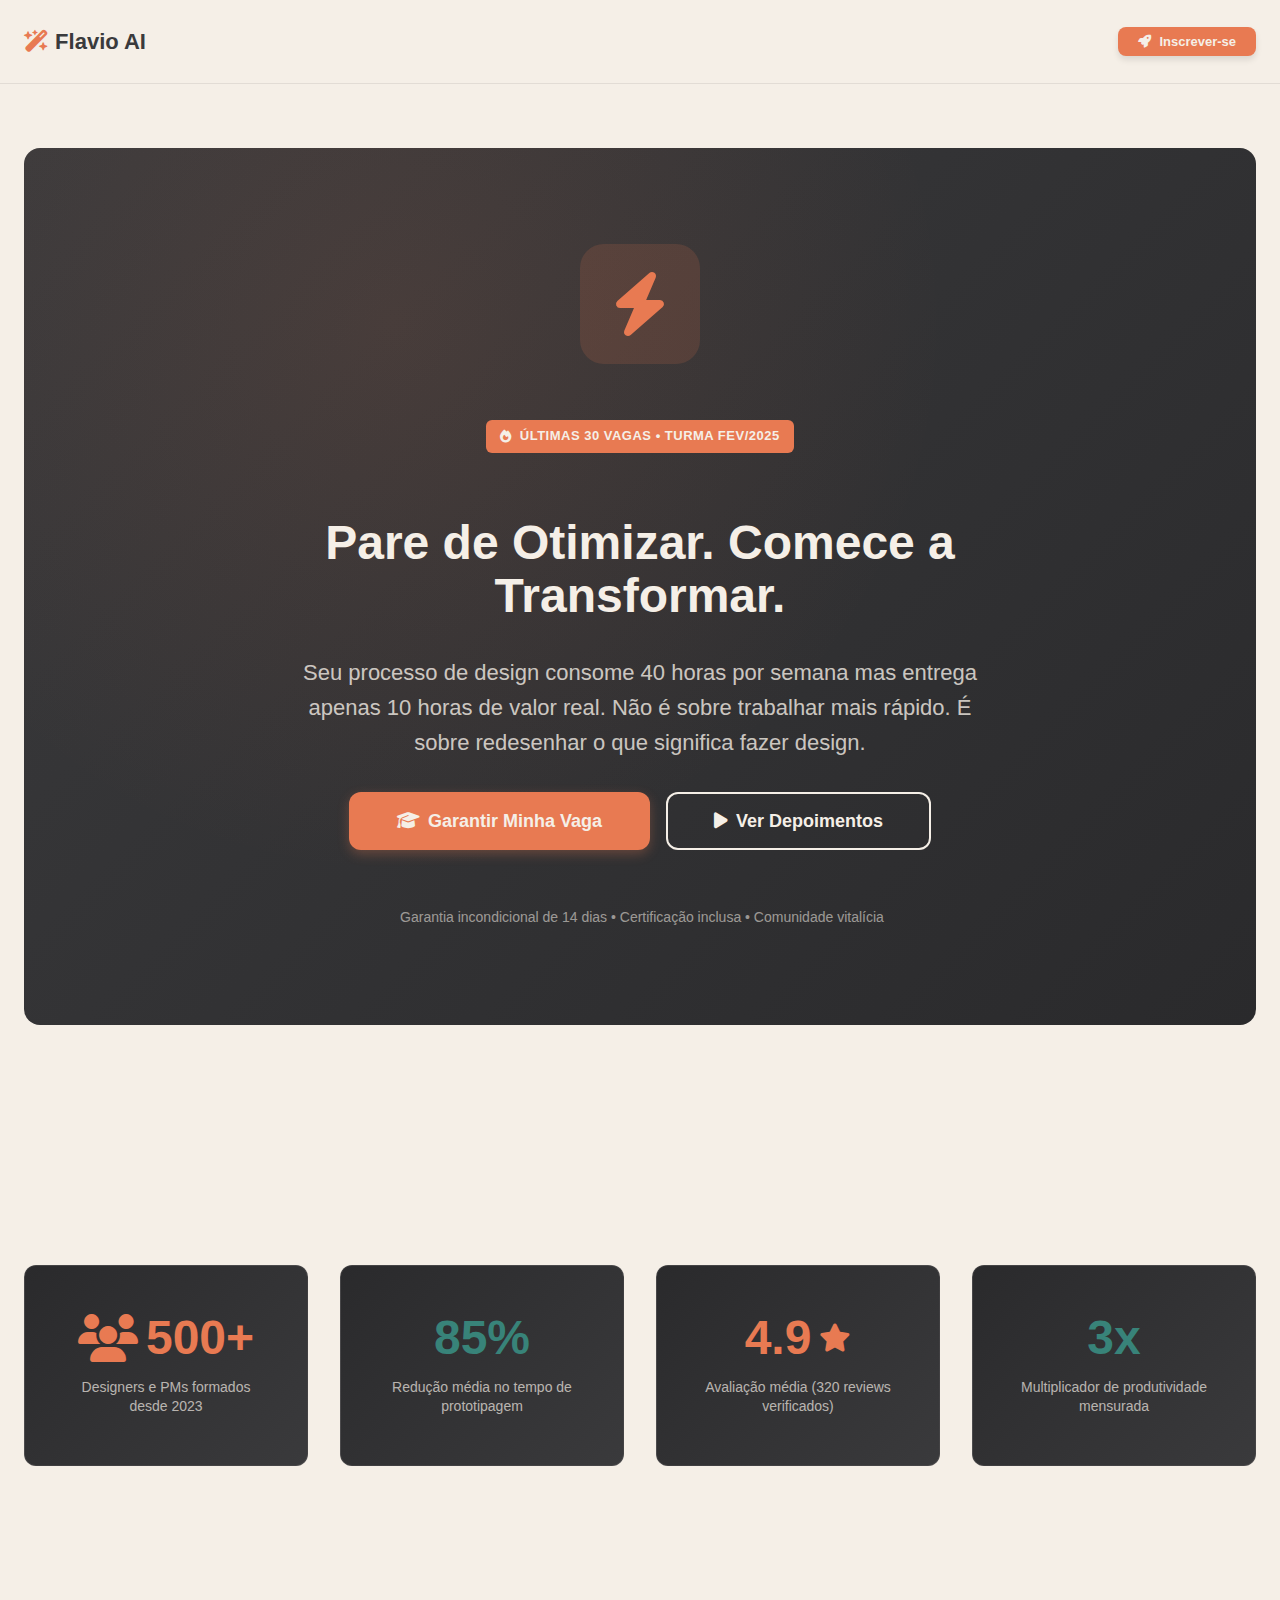
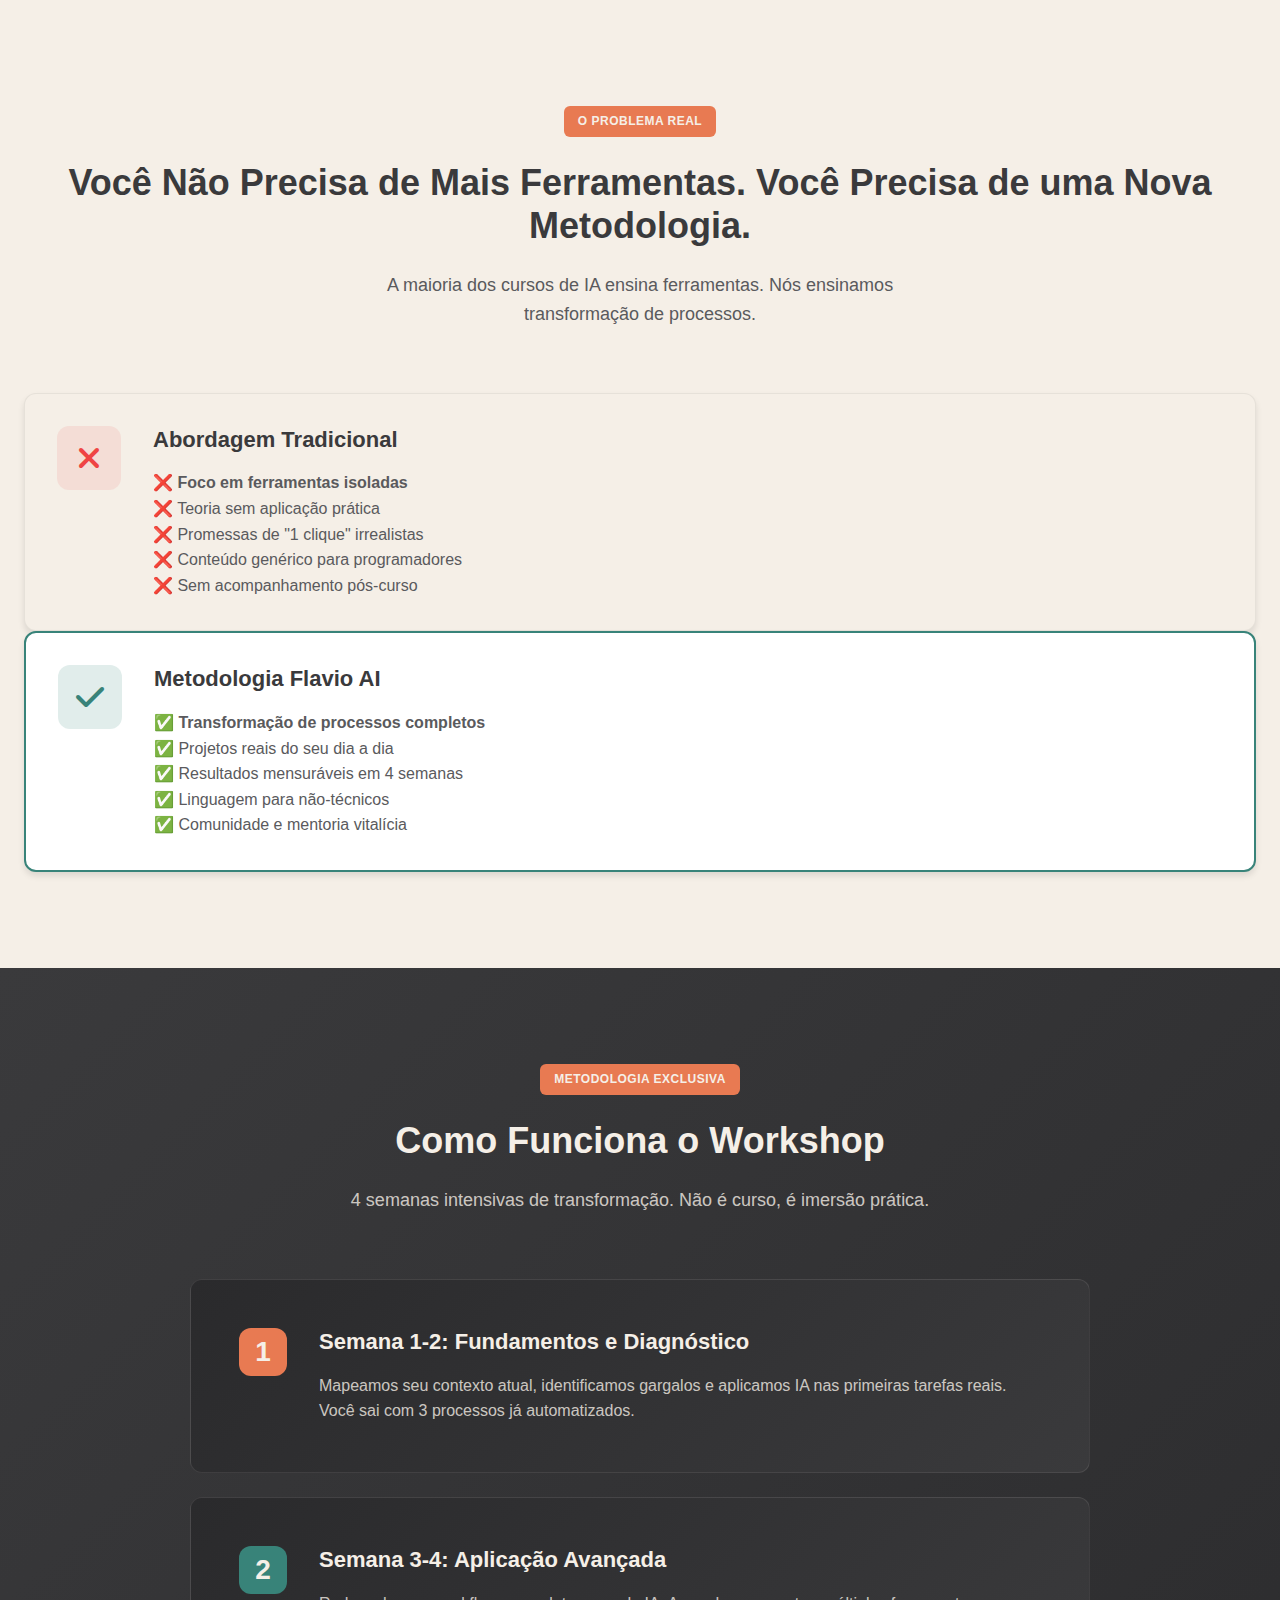
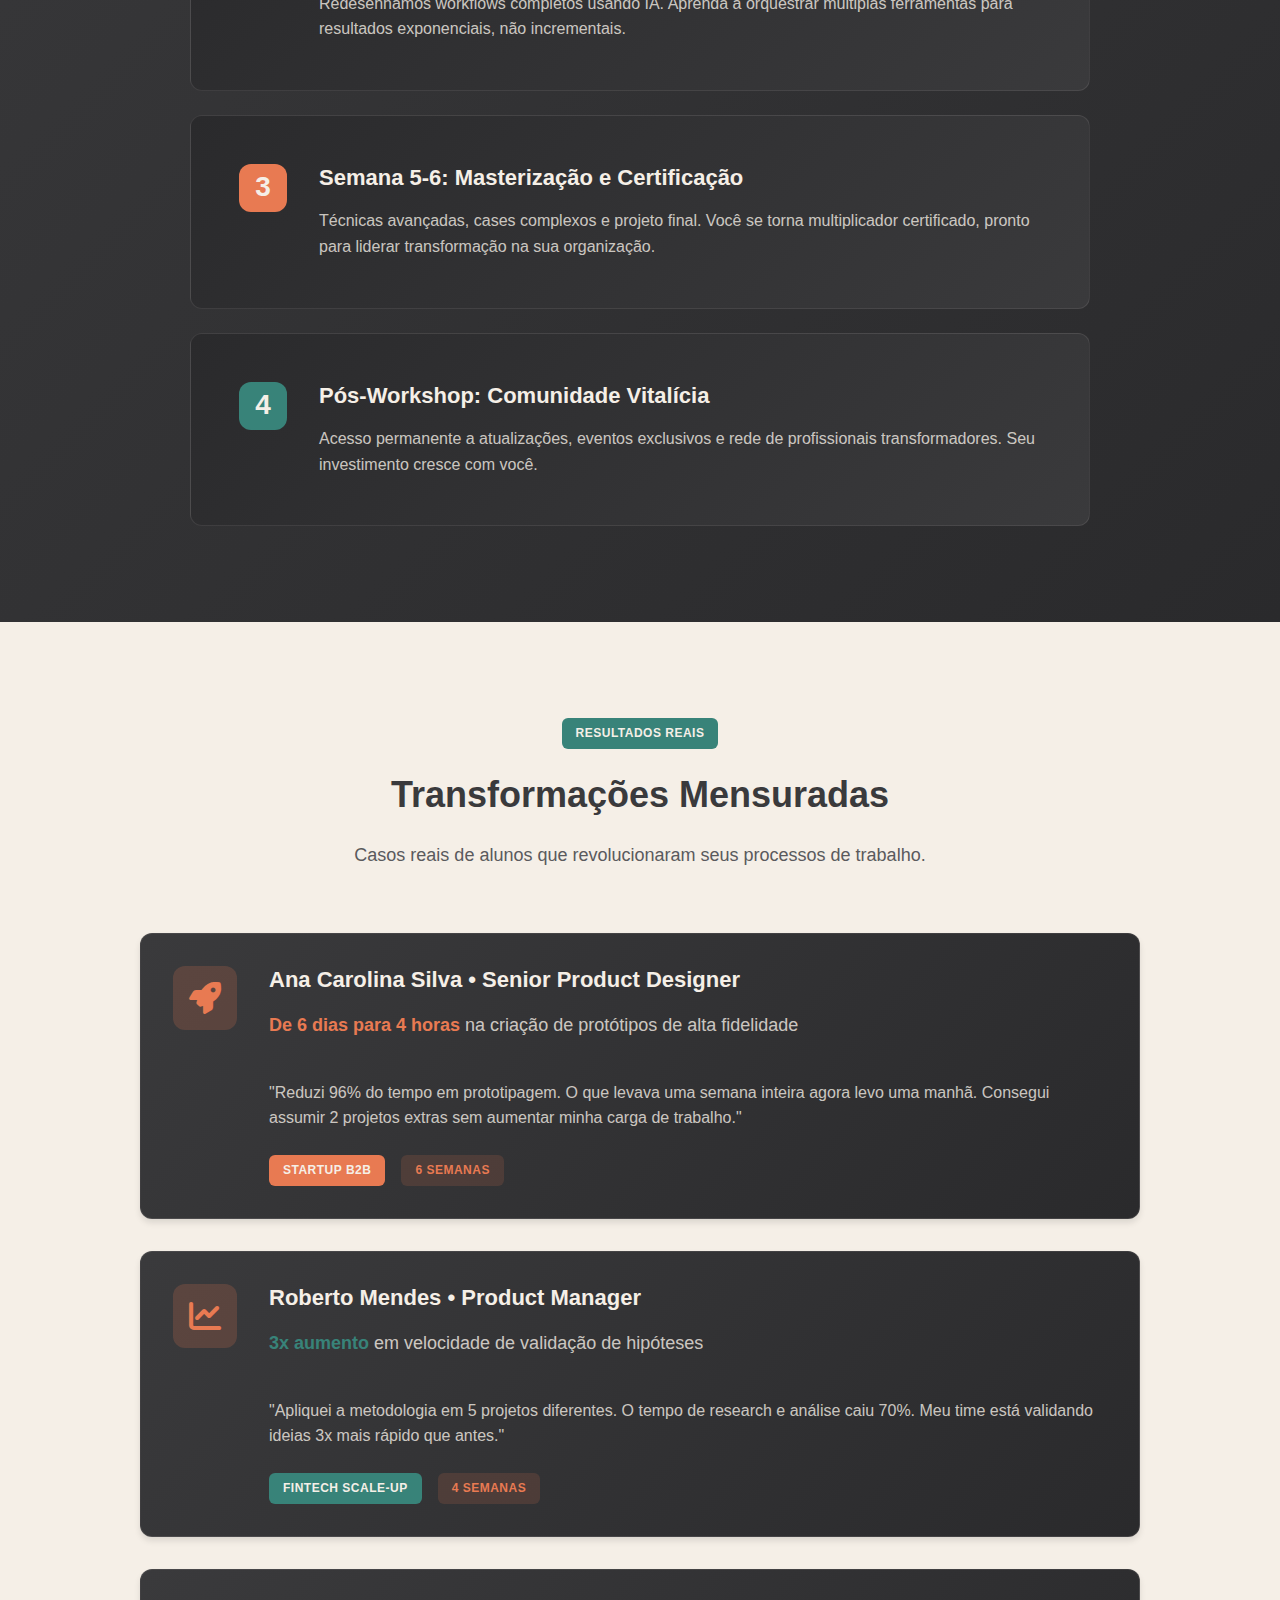
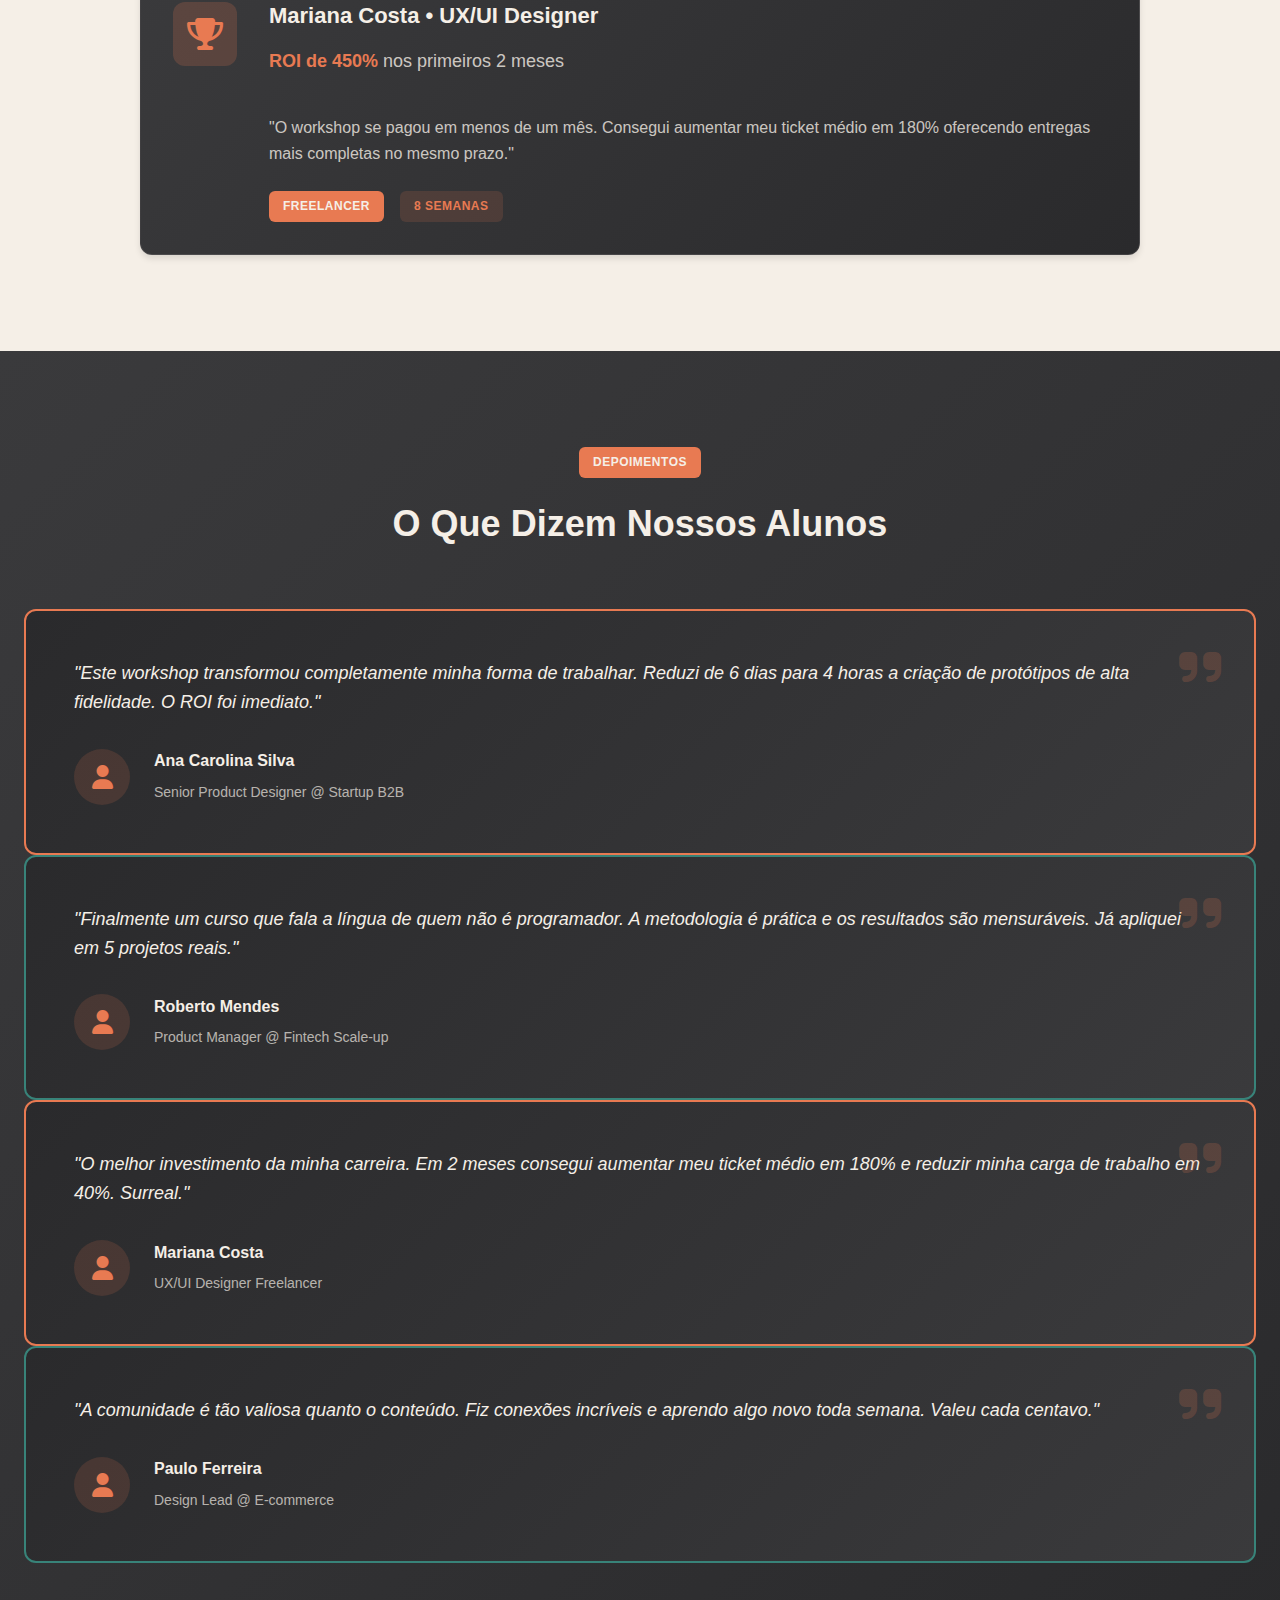
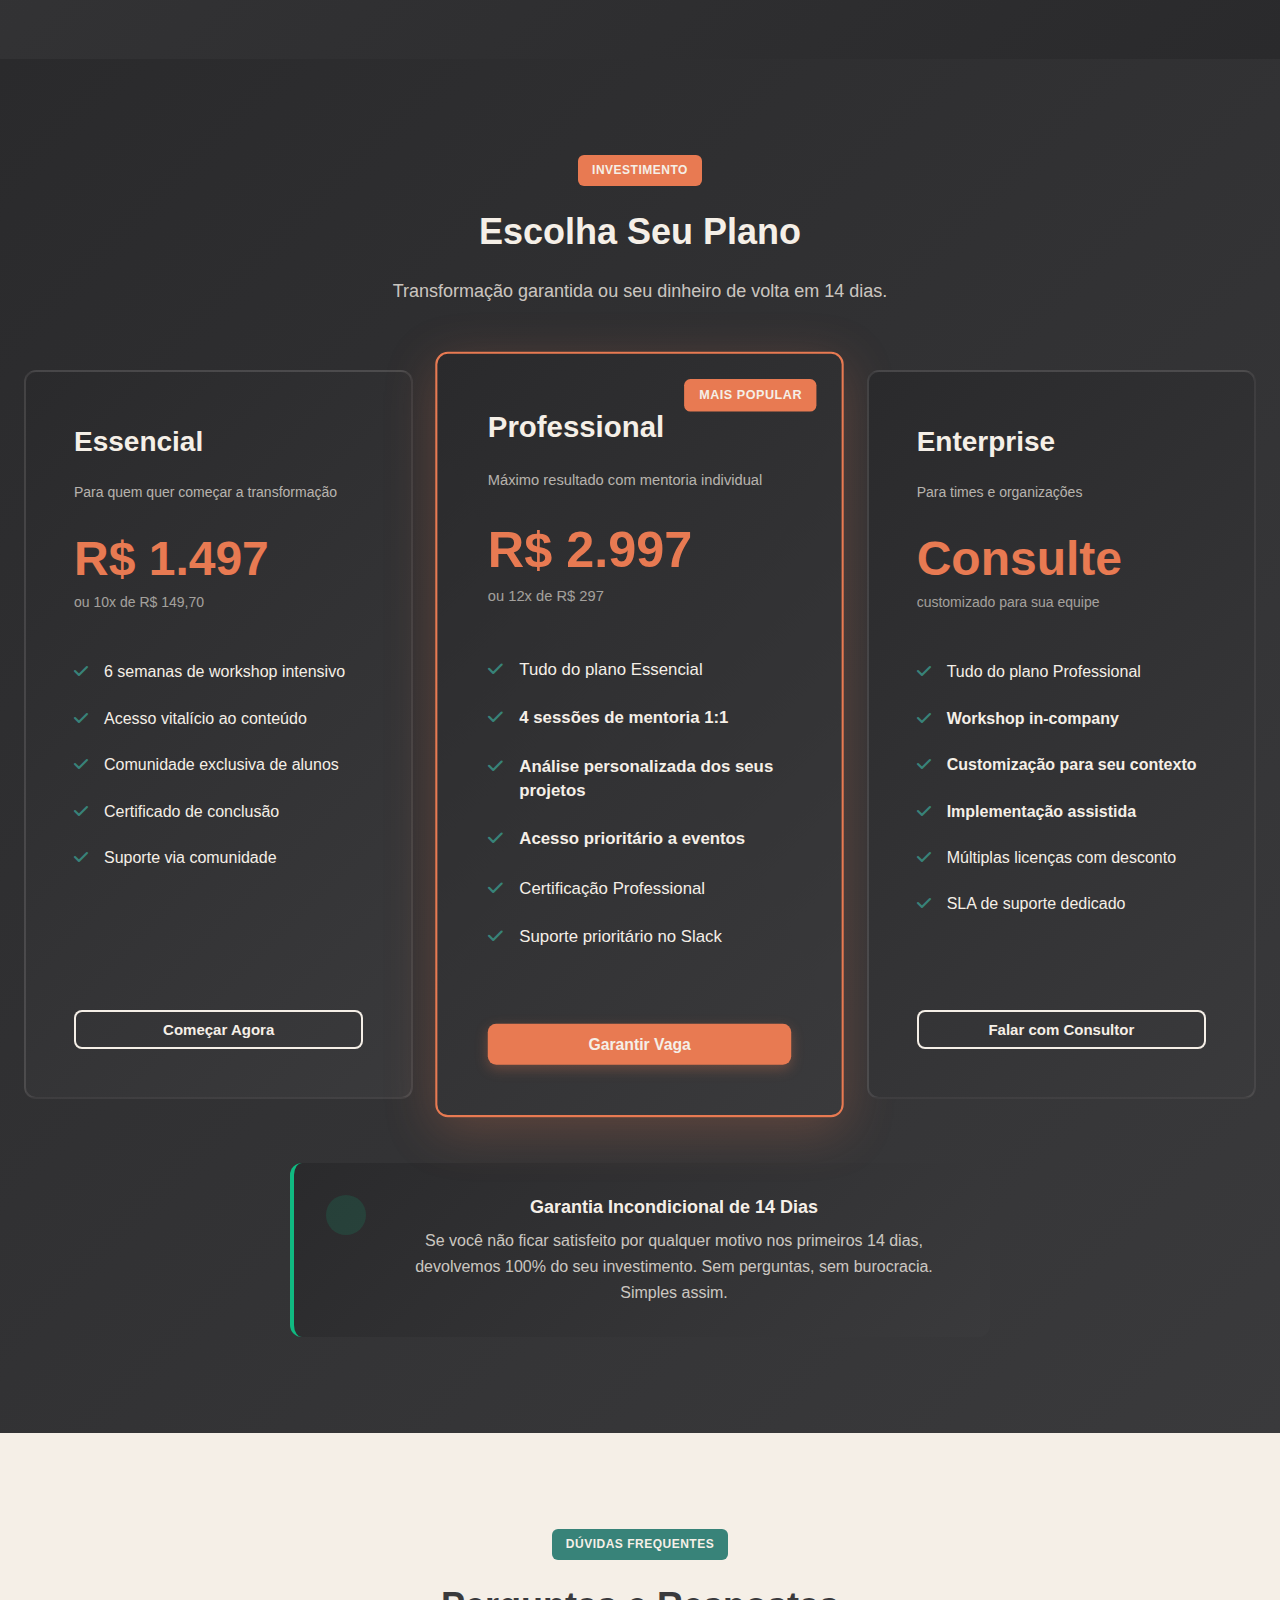
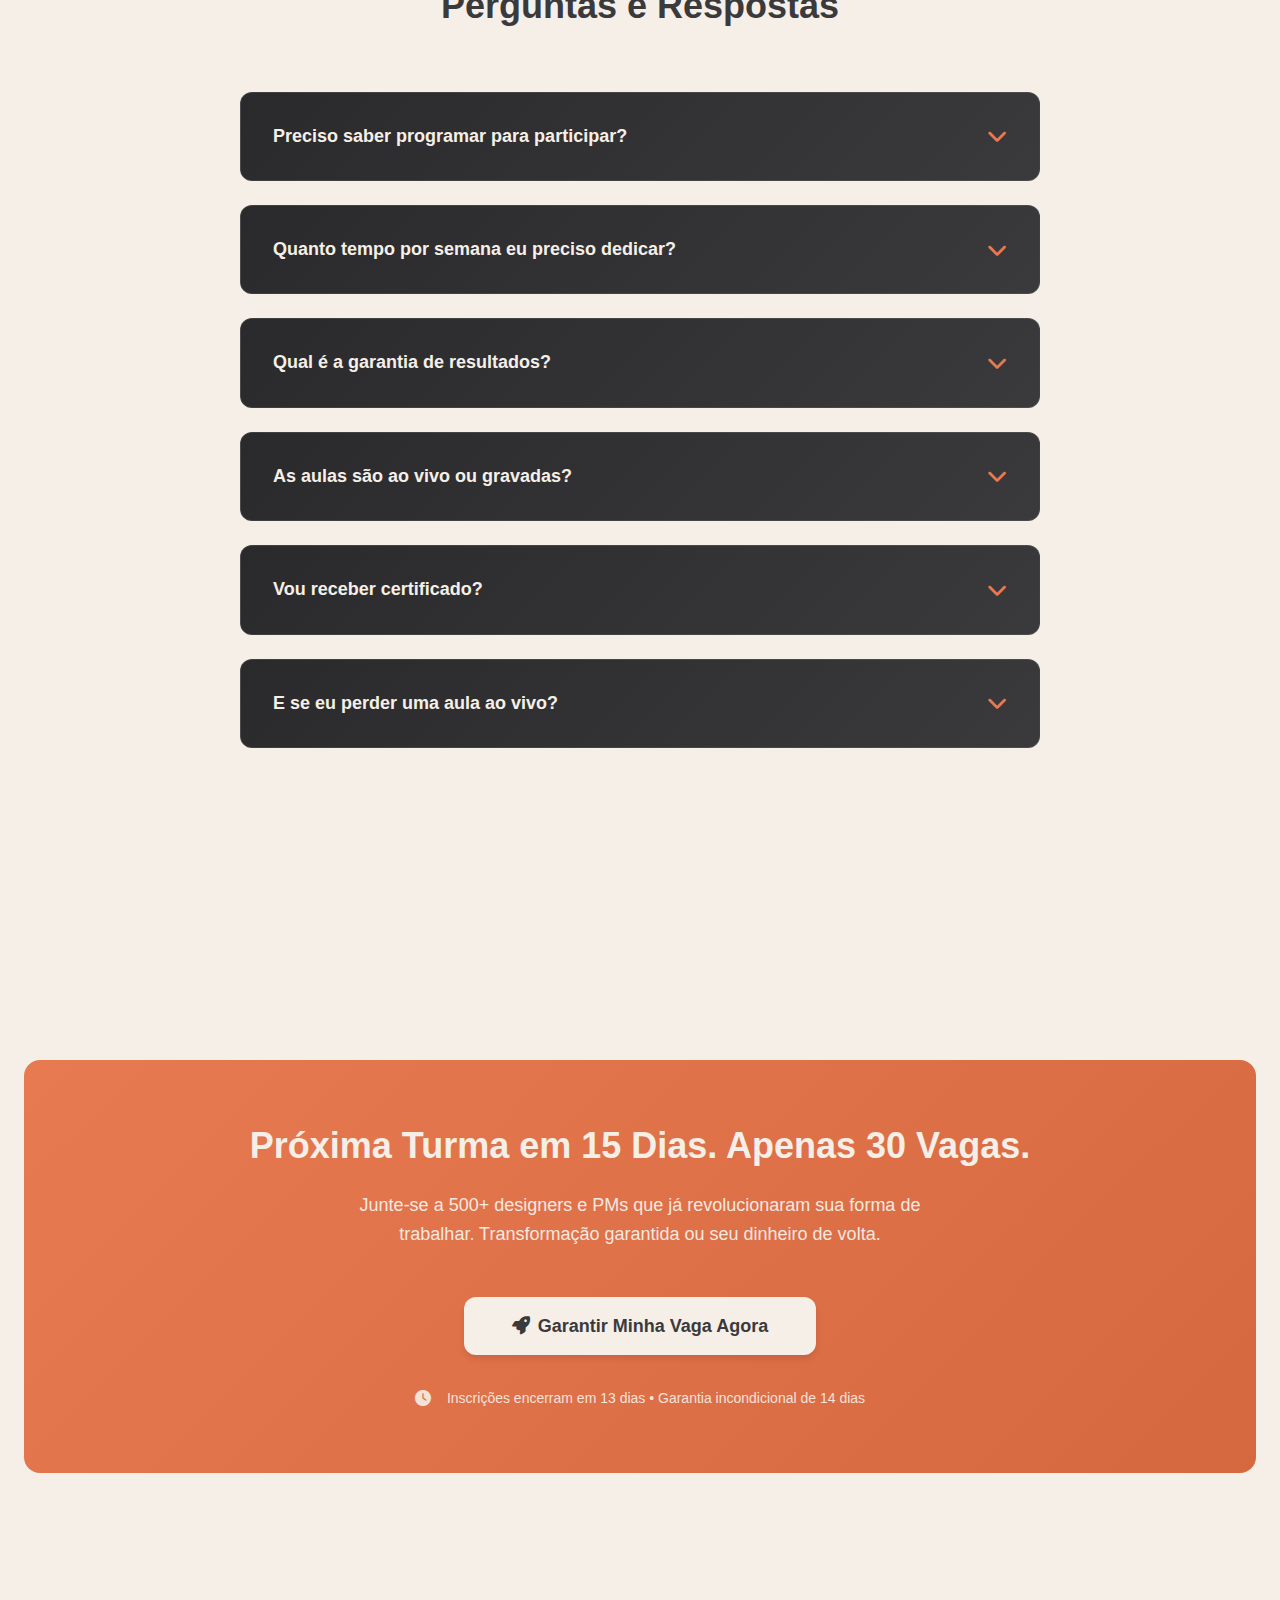
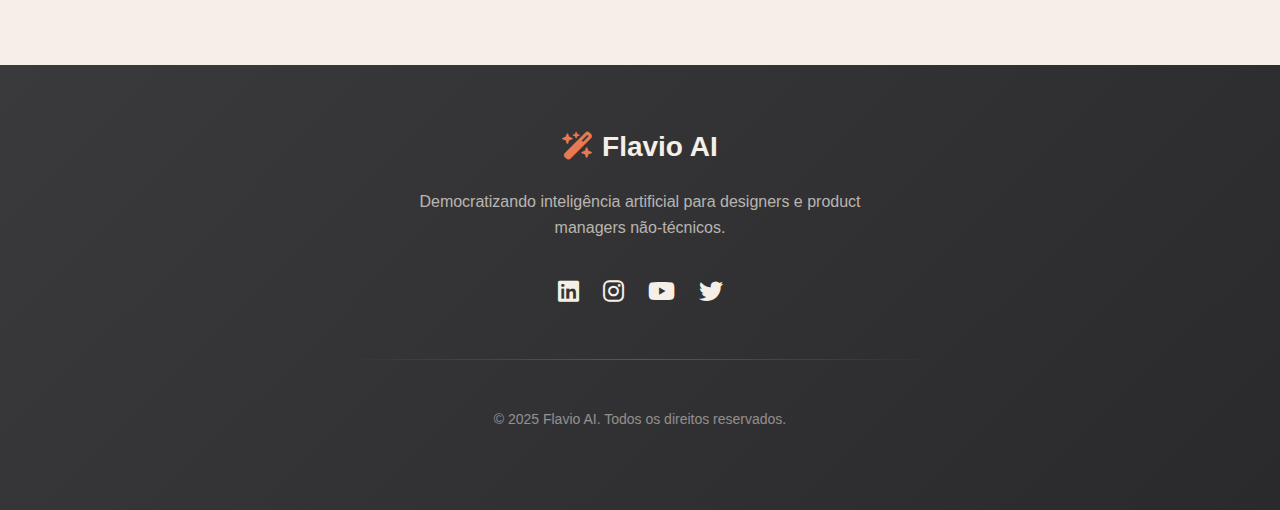
<file: examples/landing-page.html>
<!DOCTYPE html>
<html lang="pt-BR">
<head>
  <meta charset="UTF-8">
  <meta name="viewport" content="width=device-width, initial-scale=1.0">
  <title>Workshop IA para Design - Flavio AI | Transforme seu Trabalho em 4 Semanas</title>
  <meta name="description" content="Workshop exclusivo que capacita designers e PMs não-técnicos a dominar IA Generativa. Reduza 85% do tempo em prototipagem. Próxima turma em 15 dias.">

  <!-- Font Awesome -->
  <link rel="stylesheet" href="https://cdnjs.cloudflare.com/ajax/libs/font-awesome/6.4.0/css/all.min.css">

  <!-- Design System CSS -->
  <link rel="stylesheet" href="../src/css/flavio-ai-design-system.css">

  <style>
    body {
      padding: 0;
    }

    .navbar {
      background-color: var(--brand-light);
      padding: var(--space-md) 0;
      border-bottom: 1px solid rgba(58, 58, 60, 0.1);
      position: sticky;
      top: 0;
      z-index: var(--z-sticky);
    }

    .navbar .container {
      display: flex;
      justify-content: space-between;
      align-items: center;
    }

    .navbar .logo {
      font-size: var(--text-xl);
      font-weight: var(--font-bold);
      color: var(--brand-primary);
    }

    .navbar .logo i {
      color: var(--brand-accent-1);
    }

    section {
      padding: var(--space-3xl) 0;
    }

    .pricing-highlight {
      background: linear-gradient(135deg, #2a2a2c 0%, var(--brand-primary) 100%);
    }

    @media (max-width: 768px) {
      section {
        padding: var(--space-xl) 0;
      }
    }
  </style>
</head>
<body class="preload">
  <!-- Navigation -->
  <nav class="navbar">
    <div class="container">
      <div class="logo">
        <i class="fa-solid fa-wand-magic-sparkles"></i>
        Flavio AI
      </div>
      <button class="btn btn-primary btn-small">
        <i class="fa-solid fa-rocket"></i> Inscrever-se
      </button>
    </div>
  </nav>

  <!-- HERO SECTION -->
  <section style="background-color: var(--brand-light); padding-top: var(--space-2xl);">
    <div class="container">
      <div class="hero-dark">
        <div class="hero-content">
          <div class="hero-icon">
            <i class="fa-solid fa-bolt"></i>
          </div>
          <div class="mb-lg">
            <span class="badge badge-primary" style="font-size: 13px;">
              <i class="fa-solid fa-fire"></i> ÚLTIMAS 30 VAGAS • TURMA FEV/2025
            </span>
          </div>
          <h1>Pare de Otimizar. Comece a Transformar.</h1>
          <p style="font-size: var(--text-xl); max-width: 700px;">
            Seu processo de design consome 40 horas por semana mas entrega apenas 10 horas de valor real. Não é sobre trabalhar mais rápido. É sobre redesenhar o que significa fazer design.
          </p>
          <div style="display: flex; gap: 16px; justify-content: center; flex-wrap: wrap;">
            <button class="btn btn-primary-dark btn-xl">
              <i class="fa-solid fa-graduation-cap"></i> Garantir Minha Vaga
            </button>
            <button class="btn btn-outline-dark btn-xl">
              <i class="fa-solid fa-play"></i> Ver Depoimentos
            </button>
          </div>
          <p style="font-size: 14px; opacity: 0.7; margin-top: 24px;">
            <i class="fa-solid fa-shield-check"></i>
            Garantia incondicional de 14 dias • Certificação inclusa • Comunidade vitalícia
          </p>
        </div>
      </div>
    </div>
  </section>

  <!-- SOCIAL PROOF -->
  <section style="background-color: var(--brand-light);">
    <div class="container">
      <div class="stats-grid">
        <div class="stat-card">
          <div class="stat-value">
            <i class="fa-solid fa-users"></i> 500+
          </div>
          <div class="stat-label">Designers e PMs formados desde 2023</div>
        </div>

        <div class="stat-card">
          <div class="stat-value secondary">85%</div>
          <div class="stat-label">Redução média no tempo de prototipagem</div>
        </div>

        <div class="stat-card">
          <div class="stat-value">
            4.9 <i class="fa-solid fa-star" style="font-size: 28px;"></i>
          </div>
          <div class="stat-label">Avaliação média (320 reviews verificados)</div>
        </div>

        <div class="stat-card">
          <div class="stat-value secondary">3x</div>
          <div class="stat-label">Multiplicador de produtividade mensurada</div>
        </div>
      </div>
    </div>
  </section>

  <!-- PROBLEM / SOLUTION -->
  <section style="background-color: var(--brand-light);">
    <div class="container">
      <div class="section-header">
        <span class="badge badge-primary section-badge">O PROBLEMA REAL</span>
        <h2>Você Não Precisa de Mais Ferramentas. Você Precisa de uma Nova Metodologia.</h2>
        <p>A maioria dos cursos de IA ensina ferramentas. Nós ensinamos transformação de processos.</p>
      </div>

      <div class="cards-grid-2">
        <div class="card-horizontal light">
          <div class="card-icon" style="background-color: rgba(239, 68, 68, 0.1); color: #ef4444;">
            <i class="fa-solid fa-xmark"></i>
          </div>
          <div class="card-content">
            <h3 class="card-title">Abordagem Tradicional</h3>
            <p class="card-text">
              <strong>❌ Foco em ferramentas isoladas</strong><br>
              ❌ Teoria sem aplicação prática<br>
              ❌ Promessas de "1 clique" irrealistas<br>
              ❌ Conteúdo genérico para programadores<br>
              ❌ Sem acompanhamento pós-curso
            </p>
          </div>
        </div>

        <div class="card-horizontal accent">
          <div class="card-icon">
            <i class="fa-solid fa-check"></i>
          </div>
          <div class="card-content">
            <h3 class="card-title">Metodologia Flavio AI</h3>
            <p class="card-text">
              <strong>✅ Transformação de processos completos</strong><br>
              ✅ Projetos reais do seu dia a dia<br>
              ✅ Resultados mensuráveis em 4 semanas<br>
              ✅ Linguagem para não-técnicos<br>
              ✅ Comunidade e mentoria vitalícia
            </p>
          </div>
        </div>
      </div>
    </div>
  </section>

  <!-- METHODOLOGY / FEATURES -->
  <section style="background: linear-gradient(135deg, var(--brand-primary) 0%, #2a2a2c 100%);">
    <div class="container">
      <div class="section-header section-header-dark">
        <span class="badge badge-primary section-badge">METODOLOGIA EXCLUSIVA</span>
        <h2>Como Funciona o Workshop</h2>
        <p>4 semanas intensivas de transformação. Não é curso, é imersão prática.</p>
      </div>

      <div style="display: grid; gap: var(--space-md); max-width: 900px; margin: 0 auto;">
        <div class="feature-card-dark">
          <div class="feature-number">1</div>
          <div class="feature-content">
            <h3>Semana 1-2: Fundamentos e Diagnóstico</h3>
            <p>Mapeamos seu contexto atual, identificamos gargalos e aplicamos IA nas primeiras tarefas reais. Você sai com 3 processos já automatizados.</p>
          </div>
        </div>

        <div class="feature-card-dark secondary">
          <div class="feature-number">2</div>
          <div class="feature-content">
            <h3>Semana 3-4: Aplicação Avançada</h3>
            <p>Redesenhamos workflows completos usando IA. Aprenda a orquestrar múltiplas ferramentas para resultados exponenciais, não incrementais.</p>
          </div>
        </div>

        <div class="feature-card-dark">
          <div class="feature-number">3</div>
          <div class="feature-content">
            <h3>Semana 5-6: Masterização e Certificação</h3>
            <p>Técnicas avançadas, cases complexos e projeto final. Você se torna multiplicador certificado, pronto para liderar transformação na sua organização.</p>
          </div>
        </div>

        <div class="feature-card-dark secondary">
          <div class="feature-number">4</div>
          <div class="feature-content">
            <h3>Pós-Workshop: Comunidade Vitalícia</h3>
            <p>Acesso permanente a atualizações, eventos exclusivos e rede de profissionais transformadores. Seu investimento cresce com você.</p>
          </div>
        </div>
      </div>
    </div>
  </section>

  <!-- CASE STUDIES / RESULTS -->
  <section style="background-color: var(--brand-light);">
    <div class="container">
      <div class="section-header">
        <span class="badge badge-secondary section-badge">RESULTADOS REAIS</span>
        <h2>Transformações Mensuradas</h2>
        <p>Casos reais de alunos que revolucionaram seus processos de trabalho.</p>
      </div>

      <div style="display: grid; gap: var(--space-lg); max-width: 1000px; margin: 0 auto;">
        <div class="card-horizontal dark">
          <div class="card-icon">
            <i class="fa-solid fa-rocket"></i>
          </div>
          <div class="card-content">
            <h3 class="card-title">Ana Carolina Silva • Senior Product Designer</h3>
            <p class="card-text" style="font-size: var(--text-lg); margin-bottom: var(--space-md);">
              <strong style="color: var(--brand-accent-1);">De 6 dias para 4 horas</strong> na criação de protótipos de alta fidelidade
            </p>
            <p class="card-text">
              "Reduzi 96% do tempo em prototipagem. O que levava uma semana inteira agora levo uma manhã. Consegui assumir 2 projetos extras sem aumentar minha carga de trabalho."
            </p>
            <div class="card-actions">
              <span class="badge badge-primary">STARTUP B2B</span>
              <span class="badge badge-light">6 SEMANAS</span>
            </div>
          </div>
        </div>

        <div class="card-horizontal dark">
          <div class="card-icon">
            <i class="fa-solid fa-chart-line"></i>
          </div>
          <div class="card-content">
            <h3 class="card-title">Roberto Mendes • Product Manager</h3>
            <p class="card-text" style="font-size: var(--text-lg); margin-bottom: var(--space-md);">
              <strong style="color: var(--brand-accent-2);">3x aumento</strong> em velocidade de validação de hipóteses
            </p>
            <p class="card-text">
              "Apliquei a metodologia em 5 projetos diferentes. O tempo de research e análise caiu 70%. Meu time está validando ideias 3x mais rápido que antes."
            </p>
            <div class="card-actions">
              <span class="badge badge-secondary">FINTECH SCALE-UP</span>
              <span class="badge badge-light">4 SEMANAS</span>
            </div>
          </div>
        </div>

        <div class="card-horizontal dark">
          <div class="card-icon">
            <i class="fa-solid fa-trophy"></i>
          </div>
          <div class="card-content">
            <h3 class="card-title">Mariana Costa • UX/UI Designer</h3>
            <p class="card-text" style="font-size: var(--text-lg); margin-bottom: var(--space-md);">
              <strong style="color: var(--brand-accent-1);">ROI de 450%</strong> nos primeiros 2 meses
            </p>
            <p class="card-text">
              "O workshop se pagou em menos de um mês. Consegui aumentar meu ticket médio em 180% oferecendo entregas mais completas no mesmo prazo."
            </p>
            <div class="card-actions">
              <span class="badge badge-primary">FREELANCER</span>
              <span class="badge badge-light">8 SEMANAS</span>
            </div>
          </div>
        </div>
      </div>
    </div>
  </section>

  <!-- TESTIMONIALS -->
  <section style="background: linear-gradient(135deg, var(--brand-primary) 0%, #2a2a2c 100%);">
    <div class="container">
      <div class="section-header section-header-dark">
        <span class="badge badge-primary section-badge">DEPOIMENTOS</span>
        <h2>O Que Dizem Nossos Alunos</h2>
      </div>

      <div class="cards-grid-2">
        <div class="testimonial-dark">
          <i class="fa-solid fa-quote-right quote-icon"></i>
          <p class="testimonial-text">"Este workshop transformou completamente minha forma de trabalhar. Reduzi de 6 dias para 4 horas a criação de protótipos de alta fidelidade. O ROI foi imediato."</p>
          <div class="testimonial-author">
            <div class="author-avatar">
              <i class="fa-solid fa-user"></i>
            </div>
            <div class="author-info">
              <h4>Ana Carolina Silva</h4>
              <p>Senior Product Designer @ Startup B2B</p>
            </div>
          </div>
        </div>

        <div class="testimonial-dark secondary">
          <i class="fa-solid fa-quote-right quote-icon"></i>
          <p class="testimonial-text">"Finalmente um curso que fala a língua de quem não é programador. A metodologia é prática e os resultados são mensuráveis. Já apliquei em 5 projetos reais."</p>
          <div class="testimonial-author">
            <div class="author-avatar">
              <i class="fa-solid fa-user"></i>
            </div>
            <div class="author-info">
              <h4>Roberto Mendes</h4>
              <p>Product Manager @ Fintech Scale-up</p>
            </div>
          </div>
        </div>

        <div class="testimonial-dark">
          <i class="fa-solid fa-quote-right quote-icon"></i>
          <p class="testimonial-text">"O melhor investimento da minha carreira. Em 2 meses consegui aumentar meu ticket médio em 180% e reduzir minha carga de trabalho em 40%. Surreal."</p>
          <div class="testimonial-author">
            <div class="author-avatar">
              <i class="fa-solid fa-user"></i>
            </div>
            <div class="author-info">
              <h4>Mariana Costa</h4>
              <p>UX/UI Designer Freelancer</p>
            </div>
          </div>
        </div>

        <div class="testimonial-dark secondary">
          <i class="fa-solid fa-quote-right quote-icon"></i>
          <p class="testimonial-text">"A comunidade é tão valiosa quanto o conteúdo. Fiz conexões incríveis e aprendo algo novo toda semana. Valeu cada centavo."</p>
          <div class="testimonial-author">
            <div class="author-avatar">
              <i class="fa-solid fa-user"></i>
            </div>
            <div class="author-info">
              <h4>Paulo Ferreira</h4>
              <p>Design Lead @ E-commerce</p>
            </div>
          </div>
        </div>
      </div>
    </div>
  </section>

  <!-- PRICING -->
  <section class="pricing-highlight">
    <div class="container">
      <div class="section-header section-header-dark">
        <span class="badge badge-primary section-badge">INVESTIMENTO</span>
        <h2>Escolha Seu Plano</h2>
        <p>Transformação garantida ou seu dinheiro de volta em 14 dias.</p>
      </div>

      <div class="pricing-grid">
        <div class="pricing-card">
          <div class="pricing-name">Essencial</div>
          <div class="pricing-desc">Para quem quer começar a transformação</div>
          <div class="pricing-value">R$ 1.497</div>
          <div class="pricing-period">ou 10x de R$ 149,70</div>
          <ul class="pricing-features">
            <li>
              <i class="fa-solid fa-check"></i>
              <span>6 semanas de workshop intensivo</span>
            </li>
            <li>
              <i class="fa-solid fa-check"></i>
              <span>Acesso vitalício ao conteúdo</span>
            </li>
            <li>
              <i class="fa-solid fa-check"></i>
              <span>Comunidade exclusiva de alunos</span>
            </li>
            <li>
              <i class="fa-solid fa-check"></i>
              <span>Certificado de conclusão</span>
            </li>
            <li>
              <i class="fa-solid fa-check"></i>
              <span>Suporte via comunidade</span>
            </li>
          </ul>
          <button class="btn btn-outline-dark" style="width: 100%;">
            Começar Agora
          </button>
        </div>

        <div class="pricing-card featured">
          <div class="pricing-badge">MAIS POPULAR</div>
          <div class="pricing-name">Professional</div>
          <div class="pricing-desc">Máximo resultado com mentoria individual</div>
          <div class="pricing-value">R$ 2.997</div>
          <div class="pricing-period">ou 12x de R$ 297</div>
          <ul class="pricing-features">
            <li>
              <i class="fa-solid fa-check"></i>
              <span>Tudo do plano Essencial</span>
            </li>
            <li>
              <i class="fa-solid fa-check"></i>
              <span><strong>4 sessões de mentoria 1:1</strong></span>
            </li>
            <li>
              <i class="fa-solid fa-check"></i>
              <span><strong>Análise personalizada dos seus projetos</strong></span>
            </li>
            <li>
              <i class="fa-solid fa-check"></i>
              <span><strong>Acesso prioritário a eventos</strong></span>
            </li>
            <li>
              <i class="fa-solid fa-check"></i>
              <span>Certificação Professional</span>
            </li>
            <li>
              <i class="fa-solid fa-check"></i>
              <span>Suporte prioritário no Slack</span>
            </li>
          </ul>
          <button class="btn btn-primary-dark" style="width: 100%;">
            Garantir Vaga
          </button>
        </div>

        <div class="pricing-card">
          <div class="pricing-name">Enterprise</div>
          <div class="pricing-desc">Para times e organizações</div>
          <div class="pricing-value">Consulte</div>
          <div class="pricing-period">customizado para sua equipe</div>
          <ul class="pricing-features">
            <li>
              <i class="fa-solid fa-check"></i>
              <span>Tudo do plano Professional</span>
            </li>
            <li>
              <i class="fa-solid fa-check"></i>
              <span><strong>Workshop in-company</strong></span>
            </li>
            <li>
              <i class="fa-solid fa-check"></i>
              <span><strong>Customização para seu contexto</strong></span>
            </li>
            <li>
              <i class="fa-solid fa-check"></i>
              <span><strong>Implementação assistida</strong></span>
            </li>
            <li>
              <i class="fa-solid fa-check"></i>
              <span>Múltiplas licenças com desconto</span>
            </li>
            <li>
              <i class="fa-solid fa-check"></i>
              <span>SLA de suporte dedicado</span>
            </li>
          </ul>
          <button class="btn btn-outline-dark" style="width: 100%;">
            Falar com Consultor
          </button>
        </div>
      </div>

      <div class="mt-2xl text-center">
        <div class="alert-dark success" style="max-width: 700px; margin: 0 auto;">
          <div class="alert-icon">
            <i class="fa-solid fa-shield-check"></i>
          </div>
          <div class="alert-content">
            <h4>Garantia Incondicional de 14 Dias</h4>
            <p>Se você não ficar satisfeito por qualquer motivo nos primeiros 14 dias, devolvemos 100% do seu investimento. Sem perguntas, sem burocracia. Simples assim.</p>
          </div>
        </div>
      </div>
    </div>
  </section>

  <!-- FAQ -->
  <section style="background-color: var(--brand-light);">
    <div class="container">
      <div class="section-header">
        <span class="badge badge-secondary section-badge">DÚVIDAS FREQUENTES</span>
        <h2>Perguntas e Respostas</h2>
      </div>

      <div style="max-width: 800px; margin: 0 auto;">
        <div class="accordion-dark">
          <div class="accordion-header">
            <h3>Preciso saber programar para participar?</h3>
            <i class="fa-solid fa-chevron-down accordion-icon"></i>
          </div>
          <div class="accordion-content">
            <p>Não! Este workshop foi desenvolvido especificamente para designers e product managers não-técnicos. Todo conteúdo é apresentado de forma acessível, sem jargões de programação. Se você sabe usar Figma ou ferramentas de design, já tem o suficiente.</p>
          </div>
        </div>

        <div class="accordion-dark">
          <div class="accordion-header">
            <h3>Quanto tempo por semana eu preciso dedicar?</h3>
            <i class="fa-solid fa-chevron-down accordion-icon"></i>
          </div>
          <div class="accordion-content">
            <p>Recomendamos de 6 a 8 horas semanais: 2 horas de aulas ao vivo (terça e quinta às 19h), 2-3 horas de prática guiada e 2-3 horas aplicando nos seus próprios projetos. Todas as aulas ficam gravadas para assistir no seu ritmo.</p>
          </div>
        </div>

        <div class="accordion-dark">
          <div class="accordion-header">
            <h3>Qual é a garantia de resultados?</h3>
            <i class="fa-solid fa-chevron-down accordion-icon"></i>
          </div>
          <div class="accordion-content">
            <p>Oferecemos garantia incondicional de 14 dias. Se você não estiver satisfeito por qualquer motivo, devolvemos 100% do valor investido. Além disso, 94% dos nossos alunos reportam resultados mensuráveis em até 30 dias.</p>
          </div>
        </div>

        <div class="accordion-dark">
          <div class="accordion-header">
            <h3>As aulas são ao vivo ou gravadas?</h3>
            <i class="fa-solid fa-chevron-down accordion-icon"></i>
          </div>
          <div class="accordion-content">
            <p>Híbrido! Temos 2 aulas ao vivo por semana com interação direta, Q&A e exercícios práticos. Todas ficam gravadas e disponíveis vitaliciamente. Você também tem acesso a uma biblioteca de +50 horas de conteúdo complementar gravado.</p>
          </div>
        </div>

        <div class="accordion-dark">
          <div class="accordion-header">
            <h3>Vou receber certificado?</h3>
            <i class="fa-solid fa-chevron-down accordion-icon"></i>
          </div>
          <div class="accordion-content">
            <p>Sim! Ao concluir o workshop e o projeto final, você recebe a Certificação Flavio AI em IA Aplicada ao Design, reconhecida por +100 empresas parceiras. No plano Professional, você também pode fazer a prova para Certificação Advanced.</p>
          </div>
        </div>

        <div class="accordion-dark">
          <div class="accordion-header">
            <h3>E se eu perder uma aula ao vivo?</h3>
            <i class="fa-solid fa-chevron-down accordion-icon"></i>
          </div>
          <div class="accordion-content">
            <p>Sem problemas! Todas as aulas são gravadas e disponibilizadas em até 2 horas após o término. Você também pode enviar dúvidas para serem respondidas na próxima aula ou na comunidade no Slack.</p>
          </div>
        </div>
      </div>
    </div>
  </section>

  <!-- FINAL CTA -->
  <section style="background-color: var(--brand-light); padding-bottom: var(--space-3xl);">
    <div class="container">
      <div class="cta-block">
        <h2>Próxima Turma em 15 Dias. Apenas 30 Vagas.</h2>
        <p>Junte-se a 500+ designers e PMs que já revolucionaram sua forma de trabalhar. Transformação garantida ou seu dinheiro de volta.</p>
        <div class="btn-group center">
          <button class="btn btn-light btn-xl">
            <i class="fa-solid fa-rocket"></i> Garantir Minha Vaga Agora
          </button>
        </div>
        <div class="urgency-text">
          <i class="fa-solid fa-clock"></i>
          <span>Inscrições encerram em 13 dias • Garantia incondicional de 14 dias</span>
        </div>
      </div>
    </div>
  </section>

  <!-- Footer -->
  <footer style="background: linear-gradient(135deg, var(--brand-primary) 0%, #2a2a2c 100%); padding: var(--space-2xl) 0;">
    <div class="container">
      <div style="text-align: center; color: var(--brand-light);">
        <div class="mb-lg">
          <h3 style="color: var(--brand-light); font-size: var(--text-2xl);">
            <i class="fa-solid fa-wand-magic-sparkles" style="color: var(--brand-accent-1);"></i>
            Flavio AI
          </h3>
          <p style="color: rgba(245,239,231,0.7); max-width: 500px; margin: var(--space-md) auto;">
            Democratizando inteligência artificial para designers e product managers não-técnicos.
          </p>
        </div>

        <div class="flex gap-md" style="justify-content: center; margin-bottom: var(--space-lg);">
          <a href="#" style="color: var(--brand-light); font-size: 24px;">
            <i class="fa-brands fa-linkedin"></i>
          </a>
          <a href="#" style="color: var(--brand-light); font-size: 24px;">
            <i class="fa-brands fa-instagram"></i>
          </a>
          <a href="#" style="color: var(--brand-light); font-size: 24px;">
            <i class="fa-brands fa-youtube"></i>
          </a>
          <a href="#" style="color: var(--brand-light); font-size: 24px;">
            <i class="fa-brands fa-twitter"></i>
          </a>
        </div>

        <div class="divider" style="max-width: 600px; margin: var(--space-xl) auto;"></div>

        <p style="color: rgba(245,239,231,0.5); font-size: var(--text-sm);">
          © 2025 Flavio AI. Todos os direitos reservados.
        </p>
      </div>
    </div>
  </footer>

  <script>
    // Remove preload class after page load
    window.addEventListener('load', () => {
      document.body.classList.remove('preload');
    });

    // Accordion toggle
    document.querySelectorAll('.accordion-header').forEach(header => {
      header.addEventListener('click', () => {
        const accordion = header.parentElement;

        // Close all other accordions
        document.querySelectorAll('.accordion-dark').forEach(acc => {
          if (acc !== accordion) {
            acc.classList.remove('active');
          }
        });

        // Toggle current accordion
        accordion.classList.toggle('active');
      });
    });

    // Smooth scroll for anchor links
    document.querySelectorAll('a[href^="#"]').forEach(anchor => {
      anchor.addEventListener('click', function (e) {
        e.preventDefault();
        const target = document.querySelector(this.getAttribute('href'));
        if (target) {
          target.scrollIntoView({
            behavior: 'smooth',
            block: 'start'
          });
        }
      });
    });
  </script>
</body>
</html>
</file>
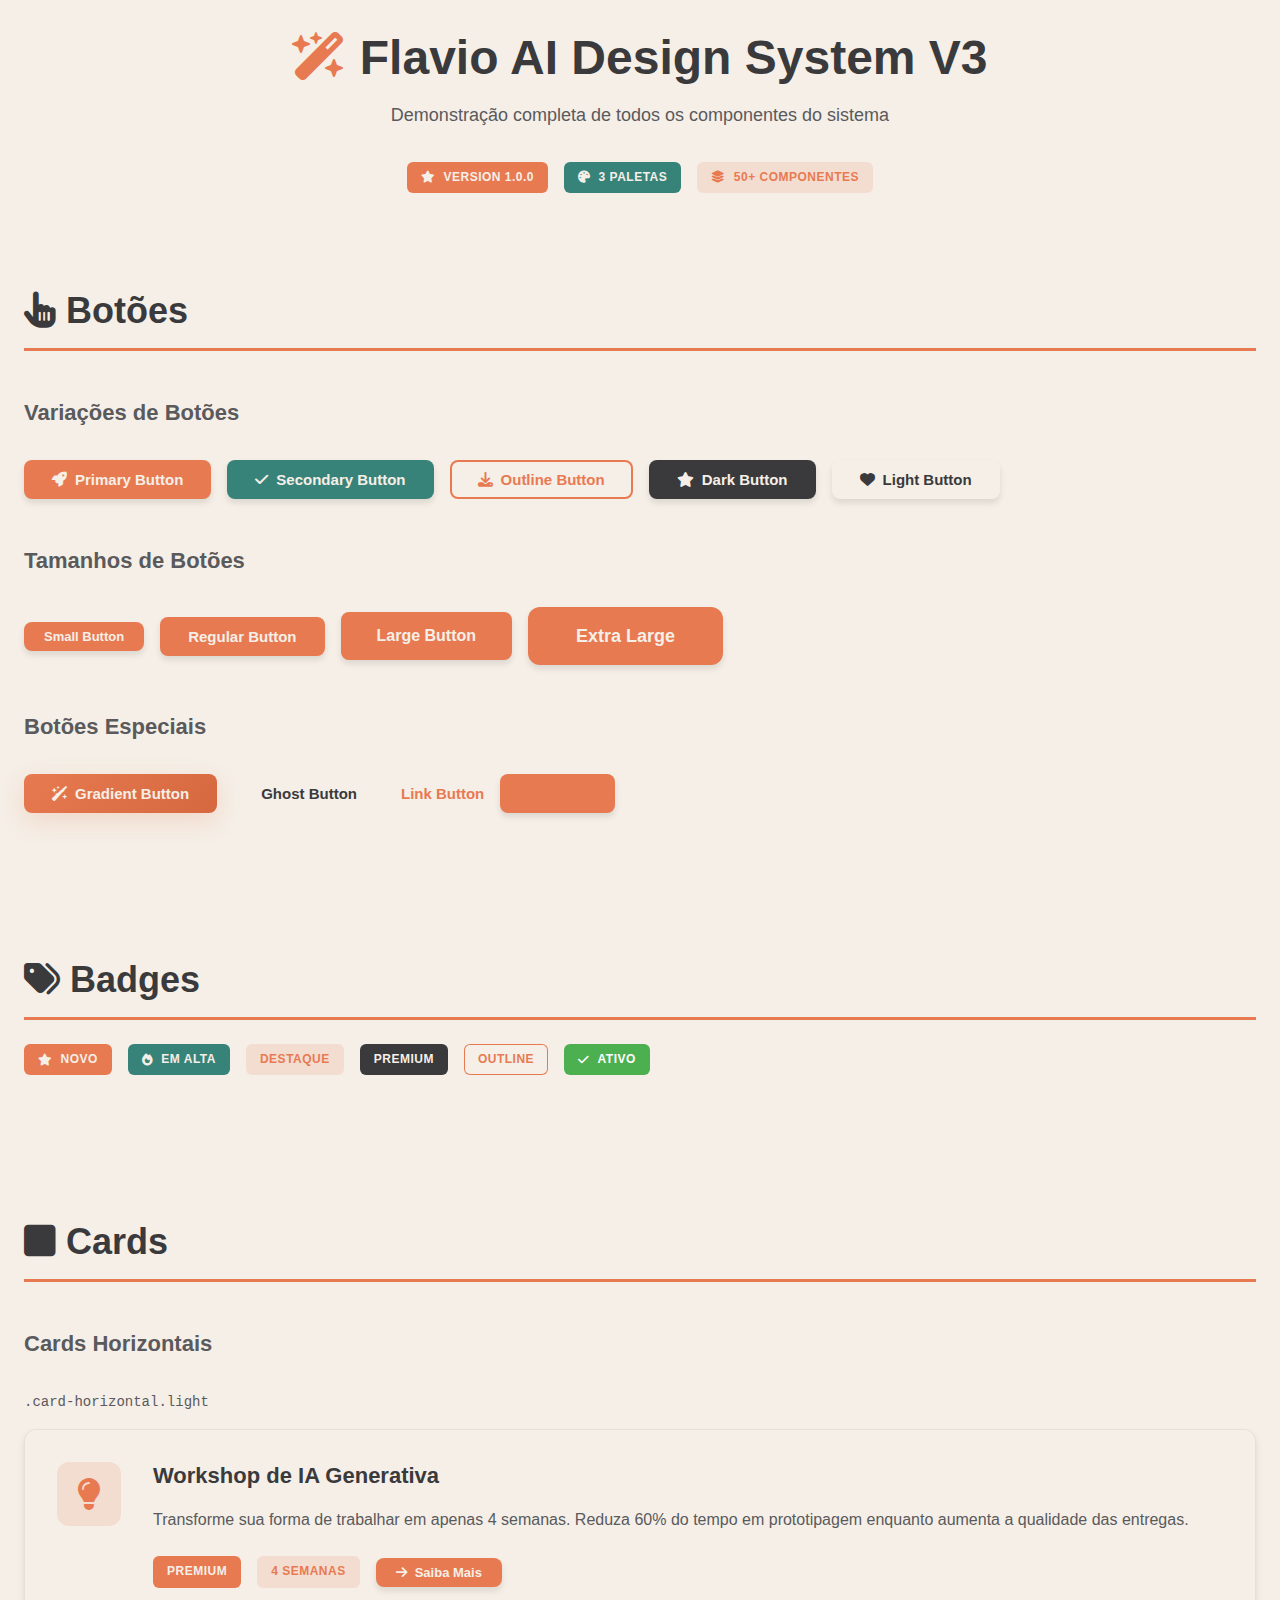
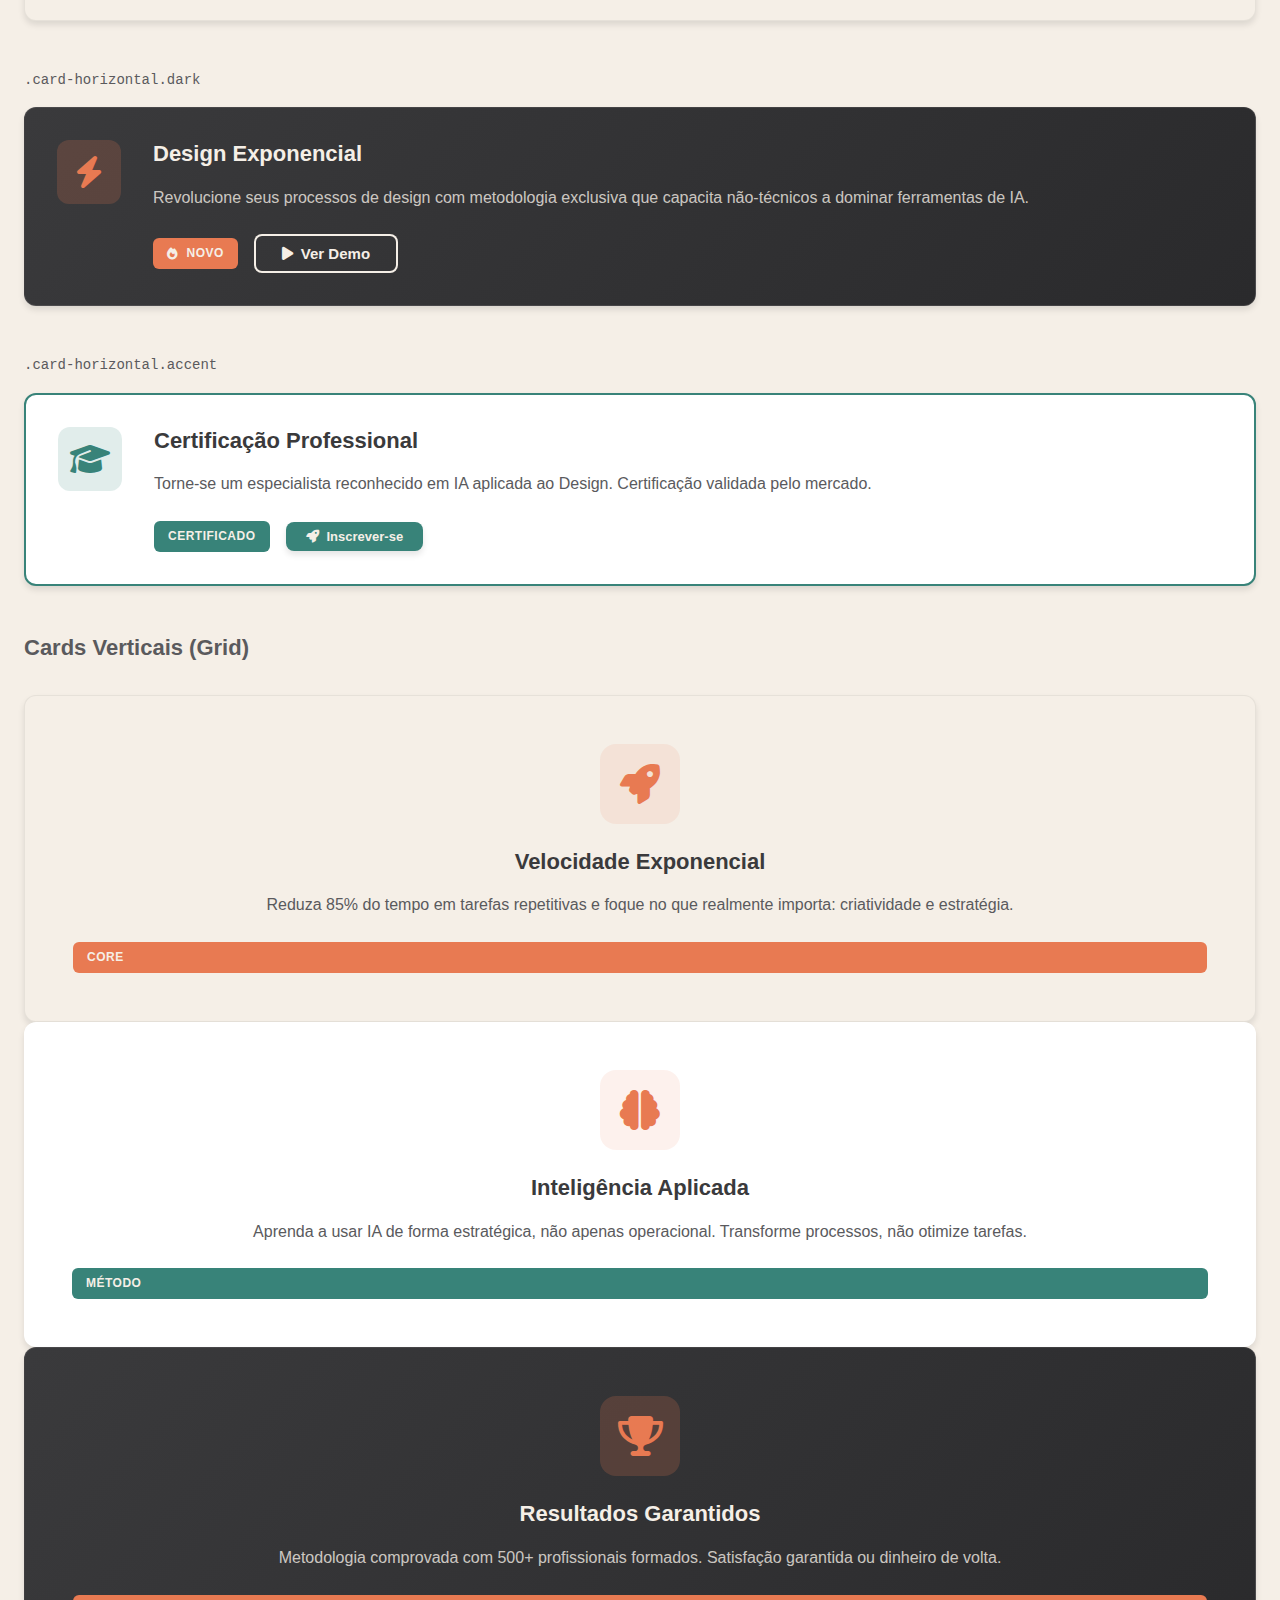
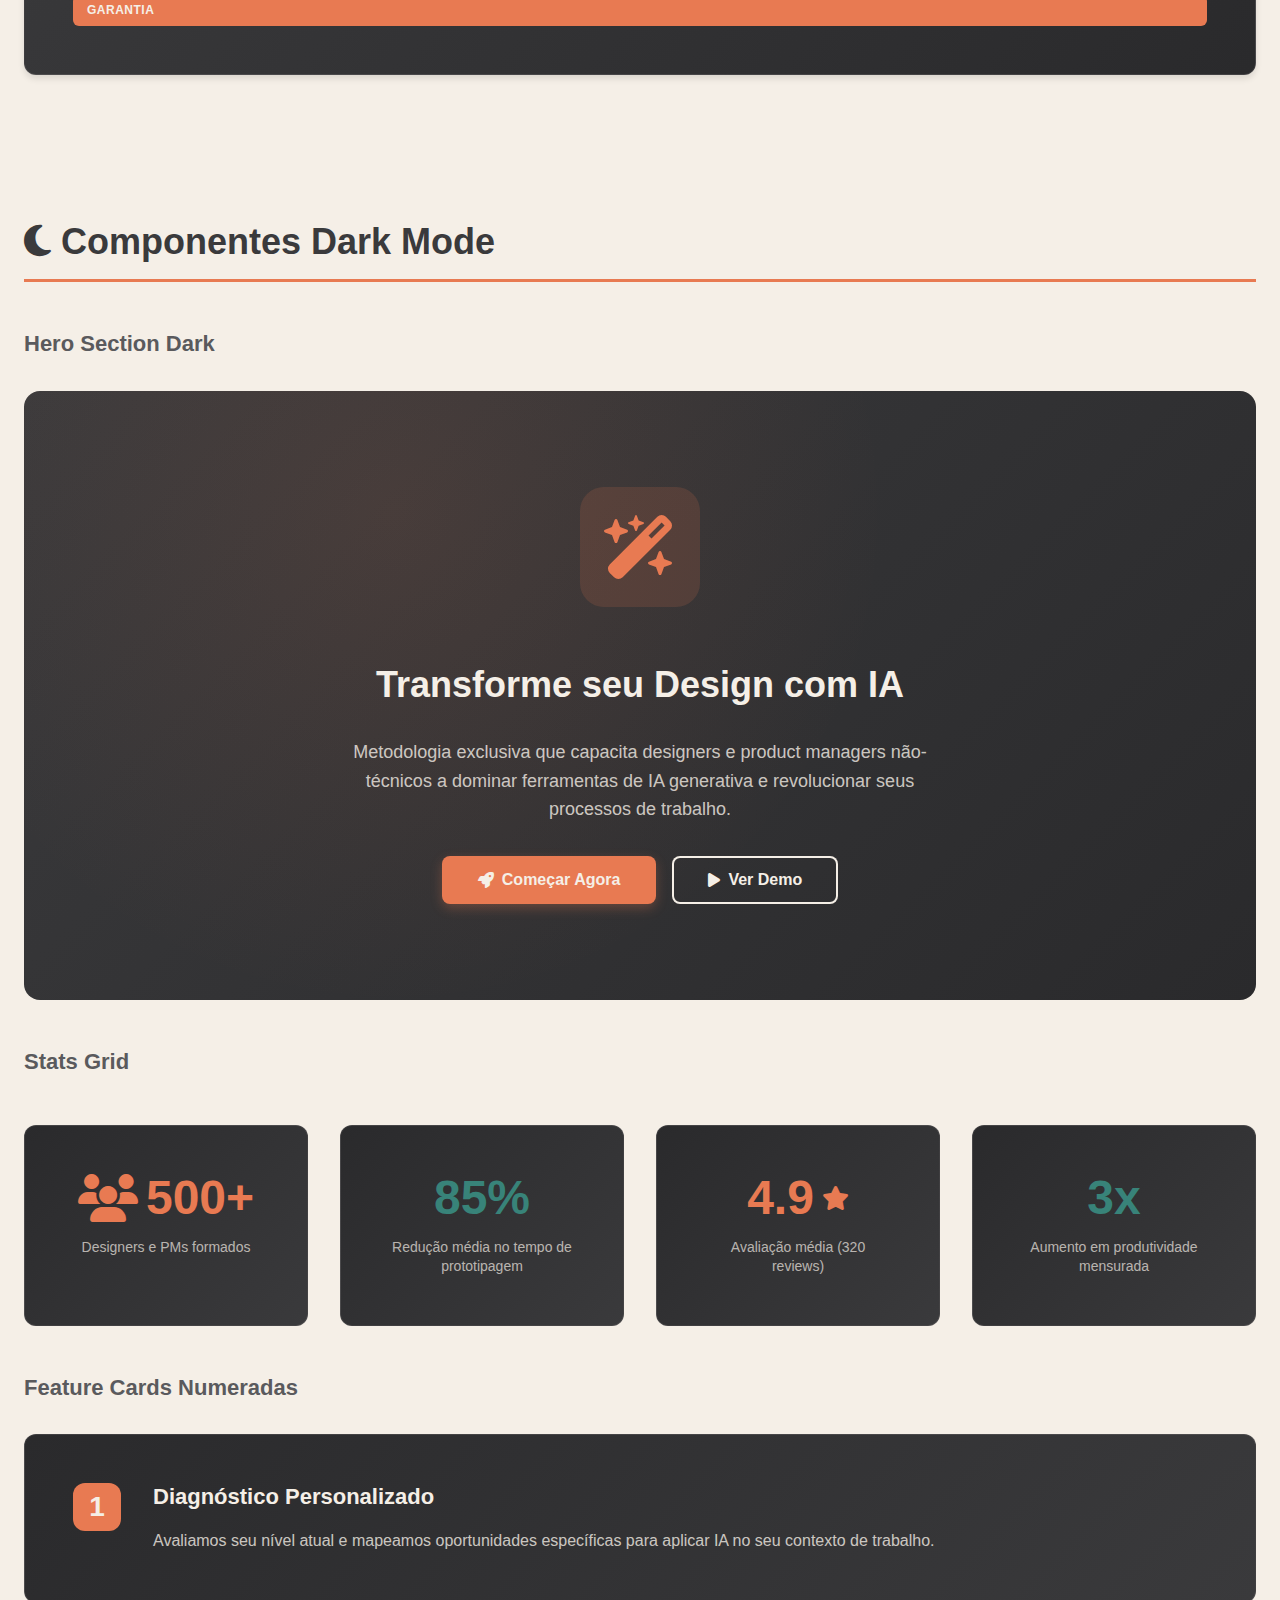
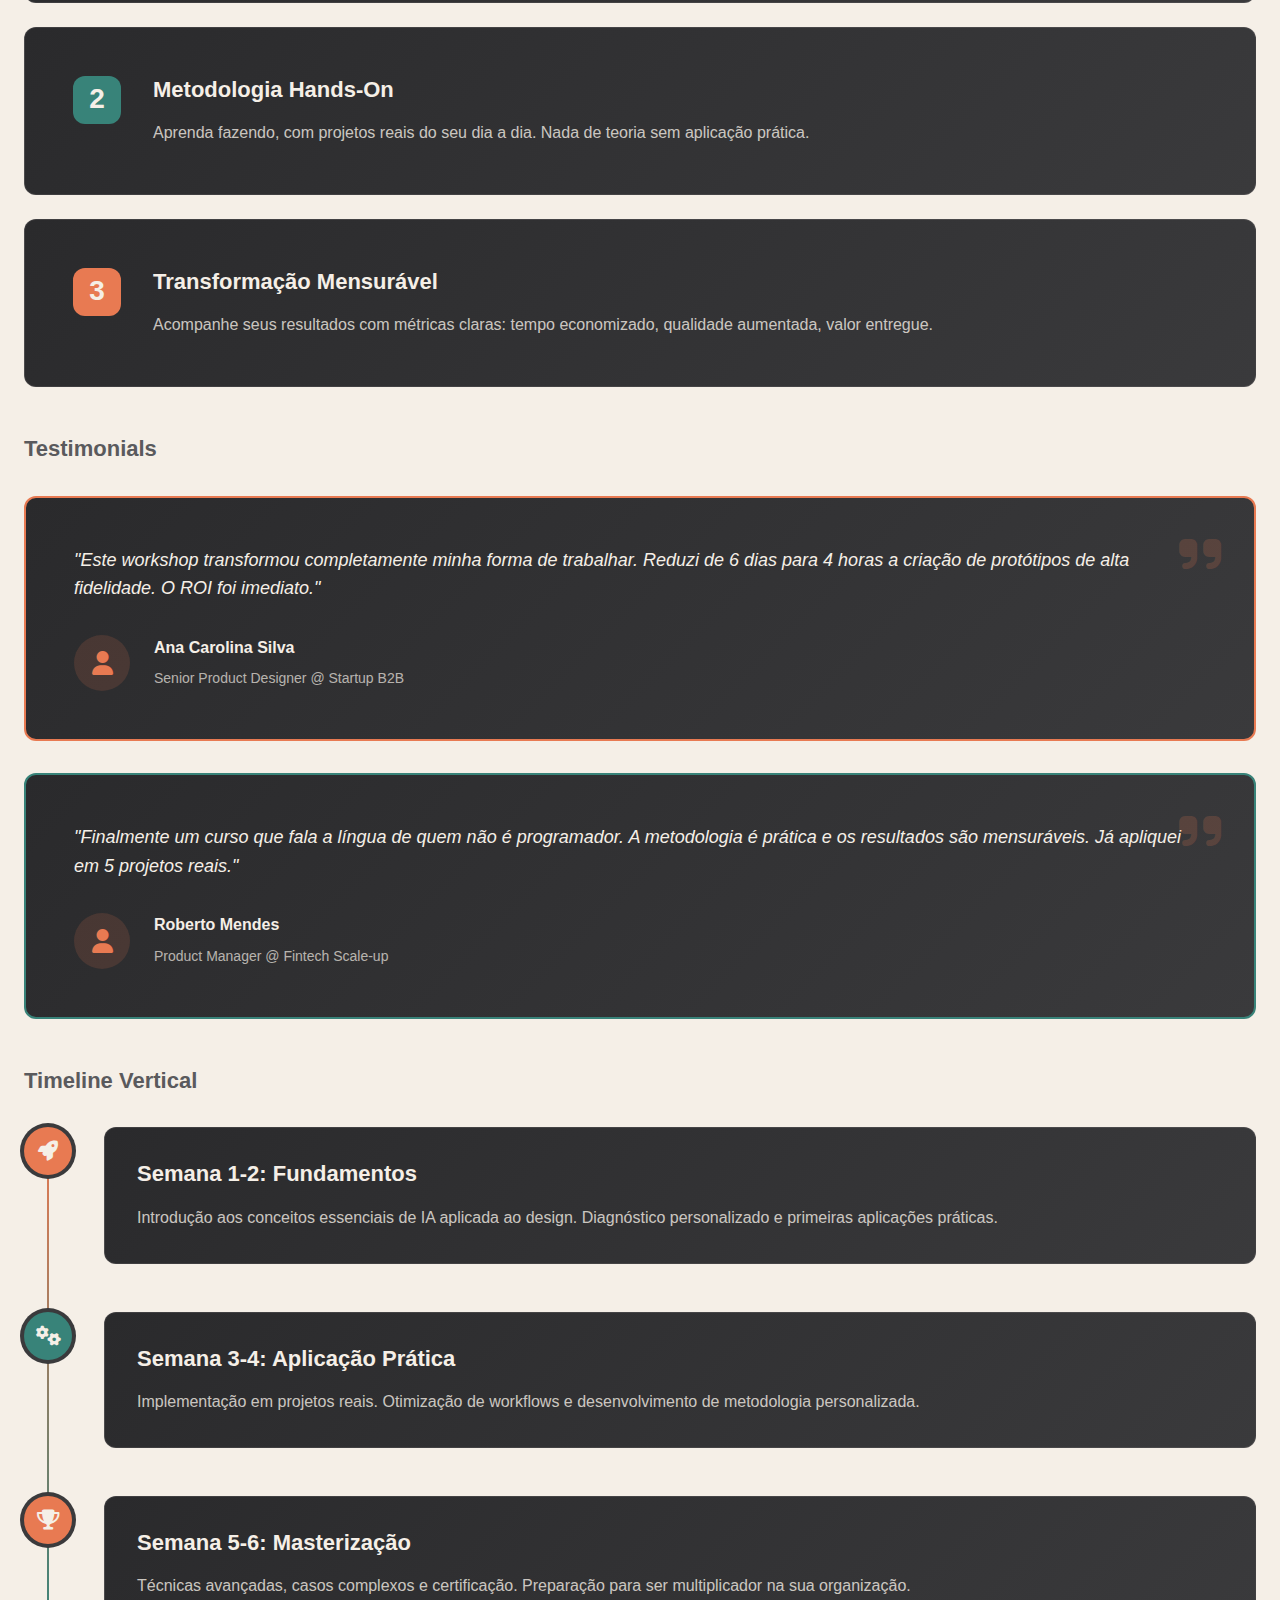
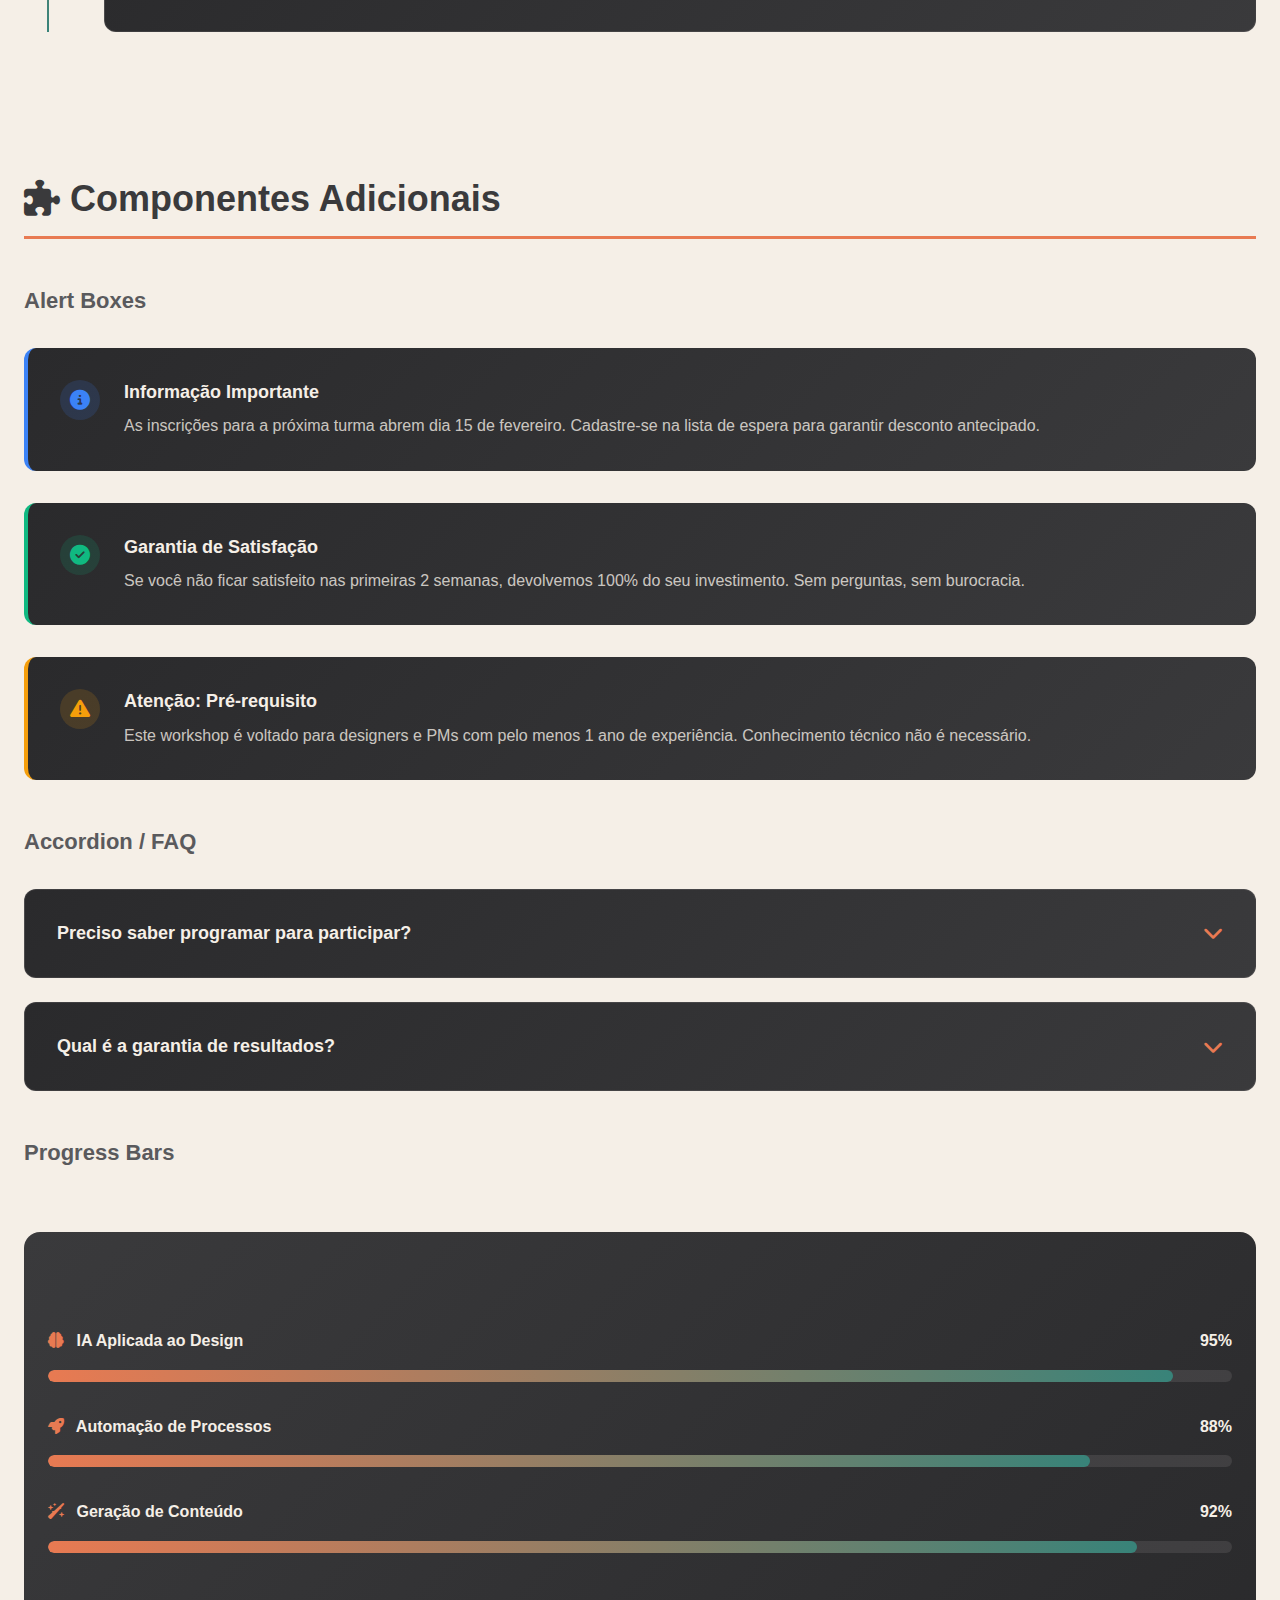
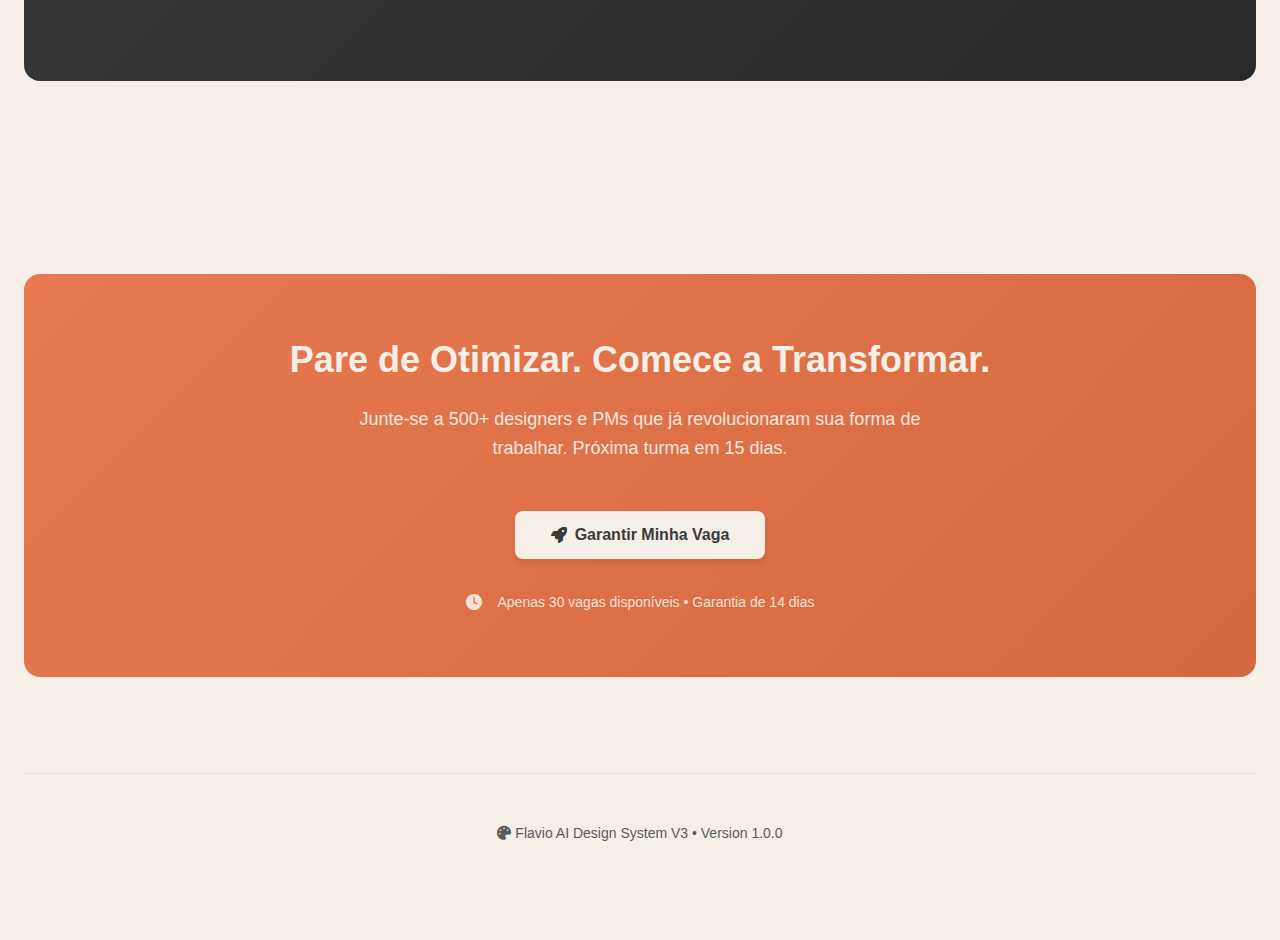
<file: examples/showcase.html>
<!DOCTYPE html>
<html lang="pt-BR">
<head>
  <meta charset="UTF-8">
  <meta name="viewport" content="width=device-width, initial-scale=1.0">
  <title>Flavio AI Design System V3 - Showcase</title>

  <!-- Font Awesome -->
  <link rel="stylesheet" href="https://cdnjs.cloudflare.com/ajax/libs/font-awesome/6.4.0/css/all.min.css">

  <!-- Design System CSS -->
  <link rel="stylesheet" href="../src/css/flavio-ai-design-system.css">

  <style>
    body {
      padding: var(--space-lg) 0;
    }

    .showcase-section {
      margin-bottom: var(--space-3xl);
    }

    .showcase-title {
      font-size: var(--text-3xl);
      color: var(--brand-primary);
      margin-bottom: var(--space-md);
      padding-bottom: var(--space-sm);
      border-bottom: 3px solid var(--brand-accent-1);
    }

    .showcase-subtitle {
      font-size: var(--text-xl);
      color: var(--brand-surface);
      margin: var(--space-xl) 0 var(--space-lg) 0;
    }

    .component-demo {
      margin-bottom: var(--space-xl);
    }

    .code-label {
      font-family: monospace;
      font-size: var(--text-sm);
      color: var(--brand-surface);
      margin-bottom: var(--space-sm);
      display: block;
    }
  </style>
</head>
<body class="preload">
  <div class="container">
    <!-- Header -->
    <header class="text-center mb-3xl">
      <h1 style="font-size: var(--text-4xl); color: var(--brand-primary);">
        <i class="fa-solid fa-wand-magic-sparkles" style="color: var(--brand-accent-1);"></i>
        Flavio AI Design System V3
      </h1>
      <p style="font-size: var(--text-lg); color: var(--brand-surface);">
        Demonstração completa de todos os componentes do sistema
      </p>
      <div class="flex gap-sm" style="justify-content: center; margin-top: var(--space-lg);">
        <span class="badge badge-primary"><i class="fa-solid fa-star"></i> Version 1.0.0</span>
        <span class="badge badge-secondary"><i class="fa-solid fa-palette"></i> 3 Paletas</span>
        <span class="badge badge-light"><i class="fa-solid fa-layer-group"></i> 50+ Componentes</span>
      </div>
    </header>

    <div class="divider-dark"></div>

    <!-- BUTTONS SECTION -->
    <section class="showcase-section">
      <h2 class="showcase-title">
        <i class="fa-solid fa-hand-pointer"></i> Botões
      </h2>

      <h3 class="showcase-subtitle">Variações de Botões</h3>
      <div class="component-demo">
        <div class="flex gap-sm" style="flex-wrap: wrap;">
          <button class="btn btn-primary">
            <i class="fa-solid fa-rocket"></i> Primary Button
          </button>
          <button class="btn btn-secondary">
            <i class="fa-solid fa-check"></i> Secondary Button
          </button>
          <button class="btn btn-outline">
            <i class="fa-solid fa-download"></i> Outline Button
          </button>
          <button class="btn btn-dark">
            <i class="fa-solid fa-star"></i> Dark Button
          </button>
          <button class="btn btn-light">
            <i class="fa-solid fa-heart"></i> Light Button
          </button>
        </div>
      </div>

      <h3 class="showcase-subtitle">Tamanhos de Botões</h3>
      <div class="component-demo">
        <div class="flex gap-sm items-center" style="flex-wrap: wrap;">
          <button class="btn btn-primary btn-small">Small Button</button>
          <button class="btn btn-primary">Regular Button</button>
          <button class="btn btn-primary btn-large">Large Button</button>
          <button class="btn btn-primary btn-xl">Extra Large</button>
        </div>
      </div>

      <h3 class="showcase-subtitle">Botões Especiais</h3>
      <div class="component-demo">
        <div class="flex gap-sm" style="flex-wrap: wrap;">
          <button class="btn btn-gradient">
            <i class="fa-solid fa-wand-sparkles"></i> Gradient Button
          </button>
          <button class="btn btn-ghost">Ghost Button</button>
          <button class="btn btn-link">Link Button</button>
          <button class="btn btn-primary loading">Loading</button>
        </div>
      </div>
    </section>

    <div class="divider"></div>

    <!-- BADGES SECTION -->
    <section class="showcase-section">
      <h2 class="showcase-title">
        <i class="fa-solid fa-tags"></i> Badges
      </h2>

      <div class="component-demo">
        <div class="flex gap-sm" style="flex-wrap: wrap;">
          <span class="badge badge-primary"><i class="fa-solid fa-star"></i> NOVO</span>
          <span class="badge badge-secondary"><i class="fa-solid fa-fire"></i> EM ALTA</span>
          <span class="badge badge-light">DESTAQUE</span>
          <span class="badge badge-dark">PREMIUM</span>
          <span class="badge badge-outline">OUTLINE</span>
          <span class="badge" style="background:#4CAF50; color:white;">
            <i class="fa-solid fa-check"></i> ATIVO
          </span>
        </div>
      </div>
    </section>

    <div class="divider"></div>

    <!-- CARDS SECTION -->
    <section class="showcase-section">
      <h2 class="showcase-title">
        <i class="fa-solid fa-square"></i> Cards
      </h2>

      <h3 class="showcase-subtitle">Cards Horizontais</h3>

      <div class="component-demo">
        <span class="code-label">.card-horizontal.light</span>
        <div class="card-horizontal light">
          <div class="card-icon">
            <i class="fa-solid fa-lightbulb"></i>
          </div>
          <div class="card-content">
            <h3 class="card-title">Workshop de IA Generativa</h3>
            <p class="card-text">Transforme sua forma de trabalhar em apenas 4 semanas. Reduza 60% do tempo em prototipagem enquanto aumenta a qualidade das entregas.</p>
            <div class="card-actions">
              <span class="badge badge-primary">PREMIUM</span>
              <span class="badge badge-light">4 SEMANAS</span>
              <button class="btn btn-primary btn-small">
                <i class="fa-solid fa-arrow-right"></i> Saiba Mais
              </button>
            </div>
          </div>
        </div>
      </div>

      <div class="component-demo">
        <span class="code-label">.card-horizontal.dark</span>
        <div class="card-horizontal dark">
          <div class="card-icon">
            <i class="fa-solid fa-bolt"></i>
          </div>
          <div class="card-content">
            <h3 class="card-title">Design Exponencial</h3>
            <p class="card-text">Revolucione seus processos de design com metodologia exclusiva que capacita não-técnicos a dominar ferramentas de IA.</p>
            <div class="card-actions">
              <span class="badge badge-primary"><i class="fa-solid fa-fire"></i> NOVO</span>
              <button class="btn btn-outline-dark">
                <i class="fa-solid fa-play"></i> Ver Demo
              </button>
            </div>
          </div>
        </div>
      </div>

      <div class="component-demo">
        <span class="code-label">.card-horizontal.accent</span>
        <div class="card-horizontal accent">
          <div class="card-icon">
            <i class="fa-solid fa-graduation-cap"></i>
          </div>
          <div class="card-content">
            <h3 class="card-title">Certificação Professional</h3>
            <p class="card-text">Torne-se um especialista reconhecido em IA aplicada ao Design. Certificação validada pelo mercado.</p>
            <div class="card-actions">
              <span class="badge badge-secondary">CERTIFICADO</span>
              <button class="btn btn-secondary btn-small">
                <i class="fa-solid fa-rocket"></i> Inscrever-se
              </button>
            </div>
          </div>
        </div>
      </div>

      <h3 class="showcase-subtitle">Cards Verticais (Grid)</h3>
      <div class="component-demo">
        <div class="cards-grid-3">
          <div class="card-vertical light">
            <div class="card-icon">
              <i class="fa-solid fa-rocket"></i>
            </div>
            <h3 class="card-title">Velocidade Exponencial</h3>
            <p class="card-text">Reduza 85% do tempo em tarefas repetitivas e foque no que realmente importa: criatividade e estratégia.</p>
            <div class="card-actions">
              <span class="badge badge-primary">CORE</span>
            </div>
          </div>

          <div class="card-vertical">
            <div class="card-icon">
              <i class="fa-solid fa-brain"></i>
            </div>
            <h3 class="card-title">Inteligência Aplicada</h3>
            <p class="card-text">Aprenda a usar IA de forma estratégica, não apenas operacional. Transforme processos, não otimize tarefas.</p>
            <div class="card-actions">
              <span class="badge badge-secondary">MÉTODO</span>
            </div>
          </div>

          <div class="card-vertical dark">
            <div class="card-icon">
              <i class="fa-solid fa-trophy"></i>
            </div>
            <h3 class="card-title">Resultados Garantidos</h3>
            <p class="card-text">Metodologia comprovada com 500+ profissionais formados. Satisfação garantida ou dinheiro de volta.</p>
            <div class="card-actions">
              <span class="badge badge-primary">GARANTIA</span>
            </div>
          </div>
        </div>
      </div>
    </section>

    <div class="divider"></div>

    <!-- DARK COMPONENTS SECTION -->
    <section class="showcase-section">
      <h2 class="showcase-title">
        <i class="fa-solid fa-moon"></i> Componentes Dark Mode
      </h2>

      <h3 class="showcase-subtitle">Hero Section Dark</h3>
      <div class="component-demo">
        <div class="hero-dark">
          <div class="hero-content">
            <div class="hero-icon">
              <i class="fa-solid fa-wand-magic-sparkles"></i>
            </div>
            <h2>Transforme seu Design com IA</h2>
            <p>Metodologia exclusiva que capacita designers e product managers não-técnicos a dominar ferramentas de IA generativa e revolucionar seus processos de trabalho.</p>
            <div style="display: flex; gap: 16px; justify-content: center; flex-wrap: wrap;">
              <button class="btn btn-primary-dark btn-large">
                <i class="fa-solid fa-rocket"></i> Começar Agora
              </button>
              <button class="btn btn-outline-dark btn-large">
                <i class="fa-solid fa-play"></i> Ver Demo
              </button>
            </div>
          </div>
        </div>
      </div>

      <h3 class="showcase-subtitle">Stats Grid</h3>
      <div class="component-demo">
        <div class="stats-grid">
          <div class="stat-card">
            <div class="stat-value">
              <i class="fa-solid fa-users"></i> 500+
            </div>
            <div class="stat-label">Designers e PMs formados</div>
          </div>

          <div class="stat-card">
            <div class="stat-value secondary">85%</div>
            <div class="stat-label">Redução média no tempo de prototipagem</div>
          </div>

          <div class="stat-card">
            <div class="stat-value">
              4.9 <i class="fa-solid fa-star" style="font-size: 24px;"></i>
            </div>
            <div class="stat-label">Avaliação média (320 reviews)</div>
          </div>

          <div class="stat-card">
            <div class="stat-value secondary">3x</div>
            <div class="stat-label">Aumento em produtividade mensurada</div>
          </div>
        </div>
      </div>

      <h3 class="showcase-subtitle">Feature Cards Numeradas</h3>
      <div class="component-demo">
        <div style="display: grid; gap: var(--space-md);">
          <div class="feature-card-dark">
            <div class="feature-number">1</div>
            <div class="feature-content">
              <h3>Diagnóstico Personalizado</h3>
              <p>Avaliamos seu nível atual e mapeamos oportunidades específicas para aplicar IA no seu contexto de trabalho.</p>
            </div>
          </div>

          <div class="feature-card-dark secondary">
            <div class="feature-number">2</div>
            <div class="feature-content">
              <h3>Metodologia Hands-On</h3>
              <p>Aprenda fazendo, com projetos reais do seu dia a dia. Nada de teoria sem aplicação prática.</p>
            </div>
          </div>

          <div class="feature-card-dark">
            <div class="feature-number">3</div>
            <div class="feature-content">
              <h3>Transformação Mensurável</h3>
              <p>Acompanhe seus resultados com métricas claras: tempo economizado, qualidade aumentada, valor entregue.</p>
            </div>
          </div>
        </div>
      </div>

      <h3 class="showcase-subtitle">Testimonials</h3>
      <div class="component-demo">
        <div style="display: grid; gap: var(--space-lg);">
          <div class="testimonial-dark">
            <i class="fa-solid fa-quote-right quote-icon"></i>
            <p class="testimonial-text">"Este workshop transformou completamente minha forma de trabalhar. Reduzi de 6 dias para 4 horas a criação de protótipos de alta fidelidade. O ROI foi imediato."</p>
            <div class="testimonial-author">
              <div class="author-avatar">
                <i class="fa-solid fa-user"></i>
              </div>
              <div class="author-info">
                <h4>Ana Carolina Silva</h4>
                <p>Senior Product Designer @ Startup B2B</p>
              </div>
            </div>
          </div>

          <div class="testimonial-dark secondary">
            <i class="fa-solid fa-quote-right quote-icon"></i>
            <p class="testimonial-text">"Finalmente um curso que fala a língua de quem não é programador. A metodologia é prática e os resultados são mensuráveis. Já apliquei em 5 projetos reais."</p>
            <div class="testimonial-author">
              <div class="author-avatar">
                <i class="fa-solid fa-user"></i>
              </div>
              <div class="author-info">
                <h4>Roberto Mendes</h4>
                <p>Product Manager @ Fintech Scale-up</p>
              </div>
            </div>
          </div>
        </div>
      </div>

      <h3 class="showcase-subtitle">Timeline Vertical</h3>
      <div class="component-demo">
        <div class="timeline-dark">
          <div class="timeline-item">
            <div class="timeline-dot">
              <i class="fa-solid fa-rocket"></i>
            </div>
            <div class="timeline-content">
              <h3>Semana 1-2: Fundamentos</h3>
              <p>Introdução aos conceitos essenciais de IA aplicada ao design. Diagnóstico personalizado e primeiras aplicações práticas.</p>
            </div>
          </div>

          <div class="timeline-item secondary">
            <div class="timeline-dot">
              <i class="fa-solid fa-cogs"></i>
            </div>
            <div class="timeline-content">
              <h3>Semana 3-4: Aplicação Prática</h3>
              <p>Implementação em projetos reais. Otimização de workflows e desenvolvimento de metodologia personalizada.</p>
            </div>
          </div>

          <div class="timeline-item">
            <div class="timeline-dot">
              <i class="fa-solid fa-trophy"></i>
            </div>
            <div class="timeline-content">
              <h3>Semana 5-6: Masterização</h3>
              <p>Técnicas avançadas, casos complexos e certificação. Preparação para ser multiplicador na sua organização.</p>
            </div>
          </div>
        </div>
      </div>
    </section>

    <div class="divider"></div>

    <!-- ADDITIONAL COMPONENTS -->
    <section class="showcase-section">
      <h2 class="showcase-title">
        <i class="fa-solid fa-puzzle-piece"></i> Componentes Adicionais
      </h2>

      <h3 class="showcase-subtitle">Alert Boxes</h3>
      <div class="component-demo">
        <div class="alert-dark info">
          <div class="alert-icon">
            <i class="fa-solid fa-circle-info"></i>
          </div>
          <div class="alert-content">
            <h4>Informação Importante</h4>
            <p>As inscrições para a próxima turma abrem dia 15 de fevereiro. Cadastre-se na lista de espera para garantir desconto antecipado.</p>
          </div>
        </div>

        <div class="alert-dark success">
          <div class="alert-icon">
            <i class="fa-solid fa-circle-check"></i>
          </div>
          <div class="alert-content">
            <h4>Garantia de Satisfação</h4>
            <p>Se você não ficar satisfeito nas primeiras 2 semanas, devolvemos 100% do seu investimento. Sem perguntas, sem burocracia.</p>
          </div>
        </div>

        <div class="alert-dark warning">
          <div class="alert-icon">
            <i class="fa-solid fa-triangle-exclamation"></i>
          </div>
          <div class="alert-content">
            <h4>Atenção: Pré-requisito</h4>
            <p>Este workshop é voltado para designers e PMs com pelo menos 1 ano de experiência. Conhecimento técnico não é necessário.</p>
          </div>
        </div>
      </div>

      <h3 class="showcase-subtitle">Accordion / FAQ</h3>
      <div class="component-demo">
        <div class="accordion-dark">
          <div class="accordion-header">
            <h3>Preciso saber programar para participar?</h3>
            <i class="fa-solid fa-chevron-down accordion-icon"></i>
          </div>
          <div class="accordion-content">
            <p>Não! Este workshop foi desenvolvido especificamente para designers e product managers não-técnicos. Todo conteúdo é apresentado de forma acessível, sem jargões de programação.</p>
          </div>
        </div>

        <div class="accordion-dark">
          <div class="accordion-header">
            <h3>Qual é a garantia de resultados?</h3>
            <i class="fa-solid fa-chevron-down accordion-icon"></i>
          </div>
          <div class="accordion-content">
            <p>Oferecemos garantia incondicional de 14 dias. Se você não estiver satisfeito por qualquer motivo, devolvemos 100% do valor investido.</p>
          </div>
        </div>
      </div>

      <h3 class="showcase-subtitle">Progress Bars</h3>
      <div class="component-demo">
        <div class="section-dark">
          <div class="progress-item">
            <div class="progress-label">
              <span><i class="fa-solid fa-brain"></i> IA Aplicada ao Design</span>
              <span>95%</span>
            </div>
            <div class="progress-bar-bg">
              <div class="progress-bar-fill" style="width: 95%;"></div>
            </div>
          </div>

          <div class="progress-item">
            <div class="progress-label">
              <span><i class="fa-solid fa-rocket"></i> Automação de Processos</span>
              <span>88%</span>
            </div>
            <div class="progress-bar-bg">
              <div class="progress-bar-fill" style="width: 88%;"></div>
            </div>
          </div>

          <div class="progress-item">
            <div class="progress-label">
              <span><i class="fa-solid fa-wand-sparkles"></i> Geração de Conteúdo</span>
              <span>92%</span>
            </div>
            <div class="progress-bar-bg">
              <div class="progress-bar-fill" style="width: 92%;"></div>
            </div>
          </div>
        </div>
      </div>
    </section>

    <div class="divider"></div>

    <!-- CTA SECTION -->
    <section class="showcase-section">
      <div class="cta-block">
        <h2>Pare de Otimizar. Comece a Transformar.</h2>
        <p>Junte-se a 500+ designers e PMs que já revolucionaram sua forma de trabalhar. Próxima turma em 15 dias.</p>
        <div class="btn-group center">
          <button class="btn btn-light btn-large">
            <i class="fa-solid fa-rocket"></i> Garantir Minha Vaga
          </button>
        </div>
        <div class="urgency-text">
          <i class="fa-solid fa-clock"></i>
          <span>Apenas 30 vagas disponíveis • Garantia de 14 dias</span>
        </div>
      </div>
    </section>

    <!-- Footer -->
    <footer class="text-center mt-3xl py-xl" style="border-top: 1px solid rgba(58,58,60,0.1);">
      <p style="color: var(--brand-surface); font-size: var(--text-sm);">
        <i class="fa-solid fa-palette"></i> Flavio AI Design System V3 • Version 1.0.0
      </p>
    </footer>
  </div>

  <script>
    // Remove preload class after page load
    window.addEventListener('load', () => {
      document.body.classList.remove('preload');
    });

    // Simple accordion toggle
    document.querySelectorAll('.accordion-header').forEach(header => {
      header.addEventListener('click', () => {
        const accordion = header.parentElement;
        accordion.classList.toggle('active');
      });
    });
  </script>
</body>
</html>
</file>
<file: src/css/flavio-ai-design-system.css>
/**
 * FLAVIO AI DESIGN SYSTEM V3
 * Main CSS Entry Point
 * Version: 1.0.0
 *
 * Import order matters:
 * 1. Variables (tokens)
 * 2. Base styles (reset, typography, utilities)
 * 3. Components (buttons, cards, etc.)
 */

@import url('variables.css');
@import url('base.css');
@import url('buttons.css');
@import url('cards.css');
@import url('dark-components.css');
@import url('components.css');

/**
 * Additional global styles
 */

:root {
  scroll-behavior: smooth;
}

::selection {
  background-color: var(--brand-accent-1);
  color: var(--brand-light);
}

/* Focus visible for accessibility */
*:focus-visible {
  outline: 2px solid var(--brand-accent-1);
  outline-offset: 2px;
}

/* Smooth transitions for theme switching */
* {
  transition-property: background-color, border-color, color;
  transition-duration: 200ms;
  transition-timing-function: ease-in-out;
}

/* Disable transitions on page load */
.preload * {
  transition: none !important;
}
</file>
